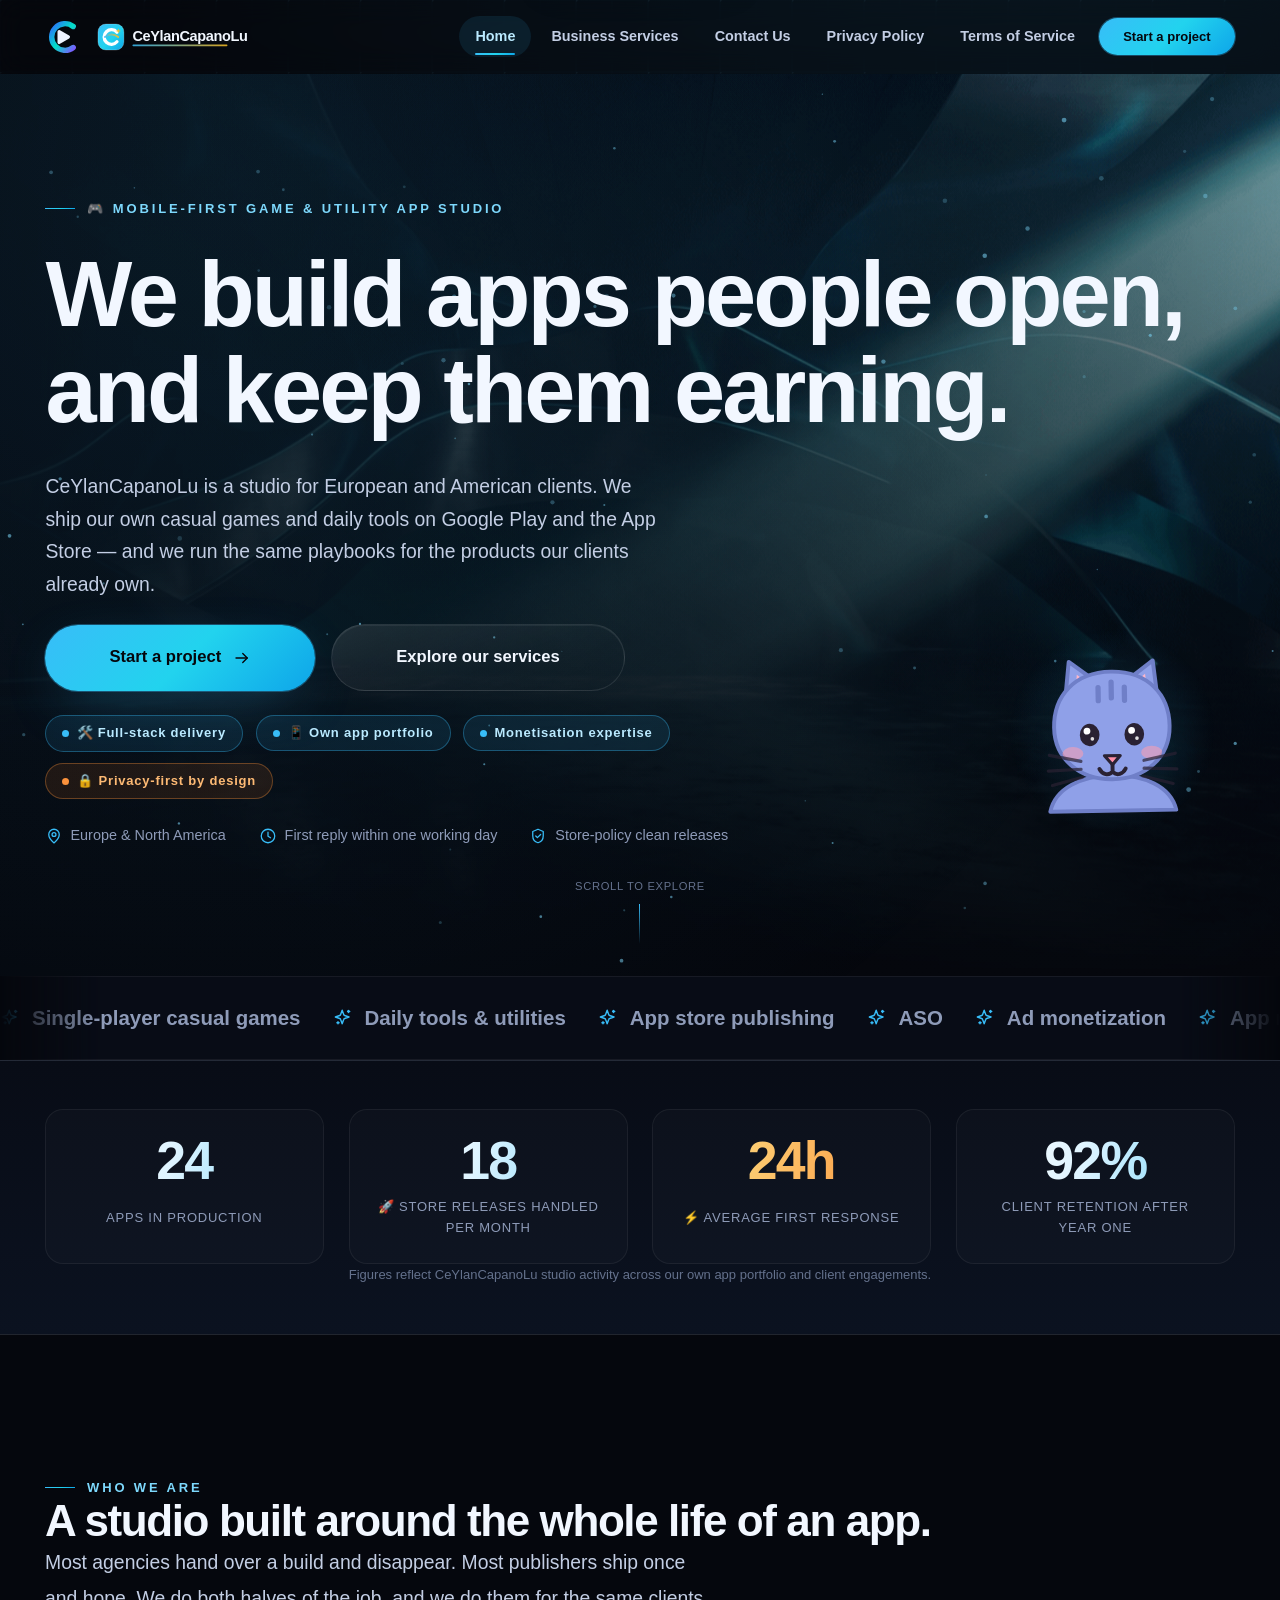
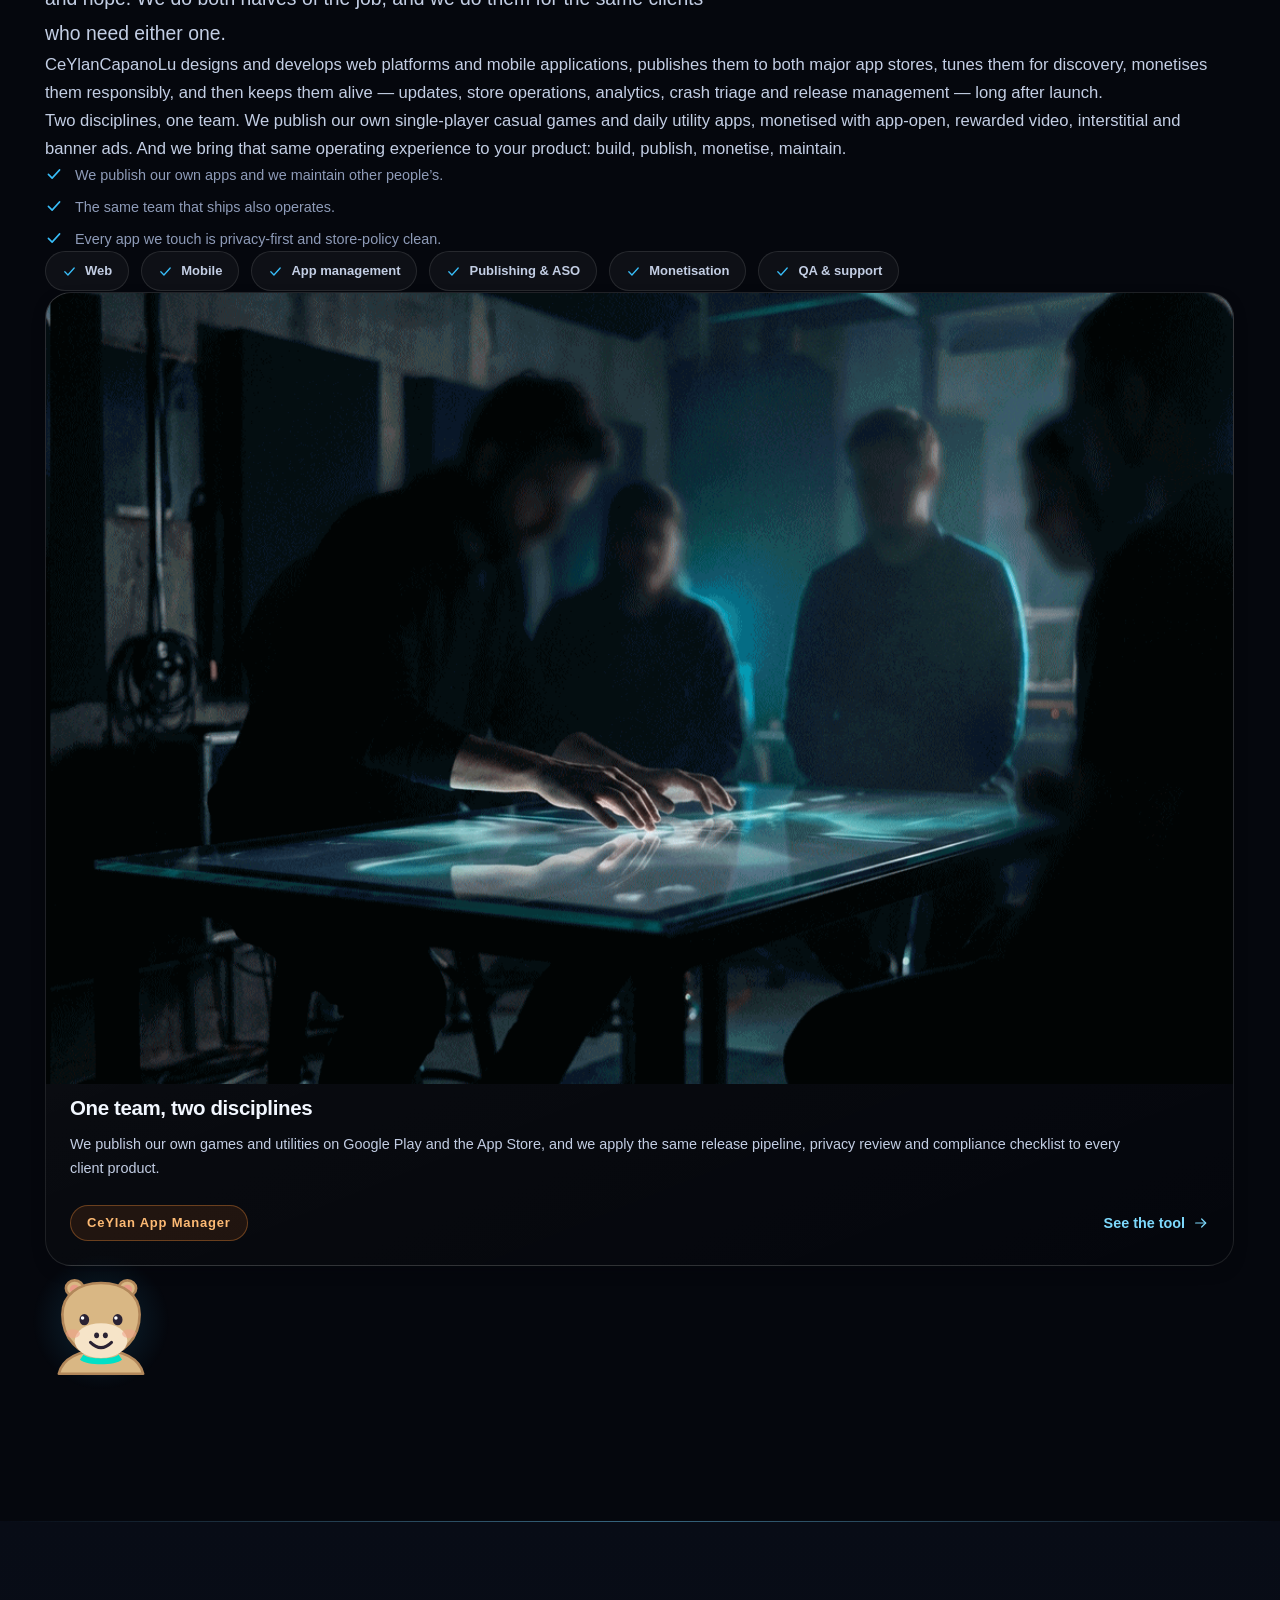
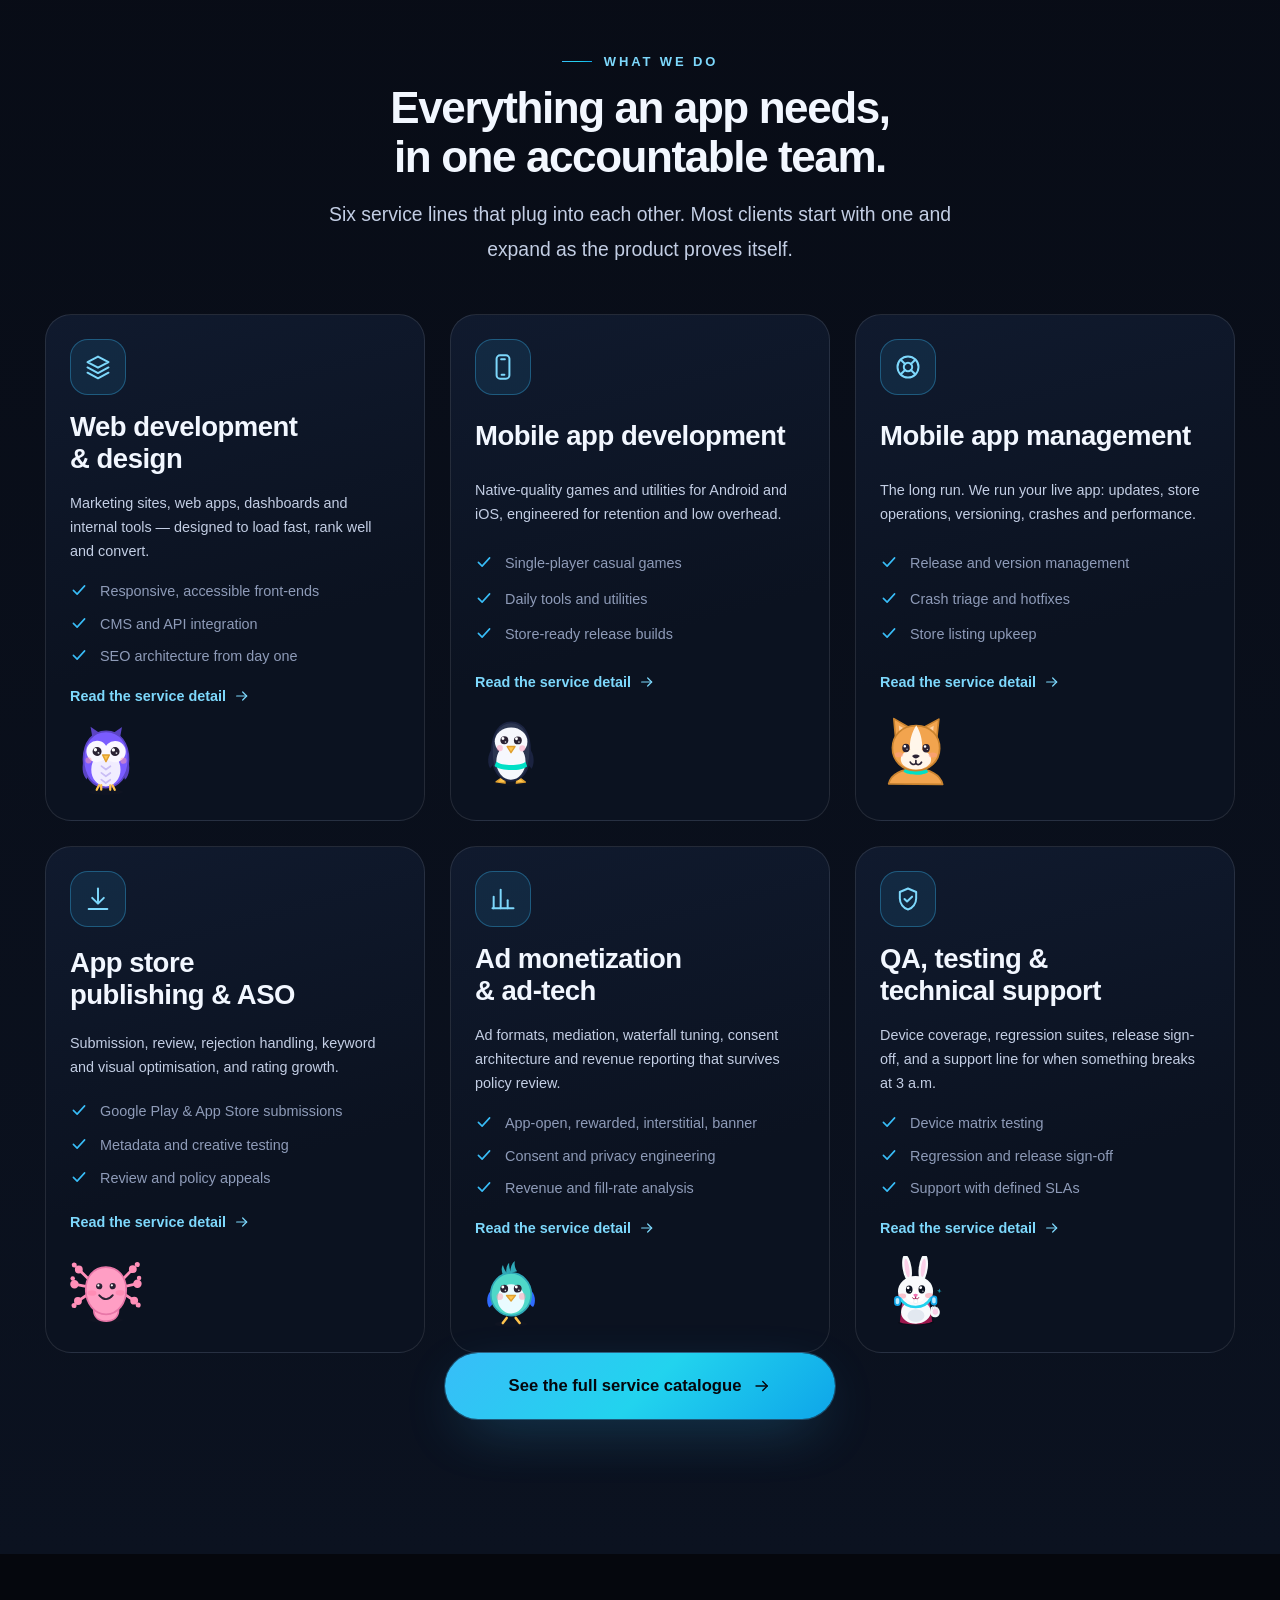
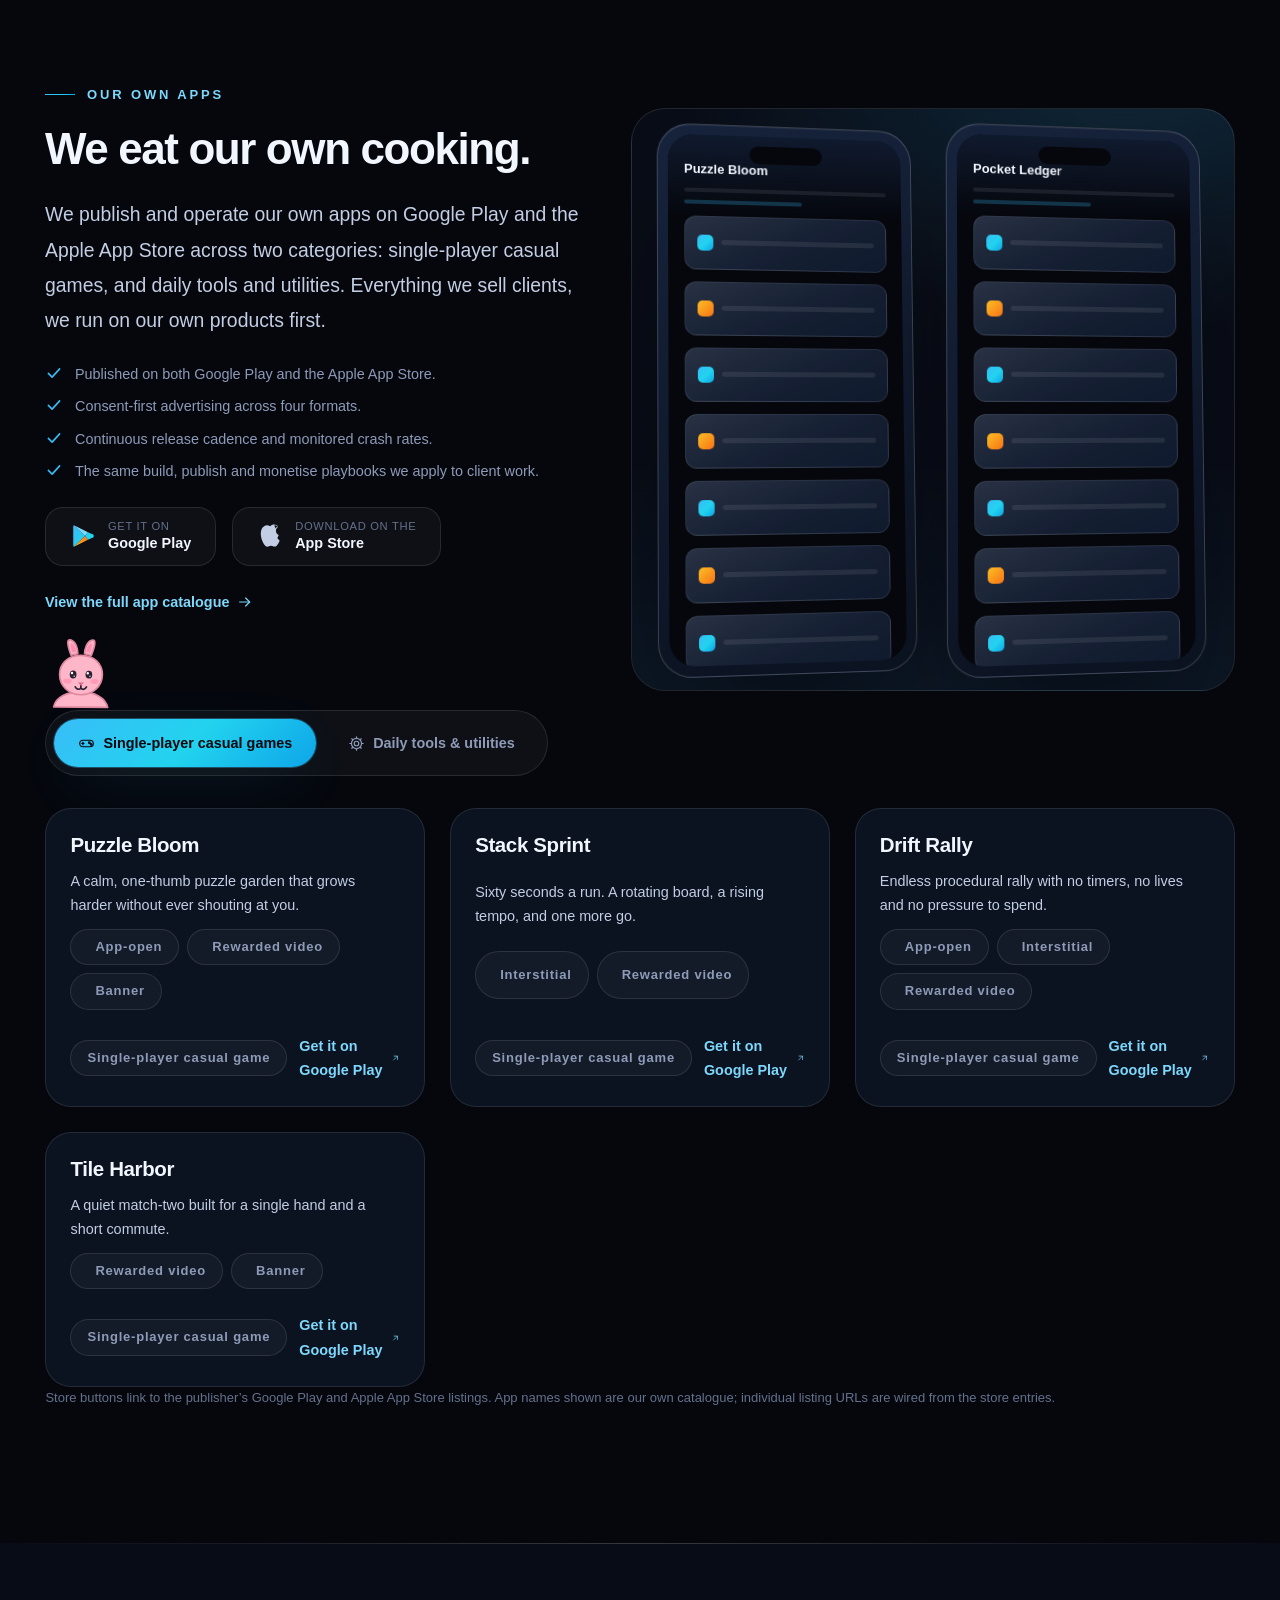
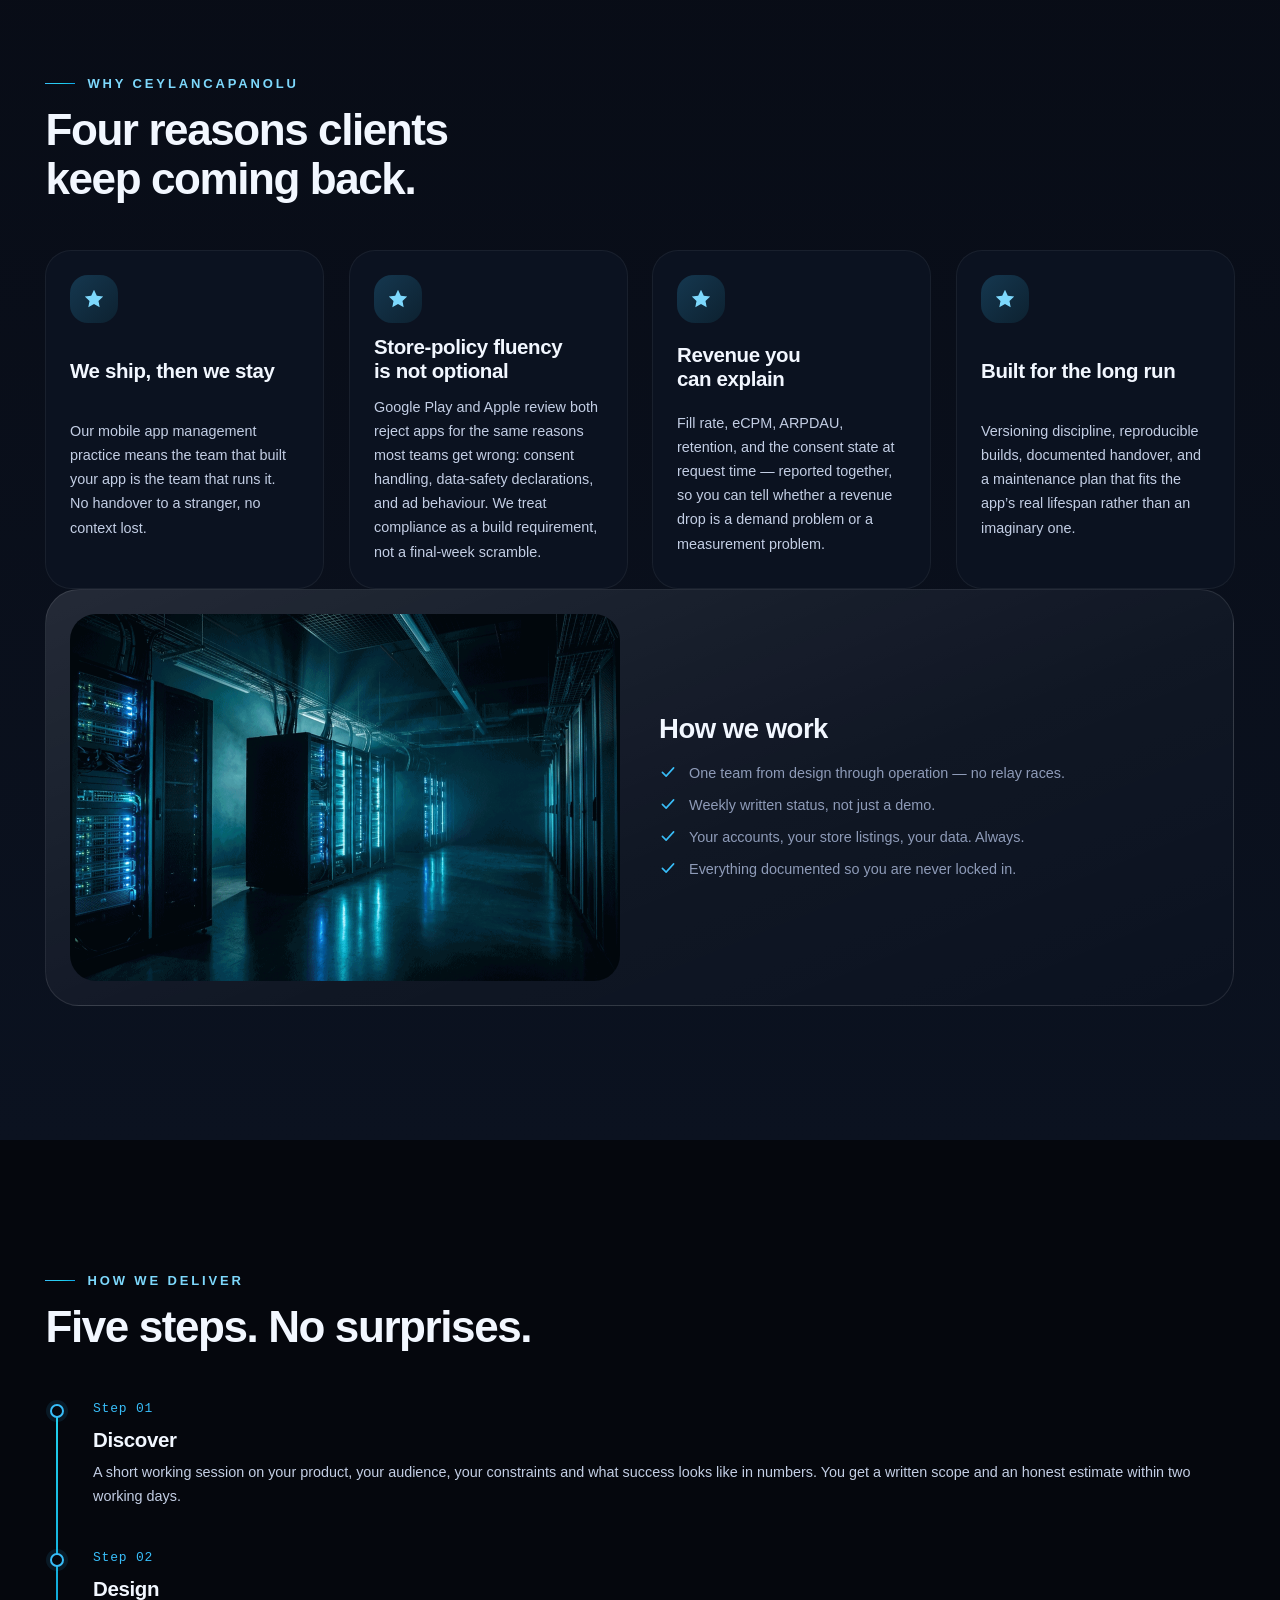
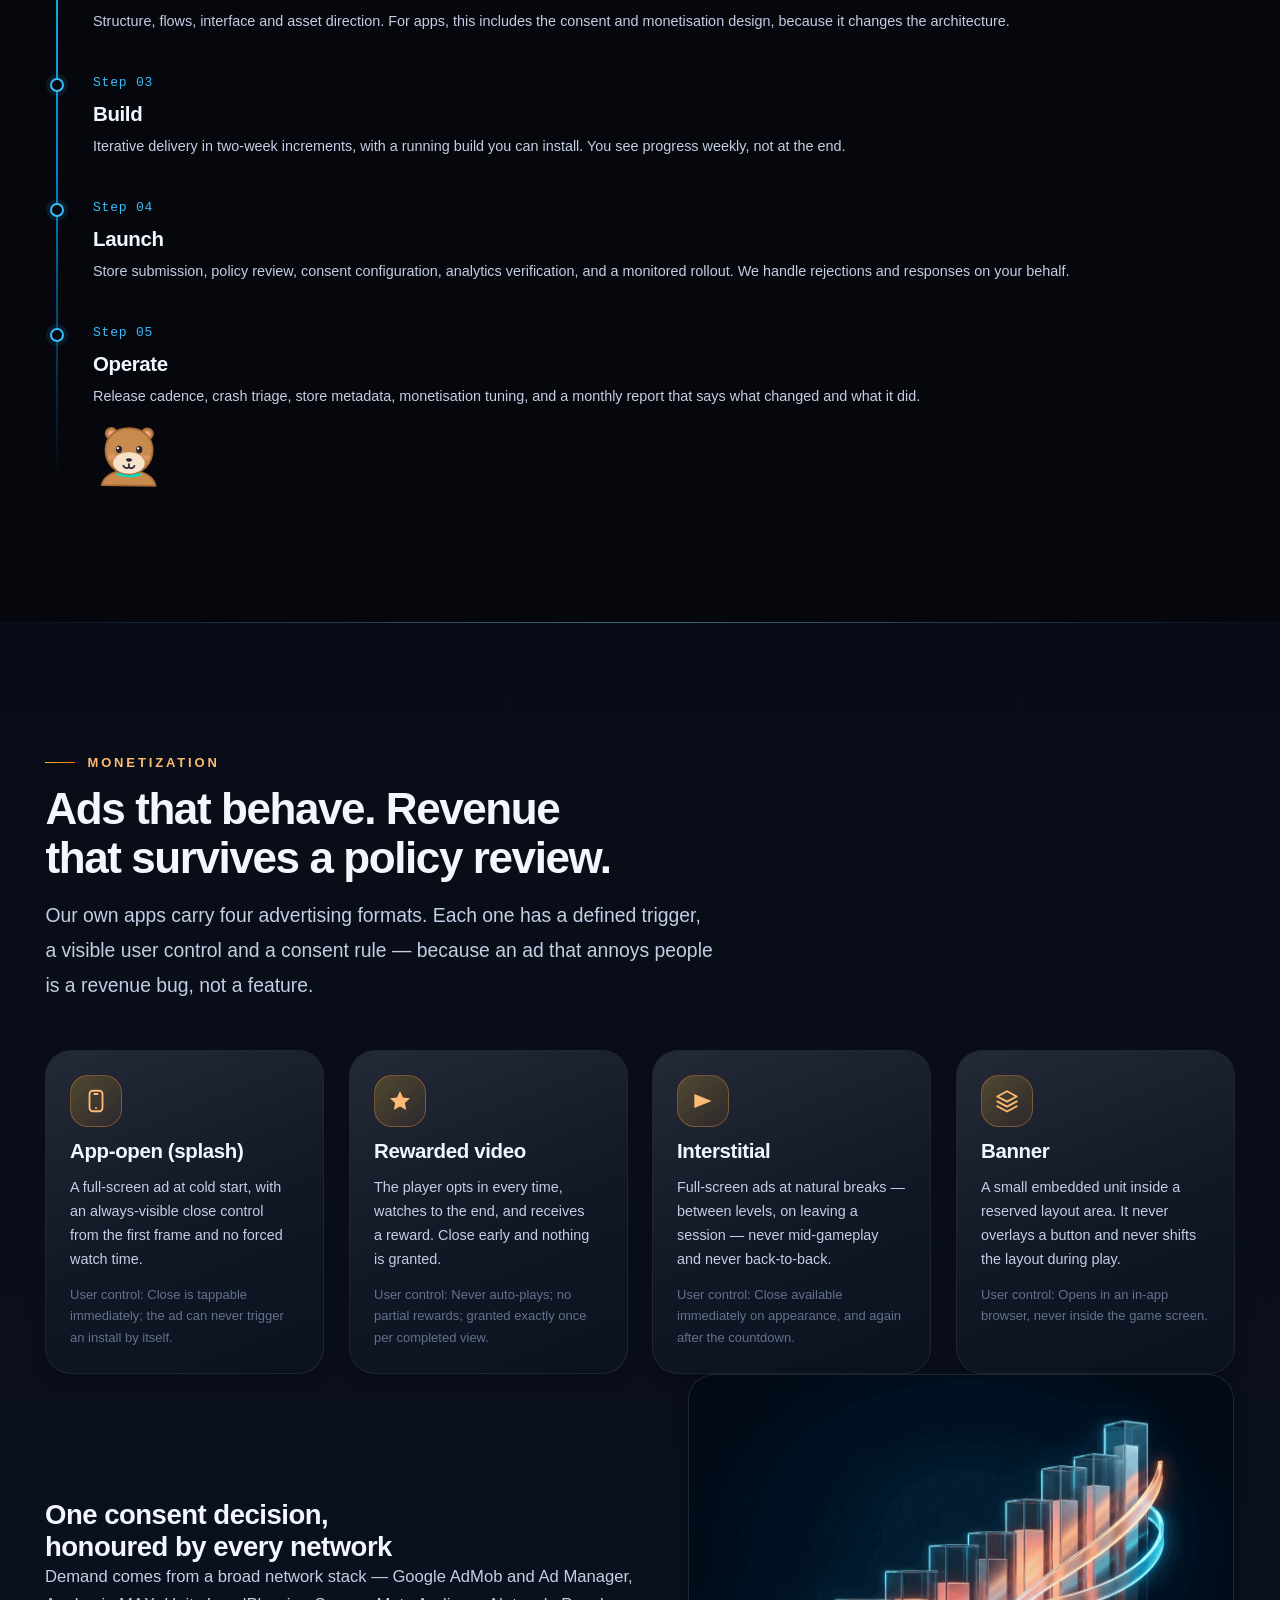
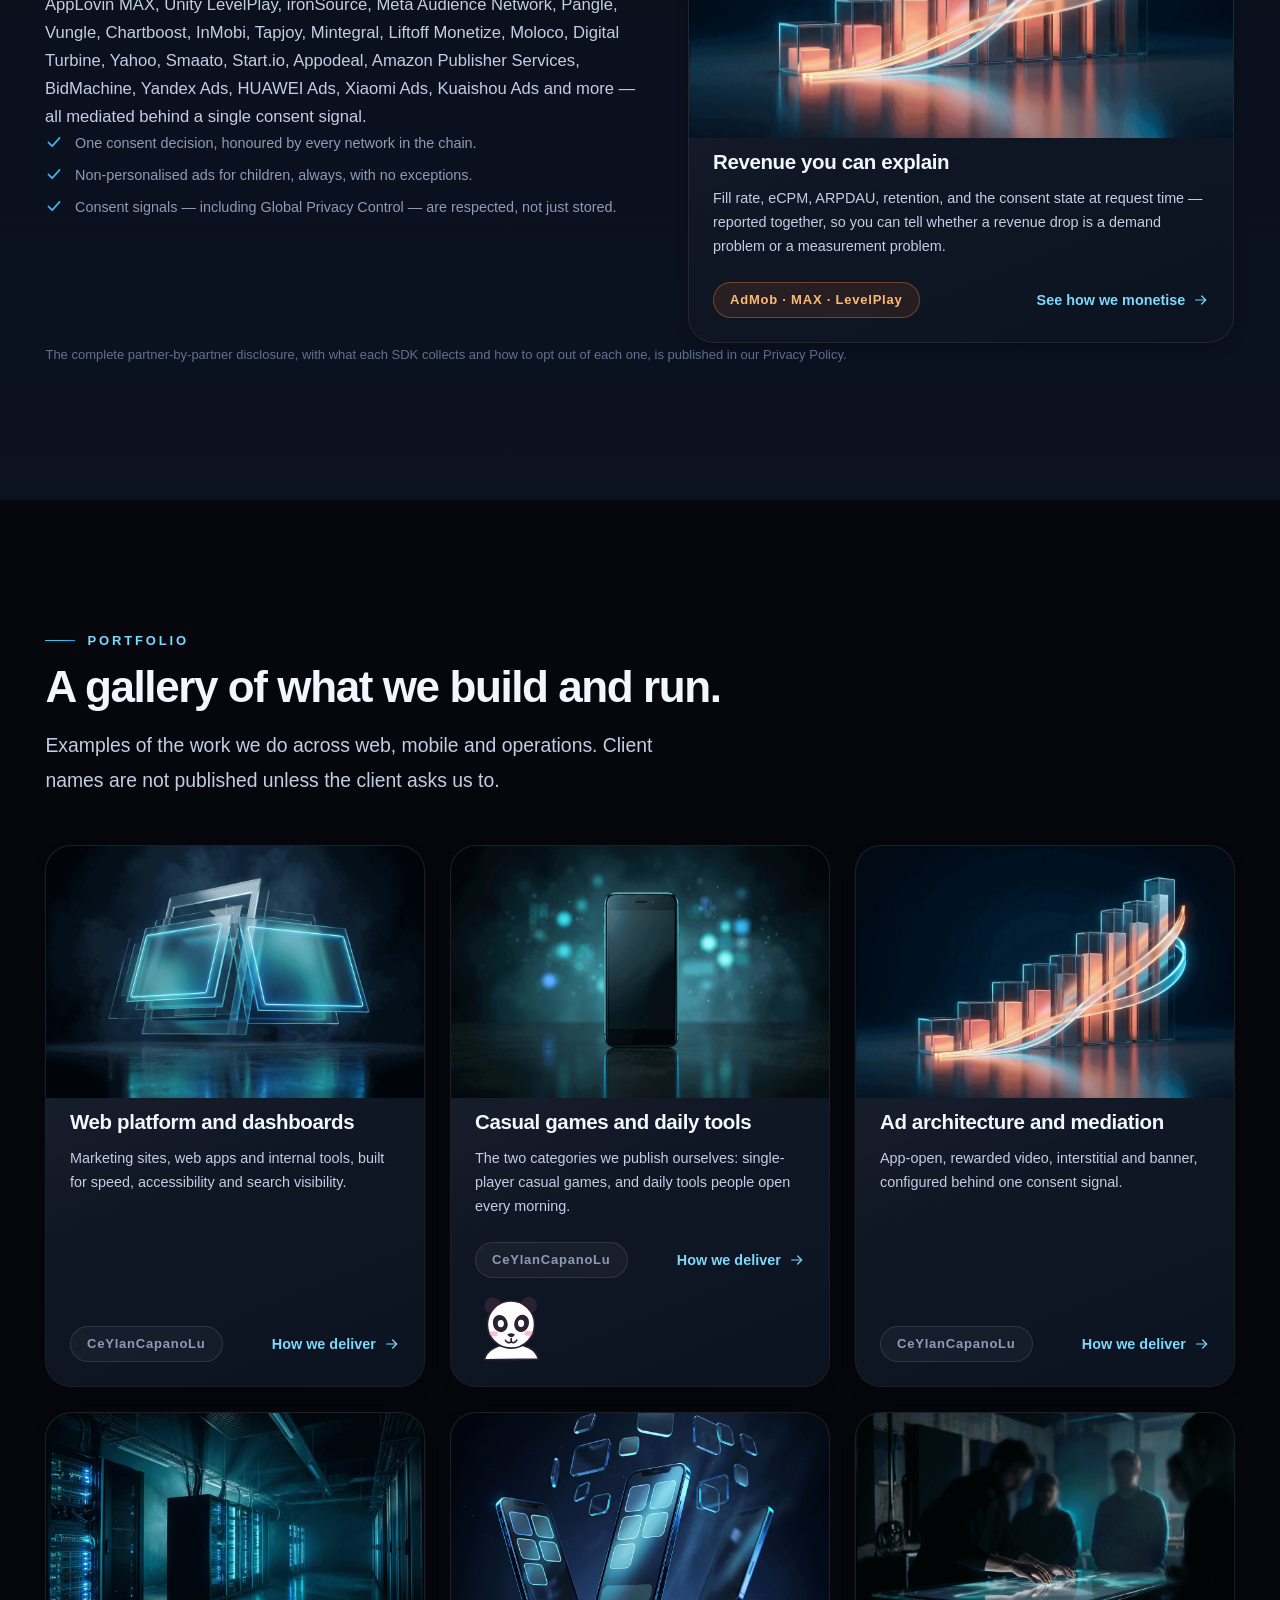
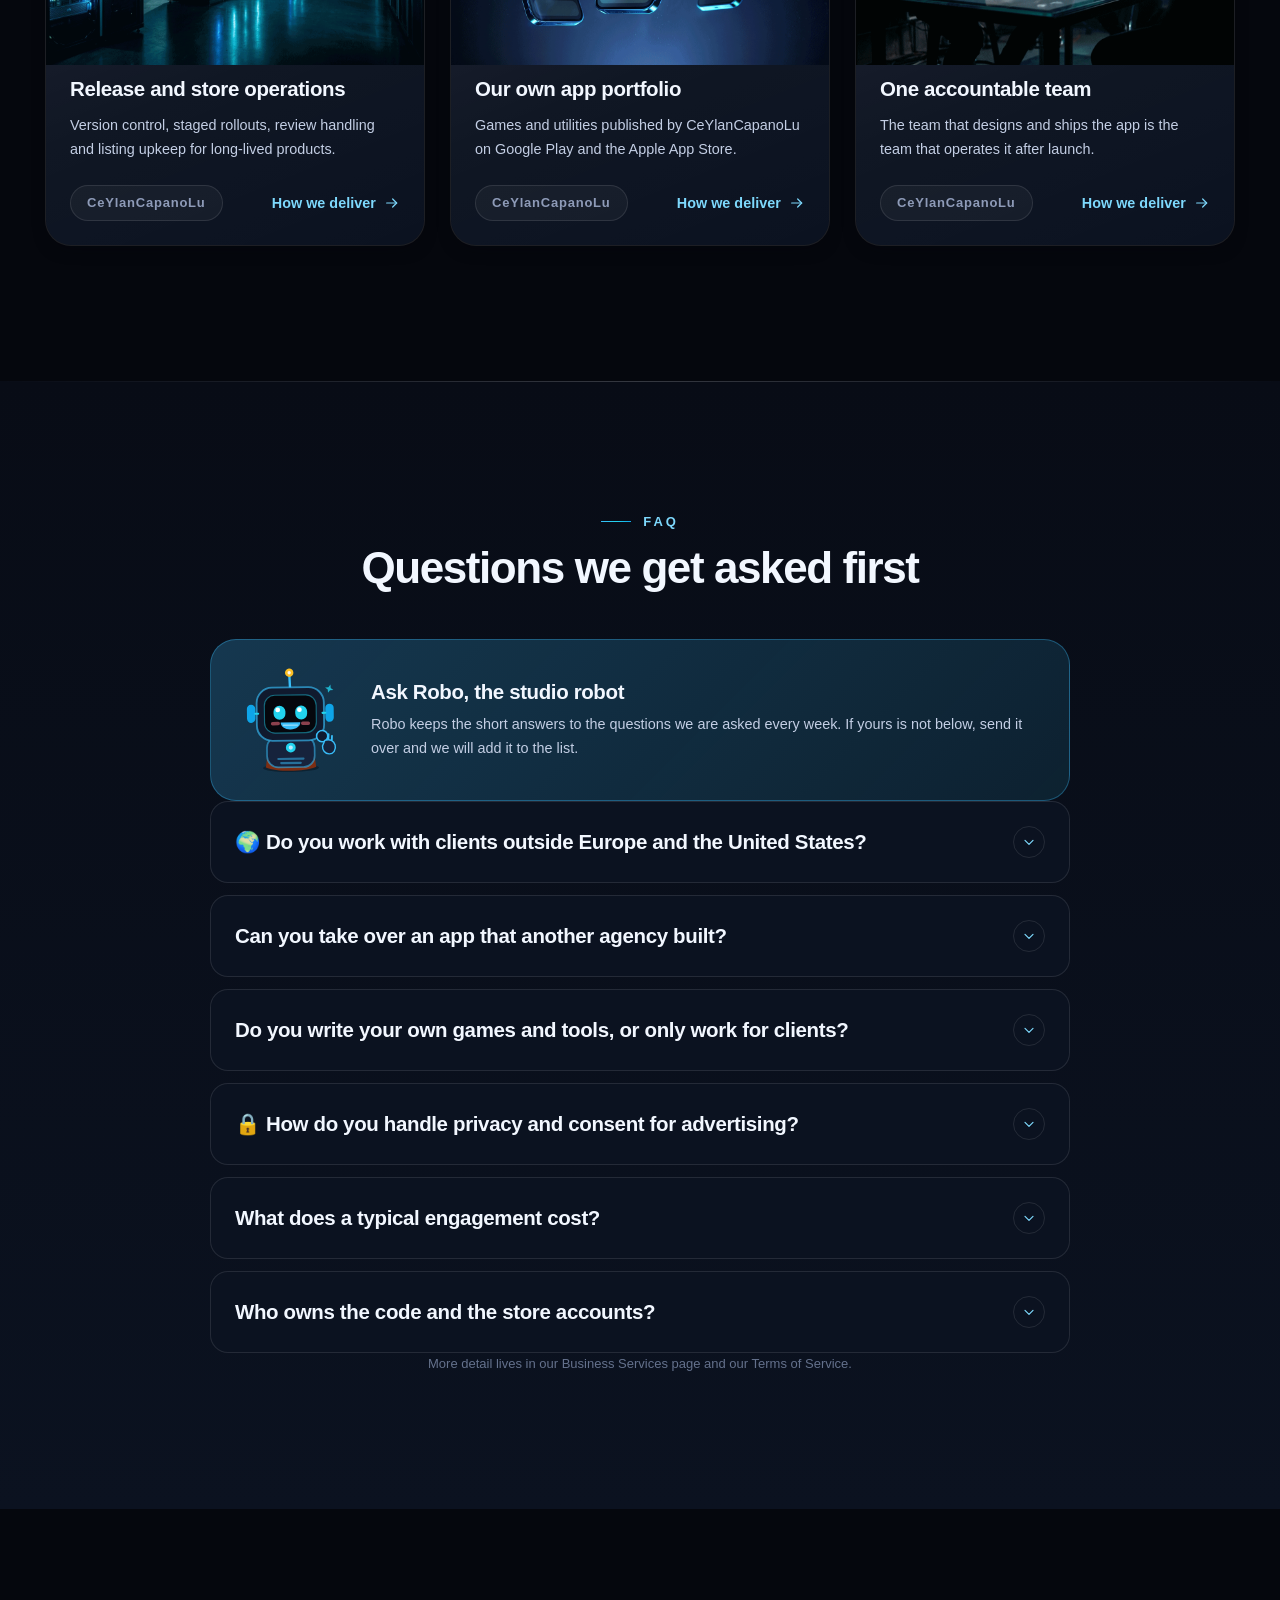
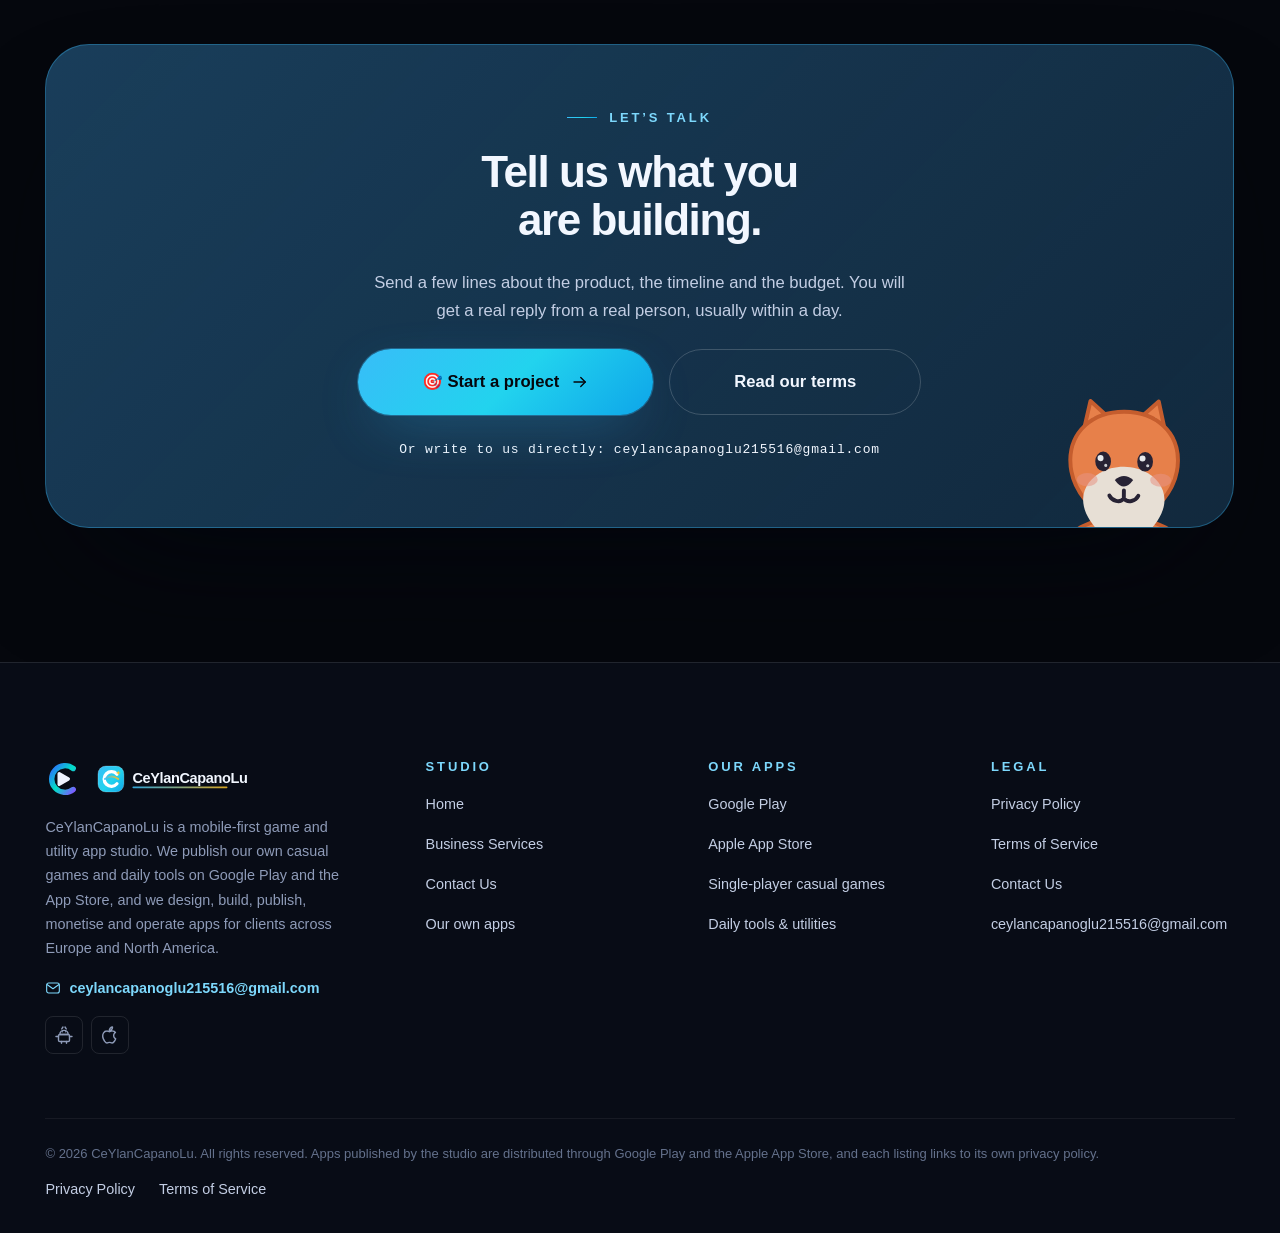
<file: index.html>
<!DOCTYPE html>
<html lang="en" data-motion="on">
<head>
<meta charset="utf-8">
<meta name="viewport" content="width=device-width, initial-scale=1">
<title>CeYlanCapanoLu — Game &amp; Utility App Studio</title>
<meta name="description" content="We publish casual games and daily tools on Google Play and the App Store, and build, monetise and operate mobile apps for clients in Europe and North America.">
<meta name="keywords" content="mobile app studio, game studio, casual game developer, utility app developer, Google Play publisher, App Store developer, app monetization, ad monetization, app management, ASO, app development agency">
<meta name="robots" content="index, follow, max-image-preview:large">
<meta name="author" content="CeYlanCapanoLu">
<meta name="theme-color" content="#05070d">
<link rel="canonical" href="https://yonghengzx.github.io/ceylancapanoglu/">
<meta property="og:type" content="website">
<meta property="og:site_name" content="CeYlanCapanoLu">
<meta property="og:title" content="CeYlanCapanoLu — Game &amp; Utility App Studio">
<meta property="og:description" content="We publish casual games and daily tools on Google Play and the App Store, and build, monetise and operate mobile apps for clients in Europe and North America.">
<meta property="og:url" content="https://yonghengzx.github.io/ceylancapanoglu/">
<meta property="og:image" content="https://yonghengzx.github.io/ceylancapanoglu/images/og-home.png">
<meta property="og:image:width" content="1200">
<meta property="og:image:height" content="630">
<meta property="og:image:alt" content="CeYlanCapanoLu — mobile app studio for games and utility apps">
<meta property="og:locale" content="en_US">
<meta name="twitter:card" content="summary_large_image">
<meta name="twitter:title" content="CeYlanCapanoLu — Game &amp; Utility App Studio">
<meta name="twitter:description" content="We publish casual games and daily tools on Google Play and the App Store, and build, monetise and operate mobile apps for clients in Europe and North America.">
<meta name="twitter:image" content="https://yonghengzx.github.io/ceylancapanoglu/images/og-home.png">
<meta name="twitter:image:alt" content="CeYlanCapanoLu — mobile app studio for games and utility apps">
<link rel="icon" href="images/favicon.svg" type="image/svg+xml">
<link rel="apple-touch-icon" href="images/favicon.svg">
<link rel="stylesheet" href="css/tokens.css">
<link rel="stylesheet" href="css/base.css">
<link rel="stylesheet" href="css/layout.css">
<link rel="stylesheet" href="css/components.css">
<link rel="stylesheet" href="css/animations.css">
<link rel="stylesheet" href="css/motion.css">
<link rel="stylesheet" href="css/pages.css">
<link rel="stylesheet" href="css/responsive.css">
  <link rel="stylesheet" href="css/mascots.css">
<script type="application/ld+json">{
  "@context": "https://schema.org",
  "@type": "Organization",
  "@id": "https://yonghengzx.github.io/ceylancapanoglu/#organization",
  "name": "CeYlanCapanoLu",
  "url": "https://yonghengzx.github.io/ceylancapanoglu/",
  "email": "ceylancapanoglu215516@gmail.com",
  "description": "Mobile-first game and utility app studio publishing single-player casual games and daily tools on Google Play and the Apple App Store, and building, monetising and operating mobile apps for clients across Europe and North America.",
  "sameAs": [
    "https://play.google.com/store/apps/developer?id=CeYlanCapanoLu",
    "https://apps.apple.com/developer/ceylancapanoglu"
  ],
  "knowsAbout": [
    "Mobile app development",
    "Game development",
    "Mobile app management",
    "App store publishing",
    "App store optimisation",
    "Ad monetization",
    "Software quality assurance"
  ]
}</script>
<script type="application/ld+json">{
  "@context": "https://schema.org",
  "@type": "WebSite",
  "@id": "https://yonghengzx.github.io/ceylancapanoglu/#website",
  "url": "https://yonghengzx.github.io/ceylancapanoglu/",
  "name": "CeYlanCapanoLu",
  "description": "CeYlanCapanoLu — mobile-first game and utility app studio for Europe and North America.",
  "inLanguage": "en",
  "publisher": {
    "@id": "https://yonghengzx.github.io/ceylancapanoglu/#organization"
  }
}</script>
<script type="application/ld+json">{
  "@context": "https://schema.org",
  "@type": "SoftwareApplication",
  "@id": "https://yonghengzx.github.io/ceylancapanoglu/#app-portfolio",
  "name": "CeYlanCapanoLu Apps",
  "applicationCategory": "GameApplication",
  "applicationSubCategory": "Single-player casual games; daily tools and utilities",
  "operatingSystem": "Android, iOS",
  "description": "A portfolio of single-player casual games and daily tools and utilities published by CeYlanCapanoLu on Google Play and the Apple App Store.",
  "url": "https://yonghengzx.github.io/ceylancapanoglu/services.html#services-apps",
  "publisher": {
    "@id": "https://yonghengzx.github.io/ceylancapanoglu/#organization"
  },
  "offers": {
    "@type": "Offer",
    "price": "0",
    "priceCurrency": "USD"
  }
}</script>
</head>
<body>
<a class="skip-link" href="#main">Skip to main content</a>
<div class="page-bg" aria-hidden="true"></div>
<div class="page-grid" aria-hidden="true"></div>
<div class="page-grain" aria-hidden="true"></div>
<div class="cursor-glow" aria-hidden="true"></div>
<div class="scroll-progress" aria-hidden="true"></div>
<svg class="visually-hidden" aria-hidden="true" focusable="false" xmlns="http://www.w3.org/2000/svg"><symbol id="i-check" viewBox="0 0 24 24" fill="none" stroke="currentColor" stroke-width="2.1" stroke-linecap="round" stroke-linejoin="round"> <path d="m4.5 12.5 5 5 10-11" fill="none"/> </symbol><symbol id="i-arrow-right" viewBox="0 0 24 24" fill="none" stroke="currentColor" stroke-width="1.8" stroke-linecap="round" stroke-linejoin="round"> <path d="M4 12h15" fill="none"/> <path d="M13 6l6 6-6 6" fill="none"/> </symbol><symbol id="i-arrow-up" viewBox="0 0 24 24" fill="none" stroke="currentColor" stroke-width="1.8" stroke-linecap="round" stroke-linejoin="round"> <path d="M12 20V4" fill="none"/> <path d="M5 11l7-7 7 7" fill="none"/> </symbol><symbol id="i-arrow-up-right" viewBox="0 0 24 24" fill="none" stroke="currentColor" stroke-width="1.8" stroke-linecap="round" stroke-linejoin="round"> <path d="M7 17 17 7" fill="none"/> <path d="M8 7h9v9" fill="none"/> </symbol><symbol id="i-chevron-down" viewBox="0 0 24 24" fill="none" stroke="currentColor" stroke-width="1.8" stroke-linecap="round" stroke-linejoin="round"> <path d="m6 9.5 6 6 6-6" fill="none"/> </symbol><symbol id="i-chevron-right" viewBox="0 0 24 24" fill="none" stroke="currentColor" stroke-width="1.8" stroke-linecap="round" stroke-linejoin="round"> <path d="m9.5 5.5 6.5 6.5-6.5 6.5" fill="none"/> </symbol><symbol id="i-play" viewBox="0 0 24 24" fill="none" stroke="currentColor" stroke-width="1.7" stroke-linecap="round" stroke-linejoin="round"> <path d="M4 5.5v13l16-6.5z" fill="currentColor" stroke="none"/> </symbol><symbol id="i-pause" viewBox="0 0 24 24" fill="none" stroke="currentColor" stroke-width="1.7" stroke-linecap="round" stroke-linejoin="round"> <rect x="6.5" y="4.5" width="3.8" height="15" rx="1.5" fill="none"/> <rect x="13.7" y="4.5" width="3.8" height="15" rx="1.5" fill="none"/> </symbol><symbol id="i-close" viewBox="0 0 24 24" fill="none" stroke="currentColor" stroke-width="1.8" stroke-linecap="round" stroke-linejoin="round"> <path d="M18 6 6 18" fill="none"/> <path d="M6 6l12 12" fill="none"/> </symbol><symbol id="i-plus" viewBox="0 0 24 24" fill="none" stroke="currentColor" stroke-width="1.8" stroke-linecap="round" stroke-linejoin="round"> <path d="M12 5v14" fill="none"/> <path d="M5 12h14" fill="none"/> </symbol><symbol id="i-minus" viewBox="0 0 24 24" fill="none" stroke="currentColor" stroke-width="1.8" stroke-linecap="round" stroke-linejoin="round"> <path d="M5 12h14" fill="none"/> </symbol><symbol id="i-mail" viewBox="0 0 24 24" fill="none" stroke="currentColor" stroke-width="1.7" stroke-linecap="round" stroke-linejoin="round"> <rect x="2.5" y="4.5" width="19" height="15" rx="3" fill="none"/> <path d="m3.5 7 8.5 6 8.5-6" fill="none"/> </symbol><symbol id="i-phone" viewBox="0 0 24 24" fill="none" stroke="currentColor" stroke-width="1.7" stroke-linecap="round" stroke-linejoin="round"> <path d="M22 16.92v3a2 2 0 0 1-2.18 2 19.79 19.79 0 0 1-8.63-3.07 19.5 19.5 0 0 1-6-6A19.79 19.79 0 0 1 2.12 4.18 2 2 0 0 1 4.11 2h3a2 2 0 0 1 2 1.72c.13.96.36 1.9.7 2.81a2 2 0 0 1-.45 2.11L8.09 9.91a16 16 0 0 0 6 6l1.27-1.27a2 2 0 0 1 2.11-.45c.91.34 1.85.57 2.81.7A2 2 0 0 1 22 16.92z" fill="none"/> </symbol><symbol id="i-globe" viewBox="0 0 24 24" fill="none" stroke="currentColor" stroke-width="1.7" stroke-linecap="round" stroke-linejoin="round"> <circle cx="12" cy="12" r="9" fill="none"/> <path d="M3.2 9.5h17.6" fill="none"/> <path d="M3.2 14.5h17.6" fill="none"/> <path d="M12 3c2.6 2.4 4 5.5 4 9s-1.4 6.6-4 9c-2.6-2.4-4-5.5-4-9s1.4-6.6 4-9z" fill="none"/> </symbol><symbol id="i-map-pin" viewBox="0 0 24 24" fill="none" stroke="currentColor" stroke-width="1.7" stroke-linecap="round" stroke-linejoin="round"> <path d="M12 21.2s7-5.8 7-11.2a7 7 0 1 0-14 0c0 5.4 7 11.2 7 11.2z" fill="none"/> <circle cx="12" cy="10" r="2.6" fill="none"/> </symbol><symbol id="i-clock" viewBox="0 0 24 24" fill="none" stroke="currentColor" stroke-width="1.7" stroke-linecap="round" stroke-linejoin="round"> <circle cx="12" cy="12" r="9" fill="none"/> <path d="M12 7v5.3l3.4 2" fill="none"/> </symbol><symbol id="i-shield" viewBox="0 0 24 24" fill="none" stroke="currentColor" stroke-width="1.7" stroke-linecap="round" stroke-linejoin="round"> <path d="M12 3l7 3v5.5c0 4.4-2.9 8.3-7 9.5-4.1-1.2-7-5.1-7-9.5V6z" fill="none"/> <path d="m9 12 2.2 2.2L15.5 10" fill="none"/> </symbol><symbol id="i-lock" viewBox="0 0 24 24" fill="none" stroke="currentColor" stroke-width="1.7" stroke-linecap="round" stroke-linejoin="round"> <rect x="4.5" y="10" width="15" height="10.5" rx="3" fill="none"/> <path d="M8 10V7.5a4 4 0 0 1 8 0V10" fill="none"/> </symbol><symbol id="i-layers" viewBox="0 0 24 24" fill="none" stroke="currentColor" stroke-width="1.7" stroke-linecap="round" stroke-linejoin="round"> <path d="m12 3 9 4.8-9 4.8-9-4.8z" fill="none"/> <path d="m3 12.4 9 4.8 9-4.8" fill="none"/> <path d="m3 16.9 9 4.8 9-4.8" fill="none"/> </symbol><symbol id="i-sparkles" viewBox="0 0 24 24" fill="none" stroke="currentColor" stroke-width="1.7" stroke-linecap="round" stroke-linejoin="round"> <path d="m11 2.6 1.85 5.2a1.8 1.8 0 0 0 1.15 1.15L19.2 10.8l-5.2 1.85a1.8 1.8 0 0 0-1.15 1.15L11 19l-1.85-5.2a1.8 1.8 0 0 0-1.15-1.15L2.8 10.8l5.2-1.85a1.8 1.8 0 0 0 1.15-1.15z" fill="none"/> <path d="M18.6 2.8v2.6" fill="none"/> <path d="M20.1 4.1h-2.6" fill="none"/> <path d="M6 16.4v2.4" fill="none"/> <path d="M7.3 17.6H4.7" fill="none"/> </symbol><symbol id="i-code" viewBox="0 0 24 24" fill="none" stroke="currentColor" stroke-width="1.8" stroke-linecap="round" stroke-linejoin="round"> <path d="m8.5 7.5-5 4.5 5 4.5" fill="none"/> <path d="M15.5 7.5l5 4.5-5 4.5" fill="none"/> <path d="M13.5 4l-3 16" fill="none"/> </symbol><symbol id="i-device" viewBox="0 0 24 24" fill="none" stroke="currentColor" stroke-width="1.7" stroke-linecap="round" stroke-linejoin="round"> <rect x="6" y="2.5" width="12" height="19" rx="3" fill="none"/> <path d="M10.5 5.5h3" fill="none"/> <path d="M12 18.4v.1" fill="none"/> </symbol><symbol id="i-mobile" viewBox="0 0 24 24" fill="none" stroke="currentColor" stroke-width="1.7" stroke-linecap="round" stroke-linejoin="round"> <rect x="6.5" y="2" width="11" height="20" rx="3" fill="none"/> <path d="M10.4 5.4h3.2" fill="none"/> <path d="M10.8 18.6h2.4" fill="none"/> </symbol><symbol id="i-gamepad" viewBox="0 0 24 24" fill="none" stroke="currentColor" stroke-width="1.7" stroke-linecap="round" stroke-linejoin="round"> <rect x="2.4" y="7.4" width="19.2" height="9.2" rx="4.6" fill="none"/> <path d="M6.9 10.4v3.2" fill="none"/> <path d="M5.3 12h3.2" fill="none"/> <circle cx="16" cy="10.9" r="1.1" fill="none"/> <circle cx="18.5" cy="13.4" r="1.1" fill="none"/> </symbol><symbol id="i-rocket" viewBox="0 0 24 24" fill="none" stroke="currentColor" stroke-width="1.7" stroke-linecap="round" stroke-linejoin="round"> <path d="M12 2c3.5 2.4 5.5 6 5.5 9.8L15 15H9l-2.5-3.2C6.5 8 8.5 4.4 12 2z" fill="none"/> <circle cx="12" cy="9.5" r="1.8" fill="none"/> <path d="M9 15c-1.5 1.2-2.2 3-2.4 5 2-.2 3.8-1 5-2.4" fill="none"/> <path d="M15 15c1.5 1.2 2.2 3 2.4 5-2-.2-3.8-1-5-2.4" fill="none"/> </symbol><symbol id="i-chart" viewBox="0 0 24 24" fill="none" stroke="currentColor" stroke-width="1.7" stroke-linecap="round" stroke-linejoin="round"> <path d="M4 20V10" fill="none"/> <path d="M10 20V4" fill="none"/> <path d="M16 20v-7" fill="none"/> <path d="M21 20H3" fill="none"/> </symbol><symbol id="i-users" viewBox="0 0 24 24" fill="none" stroke="currentColor" stroke-width="1.7" stroke-linecap="round" stroke-linejoin="round"> <circle cx="9" cy="8" r="3.4" fill="none"/> <path d="M2.8 19.5c.7-3.2 3.1-5 6.2-5s5.5 1.8 6.2 5" fill="none"/> <path d="M16.4 5.2a3.4 3.4 0 0 1 0 6.4" fill="none"/> <path d="M17.6 14.9c2.1.6 3.5 2.2 3.9 4.6" fill="none"/> </symbol><symbol id="i-download" viewBox="0 0 24 24" fill="none" stroke="currentColor" stroke-width="1.7" stroke-linecap="round" stroke-linejoin="round"> <path d="M12 3v12" fill="none"/> <path d="m7 11 5 5 5-5" fill="none"/> <path d="M4 20.5h16" fill="none"/> </symbol><symbol id="i-apple" viewBox="0 0 24 24" fill="none" stroke="currentColor" stroke-width="1.7" stroke-linecap="round" stroke-linejoin="round"> <path d="M16.4 12.6c0-2.4 2-3.6 2.1-3.6-1.1-1.7-2.9-1.9-3.5-1.9-1.5-.2-2.9.9-3.7.9-.8 0-1.9-.9-3.2-.8-1.6 0-3.1 1-3.9 2.4-1.7 2.9-.4 7.2 1.2 9.6.8 1.1 1.7 2.4 3 2.4 1.2-.1 1.6-.8 3.1-.8 1.4 0 1.8.8 3.1.7 1.3 0 2.1-1.1 2.9-2.3.9-1.3 1.3-2.6 1.3-2.7-.1 0-2.4-.9-2.4-3.9zM14 5.4c.7-.8 1.1-1.9 1-3-1 0-2.1.7-2.8 1.5-.6.7-1.1 1.8-1 2.9 1.1.1 2.2-.6 2.8-1.4z" fill="none"/> </symbol><symbol id="i-android" viewBox="0 0 24 24" fill="none" stroke="currentColor" stroke-width="1.7" stroke-linecap="round" stroke-linejoin="round"> <path d="M7 11.4a5 5 0 0 1 10 0z" fill="none"/> <path d="M9.3 4.7 10.8 2.4" fill="none"/> <path d="M14.7 4.7 13.2 2.4" fill="none"/> <rect x="5.4" y="11.4" width="13.2" height="8.4" rx="1.6" fill="none"/> <path d="M5.4 13.8H2.4" fill="none"/> <path d="M18.6 13.8h3" fill="none"/> <path d="M9 19.8v2" fill="none"/> <path d="M15 19.8v2" fill="none"/> <circle cx="9.9" cy="8" r="0.85" fill="currentColor" stroke="none"/> <circle cx="14.1" cy="8" r="0.85" fill="currentColor" stroke="none"/> </symbol><symbol id="i-star" viewBox="0 0 24 24" fill="currentColor"> <path d="m12 2.8 2.8 5.9 6.4.8-4.7 4.4 1.2 6.3L12 17l-5.7 3.2 1.2-6.3-4.7-4.4 6.4-.8z" fill="currentColor" stroke="none"/> </symbol><symbol id="i-paw" viewBox="0 0 24 24" fill="currentColor"> <ellipse cx="6.6" cy="9.4" rx="2.5" ry="3.2" fill="currentColor" stroke="none"/> <ellipse cx="17.4" cy="9.4" rx="2.5" ry="3.2" fill="currentColor" stroke="none"/> <ellipse cx="10.4" cy="5.6" rx="2.3" ry="3" fill="currentColor" stroke="none"/> <ellipse cx="14.6" cy="5.8" rx="2.3" ry="3" fill="currentColor" stroke="none"/> <path d="M12 12.4c3.6 0 6.2 2.5 6.2 5 0 1.8-1.4 2.9-3.2 2.6-1.4-.2-2-.9-3-.9s-1.6.7-3 .9c-1.8.3-3.2-.8-3.2-2.6 0-2.5 2.6-5 6.2-5z" fill="currentColor" stroke="none"/> </symbol><symbol id="i-quote" viewBox="0 0 24 24" fill="currentColor"> <path d="M10 6.6C7.1 7.9 5.2 10.2 5.2 13c0 2.5 1.5 4.1 3.6 4.1 1.8 0 3-1.2 3-2.9 0-1.6-1.2-2.8-2.7-2.8h-.5c.2-1.2 1.1-2.4 2.4-3.2z" fill="currentColor" stroke="none"/> <path d="M20.8 6.6C17.9 7.9 16 10.2 16 13c0 2.5 1.5 4.1 3.6 4.1 1.8 0 3-1.2 3-2.9 0-1.6-1.2-2.8-2.7-2.8h-.5c.2-1.2 1.1-2.4 2.4-3.2z" fill="currentColor" stroke="none"/> </symbol><symbol id="i-crosshair" viewBox="0 0 24 24" fill="none" stroke="currentColor" stroke-width="1.7" stroke-linecap="round" stroke-linejoin="round"> <circle cx="12" cy="12" r="8.2" fill="none"/> <path d="M12 2.4v4.1" fill="none"/> <path d="M12 17.5v4.1" fill="none"/> <path d="M2.4 12h4.1" fill="none"/> <path d="M17.5 12h4.1" fill="none"/> <circle cx="12" cy="12" r="1.7" fill="none"/> </symbol><symbol id="i-palette" viewBox="0 0 24 24" fill="none" stroke="currentColor" stroke-width="1.7" stroke-linecap="round" stroke-linejoin="round"> <path d="M12 21a9 9 0 1 1 0-18c4.97 0 9 3.58 9 8 0 2.2-1.8 4-4 4h-2.2a1.9 1.9 0 0 0-1.5 3.1l.4.6A1.9 1.9 0 0 1 12 21z" fill="none"/> <circle cx="7.6" cy="11.4" r="1.1" fill="none"/> <circle cx="11" cy="7.4" r="1.1" fill="none"/> <circle cx="16" cy="9.4" r="1.1" fill="none"/> </symbol><symbol id="i-brush" viewBox="0 0 24 24" fill="none" stroke="currentColor" stroke-width="1.7" stroke-linecap="round" stroke-linejoin="round"> <path d="m9.5 11.5 7.6-7.6a2.85 2.85 0 1 1 4.03 4.03l-7.6 7.6" fill="none"/> <path d="M7.6 14.4c-1.7 0-3 1.4-3 3.1 0 1.4-2.6 1.6-2 2.1 1.1 1.1 2.5 2.1 4 2.1 2.3 0 4.1-1.9 4.1-4.2a3 3 0 0 0-3.1-3.1z" fill="none"/> </symbol><symbol id="i-gear" viewBox="0 0 24 24" fill="none" stroke="currentColor" stroke-width="1.7" stroke-linecap="round" stroke-linejoin="round"> <circle cx="12" cy="12" r="3.2" fill="none"/> <circle cx="12" cy="12" r="7.1" fill="none"/> <path d="M19.1 12h2.3" fill="none"/> <path d="M12 19.1v2.3" fill="none"/> <path d="M4.9 12H2.6" fill="none"/> <path d="M12 4.9V2.6" fill="none"/> <path d="m17.02 17.02 1.63 1.63" fill="none"/> <path d="m6.98 6.98-1.63-1.63" fill="none"/> <path d="m17.02 6.98 1.63-1.63" fill="none"/> <path d="m6.98 17.02-1.63 1.63" fill="none"/> </symbol><symbol id="i-file" viewBox="0 0 24 24" fill="none" stroke="currentColor" stroke-width="1.7" stroke-linecap="round" stroke-linejoin="round"> <path d="M13.5 3H7a2.5 2.5 0 0 0-2.5 2.5v13A2.5 2.5 0 0 0 7 21h10a2.5 2.5 0 0 0 2.5-2.5V9z" fill="none"/> <path d="M13.5 3v4.5a1.5 1.5 0 0 0 1.5 1.5h4.5" fill="none"/> <path d="M8.5 13.5h7" fill="none"/> <path d="M8.5 17h5" fill="none"/> </symbol><symbol id="i-support" viewBox="0 0 24 24" fill="none" stroke="currentColor" stroke-width="1.7" stroke-linecap="round" stroke-linejoin="round"> <circle cx="12" cy="12" r="9" fill="none"/> <circle cx="12" cy="12" r="3.6" fill="none"/> <path d="m5.8 5.8 3.9 3.9" fill="none"/> <path d="m14.3 14.3 3.9 3.9" fill="none"/> <path d="m18.2 5.8-3.9 3.9" fill="none"/> <path d="m9.7 14.3-3.9 3.9" fill="none"/> </symbol><symbol id="i-bolt" viewBox="0 0 24 24" fill="none" stroke="currentColor" stroke-width="1.7" stroke-linecap="round" stroke-linejoin="round"> <path d="M13.5 2.5 5 13.5h5.5L10 21.5l8.5-11H13z" fill="none"/> </symbol><symbol id="i-heart" viewBox="0 0 24 24" fill="none" stroke="currentColor" stroke-width="1.7" stroke-linecap="round" stroke-linejoin="round"> <path d="M12 20s-7.5-4.6-7.5-9.4A4.1 4.1 0 0 1 12 8a4.1 4.1 0 0 1 7.5 2.6C19.5 15.4 12 20 12 20z" fill="none"/> </symbol><symbol id="i-cloud" viewBox="0 0 24 24" fill="none" stroke="currentColor" stroke-width="1.7" stroke-linecap="round" stroke-linejoin="round"> <path d="M7 18.5a4.2 4.2 0 0 1-.5-8.4 5.6 5.6 0 0 1 10.8-1.2A4 4 0 0 1 17.5 18.5z" fill="none"/> </symbol><symbol id="i-menu" viewBox="0 0 24 24" fill="none" stroke="currentColor" stroke-width="1.8" stroke-linecap="round" stroke-linejoin="round"> <path d="M4 6h16" fill="none"/> <path d="M4 12h16" fill="none"/> <path d="M4 18h16" fill="none"/> </symbol></svg>
<header class="site-header" id="site-header">
  <div class="site-header__inner">
    <a class="brand" href="./" aria-label="CeYlanCapanoLu — back to the home page">
      <span class="brand__mark"><img src="images/svg/logo-mark.svg" alt="" width="40" height="40" decoding="async"></span>
      <span class="brand__word"><img src="images/logo.svg" alt="CeYlanCapanoLu" width="152" height="28" decoding="async"></span>
    </a>
    <nav class="nav" aria-label="Primary">
      <ul class="nav__list"><li><a class="nav__link" href="./" aria-current="page">Home</a></li><li><a class="nav__link" href="services.html">Business Services</a></li><li><a class="nav__link" href="contact.html">Contact Us</a></li><li><a class="nav__link" href="privacy.html">Privacy Policy</a></li><li><a class="nav__link" href="terms.html">Terms of Service</a></li></ul>
      <div class="nav__actions">
        <a class="btn btn--primary btn--sm" href="contact.html" data-magnetic="0.2">Start a project</a>
      </div>
    </nav>
    <button class="nav-toggle" type="button" aria-expanded="false" aria-controls="mobile-drawer" aria-label="Open menu">
      <span class="nav-toggle__bars" aria-hidden="true"><span></span><span></span><span></span></span>
    </button>
  </div>
</header>
<div class="mobile-drawer" id="mobile-drawer" aria-hidden="true" aria-label="Mobile menu">
  <ul class="mobile-drawer__list"><li><a class="mobile-drawer__link" href="./" aria-current="page">Home<svg class="" aria-hidden="true" focusable="false" viewBox="0 0 24 24"><use href="#i-arrow-right"></use></svg></a></li><li><a class="mobile-drawer__link" href="services.html">Business Services<svg class="" aria-hidden="true" focusable="false" viewBox="0 0 24 24"><use href="#i-arrow-right"></use></svg></a></li><li><a class="mobile-drawer__link" href="contact.html">Contact Us<svg class="" aria-hidden="true" focusable="false" viewBox="0 0 24 24"><use href="#i-arrow-right"></use></svg></a></li><li><a class="mobile-drawer__link" href="privacy.html">Privacy Policy<svg class="" aria-hidden="true" focusable="false" viewBox="0 0 24 24"><use href="#i-arrow-right"></use></svg></a></li><li><a class="mobile-drawer__link" href="terms.html">Terms of Service<svg class="" aria-hidden="true" focusable="false" viewBox="0 0 24 24"><use href="#i-arrow-right"></use></svg></a></li></ul>
  <div class="mobile-drawer__actions">
    <a class="btn btn--primary btn--block" href="contact.html">Start a project</a>
    <a class="btn btn--ghost btn--block" href="mailto:ceylancapanoglu215516@gmail.com">ceylancapanoglu215516@gmail.com</a>
  </div>
  <div class="mobile-drawer__foot">
    <span>Studio hours: Monday to Friday, 09:00–18:00 CET</span>
    <span>First reply within one working day</span>
  </div>
</div>
<main id="main">
<section class="hero" id="hero"><div class="hero__media" data-parallax="scale" data-parallax-scale="1.08"><img src="images/hero-studio.png" alt="CeYlanCapanoLu studio workspace lit in deep blue, with a phone showing a casual puzzle game beside a stack of daily utility app screens" fetchpriority="high" decoding="async"></div><div class="hero__scrim" aria-hidden="true"></div><canvas data-particles="72" aria-hidden="true"></canvas><div class="light-streak light-streak--wide" aria-hidden="true"><span></span></div><div class="hero__inner"><span class="eyebrow hero__anim">🎮 Mobile-first game &amp; utility app studio</span><h1 class="hero__title hero__anim"><span class="reveal" data-reveal-delay="80">We build apps people open,</span> <span class="reveal" data-reveal-delay="200">and keep them earning.</span></h1><div class="hero__content"><p class="hero__lead hero__anim">CeYlanCapanoLu is a studio for European and American clients. We ship our own casual games and daily tools on Google Play and the App Store — and we run the same playbooks for the products our clients already own.</p><div class="hero__actions hero__anim"><a class="btn btn--primary btn--lg" href="contact.html" data-magnetic="0.2">Start a project<svg class="" aria-hidden="true" focusable="false" viewBox="0 0 24 24"><use href="#i-arrow-right"></use></svg></a><a class="btn btn--glass btn--lg" href="services.html">Explore our services</a></div><div class="hero__badges hero__anim"><span class="badge"><span class="badge__dot"></span>🛠️ Full-stack delivery</span><span class="badge"><span class="badge__dot"></span>📱 Own app portfolio</span><span class="badge"><span class="badge__dot"></span>Monetisation expertise</span><span class="badge badge--warm"><span class="badge__dot"></span>🔒 Privacy-first by design</span></div><div class="hero__meta hero__anim"><span class="hero__meta-item"><svg class="" aria-hidden="true" focusable="false" viewBox="0 0 24 24"><use href="#i-map-pin"></use></svg>Europe &amp; North America</span><span class="hero__meta-item"><svg class="" aria-hidden="true" focusable="false" viewBox="0 0 24 24"><use href="#i-clock"></use></svg>First reply within one working day</span><span class="hero__meta-item"><svg class="" aria-hidden="true" focusable="false" viewBox="0 0 24 24"><use href="#i-shield"></use></svg>Store-policy clean releases</span></div></div><span class="mascot mascot--lg mascot--float mascot--glow mascot-hero" data-mascot="cat"><img src="images/svg/mascot-cat.svg" alt="" loading="lazy" decoding="async"></span></div><div class="scroll-hint" aria-hidden="true"><span>Scroll to explore</span><span class="scroll-hint__line"></span></div></section><div class="marquee" aria-hidden="true"><div class="marquee__track" data-marquee><span class="marquee__item"><svg class="" aria-hidden="true" focusable="false" viewBox="0 0 24 24"><use href="#i-sparkles"></use></svg>Single-player casual games</span><span class="marquee__item"><svg class="" aria-hidden="true" focusable="false" viewBox="0 0 24 24"><use href="#i-sparkles"></use></svg>Daily tools &amp; utilities</span><span class="marquee__item"><svg class="" aria-hidden="true" focusable="false" viewBox="0 0 24 24"><use href="#i-sparkles"></use></svg>App store publishing</span><span class="marquee__item"><svg class="" aria-hidden="true" focusable="false" viewBox="0 0 24 24"><use href="#i-sparkles"></use></svg>ASO</span><span class="marquee__item"><svg class="" aria-hidden="true" focusable="false" viewBox="0 0 24 24"><use href="#i-sparkles"></use></svg>Ad monetization</span><span class="marquee__item"><svg class="" aria-hidden="true" focusable="false" viewBox="0 0 24 24"><use href="#i-sparkles"></use></svg>App management</span><span class="marquee__item"><svg class="" aria-hidden="true" focusable="false" viewBox="0 0 24 24"><use href="#i-sparkles"></use></svg>QA &amp; device matrix</span><span class="marquee__item"><svg class="" aria-hidden="true" focusable="false" viewBox="0 0 24 24"><use href="#i-sparkles"></use></svg>Technical support</span><span class="marquee__item"><svg class="" aria-hidden="true" focusable="false" viewBox="0 0 24 24"><use href="#i-sparkles"></use></svg>Hosting &amp; maintenance</span></div></div><section class="stats-band" aria-labelledby="stats-heading"><div class="container"><h2 class="visually-hidden" id="stats-heading">Studio activity at a glance</h2><div class="stats-band__grid"><div class="stat-card reveal" data-reveal-delay="80"><span class="stat-card__value count-up" data-count="24">24</span><span class="stat-card__label">Apps in production</span></div><div class="stat-card reveal" data-reveal-delay="120"><span class="stat-card__value count-up" data-count="18">18</span><span class="stat-card__label">🚀 Store releases handled per month</span></div><div class="stat-card reveal" data-reveal-delay="160"><span class="stat-card__value stat-card__value--warm count-up" data-count="24" data-suffix="h">24h</span><span class="stat-card__label">⚡ Average first response</span></div><div class="stat-card reveal" data-reveal-delay="200"><span class="stat-card__value count-up" data-count="92" data-suffix="%">92%</span><span class="stat-card__label">Client retention after year one</span></div></div><p class="field__hint text-center">Figures reflect CeYlanCapanoLu studio activity across our own app portfolio and client engagements.</p></div></section><section class="section" aria-labelledby="intro-heading"><div class="container"><div class="grid--split"><div class="reveal" data-reveal-delay="80"><span class="eyebrow">Who we are</span><h2 class="title-lg" id="intro-heading">A studio built around the whole life of an app.</h2><p class="lead">Most agencies hand over a build and disappear. Most publishers ship once and hope. We do both halves of the job, and we do them for the same clients who need either one.</p><p class="body-text">CeYlanCapanoLu designs and develops web platforms and mobile applications, publishes them to both major app stores, tunes them for discovery, monetises them responsibly, and then keeps them alive — updates, store operations, analytics, crash triage and release management — long after launch.</p><p class="body-text">Two disciplines, one team. We publish our own single-player casual games and daily utility apps, monetised with app-open, rewarded video, interstitial and banner ads. And we bring that same operating experience to your product: build, publish, monetise, maintain.</p><ul class="service-card__list"><li><svg class="" aria-hidden="true" focusable="false" viewBox="0 0 24 24"><use href="#i-check"></use></svg><span>We publish our own apps and we maintain other people’s.</span></li><li><svg class="" aria-hidden="true" focusable="false" viewBox="0 0 24 24"><use href="#i-check"></use></svg><span>The same team that ships also operates.</span></li><li><svg class="" aria-hidden="true" focusable="false" viewBox="0 0 24 24"><use href="#i-check"></use></svg><span>Every app we touch is privacy-first and store-policy clean.</span></li></ul><div class="chip-row"><span class="chip"><svg class="" aria-hidden="true" focusable="false" viewBox="0 0 24 24"><use href="#i-check"></use></svg>Web</span><span class="chip"><svg class="" aria-hidden="true" focusable="false" viewBox="0 0 24 24"><use href="#i-check"></use></svg>Mobile</span><span class="chip"><svg class="" aria-hidden="true" focusable="false" viewBox="0 0 24 24"><use href="#i-check"></use></svg>App management</span><span class="chip"><svg class="" aria-hidden="true" focusable="false" viewBox="0 0 24 24"><use href="#i-check"></use></svg>Publishing &amp; ASO</span><span class="chip"><svg class="" aria-hidden="true" focusable="false" viewBox="0 0 24 24"><use href="#i-check"></use></svg>Monetisation</span><span class="chip"><svg class="" aria-hidden="true" focusable="false" viewBox="0 0 24 24"><use href="#i-check"></use></svg>QA &amp; support</span></div></div><div class="reveal reveal--scale" data-reveal-delay="160"><div class="card card--glass"><div class="card__media"><img src="images/about-team.png" alt="A small studio team working together in a dark design room" loading="lazy" decoding="async"></div><div class="card__body"><h3 class="card__title">One team, two disciplines</h3><p class="card__text">We publish our own games and utilities on Google Play and the App Store, and we apply the same release pipeline, privacy review and compliance checklist to every client product.</p></div><div class="card__footer"><span class="badge badge--warm">CeYlan App Manager</span><a class="link-arrow" href="services.html#services-catalogue-app-management">See the tool<svg class="" aria-hidden="true" focusable="false" viewBox="0 0 24 24"><use href="#i-arrow-right"></use></svg></a></div></div><div class="mascot mascot--md mascot--float mascot--glow" data-mascot="capybara"><img src="images/svg/mascot-capybara.svg" alt="" loading="lazy" decoding="async"></div></div></div></div></section><section class="section section--alt section--sweep" id="services" aria-labelledby="services-heading"><div class="container"><div class="section__head section__head--center"><span class="eyebrow eyebrow--center">What we do</span><h2 class="title-lg" id="services-heading">Everything an app needs, in one accountable team.</h2><p class="lead">Six service lines that plug into each other. Most clients start with one and expand as the product proves itself.</p></div><div class="grid grid--3"><article class="service-card reveal" data-reveal-delay="80"><div class="service-card__head"><span class="service-card__icon"><svg class="" aria-hidden="true" focusable="false" viewBox="0 0 24 24"><use href="#i-layers"></use></svg></span></div><h3 class="service-card__title">Web development & design</h3><p class="service-card__text">Marketing sites, web apps, dashboards and internal tools — designed to load fast, rank well and convert.</p><ul class="service-card__list"><li><svg class="" aria-hidden="true" focusable="false" viewBox="0 0 24 24"><use href="#i-check"></use></svg><span>Responsive, accessible front-ends</span></li><li><svg class="" aria-hidden="true" focusable="false" viewBox="0 0 24 24"><use href="#i-check"></use></svg><span>CMS and API integration</span></li><li><svg class="" aria-hidden="true" focusable="false" viewBox="0 0 24 24"><use href="#i-check"></use></svg><span>SEO architecture from day one</span></li></ul><a class="link-arrow" href="services.html#services-catalogue">Read the service detail<svg class="" aria-hidden="true" focusable="false" viewBox="0 0 24 24"><use href="#i-arrow-right"></use></svg></a><span class="mascot mascot--sm mascot--bob" data-mascot="owl"><img src="images/svg/mascot-owl.svg" alt="" loading="lazy" decoding="async"></span></article><article class="service-card reveal" data-reveal-delay="120"><div class="service-card__head"><span class="service-card__icon"><svg class="" aria-hidden="true" focusable="false" viewBox="0 0 24 24"><use href="#i-mobile"></use></svg></span></div><h3 class="service-card__title">Mobile app development</h3><p class="service-card__text">Native-quality games and utilities for Android and iOS, engineered for retention and low overhead.</p><ul class="service-card__list"><li><svg class="" aria-hidden="true" focusable="false" viewBox="0 0 24 24"><use href="#i-check"></use></svg><span>Single-player casual games</span></li><li><svg class="" aria-hidden="true" focusable="false" viewBox="0 0 24 24"><use href="#i-check"></use></svg><span>Daily tools and utilities</span></li><li><svg class="" aria-hidden="true" focusable="false" viewBox="0 0 24 24"><use href="#i-check"></use></svg><span>Store-ready release builds</span></li></ul><a class="link-arrow" href="services.html#services-catalogue">Read the service detail<svg class="" aria-hidden="true" focusable="false" viewBox="0 0 24 24"><use href="#i-arrow-right"></use></svg></a><span class="mascot mascot--sm mascot--bob" data-mascot="penguin"><img src="images/svg/mascot-penguin.svg" alt="" loading="lazy" decoding="async"></span></article><article class="service-card reveal" data-reveal-delay="160"><div class="service-card__head"><span class="service-card__icon"><svg class="" aria-hidden="true" focusable="false" viewBox="0 0 24 24"><use href="#i-support"></use></svg></span></div><h3 class="service-card__title">Mobile app management</h3><p class="service-card__text">The long run. We run your live app: updates, store operations, versioning, crashes and performance.</p><ul class="service-card__list"><li><svg class="" aria-hidden="true" focusable="false" viewBox="0 0 24 24"><use href="#i-check"></use></svg><span>Release and version management</span></li><li><svg class="" aria-hidden="true" focusable="false" viewBox="0 0 24 24"><use href="#i-check"></use></svg><span>Crash triage and hotfixes</span></li><li><svg class="" aria-hidden="true" focusable="false" viewBox="0 0 24 24"><use href="#i-check"></use></svg><span>Store listing upkeep</span></li></ul><a class="link-arrow" href="services.html#services-catalogue">Read the service detail<svg class="" aria-hidden="true" focusable="false" viewBox="0 0 24 24"><use href="#i-arrow-right"></use></svg></a><span class="mascot mascot--sm mascot--bob" data-mascot="corgi"><img src="images/svg/mascot-corgi.svg" alt="" loading="lazy" decoding="async"></span></article><article class="service-card reveal" data-reveal-delay="200"><div class="service-card__head"><span class="service-card__icon"><svg class="" aria-hidden="true" focusable="false" viewBox="0 0 24 24"><use href="#i-download"></use></svg></span></div><h3 class="service-card__title">App store publishing & ASO</h3><p class="service-card__text">Submission, review, rejection handling, keyword and visual optimisation, and rating growth.</p><ul class="service-card__list"><li><svg class="" aria-hidden="true" focusable="false" viewBox="0 0 24 24"><use href="#i-check"></use></svg><span>Google Play & App Store submissions</span></li><li><svg class="" aria-hidden="true" focusable="false" viewBox="0 0 24 24"><use href="#i-check"></use></svg><span>Metadata and creative testing</span></li><li><svg class="" aria-hidden="true" focusable="false" viewBox="0 0 24 24"><use href="#i-check"></use></svg><span>Review and policy appeals</span></li></ul><a class="link-arrow" href="services.html#services-catalogue">Read the service detail<svg class="" aria-hidden="true" focusable="false" viewBox="0 0 24 24"><use href="#i-arrow-right"></use></svg></a><span class="mascot mascot--sm mascot--bob" data-mascot="axolotl"><img src="images/svg/mascot-axolotl.svg" alt="" loading="lazy" decoding="async"></span></article><article class="service-card reveal" data-reveal-delay="240"><div class="service-card__head"><span class="service-card__icon"><svg class="" aria-hidden="true" focusable="false" viewBox="0 0 24 24"><use href="#i-chart"></use></svg></span></div><h3 class="service-card__title">Ad monetization & ad-tech</h3><p class="service-card__text">Ad formats, mediation, waterfall tuning, consent architecture and revenue reporting that survives policy review.</p><ul class="service-card__list"><li><svg class="" aria-hidden="true" focusable="false" viewBox="0 0 24 24"><use href="#i-check"></use></svg><span>App-open, rewarded, interstitial, banner</span></li><li><svg class="" aria-hidden="true" focusable="false" viewBox="0 0 24 24"><use href="#i-check"></use></svg><span>Consent and privacy engineering</span></li><li><svg class="" aria-hidden="true" focusable="false" viewBox="0 0 24 24"><use href="#i-check"></use></svg><span>Revenue and fill-rate analysis</span></li></ul><a class="link-arrow" href="services.html#services-catalogue">Read the service detail<svg class="" aria-hidden="true" focusable="false" viewBox="0 0 24 24"><use href="#i-arrow-right"></use></svg></a><span class="mascot mascot--sm mascot--bob" data-mascot="bird"><img src="images/svg/mascot-bird.svg" alt="" loading="lazy" decoding="async"></span></article><article class="service-card reveal" data-reveal-delay="280"><div class="service-card__head"><span class="service-card__icon"><svg class="" aria-hidden="true" focusable="false" viewBox="0 0 24 24"><use href="#i-shield"></use></svg></span></div><h3 class="service-card__title">QA, testing & technical support</h3><p class="service-card__text">Device coverage, regression suites, release sign-off, and a support line for when something breaks at 3 a.m.</p><ul class="service-card__list"><li><svg class="" aria-hidden="true" focusable="false" viewBox="0 0 24 24"><use href="#i-check"></use></svg><span>Device matrix testing</span></li><li><svg class="" aria-hidden="true" focusable="false" viewBox="0 0 24 24"><use href="#i-check"></use></svg><span>Regression and release sign-off</span></li><li><svg class="" aria-hidden="true" focusable="false" viewBox="0 0 24 24"><use href="#i-check"></use></svg><span>Support with defined SLAs</span></li></ul><a class="link-arrow" href="services.html#services-catalogue">Read the service detail<svg class="" aria-hidden="true" focusable="false" viewBox="0 0 24 24"><use href="#i-arrow-right"></use></svg></a><span class="mascot mascot--sm mascot--bob" data-mascot="rabbit"><img src="images/svg/mascot-rabbit.svg" alt="" loading="lazy" decoding="async"></span></article></div><div class="text-center"><a class="btn btn--primary btn--lg" href="services.html" data-magnetic="0.2">See the full service catalogue<svg class="" aria-hidden="true" focusable="false" viewBox="0 0 24 24"><use href="#i-arrow-right"></use></svg></a></div></div></section><section class="section" id="services-apps" aria-labelledby="apps-heading"><div class="container"><div class="showcase"><div class="showcase__copy reveal" data-reveal-delay="80"><span class="eyebrow">Our own apps</span><h2 class="title-lg" id="apps-heading">We eat our own cooking.</h2><p class="lead">We publish and operate our own apps on Google Play and the Apple App Store across two categories: single-player casual games, and daily tools and utilities. Everything we sell clients, we run on our own products first.</p><ul class="service-card__list"><li><svg class="" aria-hidden="true" focusable="false" viewBox="0 0 24 24"><use href="#i-check"></use></svg><span>Published on both Google Play and the Apple App Store.</span></li><li><svg class="" aria-hidden="true" focusable="false" viewBox="0 0 24 24"><use href="#i-check"></use></svg><span>Consent-first advertising across four formats.</span></li><li><svg class="" aria-hidden="true" focusable="false" viewBox="0 0 24 24"><use href="#i-check"></use></svg><span>Continuous release cadence and monitored crash rates.</span></li><li><svg class="" aria-hidden="true" focusable="false" viewBox="0 0 24 24"><use href="#i-check"></use></svg><span>The same build, publish and monetise playbooks we apply to client work.</span></li></ul><div class="store-badges"><a class="store-badge" href="https://play.google.com/store/apps/developer?id=CeYlanCapanoLu" rel="nofollow noopener" target="_blank"><img src="images/badge-google-play.svg" alt="" width="26" height="26" loading="lazy" decoding="async"><span class="store-badge__text"><span class="store-badge__kicker">Get it on</span><span class="store-badge__name">Google Play</span></span></a><a class="store-badge" href="https://apps.apple.com/developer/ceylancapanoglu" rel="nofollow noopener" target="_blank"><img src="images/badge-app-store.svg" alt="" width="26" height="26" loading="lazy" decoding="async"><span class="store-badge__text"><span class="store-badge__kicker">Download on the</span><span class="store-badge__name">App Store</span></span></a></div><a class="link-arrow" href="services.html#services-apps">View the full app catalogue<svg class="" aria-hidden="true" focusable="false" viewBox="0 0 24 24"><use href="#i-arrow-right"></use></svg></a><span class="mascot mascot--sm mascot--bob" data-mascot="bunny"><img src="images/svg/mascot-bunny.svg" alt="" loading="lazy" decoding="async"></span></div><div class="showcase__stage reveal reveal--scale" data-reveal-delay="160"><div class="device device--tilt-left"><div class="device__screen"><span class="device__notch" aria-hidden="true"></span><div class="device__bar"><span class="device__bar-title">Puzzle Bloom</span><span class="device__bar-line"></span><span class="device__bar-line device__bar-line--short"></span></div><div class="device__body"><div class="device__tile"><span class="device__tile-dot"></span><span class="device__tile-line"></span></div><div class="device__tile"><span class="device__tile-dot device__tile-dot--warm"></span><span class="device__tile-line"></span></div><div class="device__tile"><span class="device__tile-dot"></span><span class="device__tile-line"></span></div><div class="device__tile"><span class="device__tile-dot device__tile-dot--warm"></span><span class="device__tile-line"></span></div><div class="device__tile"><span class="device__tile-dot"></span><span class="device__tile-line"></span></div><div class="device__tile"><span class="device__tile-dot device__tile-dot--warm"></span><span class="device__tile-line"></span></div><div class="device__tile"><span class="device__tile-dot"></span><span class="device__tile-line"></span></div><div class="device__tile"><span class="device__tile-dot device__tile-dot--warm"></span><span class="device__tile-line"></span></div></div></div></div><div class="device device--tilt-left"><div class="device__screen"><span class="device__notch" aria-hidden="true"></span><div class="device__bar"><span class="device__bar-title">Pocket Ledger</span><span class="device__bar-line"></span><span class="device__bar-line device__bar-line--short"></span></div><div class="device__body"><div class="device__tile"><span class="device__tile-dot"></span><span class="device__tile-line"></span></div><div class="device__tile"><span class="device__tile-dot device__tile-dot--warm"></span><span class="device__tile-line"></span></div><div class="device__tile"><span class="device__tile-dot"></span><span class="device__tile-line"></span></div><div class="device__tile"><span class="device__tile-dot device__tile-dot--warm"></span><span class="device__tile-line"></span></div><div class="device__tile"><span class="device__tile-dot"></span><span class="device__tile-line"></span></div><div class="device__tile"><span class="device__tile-dot device__tile-dot--warm"></span><span class="device__tile-line"></span></div><div class="device__tile"><span class="device__tile-dot"></span><span class="device__tile-line"></span></div><div class="device__tile"><span class="device__tile-dot device__tile-dot--warm"></span><span class="device__tile-line"></span></div></div></div></div></div></div><div class="tabs"><div class="tabs__list" role="tablist" aria-label="Our app categories"><button class="tabs__tab" type="button" role="tab" id="tab-games" aria-selected="true" aria-controls="panel-games"><svg class="" aria-hidden="true" focusable="false" viewBox="0 0 24 24"><use href="#i-gamepad"></use></svg>Single-player casual games</button><button class="tabs__tab" type="button" role="tab" id="tab-tools" aria-selected="false" aria-controls="panel-tools"><svg class="" aria-hidden="true" focusable="false" viewBox="0 0 24 24"><use href="#i-gear"></use></svg>Daily tools &amp; utilities</button></div><div class="tabs__panel is-active" id="panel-games" role="tabpanel" aria-labelledby="tab-games"><div class="grid grid--auto-lg"><article class="app-card"><h3 class="app-card__title">Puzzle Bloom</h3><p class="card__text">A calm, one-thumb puzzle garden that grows harder without ever shouting at you.</p><div class="app-card__tags"><span class="badge badge--plain"><svg class="" aria-hidden="true" focusable="false" viewBox="0 0 24 24"><use href="#i-bolt"></use></svg>App-open</span><span class="badge badge--plain"><svg class="" aria-hidden="true" focusable="false" viewBox="0 0 24 24"><use href="#i-bolt"></use></svg>Rewarded video</span><span class="badge badge--plain"><svg class="" aria-hidden="true" focusable="false" viewBox="0 0 24 24"><use href="#i-bolt"></use></svg>Banner</span></div><div class="card__footer"><span class="badge badge--plain">Single-player casual game</span><a class="link-arrow" href="https://play.google.com/store/apps/developer?id=CeYlanCapanoLu" rel="nofollow noopener" target="_blank">Get it on Google Play<svg class="" aria-hidden="true" focusable="false" viewBox="0 0 24 24"><use href="#i-arrow-up-right"></use></svg></a></div></article><article class="app-card"><h3 class="app-card__title">Stack Sprint</h3><p class="card__text">Sixty seconds a run. A rotating board, a rising tempo, and one more go.</p><div class="app-card__tags"><span class="badge badge--plain"><svg class="" aria-hidden="true" focusable="false" viewBox="0 0 24 24"><use href="#i-bolt"></use></svg>Interstitial</span><span class="badge badge--plain"><svg class="" aria-hidden="true" focusable="false" viewBox="0 0 24 24"><use href="#i-bolt"></use></svg>Rewarded video</span></div><div class="card__footer"><span class="badge badge--plain">Single-player casual game</span><a class="link-arrow" href="https://play.google.com/store/apps/developer?id=CeYlanCapanoLu" rel="nofollow noopener" target="_blank">Get it on Google Play<svg class="" aria-hidden="true" focusable="false" viewBox="0 0 24 24"><use href="#i-arrow-up-right"></use></svg></a></div></article><article class="app-card"><h3 class="app-card__title">Drift Rally</h3><p class="card__text">Endless procedural rally with no timers, no lives and no pressure to spend.</p><div class="app-card__tags"><span class="badge badge--plain"><svg class="" aria-hidden="true" focusable="false" viewBox="0 0 24 24"><use href="#i-bolt"></use></svg>App-open</span><span class="badge badge--plain"><svg class="" aria-hidden="true" focusable="false" viewBox="0 0 24 24"><use href="#i-bolt"></use></svg>Interstitial</span><span class="badge badge--plain"><svg class="" aria-hidden="true" focusable="false" viewBox="0 0 24 24"><use href="#i-bolt"></use></svg>Rewarded video</span></div><div class="card__footer"><span class="badge badge--plain">Single-player casual game</span><a class="link-arrow" href="https://play.google.com/store/apps/developer?id=CeYlanCapanoLu" rel="nofollow noopener" target="_blank">Get it on Google Play<svg class="" aria-hidden="true" focusable="false" viewBox="0 0 24 24"><use href="#i-arrow-up-right"></use></svg></a></div></article><article class="app-card"><h3 class="app-card__title">Tile Harbor</h3><p class="card__text">A quiet match-two built for a single hand and a short commute.</p><div class="app-card__tags"><span class="badge badge--plain"><svg class="" aria-hidden="true" focusable="false" viewBox="0 0 24 24"><use href="#i-bolt"></use></svg>Rewarded video</span><span class="badge badge--plain"><svg class="" aria-hidden="true" focusable="false" viewBox="0 0 24 24"><use href="#i-bolt"></use></svg>Banner</span></div><div class="card__footer"><span class="badge badge--plain">Single-player casual game</span><a class="link-arrow" href="https://play.google.com/store/apps/developer?id=CeYlanCapanoLu" rel="nofollow noopener" target="_blank">Get it on Google Play<svg class="" aria-hidden="true" focusable="false" viewBox="0 0 24 24"><use href="#i-arrow-up-right"></use></svg></a></div></article></div></div><div class="tabs__panel" id="panel-tools" role="tabpanel" aria-labelledby="tab-tools" hidden><div class="grid grid--auto-lg"><article class="app-card"><h3 class="app-card__title">Pocket Ledger</h3><p class="card__text">A fast, offline-first spending tracker that tells you where the month went.</p><div class="app-card__tags"><span class="badge badge--plain"><svg class="" aria-hidden="true" focusable="false" viewBox="0 0 24 24"><use href="#i-bolt"></use></svg>Banner</span><span class="badge badge--plain"><svg class="" aria-hidden="true" focusable="false" viewBox="0 0 24 24"><use href="#i-bolt"></use></svg>Interstitial</span></div><div class="card__footer"><span class="badge badge--plain">Daily tool</span><a class="link-arrow" href="https://play.google.com/store/apps/developer?id=CeYlanCapanoLu" rel="nofollow noopener" target="_blank">Get it on Google Play<svg class="" aria-hidden="true" focusable="false" viewBox="0 0 24 24"><use href="#i-arrow-up-right"></use></svg></a></div></article><article class="app-card"><h3 class="app-card__title">Scan Shelf</h3><p class="card__text">Turn a shelf of expiry dates into one list you will actually use.</p><div class="app-card__tags"><span class="badge badge--plain"><svg class="" aria-hidden="true" focusable="false" viewBox="0 0 24 24"><use href="#i-bolt"></use></svg>Rewarded video</span><span class="badge badge--plain"><svg class="" aria-hidden="true" focusable="false" viewBox="0 0 24 24"><use href="#i-bolt"></use></svg>Banner</span></div><div class="card__footer"><span class="badge badge--plain">Daily tool</span><a class="link-arrow" href="https://play.google.com/store/apps/developer?id=CeYlanCapanoLu" rel="nofollow noopener" target="_blank">Get it on Google Play<svg class="" aria-hidden="true" focusable="false" viewBox="0 0 24 24"><use href="#i-arrow-up-right"></use></svg></a></div></article><article class="app-card"><h3 class="app-card__title">Unit Desk</h3><p class="card__text">Every unit you will ever need, converted, converted back and searchable offline.</p><div class="app-card__tags"><span class="badge badge--plain"><svg class="" aria-hidden="true" focusable="false" viewBox="0 0 24 24"><use href="#i-bolt"></use></svg>Banner</span></div><div class="card__footer"><span class="badge badge--plain">Daily tool</span><a class="link-arrow" href="https://play.google.com/store/apps/developer?id=CeYlanCapanoLu" rel="nofollow noopener" target="_blank">Get it on Google Play<svg class="" aria-hidden="true" focusable="false" viewBox="0 0 24 24"><use href="#i-arrow-up-right"></use></svg></a></div></article></div></div></div><p class="field__hint">Store buttons link to the publisher’s Google Play and Apple App Store listings. App names shown are our own catalogue; individual listing URLs are wired from the store entries.</p></div></section><section class="section section--alt" aria-labelledby="why-heading"><div class="container"><div class="section__head"><span class="eyebrow">Why CeYlanCapanoLu</span><h2 class="title-lg" id="why-heading">Four reasons clients keep coming back.</h2></div><div class="grid grid--4"><article class="pillar reveal" data-reveal-delay="80"><span class="pillar__icon"><svg class="" aria-hidden="true" focusable="false" viewBox="0 0 24 24"><use href="#i-star"></use></svg></span><h3 class="pillar__title">We ship, then we stay</h3><p class="pillar__text">Our mobile app management practice means the team that built your app is the team that runs it. No handover to a stranger, no context lost.</p></article><article class="pillar reveal" data-reveal-delay="120"><span class="pillar__icon"><svg class="" aria-hidden="true" focusable="false" viewBox="0 0 24 24"><use href="#i-star"></use></svg></span><h3 class="pillar__title">Store-policy fluency is not optional</h3><p class="pillar__text">Google Play and Apple review both reject apps for the same reasons most teams get wrong: consent handling, data-safety declarations, and ad behaviour. We treat compliance as a build requirement, not a final-week scramble.</p></article><article class="pillar reveal" data-reveal-delay="160"><span class="pillar__icon"><svg class="" aria-hidden="true" focusable="false" viewBox="0 0 24 24"><use href="#i-star"></use></svg></span><h3 class="pillar__title">Revenue you can explain</h3><p class="pillar__text">Fill rate, eCPM, ARPDAU, retention, and the consent state at request time — reported together, so you can tell whether a revenue drop is a demand problem or a measurement problem.</p></article><article class="pillar reveal" data-reveal-delay="200"><span class="pillar__icon"><svg class="" aria-hidden="true" focusable="false" viewBox="0 0 24 24"><use href="#i-star"></use></svg></span><h3 class="pillar__title">Built for the long run</h3><p class="pillar__text">Versioning discipline, reproducible builds, documented handover, and a maintenance plan that fits the app’s real lifespan rather than an imaginary one.</p></article></div><div class="service-banner reveal" data-reveal-delay="120"><div class="service-banner__media"><img src="images/service-ops.png" alt="A release operations board showing store states and incident tracking" loading="lazy" decoding="async"></div><div class="service-banner__body"><h3 class="title-md">How we work</h3><ul class="service-card__list"><li><svg class="" aria-hidden="true" focusable="false" viewBox="0 0 24 24"><use href="#i-check"></use></svg><span>One team from design through operation — no relay races.</span></li><li><svg class="" aria-hidden="true" focusable="false" viewBox="0 0 24 24"><use href="#i-check"></use></svg><span>Weekly written status, not just a demo.</span></li><li><svg class="" aria-hidden="true" focusable="false" viewBox="0 0 24 24"><use href="#i-check"></use></svg><span>Your accounts, your store listings, your data. Always.</span></li><li><svg class="" aria-hidden="true" focusable="false" viewBox="0 0 24 24"><use href="#i-check"></use></svg><span>Everything documented so you are never locked in.</span></li></ul></div></div></div></section><section class="section" aria-labelledby="process-heading"><div class="container"><div class="section__head"><span class="eyebrow">How we deliver</span><h2 class="title-lg" id="process-heading">Five steps. No surprises.</h2></div><ol class="timeline"><li class="timeline__item reveal" data-reveal-delay="80"><span class="timeline__step">Step 01</span><h3 class="timeline__title">Discover</h3><p class="timeline__text">A short working session on your product, your audience, your constraints and what success looks like in numbers. You get a written scope and an honest estimate within two working days.</p></li><li class="timeline__item reveal" data-reveal-delay="120"><span class="timeline__step">Step 02</span><h3 class="timeline__title">Design</h3><p class="timeline__text">Structure, flows, interface and asset direction. For apps, this includes the consent and monetisation design, because it changes the architecture.</p></li><li class="timeline__item reveal" data-reveal-delay="160"><span class="timeline__step">Step 03</span><h3 class="timeline__title">Build</h3><p class="timeline__text">Iterative delivery in two-week increments, with a running build you can install. You see progress weekly, not at the end.</p></li><li class="timeline__item reveal" data-reveal-delay="200"><span class="timeline__step">Step 04</span><h3 class="timeline__title">Launch</h3><p class="timeline__text">Store submission, policy review, consent configuration, analytics verification, and a monitored rollout. We handle rejections and responses on your behalf.</p></li><li class="timeline__item reveal" data-reveal-delay="240"><span class="timeline__step">Step 05</span><h3 class="timeline__title">Operate</h3><p class="timeline__text">Release cadence, crash triage, store metadata, monetisation tuning, and a monthly report that says what changed and what it did.</p><span class="mascot mascot--sm mascot--float" data-mascot="otter"><img src="images/svg/mascot-otter.svg" alt="" loading="lazy" decoding="async"></span></li></ol></div></section><section class="section section--alt section--sweep" aria-labelledby="ads-heading"><div class="container"><div class="section__head"><span class="eyebrow eyebrow--warm">Monetization</span><h2 class="title-lg" id="ads-heading">Ads that behave. Revenue that survives a policy review.</h2><p class="lead">Our own apps carry four advertising formats. Each one has a defined trigger, a visible user control and a consent rule — because an ad that annoys people is a revenue bug, not a feature.</p></div><div class="grid grid--4"><article class="card card--warm reveal" data-reveal-delay="80"><span class="card__icon"><svg class="" aria-hidden="true" focusable="false" viewBox="0 0 24 24"><use href="#i-device"></use></svg></span><h3 class="card__title">App-open (splash)</h3><p class="card__text">A full-screen ad at cold start, with an always-visible close control from the first frame and no forced watch time.</p><p class="field__hint">User control: Close is tappable immediately; the ad can never trigger an install by itself.</p></article><article class="card card--warm reveal" data-reveal-delay="120"><span class="card__icon"><svg class="" aria-hidden="true" focusable="false" viewBox="0 0 24 24"><use href="#i-star"></use></svg></span><h3 class="card__title">Rewarded video</h3><p class="card__text">The player opts in every time, watches to the end, and receives a reward. Close early and nothing is granted.</p><p class="field__hint">User control: Never auto-plays; no partial rewards; granted exactly once per completed view.</p></article><article class="card card--warm reveal" data-reveal-delay="160"><span class="card__icon"><svg class="" aria-hidden="true" focusable="false" viewBox="0 0 24 24"><use href="#i-play"></use></svg></span><h3 class="card__title">Interstitial</h3><p class="card__text">Full-screen ads at natural breaks — between levels, on leaving a session — never mid-gameplay and never back-to-back.</p><p class="field__hint">User control: Close available immediately on appearance, and again after the countdown.</p></article><article class="card card--warm reveal" data-reveal-delay="200"><span class="card__icon"><svg class="" aria-hidden="true" focusable="false" viewBox="0 0 24 24"><use href="#i-layers"></use></svg></span><h3 class="card__title">Banner</h3><p class="card__text">A small embedded unit inside a reserved layout area. It never overlays a button and never shifts the layout during play.</p><p class="field__hint">User control: Opens in an in-app browser, never inside the game screen.</p></article></div><div class="grid grid--split"><div class="reveal" data-reveal-delay="80"><h3 class="title-md">One consent decision, honoured by every network</h3><p class="body-text">Demand comes from a broad network stack — Google AdMob and Ad Manager, AppLovin MAX, Unity LevelPlay, ironSource, Meta Audience Network, Pangle, Vungle, Chartboost, InMobi, Tapjoy, Mintegral, Liftoff Monetize, Moloco, Digital Turbine, Yahoo, Smaato, Start.io, Appodeal, Amazon Publisher Services, BidMachine, Yandex Ads, HUAWEI Ads, Xiaomi Ads, Kuaishou Ads and more — all mediated behind a single consent signal.</p><ul class="service-card__list"><li><svg class="" aria-hidden="true" focusable="false" viewBox="0 0 24 24"><use href="#i-check"></use></svg><span>One consent decision, honoured by every network in the chain.</span></li><li><svg class="" aria-hidden="true" focusable="false" viewBox="0 0 24 24"><use href="#i-check"></use></svg><span>Non-personalised ads for children, always, with no exceptions.</span></li><li><svg class="" aria-hidden="true" focusable="false" viewBox="0 0 24 24"><use href="#i-check"></use></svg><span>Consent signals — including Global Privacy Control — are respected, not just stored.</span></li></ul></div><div class="reveal reveal--scale" data-reveal-delay="160"><div class="card card--warm"><div class="card__media"><img src="images/service-monetization.png" alt="Ad mediation dashboard showing fill rate and eCPM by format" loading="lazy" decoding="async"></div><div class="card__body"><h3 class="card__title">Revenue you can explain</h3><p class="card__text">Fill rate, eCPM, ARPDAU, retention, and the consent state at request time — reported together, so you can tell whether a revenue drop is a demand problem or a measurement problem.</p></div><div class="card__footer"><span class="badge badge--warm">AdMob · MAX · LevelPlay</span><a class="link-arrow" href="services.html#services-catalogue-monetization">See how we monetise<svg class="" aria-hidden="true" focusable="false" viewBox="0 0 24 24"><use href="#i-arrow-right"></use></svg></a></div></div></div></div><p class="field__hint">The complete partner-by-partner disclosure, with what each SDK collects and how to opt out of each one, is published in our <a href="privacy.html">Privacy Policy</a>.</p></div></section><section class="section" aria-labelledby="work-heading"><div class="container"><div class="section__head"><span class="eyebrow">Portfolio</span><h2 class="title-lg" id="work-heading">A gallery of what we build and run.</h2><p class="lead">Examples of the work we do across web, mobile and operations. Client names are not published unless the client asks us to.</p></div><div class="grid grid--3"><article class="card reveal" data-reveal-delay="80"><div class="card__media"><img src="images/service-web.png" alt="Dark interface mockups of a web platform and dashboard built by the studio" loading="lazy" decoding="async"></div><div class="card__body"><h3 class="card__title">Web platform and dashboards</h3><p class="card__text">Marketing sites, web apps and internal tools, built for speed, accessibility and search visibility.</p></div><div class="card__footer"><span class="badge badge--plain">CeYlanCapanoLu</span><a class="link-arrow" href="services.html">How we deliver<svg class="" aria-hidden="true" focusable="false" viewBox="0 0 24 24"><use href="#i-arrow-right"></use></svg></a></div></article><article class="card reveal" data-reveal-delay="120"><div class="card__media"><img src="images/service-mobile.png" alt="Mobile app screens showing a casual game interface and a daily utility screen" loading="lazy" decoding="async"></div><div class="card__body"><h3 class="card__title">Casual games and daily tools</h3><p class="card__text">The two categories we publish ourselves: single-player casual games, and daily tools people open every morning.</p></div><div class="card__footer"><span class="badge badge--plain">CeYlanCapanoLu</span><a class="link-arrow" href="services.html">How we deliver<svg class="" aria-hidden="true" focusable="false" viewBox="0 0 24 24"><use href="#i-arrow-right"></use></svg></a></div><span class="mascot mascot--sm mascot--bob" data-mascot="panda"><img src="images/svg/mascot-panda.svg" alt="" loading="lazy" decoding="async"></span></article><article class="card reveal" data-reveal-delay="160"><div class="card__media"><img src="images/service-monetization.png" alt="Advertising formats and mediation dashboards displayed across three screens" loading="lazy" decoding="async"></div><div class="card__body"><h3 class="card__title">Ad architecture and mediation</h3><p class="card__text">App-open, rewarded video, interstitial and banner, configured behind one consent signal.</p></div><div class="card__footer"><span class="badge badge--plain">CeYlanCapanoLu</span><a class="link-arrow" href="services.html">How we deliver<svg class="" aria-hidden="true" focusable="false" viewBox="0 0 24 24"><use href="#i-arrow-right"></use></svg></a></div></article><article class="card reveal" data-reveal-delay="200"><div class="card__media"><img src="images/service-ops.png" alt="Release dashboard with store states, crash rates and revenue charts" loading="lazy" decoding="async"></div><div class="card__body"><h3 class="card__title">Release and store operations</h3><p class="card__text">Version control, staged rollouts, review handling and listing upkeep for long-lived products.</p></div><div class="card__footer"><span class="badge badge--plain">CeYlanCapanoLu</span><a class="link-arrow" href="services.html">How we deliver<svg class="" aria-hidden="true" focusable="false" viewBox="0 0 24 24"><use href="#i-arrow-right"></use></svg></a></div></article><article class="card reveal" data-reveal-delay="240"><div class="card__media"><img src="images/hero-apps.png" alt="A row of phone screens showing the studio’s published games and utility apps" loading="lazy" decoding="async"></div><div class="card__body"><h3 class="card__title">Our own app portfolio</h3><p class="card__text">Games and utilities published by CeYlanCapanoLu on Google Play and the Apple App Store.</p></div><div class="card__footer"><span class="badge badge--plain">CeYlanCapanoLu</span><a class="link-arrow" href="services.html">How we deliver<svg class="" aria-hidden="true" focusable="false" viewBox="0 0 24 24"><use href="#i-arrow-right"></use></svg></a></div></article><article class="card reveal" data-reveal-delay="280"><div class="card__media"><img src="images/about-team.png" alt="A small studio team working together in a dark design room" loading="lazy" decoding="async"></div><div class="card__body"><h3 class="card__title">One accountable team</h3><p class="card__text">The team that designs and ships the app is the team that operates it after launch.</p></div><div class="card__footer"><span class="badge badge--plain">CeYlanCapanoLu</span><a class="link-arrow" href="services.html">How we deliver<svg class="" aria-hidden="true" focusable="false" viewBox="0 0 24 24"><use href="#i-arrow-right"></use></svg></a></div></article></div></div></section><section class="section section--alt" aria-labelledby="faq-heading"><div class="container container--narrow"><div class="section__head section__head--center"><span class="eyebrow eyebrow--center">FAQ</span><h2 class="title-lg" id="faq-heading">Questions we get asked first</h2></div><div class="faq-guide"><span class="mascot mascot--md mascot--bob mascot--glow" data-mascot="robot"><img src="images/svg/mascot-robot.svg" alt="Robo, the studio robot who holds the answers to our most frequent questions" loading="lazy" decoding="async"></span><div class="faq-guide__body"><h3 class="faq-guide__title">Ask Robo, the studio robot</h3><p class="faq-guide__text">Robo keeps the short answers to the questions we are asked every week. If yours is not below, send it over and we will add it to the list.</p></div></div><div class="accordion"><div class="accordion__item reveal" data-reveal-delay="80"><h3><button class="accordion__trigger" type="button" aria-expanded="false" aria-controls="home-faq-0"><span>🌍 Do you work with clients outside Europe and the United States?</span><span class="accordion__icon" aria-hidden="true"><svg class="" aria-hidden="true" focusable="false" viewBox="0 0 24 24"><use href="#i-chevron-down"></use></svg></span></button></h3><div class="accordion__panel" id="home-faq-0"><div class="accordion__panel-inner"><div class="accordion__body"><p>Yes. Our clients are primarily in the EU, the UK and the United States, and we work fully asynchronously across time zones. We do not require anyone to be online during European business hours.</p></div></div></div></div><div class="accordion__item reveal" data-reveal-delay="80"><h3><button class="accordion__trigger" type="button" aria-expanded="false" aria-controls="home-faq-1"><span>Can you take over an app that another agency built?</span><span class="accordion__icon" aria-hidden="true"><svg class="" aria-hidden="true" focusable="false" viewBox="0 0 24 24"><use href="#i-chevron-down"></use></svg></span></button></h3><div class="accordion__panel" id="home-faq-1"><div class="accordion__panel-inner"><div class="accordion__body"><p>Yes, and it is a large part of the mobile app management service. We start with a technical and store audit, then take over release management, crash triage and store operations. We will tell you honestly if the codebase needs a rebuild before we quote anything.</p></div></div></div></div><div class="accordion__item reveal" data-reveal-delay="80"><h3><button class="accordion__trigger" type="button" aria-expanded="false" aria-controls="home-faq-2"><span>Do you write your own games and tools, or only work for clients?</span><span class="accordion__icon" aria-hidden="true"><svg class="" aria-hidden="true" focusable="false" viewBox="0 0 24 24"><use href="#i-chevron-down"></use></svg></span></button></h3><div class="accordion__panel" id="home-faq-2"><div class="accordion__panel-inner"><div class="accordion__body"><p>Both. We publish our own single-player casual games and daily tools on Google Play and the App Store. Running our own products keeps our operating instincts sharp and gives us a live testing ground for every practice we sell.</p></div></div></div></div><div class="accordion__item reveal" data-reveal-delay="80"><h3><button class="accordion__trigger" type="button" aria-expanded="false" aria-controls="home-faq-3"><span>🔒 How do you handle privacy and consent for advertising?</span><span class="accordion__icon" aria-hidden="true"><svg class="" aria-hidden="true" focusable="false" viewBox="0 0 24 24"><use href="#i-chevron-down"></use></svg></span></button></h3><div class="accordion__panel" id="home-faq-3"><div class="accordion__panel-inner"><div class="accordion__body"><p>Consent is designed in before the first ad request is written. We use Google’s User Messaging Platform on Android, Apple’s App Tracking Transparency on iOS, and we honour Global Privacy Control and the IAB frameworks end to end. Our Privacy Policy lists every ad and analytics partner we integrate with, what each one collects and how to opt out of each one.</p></div></div></div></div><div class="accordion__item reveal" data-reveal-delay="80"><h3><button class="accordion__trigger" type="button" aria-expanded="false" aria-controls="home-faq-4"><span>What does a typical engagement cost?</span><span class="accordion__icon" aria-hidden="true"><svg class="" aria-hidden="true" focusable="false" viewBox="0 0 24 24"><use href="#i-chevron-down"></use></svg></span></button></h3><div class="accordion__panel" id="home-faq-4"><div class="accordion__panel-inner"><div class="accordion__body"><p>It varies with scope, so we quote rather than publish a number. As a rough anchor, a focused app-store optimisation sprint starts in the low five figures in USD, and ongoing mobile app management is a monthly retainer scaled to the number of live apps and the release cadence you need.</p></div></div></div></div><div class="accordion__item reveal" data-reveal-delay="80"><h3><button class="accordion__trigger" type="button" aria-expanded="false" aria-controls="home-faq-5"><span>Who owns the code and the store accounts?</span><span class="accordion__icon" aria-hidden="true"><svg class="" aria-hidden="true" focusable="false" viewBox="0 0 24 24"><use href="#i-chevron-down"></use></svg></span></button></h3><div class="accordion__panel" id="home-faq-5"><div class="accordion__panel-inner"><div class="accordion__body"><p>You do. Everything we build for you is yours, and source code is handed over in a documented repository at the end of the engagement. Your developer accounts, store listings and analytics properties stay in your name throughout.</p></div></div></div></div></div><p class="text-center field__hint">More detail lives in our <a href="services.html">Business Services</a> page and our <a href="terms.html">Terms of Service</a>.</p></div></section><section class="section" aria-labelledby="cta-heading"><div class="container"><div class="cta-band reveal" data-reveal-delay="80"><span class="eyebrow eyebrow--center">Let’s talk</span><h2 class="cta-band__title" id="cta-heading">Tell us what you are building.</h2><p class="cta-band__text">Send a few lines about the product, the timeline and the budget. You will get a real reply from a real person, usually within a day.</p><div class="cta-band__actions"><a class="btn btn--primary btn--lg" href="contact.html" data-magnetic="0.2">🎯 Start a project<svg class="" aria-hidden="true" focusable="false" viewBox="0 0 24 24"><use href="#i-arrow-right"></use></svg></a><a class="btn btn--ghost btn--lg" href="terms.html">Read our terms</a></div><p class="mono">Or write to us directly: <a href="mailto:ceylancapanoglu215516@gmail.com">ceylancapanoglu215516@gmail.com</a></p><span class="mascot mascot--lg mascot--bob cta-band__mascot" data-mascot="fox"><img src="images/svg/mascot-fox.svg" alt="" loading="lazy" decoding="async"></span></div></div></section>
</main>
<footer class="site-footer">
  <div class="container">
    <div class="site-footer__grid">
      <div class="site-footer__brand">
        <a class="brand" href="./" aria-label="CeYlanCapanoLu — back to the home page">
          <span class="brand__mark"><img src="images/svg/logo-mark.svg" alt="" width="40" height="40" loading="lazy" decoding="async"></span>
          <span class="brand__word"><img src="images/logo.svg" alt="CeYlanCapanoLu" width="152" height="28" loading="lazy" decoding="async"></span>
        </a>
        <p class="site-footer__tagline">CeYlanCapanoLu is a mobile-first game and utility app studio. We publish our own casual games and daily tools on Google Play and the App Store, and we design, build, publish, monetise and operate apps for clients across Europe and North America.</p>
        <a class="link-arrow" href="mailto:ceylancapanoglu215516@gmail.com"><svg class="" aria-hidden="true" focusable="false" viewBox="0 0 24 24"><use href="#i-mail"></use></svg>ceylancapanoglu215516@gmail.com</a>
        <div class="site-footer__social"><a href="https://play.google.com/store/apps/developer?id=CeYlanCapanoLu" rel="nofollow noopener" target="_blank" aria-label="Google Play publisher page"><svg class="" aria-hidden="true" focusable="false" viewBox="0 0 24 24"><use href="#i-android"></use></svg></a><a href="https://apps.apple.com/developer/ceylancapanoglu" rel="nofollow noopener" target="_blank" aria-label="Apple App Store developer page"><svg class="" aria-hidden="true" focusable="false" viewBox="0 0 24 24"><use href="#i-apple"></use></svg></a></div>
      </div>
      <div>
        <h2 class="site-footer__col-title">Studio</h2>
        <ul class="site-footer__list">
          <li><a class="site-footer__link" href="./">Home</a></li>
          <li><a class="site-footer__link" href="services.html">Business Services</a></li>
          <li><a class="site-footer__link" href="contact.html">Contact Us</a></li>
          <li><a class="site-footer__link" href="services.html#services-apps">Our own apps</a></li>
        </ul>
      </div>
      <div>
        <h2 class="site-footer__col-title">Our apps</h2>
        <ul class="site-footer__list">
          <li><a class="site-footer__link" href="https://play.google.com/store/apps/developer?id=CeYlanCapanoLu" rel="nofollow noopener" target="_blank">Google Play</a></li>
          <li><a class="site-footer__link" href="https://apps.apple.com/developer/ceylancapanoglu" rel="nofollow noopener" target="_blank">Apple App Store</a></li>
          <li><a class="site-footer__link" href="services.html#services-apps">Single-player casual games</a></li>
          <li><a class="site-footer__link" href="services.html#services-apps">Daily tools &amp; utilities</a></li>
        </ul>
      </div>
      <div>
        <h2 class="site-footer__col-title">Legal</h2>
        <ul class="site-footer__list">
          <li><a class="site-footer__link" href="privacy.html">Privacy Policy</a></li>
          <li><a class="site-footer__link" href="terms.html">Terms of Service</a></li>
          <li><a class="site-footer__link" href="contact.html">Contact Us</a></li>
          <li><a class="site-footer__link" href="mailto:ceylancapanoglu215516@gmail.com">ceylancapanoglu215516@gmail.com</a></li>
        </ul>
      </div>
    </div>
    <div class="site-footer__bottom">
      <p>&copy; <span data-year>2026</span> CeYlanCapanoLu. All rights reserved. Apps published by the studio are distributed through Google Play and the Apple App Store, and each listing links to its own privacy policy.</p>
      <nav class="site-footer__legal" aria-label="Legal">
        <a class="site-footer__link" href="privacy.html">Privacy Policy</a>
        <a class="site-footer__link" href="terms.html">Terms of Service</a>
      </nav>
    </div>
  </div>
</footer>
<button class="back-to-top" type="button" aria-label="Back to top" data-back-to-top><svg class="" aria-hidden="true" focusable="false" viewBox="0 0 24 24"><use href="#i-arrow-up"></use></svg></button>
<div class="toast-region" aria-live="polite" aria-atomic="true"></div>
<script src="js/main.js" defer></script>
<script src="js/animations.js" defer></script>
</body>
</html>
</file>
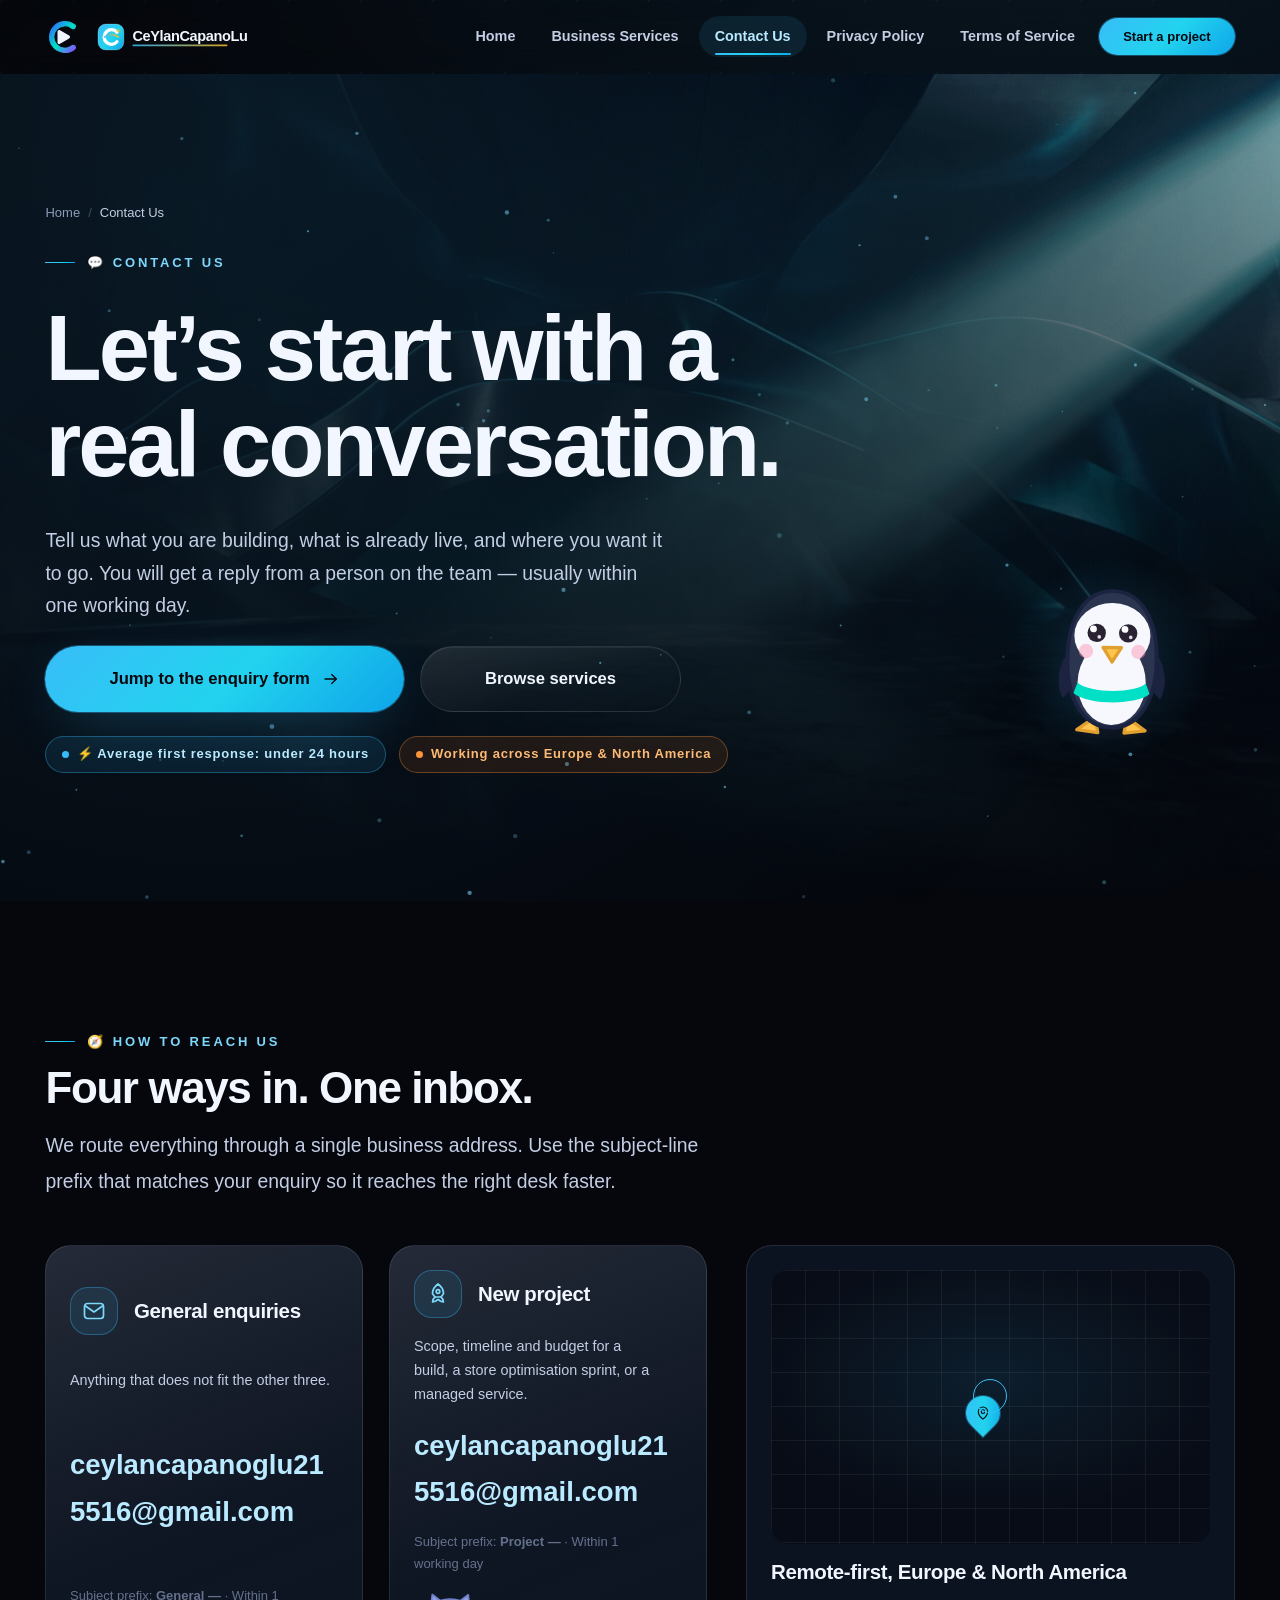
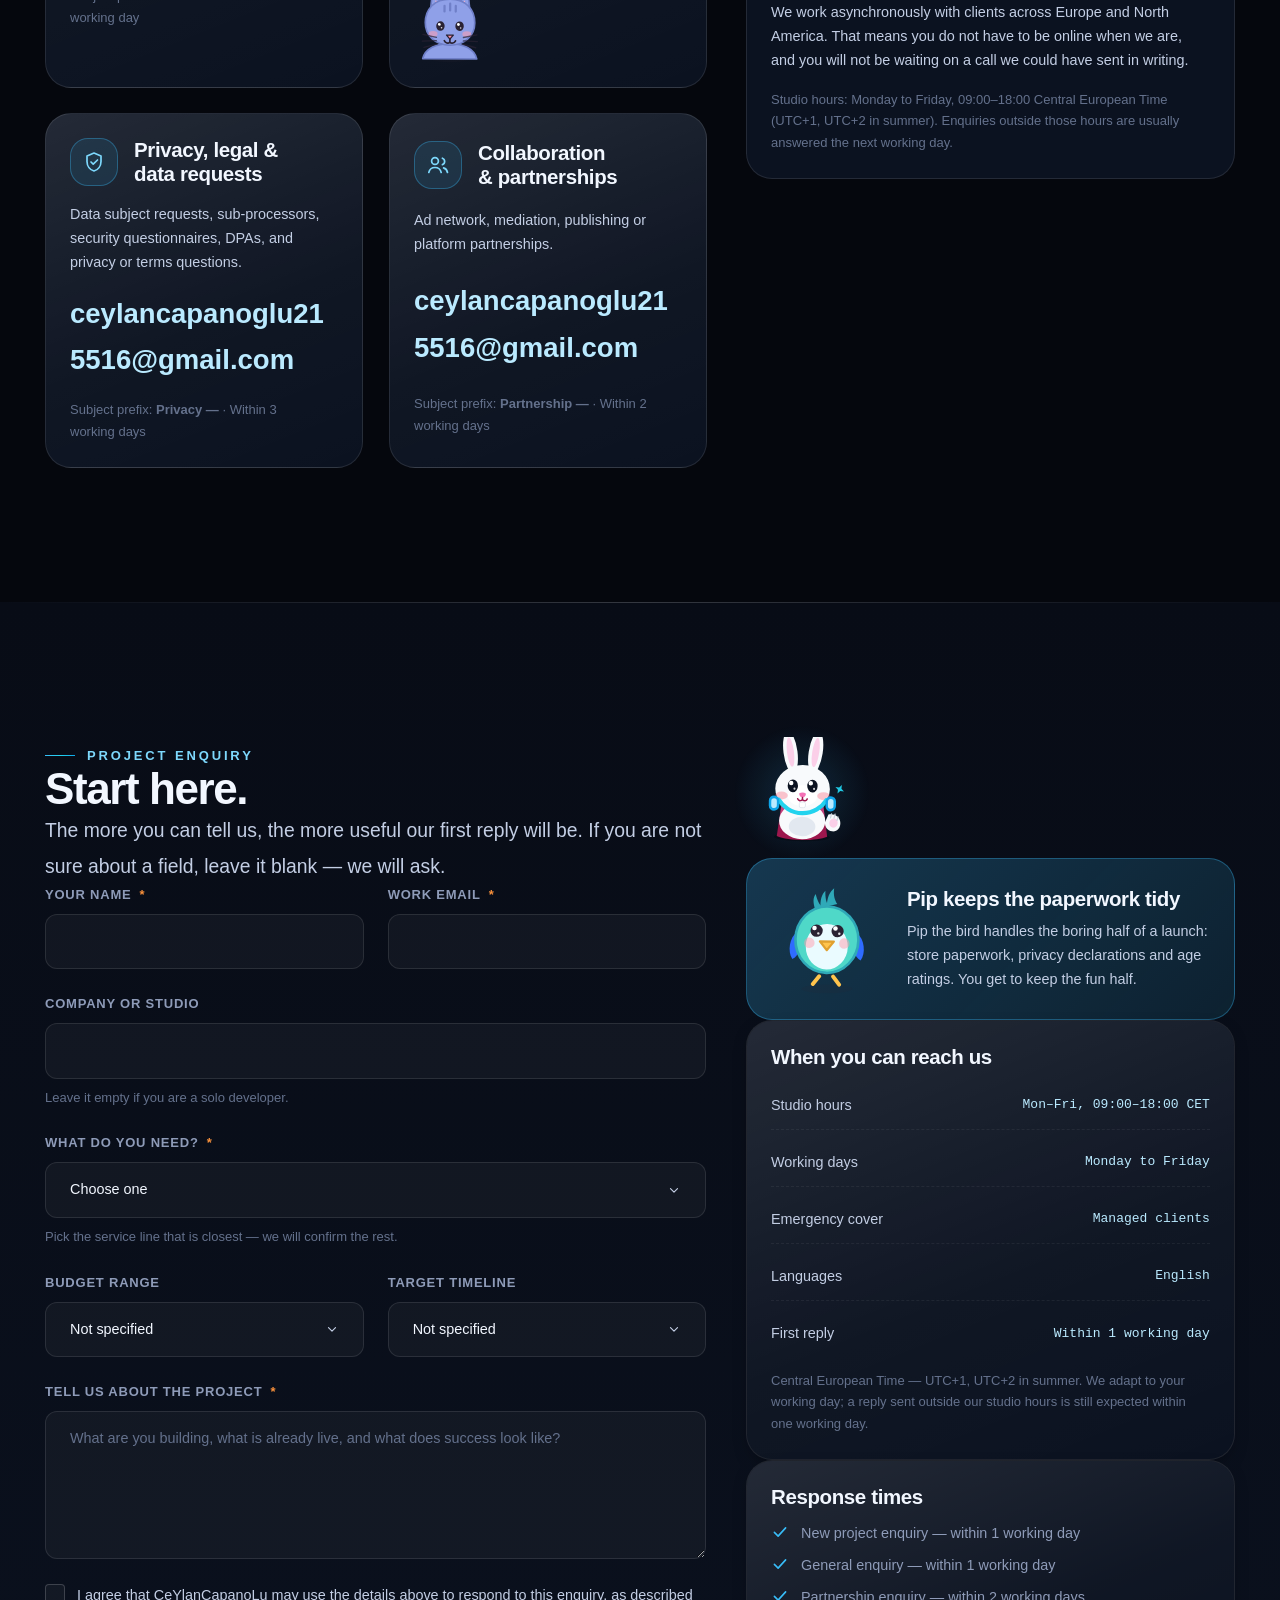
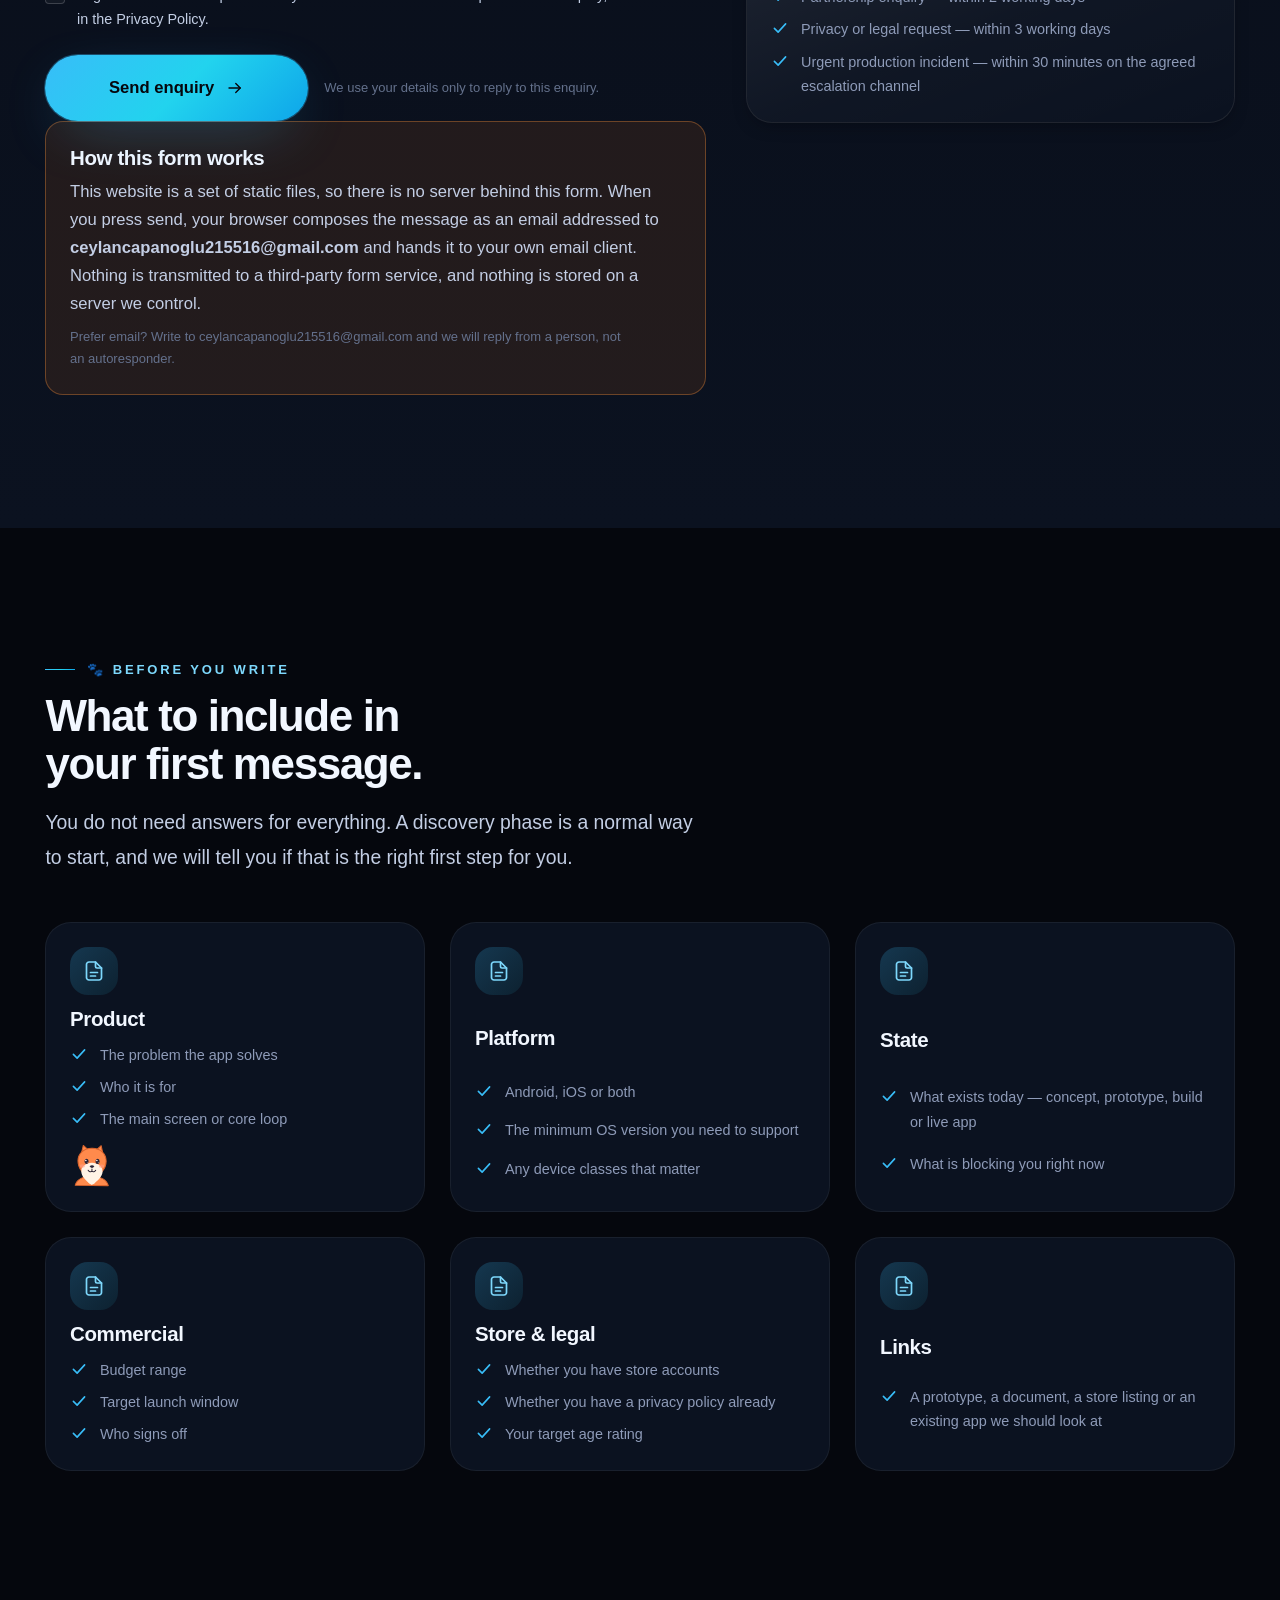
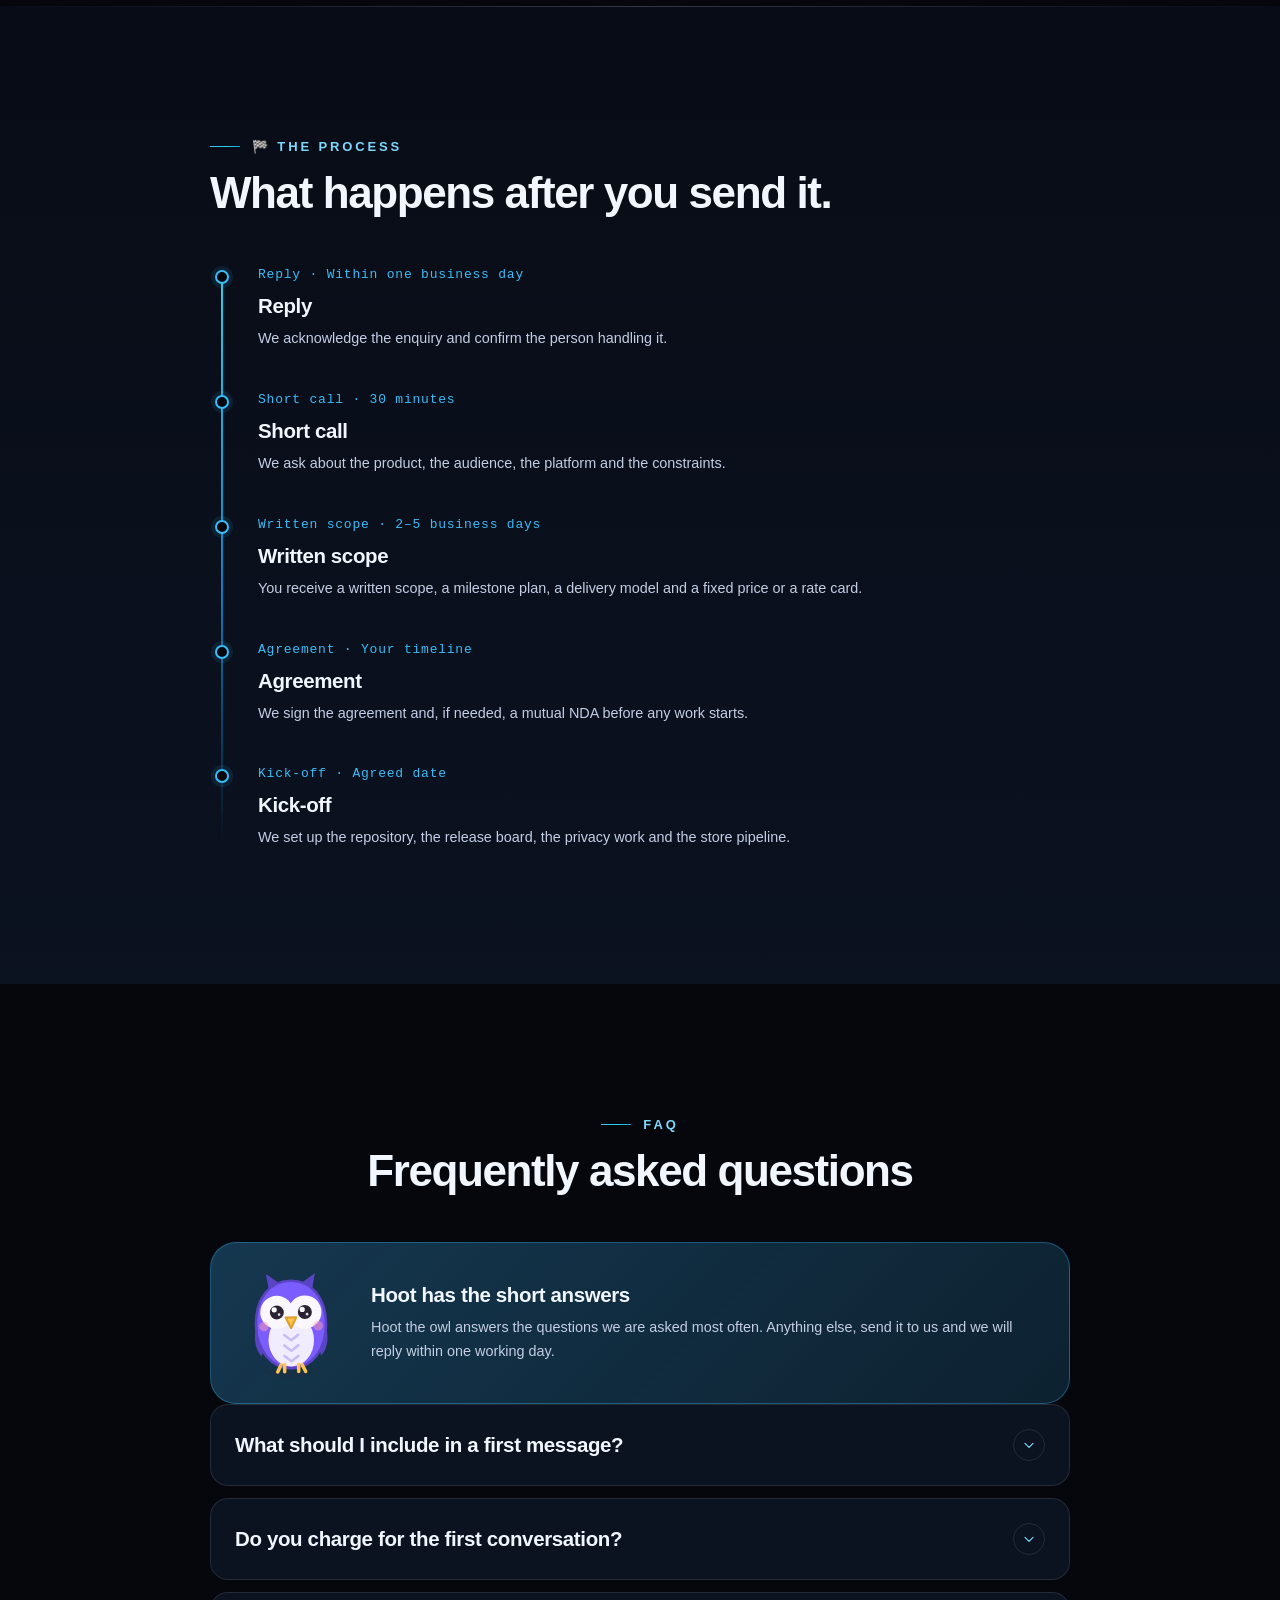
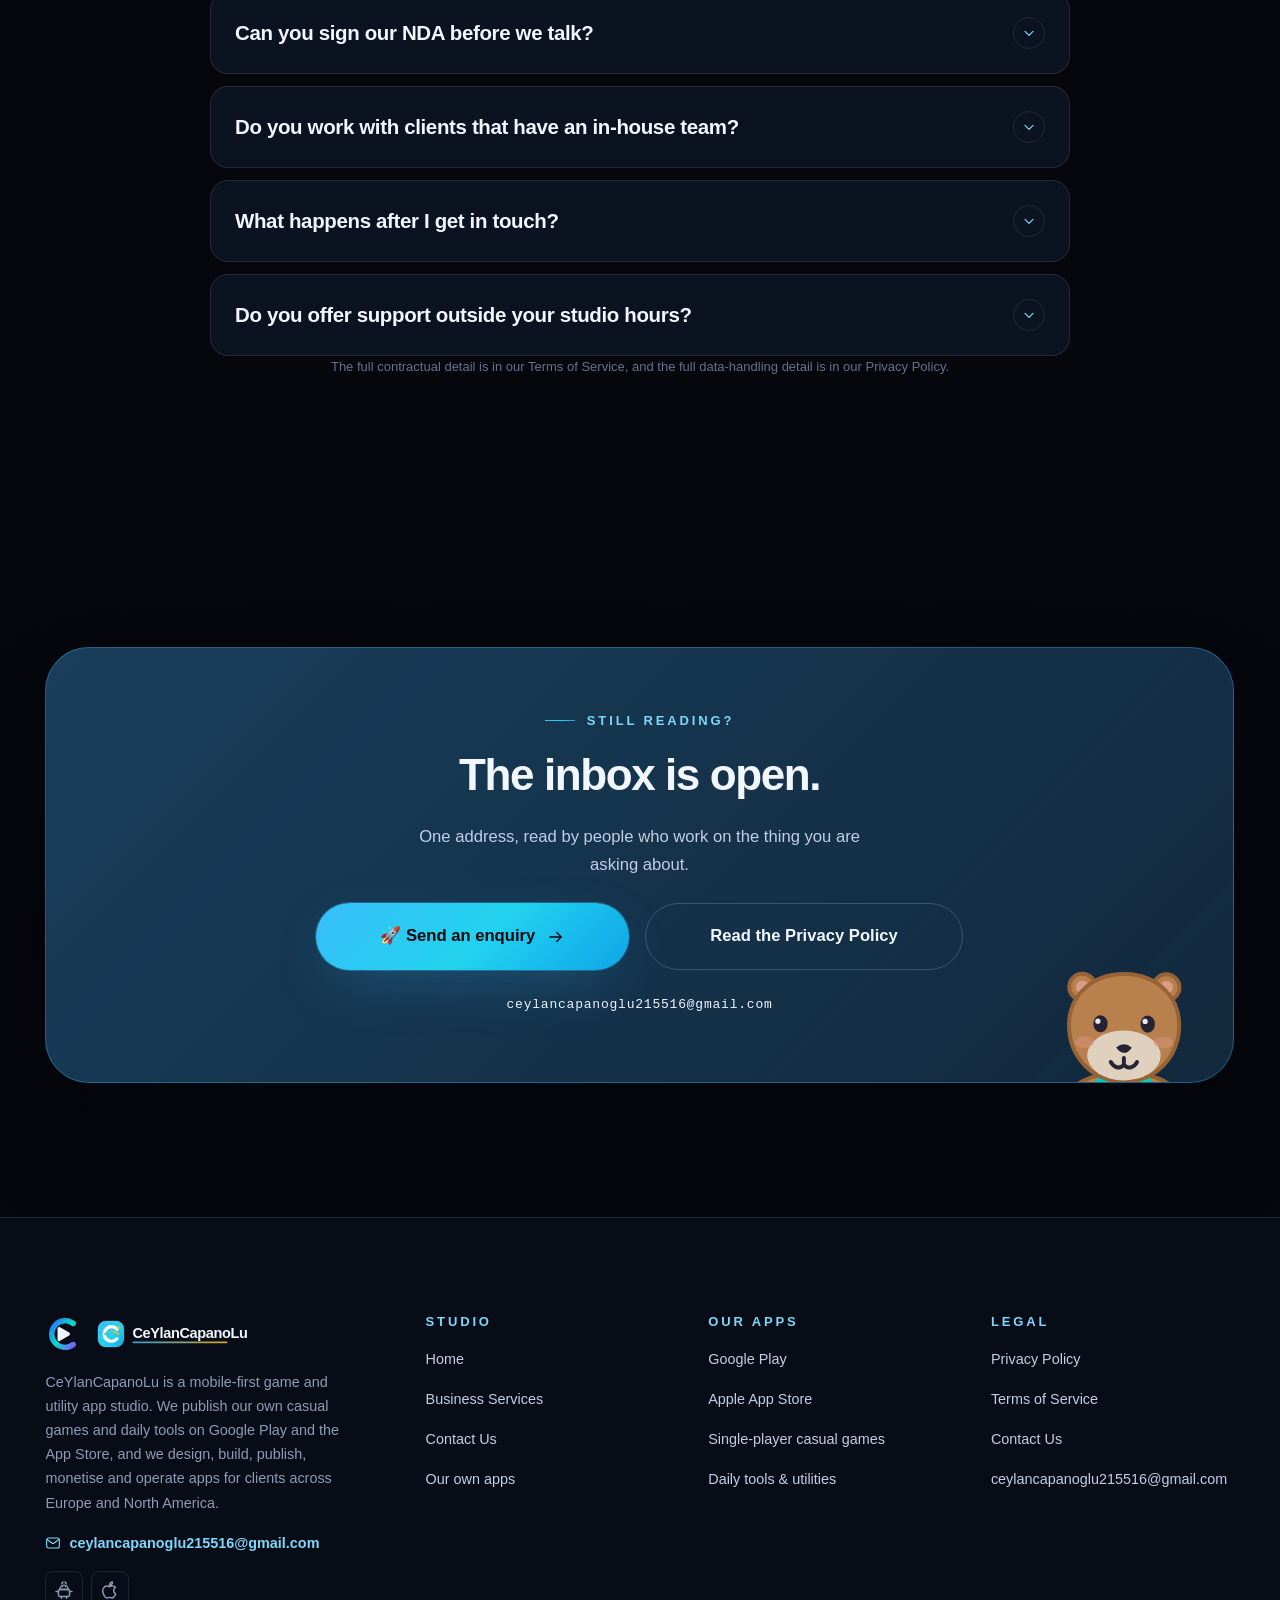
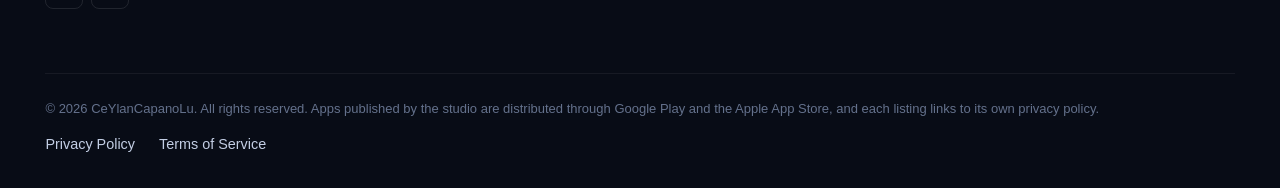
<file: contact.html>
<!DOCTYPE html>
<html lang="en" data-motion="on">
<head>
<meta charset="utf-8">
<meta name="viewport" content="width=device-width, initial-scale=1">
<title>Contact Us — CeYlanCapanoLu App Studio</title>
<meta name="description" content="Talk to CeYlanCapanoLu about your app. Send a project enquiry, ask about partnerships, or request a privacy response. Get a real reply within one day.">
<meta name="keywords" content="contact app studio, mobile app development enquiry, freelance app developer contact, app monetization consultation, privacy request, NDA app studio">
<meta name="robots" content="index, follow, max-image-preview:large">
<meta name="author" content="CeYlanCapanoLu">
<meta name="theme-color" content="#05070d">
<link rel="canonical" href="https://yonghengzx.github.io/ceylancapanoglu/contact.html">
<meta property="og:type" content="website">
<meta property="og:site_name" content="CeYlanCapanoLu">
<meta property="og:title" content="Contact Us — CeYlanCapanoLu App Studio">
<meta property="og:description" content="Talk to CeYlanCapanoLu about your app. Send a project enquiry, ask about partnerships, or request a privacy response. Get a real reply within one day.">
<meta property="og:url" content="https://yonghengzx.github.io/ceylancapanoglu/contact.html">
<meta property="og:image" content="https://yonghengzx.github.io/ceylancapanoglu/images/og-contact.png">
<meta property="og:image:width" content="1200">
<meta property="og:image:height" content="630">
<meta property="og:image:alt" content="Contact CeYlanCapanoLu — mobile app studio enquiries">
<meta property="og:locale" content="en_US">
<meta name="twitter:card" content="summary_large_image">
<meta name="twitter:title" content="Contact Us — CeYlanCapanoLu App Studio">
<meta name="twitter:description" content="Talk to CeYlanCapanoLu about your app. Send a project enquiry, ask about partnerships, or request a privacy response. Get a real reply within one day.">
<meta name="twitter:image" content="https://yonghengzx.github.io/ceylancapanoglu/images/og-contact.png">
<meta name="twitter:image:alt" content="Contact CeYlanCapanoLu — mobile app studio enquiries">
<link rel="icon" href="images/favicon.svg" type="image/svg+xml">
<link rel="apple-touch-icon" href="images/favicon.svg">
<link rel="stylesheet" href="css/tokens.css">
<link rel="stylesheet" href="css/base.css">
<link rel="stylesheet" href="css/layout.css">
<link rel="stylesheet" href="css/components.css">
<link rel="stylesheet" href="css/animations.css">
<link rel="stylesheet" href="css/motion.css">
<link rel="stylesheet" href="css/pages.css">
<link rel="stylesheet" href="css/responsive.css">
  <link rel="stylesheet" href="css/mascots.css">
<script type="application/ld+json">{
  "@context": "https://schema.org",
  "@type": "Organization",
  "@id": "https://yonghengzx.github.io/ceylancapanoglu/#organization",
  "name": "CeYlanCapanoLu",
  "url": "https://yonghengzx.github.io/ceylancapanoglu/",
  "email": "ceylancapanoglu215516@gmail.com",
  "description": "Mobile-first game and utility app studio publishing single-player casual games and daily tools on Google Play and the Apple App Store, and building, monetising and operating mobile apps for clients across Europe and North America.",
  "sameAs": [
    "https://play.google.com/store/apps/developer?id=CeYlanCapanoLu",
    "https://apps.apple.com/developer/ceylancapanoglu"
  ],
  "knowsAbout": [
    "Mobile app development",
    "Game development",
    "Mobile app management",
    "App store publishing",
    "App store optimisation",
    "Ad monetization",
    "Software quality assurance"
  ]
}</script>
<script type="application/ld+json">{
  "@context": "https://schema.org",
  "@type": "WebSite",
  "@id": "https://yonghengzx.github.io/ceylancapanoglu/#website",
  "url": "https://yonghengzx.github.io/ceylancapanoglu/",
  "name": "CeYlanCapanoLu",
  "description": "CeYlanCapanoLu — mobile-first game and utility app studio for Europe and North America.",
  "inLanguage": "en",
  "publisher": {
    "@id": "https://yonghengzx.github.io/ceylancapanoglu/#organization"
  }
}</script>
<script type="application/ld+json">{
  "@context": "https://schema.org",
  "@type": "BreadcrumbList",
  "@id": "https://yonghengzx.github.io/ceylancapanoglu/contact.html#breadcrumb",
  "itemListElement": [
    {
      "@type": "ListItem",
      "position": 1,
      "name": "Home",
      "item": "https://yonghengzx.github.io/ceylancapanoglu/"
    },
    {
      "@type": "ListItem",
      "position": 2,
      "name": "Contact Us",
      "item": "https://yonghengzx.github.io/ceylancapanoglu/contact.html"
    }
  ]
}</script>
<script type="application/ld+json">{
  "@context": "https://schema.org",
  "@type": "FAQPage",
  "@id": "https://yonghengzx.github.io/ceylancapanoglu/contact.html#faq",
  "mainEntity": [
    {
      "@type": "Question",
      "name": "What should I include in a first message?",
      "acceptedAnswer": {
        "@type": "Answer",
        "text": "Three things: what the product is, what problem it currently has, and what you want it to do instead. Budget range and target date help us give you a realistic answer rather than a hopeful one."
      }
    },
    {
      "@type": "Question",
      "name": "Do you charge for the first conversation?",
      "acceptedAnswer": {
        "@type": "Answer",
        "text": "No. The first call and the written scope summary are free. You get a written outline of what we would do and what it would cost, with no obligation to proceed."
      }
    },
    {
      "@type": "Question",
      "name": "Can you sign our NDA before we talk?",
      "acceptedAnswer": {
        "@type": "Answer",
        "text": "Yes, and we prefer it. Send your template or ask for ours and we will return it signed within one working day."
      }
    },
    {
      "@type": "Question",
      "name": "Do you work with clients that have an in-house team?",
      "acceptedAnswer": {
        "@type": "Answer",
        "text": "Frequently. We regularly work as the mobile app management layer alongside an internal team, or take on the release and store workload that nobody internally owns."
      }
    },
    {
      "@type": "Question",
      "name": "What happens after I get in touch?",
      "acceptedAnswer": {
        "@type": "Answer",
        "text": "A short call if you want one, then a written scope and estimate within two working days. From there you decide. There is no pressure and no auto-renewing anything."
      }
    },
    {
      "@type": "Question",
      "name": "Do you offer support outside your studio hours?",
      "acceptedAnswer": {
        "@type": "Answer",
        "text": "For managed-service clients, yes, against the SLA in their agreement. For project clients, support runs during studio hours with emergency escalation available on request."
      }
    }
  ]
}</script>
</head>
<body>
<a class="skip-link" href="#main">Skip to main content</a>
<div class="page-bg" aria-hidden="true"></div>
<div class="page-grid" aria-hidden="true"></div>
<div class="page-grain" aria-hidden="true"></div>
<div class="cursor-glow" aria-hidden="true"></div>
<div class="scroll-progress" aria-hidden="true"></div>
<svg class="visually-hidden" aria-hidden="true" focusable="false" xmlns="http://www.w3.org/2000/svg"><symbol id="i-check" viewBox="0 0 24 24" fill="none" stroke="currentColor" stroke-width="2.1" stroke-linecap="round" stroke-linejoin="round"> <path d="m4.5 12.5 5 5 10-11" fill="none"/> </symbol><symbol id="i-arrow-right" viewBox="0 0 24 24" fill="none" stroke="currentColor" stroke-width="1.8" stroke-linecap="round" stroke-linejoin="round"> <path d="M4 12h15" fill="none"/> <path d="M13 6l6 6-6 6" fill="none"/> </symbol><symbol id="i-arrow-up" viewBox="0 0 24 24" fill="none" stroke="currentColor" stroke-width="1.8" stroke-linecap="round" stroke-linejoin="round"> <path d="M12 20V4" fill="none"/> <path d="M5 11l7-7 7 7" fill="none"/> </symbol><symbol id="i-arrow-up-right" viewBox="0 0 24 24" fill="none" stroke="currentColor" stroke-width="1.8" stroke-linecap="round" stroke-linejoin="round"> <path d="M7 17 17 7" fill="none"/> <path d="M8 7h9v9" fill="none"/> </symbol><symbol id="i-chevron-down" viewBox="0 0 24 24" fill="none" stroke="currentColor" stroke-width="1.8" stroke-linecap="round" stroke-linejoin="round"> <path d="m6 9.5 6 6 6-6" fill="none"/> </symbol><symbol id="i-chevron-right" viewBox="0 0 24 24" fill="none" stroke="currentColor" stroke-width="1.8" stroke-linecap="round" stroke-linejoin="round"> <path d="m9.5 5.5 6.5 6.5-6.5 6.5" fill="none"/> </symbol><symbol id="i-play" viewBox="0 0 24 24" fill="none" stroke="currentColor" stroke-width="1.7" stroke-linecap="round" stroke-linejoin="round"> <path d="M4 5.5v13l16-6.5z" fill="currentColor" stroke="none"/> </symbol><symbol id="i-pause" viewBox="0 0 24 24" fill="none" stroke="currentColor" stroke-width="1.7" stroke-linecap="round" stroke-linejoin="round"> <rect x="6.5" y="4.5" width="3.8" height="15" rx="1.5" fill="none"/> <rect x="13.7" y="4.5" width="3.8" height="15" rx="1.5" fill="none"/> </symbol><symbol id="i-close" viewBox="0 0 24 24" fill="none" stroke="currentColor" stroke-width="1.8" stroke-linecap="round" stroke-linejoin="round"> <path d="M18 6 6 18" fill="none"/> <path d="M6 6l12 12" fill="none"/> </symbol><symbol id="i-plus" viewBox="0 0 24 24" fill="none" stroke="currentColor" stroke-width="1.8" stroke-linecap="round" stroke-linejoin="round"> <path d="M12 5v14" fill="none"/> <path d="M5 12h14" fill="none"/> </symbol><symbol id="i-minus" viewBox="0 0 24 24" fill="none" stroke="currentColor" stroke-width="1.8" stroke-linecap="round" stroke-linejoin="round"> <path d="M5 12h14" fill="none"/> </symbol><symbol id="i-mail" viewBox="0 0 24 24" fill="none" stroke="currentColor" stroke-width="1.7" stroke-linecap="round" stroke-linejoin="round"> <rect x="2.5" y="4.5" width="19" height="15" rx="3" fill="none"/> <path d="m3.5 7 8.5 6 8.5-6" fill="none"/> </symbol><symbol id="i-phone" viewBox="0 0 24 24" fill="none" stroke="currentColor" stroke-width="1.7" stroke-linecap="round" stroke-linejoin="round"> <path d="M22 16.92v3a2 2 0 0 1-2.18 2 19.79 19.79 0 0 1-8.63-3.07 19.5 19.5 0 0 1-6-6A19.79 19.79 0 0 1 2.12 4.18 2 2 0 0 1 4.11 2h3a2 2 0 0 1 2 1.72c.13.96.36 1.9.7 2.81a2 2 0 0 1-.45 2.11L8.09 9.91a16 16 0 0 0 6 6l1.27-1.27a2 2 0 0 1 2.11-.45c.91.34 1.85.57 2.81.7A2 2 0 0 1 22 16.92z" fill="none"/> </symbol><symbol id="i-globe" viewBox="0 0 24 24" fill="none" stroke="currentColor" stroke-width="1.7" stroke-linecap="round" stroke-linejoin="round"> <circle cx="12" cy="12" r="9" fill="none"/> <path d="M3.2 9.5h17.6" fill="none"/> <path d="M3.2 14.5h17.6" fill="none"/> <path d="M12 3c2.6 2.4 4 5.5 4 9s-1.4 6.6-4 9c-2.6-2.4-4-5.5-4-9s1.4-6.6 4-9z" fill="none"/> </symbol><symbol id="i-map-pin" viewBox="0 0 24 24" fill="none" stroke="currentColor" stroke-width="1.7" stroke-linecap="round" stroke-linejoin="round"> <path d="M12 21.2s7-5.8 7-11.2a7 7 0 1 0-14 0c0 5.4 7 11.2 7 11.2z" fill="none"/> <circle cx="12" cy="10" r="2.6" fill="none"/> </symbol><symbol id="i-clock" viewBox="0 0 24 24" fill="none" stroke="currentColor" stroke-width="1.7" stroke-linecap="round" stroke-linejoin="round"> <circle cx="12" cy="12" r="9" fill="none"/> <path d="M12 7v5.3l3.4 2" fill="none"/> </symbol><symbol id="i-shield" viewBox="0 0 24 24" fill="none" stroke="currentColor" stroke-width="1.7" stroke-linecap="round" stroke-linejoin="round"> <path d="M12 3l7 3v5.5c0 4.4-2.9 8.3-7 9.5-4.1-1.2-7-5.1-7-9.5V6z" fill="none"/> <path d="m9 12 2.2 2.2L15.5 10" fill="none"/> </symbol><symbol id="i-lock" viewBox="0 0 24 24" fill="none" stroke="currentColor" stroke-width="1.7" stroke-linecap="round" stroke-linejoin="round"> <rect x="4.5" y="10" width="15" height="10.5" rx="3" fill="none"/> <path d="M8 10V7.5a4 4 0 0 1 8 0V10" fill="none"/> </symbol><symbol id="i-layers" viewBox="0 0 24 24" fill="none" stroke="currentColor" stroke-width="1.7" stroke-linecap="round" stroke-linejoin="round"> <path d="m12 3 9 4.8-9 4.8-9-4.8z" fill="none"/> <path d="m3 12.4 9 4.8 9-4.8" fill="none"/> <path d="m3 16.9 9 4.8 9-4.8" fill="none"/> </symbol><symbol id="i-sparkles" viewBox="0 0 24 24" fill="none" stroke="currentColor" stroke-width="1.7" stroke-linecap="round" stroke-linejoin="round"> <path d="m11 2.6 1.85 5.2a1.8 1.8 0 0 0 1.15 1.15L19.2 10.8l-5.2 1.85a1.8 1.8 0 0 0-1.15 1.15L11 19l-1.85-5.2a1.8 1.8 0 0 0-1.15-1.15L2.8 10.8l5.2-1.85a1.8 1.8 0 0 0 1.15-1.15z" fill="none"/> <path d="M18.6 2.8v2.6" fill="none"/> <path d="M20.1 4.1h-2.6" fill="none"/> <path d="M6 16.4v2.4" fill="none"/> <path d="M7.3 17.6H4.7" fill="none"/> </symbol><symbol id="i-code" viewBox="0 0 24 24" fill="none" stroke="currentColor" stroke-width="1.8" stroke-linecap="round" stroke-linejoin="round"> <path d="m8.5 7.5-5 4.5 5 4.5" fill="none"/> <path d="M15.5 7.5l5 4.5-5 4.5" fill="none"/> <path d="M13.5 4l-3 16" fill="none"/> </symbol><symbol id="i-device" viewBox="0 0 24 24" fill="none" stroke="currentColor" stroke-width="1.7" stroke-linecap="round" stroke-linejoin="round"> <rect x="6" y="2.5" width="12" height="19" rx="3" fill="none"/> <path d="M10.5 5.5h3" fill="none"/> <path d="M12 18.4v.1" fill="none"/> </symbol><symbol id="i-mobile" viewBox="0 0 24 24" fill="none" stroke="currentColor" stroke-width="1.7" stroke-linecap="round" stroke-linejoin="round"> <rect x="6.5" y="2" width="11" height="20" rx="3" fill="none"/> <path d="M10.4 5.4h3.2" fill="none"/> <path d="M10.8 18.6h2.4" fill="none"/> </symbol><symbol id="i-gamepad" viewBox="0 0 24 24" fill="none" stroke="currentColor" stroke-width="1.7" stroke-linecap="round" stroke-linejoin="round"> <rect x="2.4" y="7.4" width="19.2" height="9.2" rx="4.6" fill="none"/> <path d="M6.9 10.4v3.2" fill="none"/> <path d="M5.3 12h3.2" fill="none"/> <circle cx="16" cy="10.9" r="1.1" fill="none"/> <circle cx="18.5" cy="13.4" r="1.1" fill="none"/> </symbol><symbol id="i-rocket" viewBox="0 0 24 24" fill="none" stroke="currentColor" stroke-width="1.7" stroke-linecap="round" stroke-linejoin="round"> <path d="M12 2c3.5 2.4 5.5 6 5.5 9.8L15 15H9l-2.5-3.2C6.5 8 8.5 4.4 12 2z" fill="none"/> <circle cx="12" cy="9.5" r="1.8" fill="none"/> <path d="M9 15c-1.5 1.2-2.2 3-2.4 5 2-.2 3.8-1 5-2.4" fill="none"/> <path d="M15 15c1.5 1.2 2.2 3 2.4 5-2-.2-3.8-1-5-2.4" fill="none"/> </symbol><symbol id="i-chart" viewBox="0 0 24 24" fill="none" stroke="currentColor" stroke-width="1.7" stroke-linecap="round" stroke-linejoin="round"> <path d="M4 20V10" fill="none"/> <path d="M10 20V4" fill="none"/> <path d="M16 20v-7" fill="none"/> <path d="M21 20H3" fill="none"/> </symbol><symbol id="i-users" viewBox="0 0 24 24" fill="none" stroke="currentColor" stroke-width="1.7" stroke-linecap="round" stroke-linejoin="round"> <circle cx="9" cy="8" r="3.4" fill="none"/> <path d="M2.8 19.5c.7-3.2 3.1-5 6.2-5s5.5 1.8 6.2 5" fill="none"/> <path d="M16.4 5.2a3.4 3.4 0 0 1 0 6.4" fill="none"/> <path d="M17.6 14.9c2.1.6 3.5 2.2 3.9 4.6" fill="none"/> </symbol><symbol id="i-download" viewBox="0 0 24 24" fill="none" stroke="currentColor" stroke-width="1.7" stroke-linecap="round" stroke-linejoin="round"> <path d="M12 3v12" fill="none"/> <path d="m7 11 5 5 5-5" fill="none"/> <path d="M4 20.5h16" fill="none"/> </symbol><symbol id="i-apple" viewBox="0 0 24 24" fill="none" stroke="currentColor" stroke-width="1.7" stroke-linecap="round" stroke-linejoin="round"> <path d="M16.4 12.6c0-2.4 2-3.6 2.1-3.6-1.1-1.7-2.9-1.9-3.5-1.9-1.5-.2-2.9.9-3.7.9-.8 0-1.9-.9-3.2-.8-1.6 0-3.1 1-3.9 2.4-1.7 2.9-.4 7.2 1.2 9.6.8 1.1 1.7 2.4 3 2.4 1.2-.1 1.6-.8 3.1-.8 1.4 0 1.8.8 3.1.7 1.3 0 2.1-1.1 2.9-2.3.9-1.3 1.3-2.6 1.3-2.7-.1 0-2.4-.9-2.4-3.9zM14 5.4c.7-.8 1.1-1.9 1-3-1 0-2.1.7-2.8 1.5-.6.7-1.1 1.8-1 2.9 1.1.1 2.2-.6 2.8-1.4z" fill="none"/> </symbol><symbol id="i-android" viewBox="0 0 24 24" fill="none" stroke="currentColor" stroke-width="1.7" stroke-linecap="round" stroke-linejoin="round"> <path d="M7 11.4a5 5 0 0 1 10 0z" fill="none"/> <path d="M9.3 4.7 10.8 2.4" fill="none"/> <path d="M14.7 4.7 13.2 2.4" fill="none"/> <rect x="5.4" y="11.4" width="13.2" height="8.4" rx="1.6" fill="none"/> <path d="M5.4 13.8H2.4" fill="none"/> <path d="M18.6 13.8h3" fill="none"/> <path d="M9 19.8v2" fill="none"/> <path d="M15 19.8v2" fill="none"/> <circle cx="9.9" cy="8" r="0.85" fill="currentColor" stroke="none"/> <circle cx="14.1" cy="8" r="0.85" fill="currentColor" stroke="none"/> </symbol><symbol id="i-star" viewBox="0 0 24 24" fill="currentColor"> <path d="m12 2.8 2.8 5.9 6.4.8-4.7 4.4 1.2 6.3L12 17l-5.7 3.2 1.2-6.3-4.7-4.4 6.4-.8z" fill="currentColor" stroke="none"/> </symbol><symbol id="i-paw" viewBox="0 0 24 24" fill="currentColor"> <ellipse cx="6.6" cy="9.4" rx="2.5" ry="3.2" fill="currentColor" stroke="none"/> <ellipse cx="17.4" cy="9.4" rx="2.5" ry="3.2" fill="currentColor" stroke="none"/> <ellipse cx="10.4" cy="5.6" rx="2.3" ry="3" fill="currentColor" stroke="none"/> <ellipse cx="14.6" cy="5.8" rx="2.3" ry="3" fill="currentColor" stroke="none"/> <path d="M12 12.4c3.6 0 6.2 2.5 6.2 5 0 1.8-1.4 2.9-3.2 2.6-1.4-.2-2-.9-3-.9s-1.6.7-3 .9c-1.8.3-3.2-.8-3.2-2.6 0-2.5 2.6-5 6.2-5z" fill="currentColor" stroke="none"/> </symbol><symbol id="i-quote" viewBox="0 0 24 24" fill="currentColor"> <path d="M10 6.6C7.1 7.9 5.2 10.2 5.2 13c0 2.5 1.5 4.1 3.6 4.1 1.8 0 3-1.2 3-2.9 0-1.6-1.2-2.8-2.7-2.8h-.5c.2-1.2 1.1-2.4 2.4-3.2z" fill="currentColor" stroke="none"/> <path d="M20.8 6.6C17.9 7.9 16 10.2 16 13c0 2.5 1.5 4.1 3.6 4.1 1.8 0 3-1.2 3-2.9 0-1.6-1.2-2.8-2.7-2.8h-.5c.2-1.2 1.1-2.4 2.4-3.2z" fill="currentColor" stroke="none"/> </symbol><symbol id="i-crosshair" viewBox="0 0 24 24" fill="none" stroke="currentColor" stroke-width="1.7" stroke-linecap="round" stroke-linejoin="round"> <circle cx="12" cy="12" r="8.2" fill="none"/> <path d="M12 2.4v4.1" fill="none"/> <path d="M12 17.5v4.1" fill="none"/> <path d="M2.4 12h4.1" fill="none"/> <path d="M17.5 12h4.1" fill="none"/> <circle cx="12" cy="12" r="1.7" fill="none"/> </symbol><symbol id="i-palette" viewBox="0 0 24 24" fill="none" stroke="currentColor" stroke-width="1.7" stroke-linecap="round" stroke-linejoin="round"> <path d="M12 21a9 9 0 1 1 0-18c4.97 0 9 3.58 9 8 0 2.2-1.8 4-4 4h-2.2a1.9 1.9 0 0 0-1.5 3.1l.4.6A1.9 1.9 0 0 1 12 21z" fill="none"/> <circle cx="7.6" cy="11.4" r="1.1" fill="none"/> <circle cx="11" cy="7.4" r="1.1" fill="none"/> <circle cx="16" cy="9.4" r="1.1" fill="none"/> </symbol><symbol id="i-brush" viewBox="0 0 24 24" fill="none" stroke="currentColor" stroke-width="1.7" stroke-linecap="round" stroke-linejoin="round"> <path d="m9.5 11.5 7.6-7.6a2.85 2.85 0 1 1 4.03 4.03l-7.6 7.6" fill="none"/> <path d="M7.6 14.4c-1.7 0-3 1.4-3 3.1 0 1.4-2.6 1.6-2 2.1 1.1 1.1 2.5 2.1 4 2.1 2.3 0 4.1-1.9 4.1-4.2a3 3 0 0 0-3.1-3.1z" fill="none"/> </symbol><symbol id="i-gear" viewBox="0 0 24 24" fill="none" stroke="currentColor" stroke-width="1.7" stroke-linecap="round" stroke-linejoin="round"> <circle cx="12" cy="12" r="3.2" fill="none"/> <circle cx="12" cy="12" r="7.1" fill="none"/> <path d="M19.1 12h2.3" fill="none"/> <path d="M12 19.1v2.3" fill="none"/> <path d="M4.9 12H2.6" fill="none"/> <path d="M12 4.9V2.6" fill="none"/> <path d="m17.02 17.02 1.63 1.63" fill="none"/> <path d="m6.98 6.98-1.63-1.63" fill="none"/> <path d="m17.02 6.98 1.63-1.63" fill="none"/> <path d="m6.98 17.02-1.63 1.63" fill="none"/> </symbol><symbol id="i-file" viewBox="0 0 24 24" fill="none" stroke="currentColor" stroke-width="1.7" stroke-linecap="round" stroke-linejoin="round"> <path d="M13.5 3H7a2.5 2.5 0 0 0-2.5 2.5v13A2.5 2.5 0 0 0 7 21h10a2.5 2.5 0 0 0 2.5-2.5V9z" fill="none"/> <path d="M13.5 3v4.5a1.5 1.5 0 0 0 1.5 1.5h4.5" fill="none"/> <path d="M8.5 13.5h7" fill="none"/> <path d="M8.5 17h5" fill="none"/> </symbol><symbol id="i-support" viewBox="0 0 24 24" fill="none" stroke="currentColor" stroke-width="1.7" stroke-linecap="round" stroke-linejoin="round"> <circle cx="12" cy="12" r="9" fill="none"/> <circle cx="12" cy="12" r="3.6" fill="none"/> <path d="m5.8 5.8 3.9 3.9" fill="none"/> <path d="m14.3 14.3 3.9 3.9" fill="none"/> <path d="m18.2 5.8-3.9 3.9" fill="none"/> <path d="m9.7 14.3-3.9 3.9" fill="none"/> </symbol><symbol id="i-bolt" viewBox="0 0 24 24" fill="none" stroke="currentColor" stroke-width="1.7" stroke-linecap="round" stroke-linejoin="round"> <path d="M13.5 2.5 5 13.5h5.5L10 21.5l8.5-11H13z" fill="none"/> </symbol><symbol id="i-heart" viewBox="0 0 24 24" fill="none" stroke="currentColor" stroke-width="1.7" stroke-linecap="round" stroke-linejoin="round"> <path d="M12 20s-7.5-4.6-7.5-9.4A4.1 4.1 0 0 1 12 8a4.1 4.1 0 0 1 7.5 2.6C19.5 15.4 12 20 12 20z" fill="none"/> </symbol><symbol id="i-cloud" viewBox="0 0 24 24" fill="none" stroke="currentColor" stroke-width="1.7" stroke-linecap="round" stroke-linejoin="round"> <path d="M7 18.5a4.2 4.2 0 0 1-.5-8.4 5.6 5.6 0 0 1 10.8-1.2A4 4 0 0 1 17.5 18.5z" fill="none"/> </symbol><symbol id="i-menu" viewBox="0 0 24 24" fill="none" stroke="currentColor" stroke-width="1.8" stroke-linecap="round" stroke-linejoin="round"> <path d="M4 6h16" fill="none"/> <path d="M4 12h16" fill="none"/> <path d="M4 18h16" fill="none"/> </symbol></svg>
<header class="site-header" id="site-header">
  <div class="site-header__inner">
    <a class="brand" href="./" aria-label="CeYlanCapanoLu — back to the home page">
      <span class="brand__mark"><img src="images/svg/logo-mark.svg" alt="" width="40" height="40" decoding="async"></span>
      <span class="brand__word"><img src="images/logo.svg" alt="CeYlanCapanoLu" width="152" height="28" decoding="async"></span>
    </a>
    <nav class="nav" aria-label="Primary">
      <ul class="nav__list"><li><a class="nav__link" href="./">Home</a></li><li><a class="nav__link" href="services.html">Business Services</a></li><li><a class="nav__link" href="contact.html" aria-current="page">Contact Us</a></li><li><a class="nav__link" href="privacy.html">Privacy Policy</a></li><li><a class="nav__link" href="terms.html">Terms of Service</a></li></ul>
      <div class="nav__actions">
        <a class="btn btn--primary btn--sm" href="contact.html" data-magnetic="0.2">Start a project</a>
      </div>
    </nav>
    <button class="nav-toggle" type="button" aria-expanded="false" aria-controls="mobile-drawer" aria-label="Open menu">
      <span class="nav-toggle__bars" aria-hidden="true"><span></span><span></span><span></span></span>
    </button>
  </div>
</header>
<div class="mobile-drawer" id="mobile-drawer" aria-hidden="true" aria-label="Mobile menu">
  <ul class="mobile-drawer__list"><li><a class="mobile-drawer__link" href="./">Home<svg class="" aria-hidden="true" focusable="false" viewBox="0 0 24 24"><use href="#i-arrow-right"></use></svg></a></li><li><a class="mobile-drawer__link" href="services.html">Business Services<svg class="" aria-hidden="true" focusable="false" viewBox="0 0 24 24"><use href="#i-arrow-right"></use></svg></a></li><li><a class="mobile-drawer__link" href="contact.html" aria-current="page">Contact Us<svg class="" aria-hidden="true" focusable="false" viewBox="0 0 24 24"><use href="#i-arrow-right"></use></svg></a></li><li><a class="mobile-drawer__link" href="privacy.html">Privacy Policy<svg class="" aria-hidden="true" focusable="false" viewBox="0 0 24 24"><use href="#i-arrow-right"></use></svg></a></li><li><a class="mobile-drawer__link" href="terms.html">Terms of Service<svg class="" aria-hidden="true" focusable="false" viewBox="0 0 24 24"><use href="#i-arrow-right"></use></svg></a></li></ul>
  <div class="mobile-drawer__actions">
    <a class="btn btn--primary btn--block" href="contact.html">Start a project</a>
    <a class="btn btn--ghost btn--block" href="mailto:ceylancapanoglu215516@gmail.com">ceylancapanoglu215516@gmail.com</a>
  </div>
  <div class="mobile-drawer__foot">
    <span>Studio hours: Monday to Friday, 09:00–18:00 CET</span>
    <span>First reply within one working day</span>
  </div>
</div>
<main id="main">
<section class="hero hero--short" aria-labelledby="contact-heading"><div class="hero__media" data-parallax="scale" data-parallax-scale="1.06"><img src="images/hero-studio.png" alt="The CeYlanCapanoLu studio desk with a phone, a notebook and a coffee, ready for a project briefing" fetchpriority="high" decoding="async"></div><div class="hero__scrim" aria-hidden="true"></div><canvas data-particles="72" aria-hidden="true"></canvas><div class="light-streak light-streak--wide" aria-hidden="true"><span></span></div><div class="hero__inner"><nav class="breadcrumbs" aria-label="Breadcrumb"><a href="./">Home</a><span class="breadcrumbs__sep">/</span><span class="breadcrumbs__current">Contact Us</span></nav><span class="eyebrow hero__anim">💬 Contact Us</span><h1 class="hero__title hero__anim" id="contact-heading">Let’s start with a real conversation.</h1><div class="hero__content"><p class="hero__lead hero__anim">Tell us what you are building, what is already live, and where you want it to go. You will get a reply from a person on the team — usually within one working day.</p><div class="hero__actions hero__anim"><a class="btn btn--primary btn--lg" href="#contact-form" data-magnetic="0.2">Jump to the enquiry form<svg class="" aria-hidden="true" focusable="false" viewBox="0 0 24 24"><use href="#i-arrow-right"></use></svg></a><a class="btn btn--glass btn--lg" href="services.html">Browse services</a></div><div class="hero__badges hero__anim"><span class="badge"><span class="badge__dot"></span>⚡ Average first response: under 24 hours</span><span class="badge badge--warm"><span class="badge__dot"></span>Working across Europe &amp; North America</span></div></div><span class="mascot mascot--lg mascot--float mascot--glow mascot-hero" data-mascot="penguin"><img src="images/svg/mascot-penguin.svg" alt="" loading="lazy" decoding="async"></span></div></section><section class="section" id="contact-channels" aria-labelledby="channels-heading"><div class="container"><div class="section__head"><span class="eyebrow">🧭 How to reach us</span><h2 class="title-lg" id="channels-heading">Four ways in. One inbox.</h2><p class="lead">We route everything through a single business address. Use the subject-line prefix that matches your enquiry so it reaches the right desk faster.</p></div><div class="contact-layout"><div class="grid grid--2"><article class="contact-card reveal" data-reveal-delay="80"><div class="contact-card__head"><span class="contact-card__icon"><svg class="" aria-hidden="true" focusable="false" viewBox="0 0 24 24"><use href="#i-mail"></use></svg></span><h3 class="contact-card__title">General enquiries</h3></div><p class="contact-card__text">Anything that does not fit the other three.</p><p class="contact-card__value"><a href="mailto:ceylancapanoglu215516@gmail.com?subject=General%20%E2%80%94">ceylancapanoglu215516@gmail.com</a></p><p class="field__hint">Subject prefix: <strong>General —</strong> · Within 1 working day</p></article><article class="contact-card reveal" data-reveal-delay="120"><div class="contact-card__head"><span class="contact-card__icon"><svg class="" aria-hidden="true" focusable="false" viewBox="0 0 24 24"><use href="#i-rocket"></use></svg></span><h3 class="contact-card__title">New project</h3></div><p class="contact-card__text">Scope, timeline and budget for a build, a store optimisation sprint, or a managed service.</p><p class="contact-card__value"><a href="mailto:ceylancapanoglu215516@gmail.com?subject=Project%20%E2%80%94">ceylancapanoglu215516@gmail.com</a></p><p class="field__hint">Subject prefix: <strong>Project —</strong> · Within 1 working day</p><span class="mascot mascot--sm mascot--bob" data-mascot="cat"><img src="images/svg/mascot-cat.svg" alt="" loading="lazy" decoding="async"></span></article><article class="contact-card reveal" data-reveal-delay="160"><div class="contact-card__head"><span class="contact-card__icon"><svg class="" aria-hidden="true" focusable="false" viewBox="0 0 24 24"><use href="#i-shield"></use></svg></span><h3 class="contact-card__title">Privacy, legal & data requests</h3></div><p class="contact-card__text">Data subject requests, sub-processors, security questionnaires, DPAs, and privacy or terms questions.</p><p class="contact-card__value"><a href="mailto:ceylancapanoglu215516@gmail.com?subject=Privacy%20%E2%80%94">ceylancapanoglu215516@gmail.com</a></p><p class="field__hint">Subject prefix: <strong>Privacy —</strong> · Within 3 working days</p></article><article class="contact-card reveal" data-reveal-delay="200"><div class="contact-card__head"><span class="contact-card__icon"><svg class="" aria-hidden="true" focusable="false" viewBox="0 0 24 24"><use href="#i-users"></use></svg></span><h3 class="contact-card__title">Collaboration & partnerships</h3></div><p class="contact-card__text">Ad network, mediation, publishing or platform partnerships.</p><p class="contact-card__value"><a href="mailto:ceylancapanoglu215516@gmail.com?subject=Partnership%20%E2%80%94">ceylancapanoglu215516@gmail.com</a></p><p class="field__hint">Subject prefix: <strong>Partnership —</strong> · Within 2 working days</p></article></div><div class="map-card reveal" data-reveal-delay="120"><div class="map-card__canvas" role="img" aria-label="A schematic map showing CeYlanCapanoLu working across European and North American time zones"><span class="map-card__pin" aria-hidden="true"><svg class="" aria-hidden="true" focusable="false" viewBox="0 0 24 24"><use href="#i-map-pin"></use></svg></span><span class="map-card__pulse" aria-hidden="true"></span></div><h3 class="contact-card__title">Remote-first, Europe &amp; North America</h3><p class="contact-card__text">We work asynchronously with clients across Europe and North America. That means you do not have to be online when we are, and you will not be waiting on a call we could have sent in writing.</p><p class="field__hint">Studio hours: Monday to Friday, 09:00–18:00 Central European Time (UTC+1, UTC+2 in summer). Enquiries outside those hours are usually answered the next working day.</p></div></div></div></section><section class="section section--alt" id="contact-form" aria-labelledby="form-heading"><div class="container"><div class="contact-layout"><div class="reveal" data-reveal-delay="80"><span class="eyebrow">Project enquiry</span><h2 class="title-lg" id="form-heading">Start here.</h2><p class="lead">The more you can tell us, the more useful our first reply will be. If you are not sure about a field, leave it blank — we will ask.</p><form class="form" id="enquiry-form" novalidate><div class="form-row"><div class="field"><label class="field__label" for="cf-name">Your name <span class="field__required" aria-hidden="true">*</span></label><input class="input" type="text" id="cf-name" name="name" autocomplete="name" required aria-describedby="cf-name-error"><p class="field__error" id="cf-name-error"><svg class="" aria-hidden="true" focusable="false" viewBox="0 0 24 24"><use href="#i-crosshair"></use></svg><span>Please tell us your name.</span></p></div><div class="field"><label class="field__label" for="cf-email">Work email <span class="field__required" aria-hidden="true">*</span></label><input class="input" type="email" id="cf-email" name="email" autocomplete="email" required aria-describedby="cf-email-error"><p class="field__error" id="cf-email-error"><svg class="" aria-hidden="true" focusable="false" viewBox="0 0 24 24"><use href="#i-crosshair"></use></svg><span>Please enter an email address we can reply to.</span></p></div></div><div class="field"><label class="field__label" for="cf-company">Company or studio</label><input class="input" type="text" id="cf-company" name="company" autocomplete="organization"><p class="field__hint">Leave it empty if you are a solo developer.</p></div><div class="field"><label class="field__label" for="cf-service">What do you need? <span class="field__required" aria-hidden="true">*</span></label><select class="select" id="cf-service" name="service" required><option value="">Choose one</option><option value="Web development & design">Web development & design</option><option value="Mobile app development">Mobile app development</option><option value="Mobile app management & maintenance">Mobile app management & maintenance</option><option value="App store publishing & ASO">App store publishing & ASO</option><option value="Ad monetization & ad-tech consulting">Ad monetization & ad-tech consulting</option><option value="QA, testing & release sign-off">QA, testing & release sign-off</option><option value="Technical support & SLAs">Technical support & SLAs</option><option value="Hosting & maintenance">Hosting & maintenance</option><option value="Not sure yet">Not sure yet</option></select><p class="field__hint">Pick the service line that is closest — we will confirm the rest.</p><p class="field__error" id="cf-service-error"><svg class="" aria-hidden="true" focusable="false" viewBox="0 0 24 24"><use href="#i-crosshair"></use></svg><span>Please choose an option.</span></p></div><div class="form-row"><div class="field"><label class="field__label" for="cf-budget">Budget range</label><select class="select" id="cf-budget" name="budget"><option value="">Not specified</option><option value="Under US$10,000">Under US$10,000</option><option value="US$10,000 – US$50,000">US$10,000 – US$50,000</option><option value="US$50,000 – US$150,000">US$50,000 – US$150,000</option><option value="US$150,000+">US$150,000+</option><option value="Monthly retainer — not sure yet">Monthly retainer — not sure yet</option></select><p class="field__error" id="cf-budget-error"><svg class="" aria-hidden="true" focusable="false" viewBox="0 0 24 24"><use href="#i-crosshair"></use></svg><span>Please choose an option.</span></p></div><div class="field"><label class="field__label" for="cf-timeline">Target timeline</label><select class="select" id="cf-timeline" name="timeline"><option value="">Not specified</option><option value="Urgent — within 4 weeks">Urgent — within 4 weeks</option><option value="Next quarter">Next quarter</option><option value="This half-year">This half-year</option><option value="Exploratory — no fixed date">Exploratory — no fixed date</option></select><p class="field__error" id="cf-timeline-error"><svg class="" aria-hidden="true" focusable="false" viewBox="0 0 24 24"><use href="#i-crosshair"></use></svg><span>Please choose an option.</span></p></div></div><div class="field"><label class="field__label" for="cf-message">Tell us about the project <span class="field__required" aria-hidden="true">*</span></label><textarea class="textarea" id="cf-message" name="message" required aria-describedby="cf-message-error" placeholder="What are you building, what is already live, and what does success look like?"></textarea><p class="field__error" id="cf-message-error"><svg class="" aria-hidden="true" focusable="false" viewBox="0 0 24 24"><use href="#i-crosshair"></use></svg><span>Please give us at least a couple of sentences.</span></p></div><label class="checkbox" for="cf-consent"><input type="checkbox" id="cf-consent" name="consent" required aria-describedby="cf-consent-error"><span>I agree that CeYlanCapanoLu may use the details above to respond to this enquiry, as described in the <a href="privacy.html">Privacy Policy</a>.</span></label><p class="field__error" id="cf-consent-error"><svg class="" aria-hidden="true" focusable="false" viewBox="0 0 24 24"><use href="#i-crosshair"></use></svg><span>Please accept the privacy notice so we can reply.</span></p><div class="form__footer"><button class="btn btn--primary btn--lg" type="submit" data-magnetic="0.2">Send enquiry<svg class="" aria-hidden="true" focusable="false" viewBox="0 0 24 24"><use href="#i-arrow-right"></use></svg></button><span class="field__hint">We use your details only to reply to this enquiry.</span></div><p class="form__status" id="form-status" role="status"><svg class="" aria-hidden="true" focusable="false" viewBox="0 0 24 24"><use href="#i-check"></use></svg><span id="form-status-text"></span></p></form><div class="legal-callout legal-callout--warm"><h3 class="title-sm">How this form works</h3><p class="body-text">This website is a set of static files, so there is no server behind this form. When you press send, your browser composes the message as an email addressed to <strong>ceylancapanoglu215516@gmail.com</strong> and hands it to your own email client. Nothing is transmitted to a third-party form service, and nothing is stored on a server we control.</p><p class="field__hint">Prefer email? Write to ceylancapanoglu215516@gmail.com and we will reply from a person, not an autoresponder.</p></div></div><div class="reveal reveal--scale" data-reveal-delay="160"><span class="mascot mascot--md mascot--float mascot--glow" data-mascot="rabbit"><img src="images/svg/mascot-rabbit.svg" alt="" loading="lazy" decoding="async"></span><div class="faq-guide"><span class="mascot mascot--md mascot--bob mascot--glow" data-mascot="bird"><img src="images/svg/mascot-bird.svg" alt="Pip the bird, who looks after store paperwork, privacy declarations and age ratings" loading="lazy" decoding="async"></span><div class="faq-guide__body"><h3 class="faq-guide__title">Pip keeps the paperwork tidy</h3><p class="faq-guide__text">Pip the bird handles the boring half of a launch: store paperwork, privacy declarations and age ratings. You get to keep the fun half.</p></div></div><div class="card"><div class="card__body"><h3 class="card__title">When you can reach us</h3><div class="hours-list"><div class="hours-row"><span>Studio hours</span><span class="hours-row__value">Mon–Fri, 09:00–18:00 CET</span></div><div class="hours-row"><span>Working days</span><span class="hours-row__value">Monday to Friday</span></div><div class="hours-row"><span>Emergency cover</span><span class="hours-row__value">Managed clients</span></div><div class="hours-row"><span>Languages</span><span class="hours-row__value">English</span></div><div class="hours-row"><span>First reply</span><span class="hours-row__value">Within 1 working day</span></div></div><p class="field__hint">Central European Time — UTC+1, UTC+2 in summer. We adapt to your working day; a reply sent outside our studio hours is still expected within one working day.</p></div></div><div class="card card--warm"><div class="card__body"><h3 class="card__title">Response times</h3><ul class="service-card__list"><li><svg class="" aria-hidden="true" focusable="false" viewBox="0 0 24 24"><use href="#i-check"></use></svg><span>New project enquiry — within 1 working day</span></li><li><svg class="" aria-hidden="true" focusable="false" viewBox="0 0 24 24"><use href="#i-check"></use></svg><span>General enquiry — within 1 working day</span></li><li><svg class="" aria-hidden="true" focusable="false" viewBox="0 0 24 24"><use href="#i-check"></use></svg><span>Partnership enquiry — within 2 working days</span></li><li><svg class="" aria-hidden="true" focusable="false" viewBox="0 0 24 24"><use href="#i-check"></use></svg><span>Privacy or legal request — within 3 working days</span></li><li><svg class="" aria-hidden="true" focusable="false" viewBox="0 0 24 24"><use href="#i-check"></use></svg><span>Urgent production incident — within 30 minutes on the agreed escalation channel</span></li></ul></div></div></div></div></div></section><section class="section" aria-labelledby="include-heading"><div class="container"><div class="section__head"><span class="eyebrow">🐾 Before you write</span><h2 class="title-lg" id="include-heading">What to include in your first message.</h2><p class="lead">You do not need answers for everything. A discovery phase is a normal way to start, and we will tell you if that is the right first step for you.</p></div><div class="grid grid--3"><article class="pillar reveal" data-reveal-delay="80"><span class="pillar__icon"><svg class="" aria-hidden="true" focusable="false" viewBox="0 0 24 24"><use href="#i-file"></use></svg></span><h3 class="pillar__title">Product</h3><ul class="service-card__list"><li><svg class="" aria-hidden="true" focusable="false" viewBox="0 0 24 24"><use href="#i-check"></use></svg><span>The problem the app solves</span></li><li><svg class="" aria-hidden="true" focusable="false" viewBox="0 0 24 24"><use href="#i-check"></use></svg><span>Who it is for</span></li><li><svg class="" aria-hidden="true" focusable="false" viewBox="0 0 24 24"><use href="#i-check"></use></svg><span>The main screen or core loop</span></li></ul><span class="mascot mascot--xs mascot--float" data-mascot="fox"><img src="images/svg/mascot-fox.svg" alt="" loading="lazy" decoding="async"></span></article><article class="pillar reveal" data-reveal-delay="120"><span class="pillar__icon"><svg class="" aria-hidden="true" focusable="false" viewBox="0 0 24 24"><use href="#i-file"></use></svg></span><h3 class="pillar__title">Platform</h3><ul class="service-card__list"><li><svg class="" aria-hidden="true" focusable="false" viewBox="0 0 24 24"><use href="#i-check"></use></svg><span>Android, iOS or both</span></li><li><svg class="" aria-hidden="true" focusable="false" viewBox="0 0 24 24"><use href="#i-check"></use></svg><span>The minimum OS version you need to support</span></li><li><svg class="" aria-hidden="true" focusable="false" viewBox="0 0 24 24"><use href="#i-check"></use></svg><span>Any device classes that matter</span></li></ul></article><article class="pillar reveal" data-reveal-delay="160"><span class="pillar__icon"><svg class="" aria-hidden="true" focusable="false" viewBox="0 0 24 24"><use href="#i-file"></use></svg></span><h3 class="pillar__title">State</h3><ul class="service-card__list"><li><svg class="" aria-hidden="true" focusable="false" viewBox="0 0 24 24"><use href="#i-check"></use></svg><span>What exists today — concept, prototype, build or live app</span></li><li><svg class="" aria-hidden="true" focusable="false" viewBox="0 0 24 24"><use href="#i-check"></use></svg><span>What is blocking you right now</span></li></ul></article><article class="pillar reveal" data-reveal-delay="200"><span class="pillar__icon"><svg class="" aria-hidden="true" focusable="false" viewBox="0 0 24 24"><use href="#i-file"></use></svg></span><h3 class="pillar__title">Commercial</h3><ul class="service-card__list"><li><svg class="" aria-hidden="true" focusable="false" viewBox="0 0 24 24"><use href="#i-check"></use></svg><span>Budget range</span></li><li><svg class="" aria-hidden="true" focusable="false" viewBox="0 0 24 24"><use href="#i-check"></use></svg><span>Target launch window</span></li><li><svg class="" aria-hidden="true" focusable="false" viewBox="0 0 24 24"><use href="#i-check"></use></svg><span>Who signs off</span></li></ul></article><article class="pillar reveal" data-reveal-delay="240"><span class="pillar__icon"><svg class="" aria-hidden="true" focusable="false" viewBox="0 0 24 24"><use href="#i-file"></use></svg></span><h3 class="pillar__title">Store & legal</h3><ul class="service-card__list"><li><svg class="" aria-hidden="true" focusable="false" viewBox="0 0 24 24"><use href="#i-check"></use></svg><span>Whether you have store accounts</span></li><li><svg class="" aria-hidden="true" focusable="false" viewBox="0 0 24 24"><use href="#i-check"></use></svg><span>Whether you have a privacy policy already</span></li><li><svg class="" aria-hidden="true" focusable="false" viewBox="0 0 24 24"><use href="#i-check"></use></svg><span>Your target age rating</span></li></ul></article><article class="pillar reveal" data-reveal-delay="280"><span class="pillar__icon"><svg class="" aria-hidden="true" focusable="false" viewBox="0 0 24 24"><use href="#i-file"></use></svg></span><h3 class="pillar__title">Links</h3><ul class="service-card__list"><li><svg class="" aria-hidden="true" focusable="false" viewBox="0 0 24 24"><use href="#i-check"></use></svg><span>A prototype, a document, a store listing or an existing app we should look at</span></li></ul></article></div></div></section><section class="section section--alt" aria-labelledby="next-heading"><div class="container container--narrow"><div class="section__head"><span class="eyebrow">🏁 The process</span><h2 class="title-lg" id="next-heading">What happens after you send it.</h2></div><ol class="timeline"><li class="timeline__item reveal" data-reveal-delay="80"><span class="timeline__step">Reply · Within one business day</span><h3 class="timeline__title">Reply</h3><p class="timeline__text">We acknowledge the enquiry and confirm the person handling it.</p></li><li class="timeline__item reveal" data-reveal-delay="120"><span class="timeline__step">Short call · 30 minutes</span><h3 class="timeline__title">Short call</h3><p class="timeline__text">We ask about the product, the audience, the platform and the constraints.</p></li><li class="timeline__item reveal" data-reveal-delay="160"><span class="timeline__step">Written scope · 2–5 business days</span><h3 class="timeline__title">Written scope</h3><p class="timeline__text">You receive a written scope, a milestone plan, a delivery model and a fixed price or a rate card.</p></li><li class="timeline__item reveal" data-reveal-delay="200"><span class="timeline__step">Agreement · Your timeline</span><h3 class="timeline__title">Agreement</h3><p class="timeline__text">We sign the agreement and, if needed, a mutual NDA before any work starts.</p></li><li class="timeline__item reveal" data-reveal-delay="240"><span class="timeline__step">Kick-off · Agreed date</span><h3 class="timeline__title">Kick-off</h3><p class="timeline__text">We set up the repository, the release board, the privacy work and the store pipeline.</p></li></ol></div></section><section class="section" id="contact-faq" aria-labelledby="faq-heading"><div class="container container--narrow"><div class="section__head section__head--center"><span class="eyebrow eyebrow--center">FAQ</span><h2 class="title-lg" id="faq-heading">Frequently asked questions</h2></div><div class="faq-guide"><span class="mascot mascot--md mascot--bob mascot--glow" data-mascot="owl"><img src="images/svg/mascot-owl.svg" alt="Hoot the owl, our guide to the questions clients ask most" loading="lazy" decoding="async"></span><div class="faq-guide__body"><h3 class="faq-guide__title">Hoot has the short answers</h3><p class="faq-guide__text">Hoot the owl answers the questions we are asked most often. Anything else, send it to us and we will reply within one working day.</p></div></div><div class="accordion"><div class="accordion__item reveal" data-reveal-delay="80"><h3><button class="accordion__trigger" type="button" aria-expanded="false" aria-controls="contact-faq-0"><span>What should I include in a first message?</span><span class="accordion__icon" aria-hidden="true"><svg class="" aria-hidden="true" focusable="false" viewBox="0 0 24 24"><use href="#i-chevron-down"></use></svg></span></button></h3><div class="accordion__panel" id="contact-faq-0"><div class="accordion__panel-inner"><div class="accordion__body"><p>Three things: what the product is, what problem it currently has, and what you want it to do instead. Budget range and target date help us give you a realistic answer rather than a hopeful one.</p></div></div></div></div><div class="accordion__item reveal" data-reveal-delay="80"><h3><button class="accordion__trigger" type="button" aria-expanded="false" aria-controls="contact-faq-1"><span>Do you charge for the first conversation?</span><span class="accordion__icon" aria-hidden="true"><svg class="" aria-hidden="true" focusable="false" viewBox="0 0 24 24"><use href="#i-chevron-down"></use></svg></span></button></h3><div class="accordion__panel" id="contact-faq-1"><div class="accordion__panel-inner"><div class="accordion__body"><p>No. The first call and the written scope summary are free. You get a written outline of what we would do and what it would cost, with no obligation to proceed.</p></div></div></div></div><div class="accordion__item reveal" data-reveal-delay="80"><h3><button class="accordion__trigger" type="button" aria-expanded="false" aria-controls="contact-faq-2"><span>Can you sign our NDA before we talk?</span><span class="accordion__icon" aria-hidden="true"><svg class="" aria-hidden="true" focusable="false" viewBox="0 0 24 24"><use href="#i-chevron-down"></use></svg></span></button></h3><div class="accordion__panel" id="contact-faq-2"><div class="accordion__panel-inner"><div class="accordion__body"><p>Yes, and we prefer it. Send your template or ask for ours and we will return it signed within one working day.</p></div></div></div></div><div class="accordion__item reveal" data-reveal-delay="80"><h3><button class="accordion__trigger" type="button" aria-expanded="false" aria-controls="contact-faq-3"><span>Do you work with clients that have an in-house team?</span><span class="accordion__icon" aria-hidden="true"><svg class="" aria-hidden="true" focusable="false" viewBox="0 0 24 24"><use href="#i-chevron-down"></use></svg></span></button></h3><div class="accordion__panel" id="contact-faq-3"><div class="accordion__panel-inner"><div class="accordion__body"><p>Frequently. We regularly work as the mobile app management layer alongside an internal team, or take on the release and store workload that nobody internally owns.</p></div></div></div></div><div class="accordion__item reveal" data-reveal-delay="80"><h3><button class="accordion__trigger" type="button" aria-expanded="false" aria-controls="contact-faq-4"><span>What happens after I get in touch?</span><span class="accordion__icon" aria-hidden="true"><svg class="" aria-hidden="true" focusable="false" viewBox="0 0 24 24"><use href="#i-chevron-down"></use></svg></span></button></h3><div class="accordion__panel" id="contact-faq-4"><div class="accordion__panel-inner"><div class="accordion__body"><p>A short call if you want one, then a written scope and estimate within two working days. From there you decide. There is no pressure and no auto-renewing anything.</p></div></div></div></div><div class="accordion__item reveal" data-reveal-delay="80"><h3><button class="accordion__trigger" type="button" aria-expanded="false" aria-controls="contact-faq-5"><span>Do you offer support outside your studio hours?</span><span class="accordion__icon" aria-hidden="true"><svg class="" aria-hidden="true" focusable="false" viewBox="0 0 24 24"><use href="#i-chevron-down"></use></svg></span></button></h3><div class="accordion__panel" id="contact-faq-5"><div class="accordion__panel-inner"><div class="accordion__body"><p>For managed-service clients, yes, against the SLA in their agreement. For project clients, support runs during studio hours with emergency escalation available on request.</p></div></div></div></div></div><p class="text-center field__hint">The full contractual detail is in our <a href="terms.html">Terms of Service</a>, and the full data-handling detail is in our <a href="privacy.html">Privacy Policy</a>.</p></div></section><section class="section" aria-labelledby="cta-heading"><div class="container"><div class="cta-band reveal" data-reveal-delay="80"><span class="eyebrow eyebrow--center">Still reading?</span><h2 class="cta-band__title" id="cta-heading">The inbox is open.</h2><p class="cta-band__text">One address, read by people who work on the thing you are asking about.</p><div class="cta-band__actions"><a class="btn btn--primary btn--lg" href="#contact-form" data-magnetic="0.2">🚀 Send an enquiry<svg class="" aria-hidden="true" focusable="false" viewBox="0 0 24 24"><use href="#i-arrow-right"></use></svg></a><a class="btn btn--ghost btn--lg" href="privacy.html">Read the Privacy Policy</a></div><p class="mono"><a href="mailto:ceylancapanoglu215516@gmail.com">ceylancapanoglu215516@gmail.com</a></p><span class="mascot mascot--lg mascot--bob cta-band__mascot" data-mascot="otter"><img src="images/svg/mascot-otter.svg" alt="" loading="lazy" decoding="async"></span></div></div></section>
</main>
<footer class="site-footer">
  <div class="container">
    <div class="site-footer__grid">
      <div class="site-footer__brand">
        <a class="brand" href="./" aria-label="CeYlanCapanoLu — back to the home page">
          <span class="brand__mark"><img src="images/svg/logo-mark.svg" alt="" width="40" height="40" loading="lazy" decoding="async"></span>
          <span class="brand__word"><img src="images/logo.svg" alt="CeYlanCapanoLu" width="152" height="28" loading="lazy" decoding="async"></span>
        </a>
        <p class="site-footer__tagline">CeYlanCapanoLu is a mobile-first game and utility app studio. We publish our own casual games and daily tools on Google Play and the App Store, and we design, build, publish, monetise and operate apps for clients across Europe and North America.</p>
        <a class="link-arrow" href="mailto:ceylancapanoglu215516@gmail.com"><svg class="" aria-hidden="true" focusable="false" viewBox="0 0 24 24"><use href="#i-mail"></use></svg>ceylancapanoglu215516@gmail.com</a>
        <div class="site-footer__social"><a href="https://play.google.com/store/apps/developer?id=CeYlanCapanoLu" rel="nofollow noopener" target="_blank" aria-label="Google Play publisher page"><svg class="" aria-hidden="true" focusable="false" viewBox="0 0 24 24"><use href="#i-android"></use></svg></a><a href="https://apps.apple.com/developer/ceylancapanoglu" rel="nofollow noopener" target="_blank" aria-label="Apple App Store developer page"><svg class="" aria-hidden="true" focusable="false" viewBox="0 0 24 24"><use href="#i-apple"></use></svg></a></div>
      </div>
      <div>
        <h2 class="site-footer__col-title">Studio</h2>
        <ul class="site-footer__list">
          <li><a class="site-footer__link" href="./">Home</a></li>
          <li><a class="site-footer__link" href="services.html">Business Services</a></li>
          <li><a class="site-footer__link" href="contact.html">Contact Us</a></li>
          <li><a class="site-footer__link" href="services.html#services-apps">Our own apps</a></li>
        </ul>
      </div>
      <div>
        <h2 class="site-footer__col-title">Our apps</h2>
        <ul class="site-footer__list">
          <li><a class="site-footer__link" href="https://play.google.com/store/apps/developer?id=CeYlanCapanoLu" rel="nofollow noopener" target="_blank">Google Play</a></li>
          <li><a class="site-footer__link" href="https://apps.apple.com/developer/ceylancapanoglu" rel="nofollow noopener" target="_blank">Apple App Store</a></li>
          <li><a class="site-footer__link" href="services.html#services-apps">Single-player casual games</a></li>
          <li><a class="site-footer__link" href="services.html#services-apps">Daily tools &amp; utilities</a></li>
        </ul>
      </div>
      <div>
        <h2 class="site-footer__col-title">Legal</h2>
        <ul class="site-footer__list">
          <li><a class="site-footer__link" href="privacy.html">Privacy Policy</a></li>
          <li><a class="site-footer__link" href="terms.html">Terms of Service</a></li>
          <li><a class="site-footer__link" href="contact.html">Contact Us</a></li>
          <li><a class="site-footer__link" href="mailto:ceylancapanoglu215516@gmail.com">ceylancapanoglu215516@gmail.com</a></li>
        </ul>
      </div>
    </div>
    <div class="site-footer__bottom">
      <p>&copy; <span data-year>2026</span> CeYlanCapanoLu. All rights reserved. Apps published by the studio are distributed through Google Play and the Apple App Store, and each listing links to its own privacy policy.</p>
      <nav class="site-footer__legal" aria-label="Legal">
        <a class="site-footer__link" href="privacy.html">Privacy Policy</a>
        <a class="site-footer__link" href="terms.html">Terms of Service</a>
      </nav>
    </div>
  </div>
</footer>
<button class="back-to-top" type="button" aria-label="Back to top" data-back-to-top><svg class="" aria-hidden="true" focusable="false" viewBox="0 0 24 24"><use href="#i-arrow-up"></use></svg></button>
<div class="toast-region" aria-live="polite" aria-atomic="true"></div>
<script src="js/main.js" defer></script>
<script src="js/animations.js" defer></script>
</body>
</html>
</file>
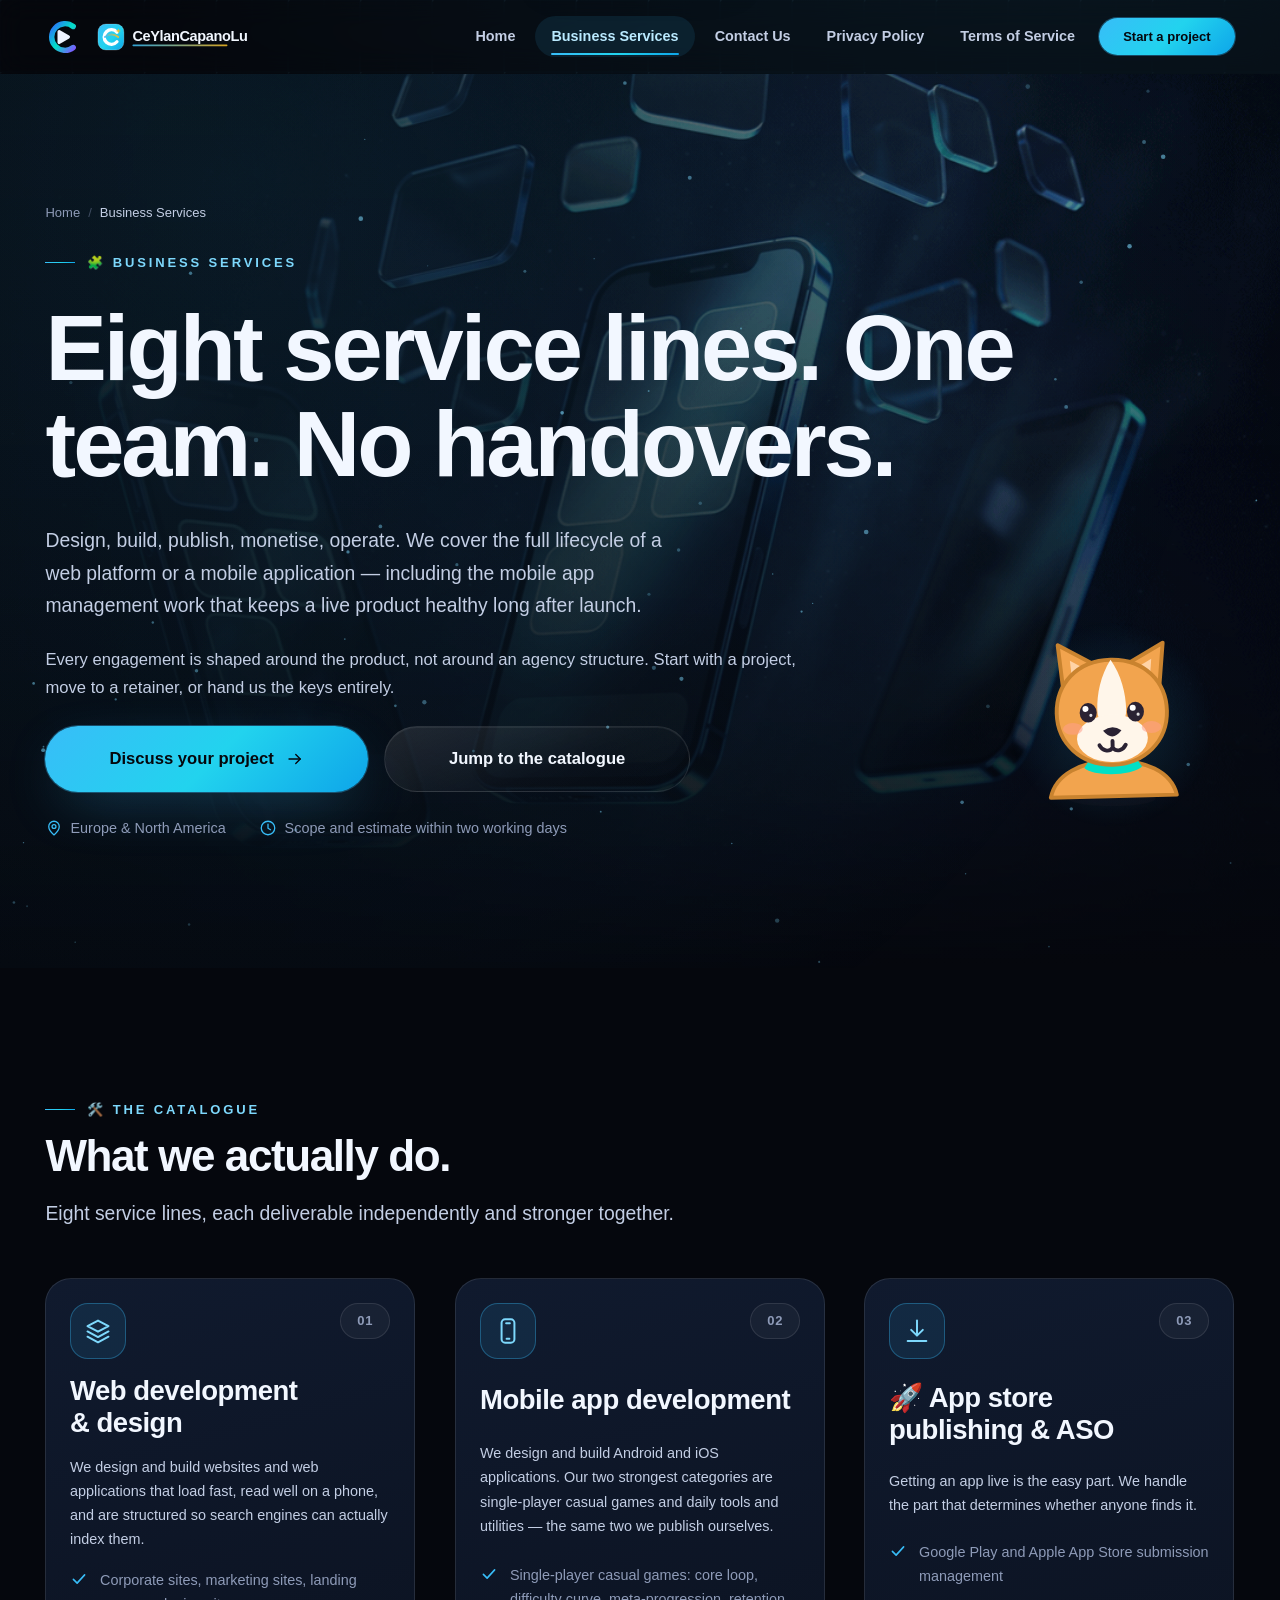
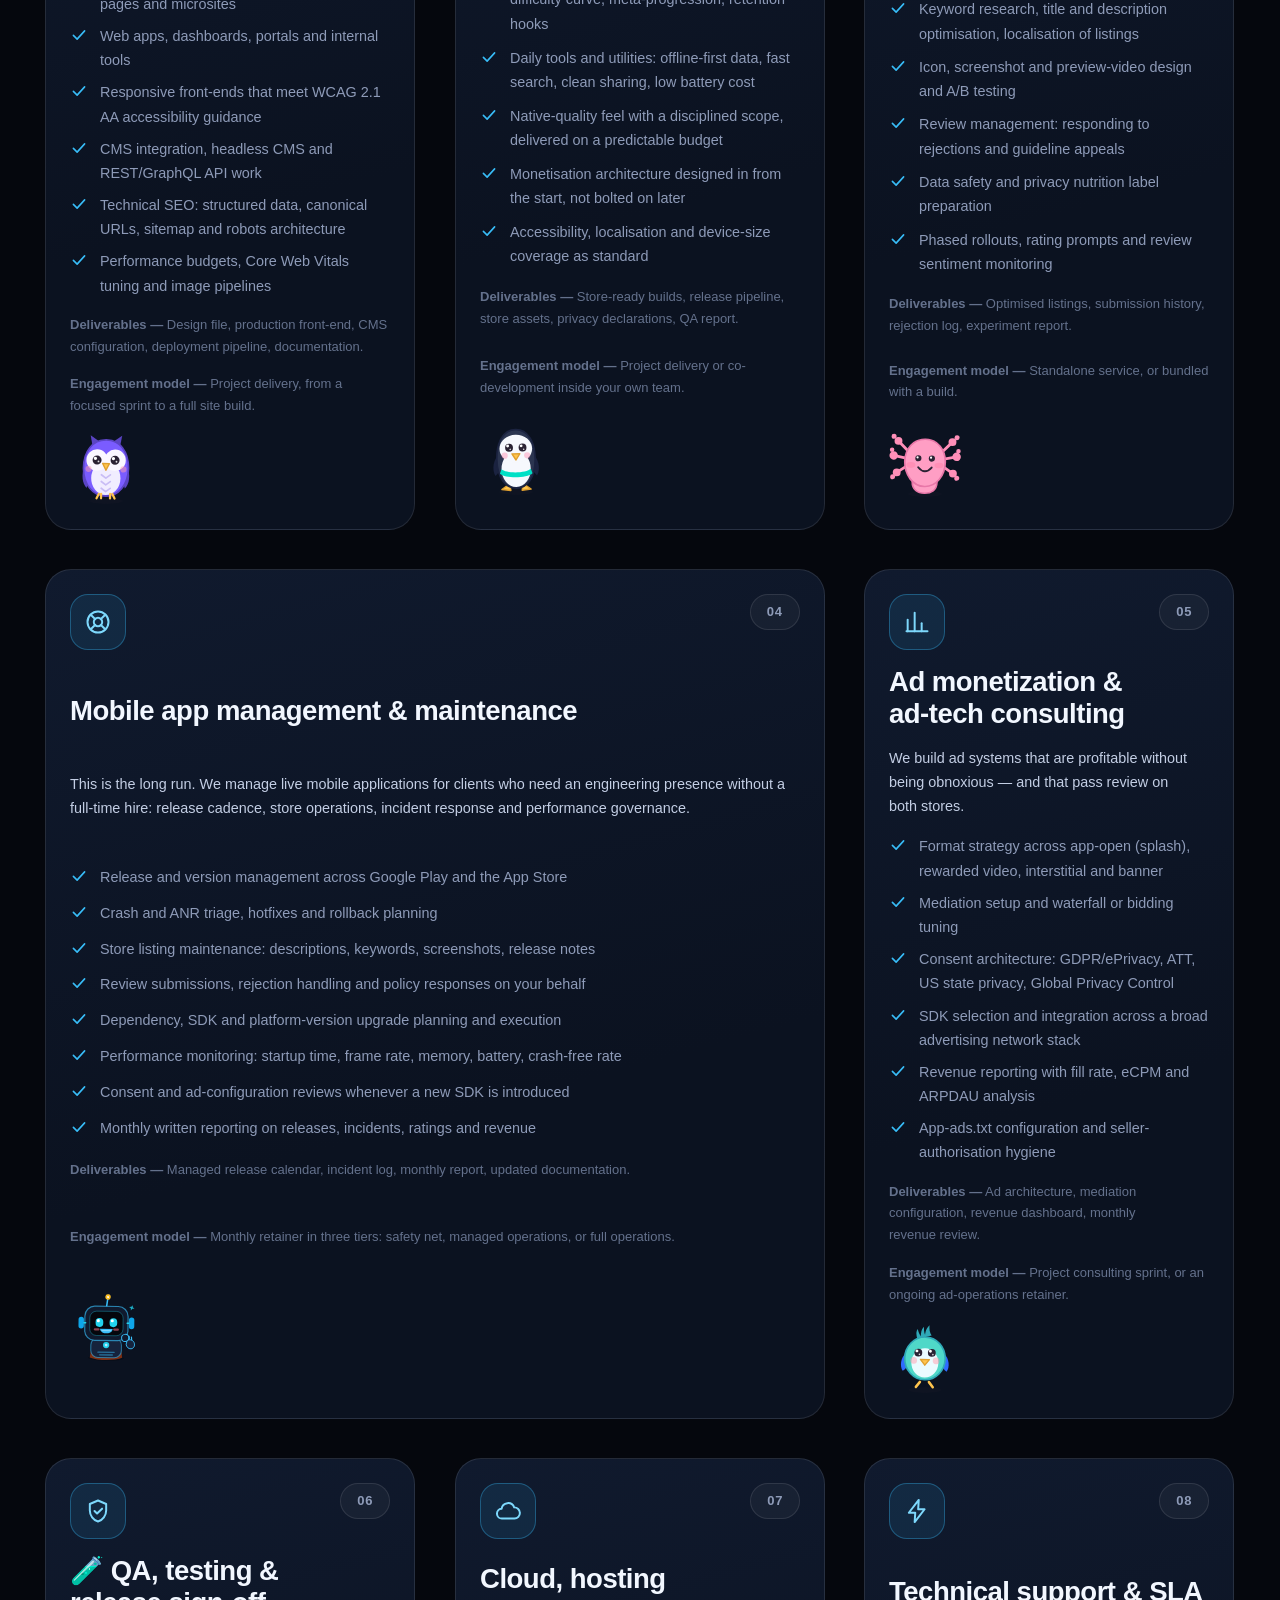
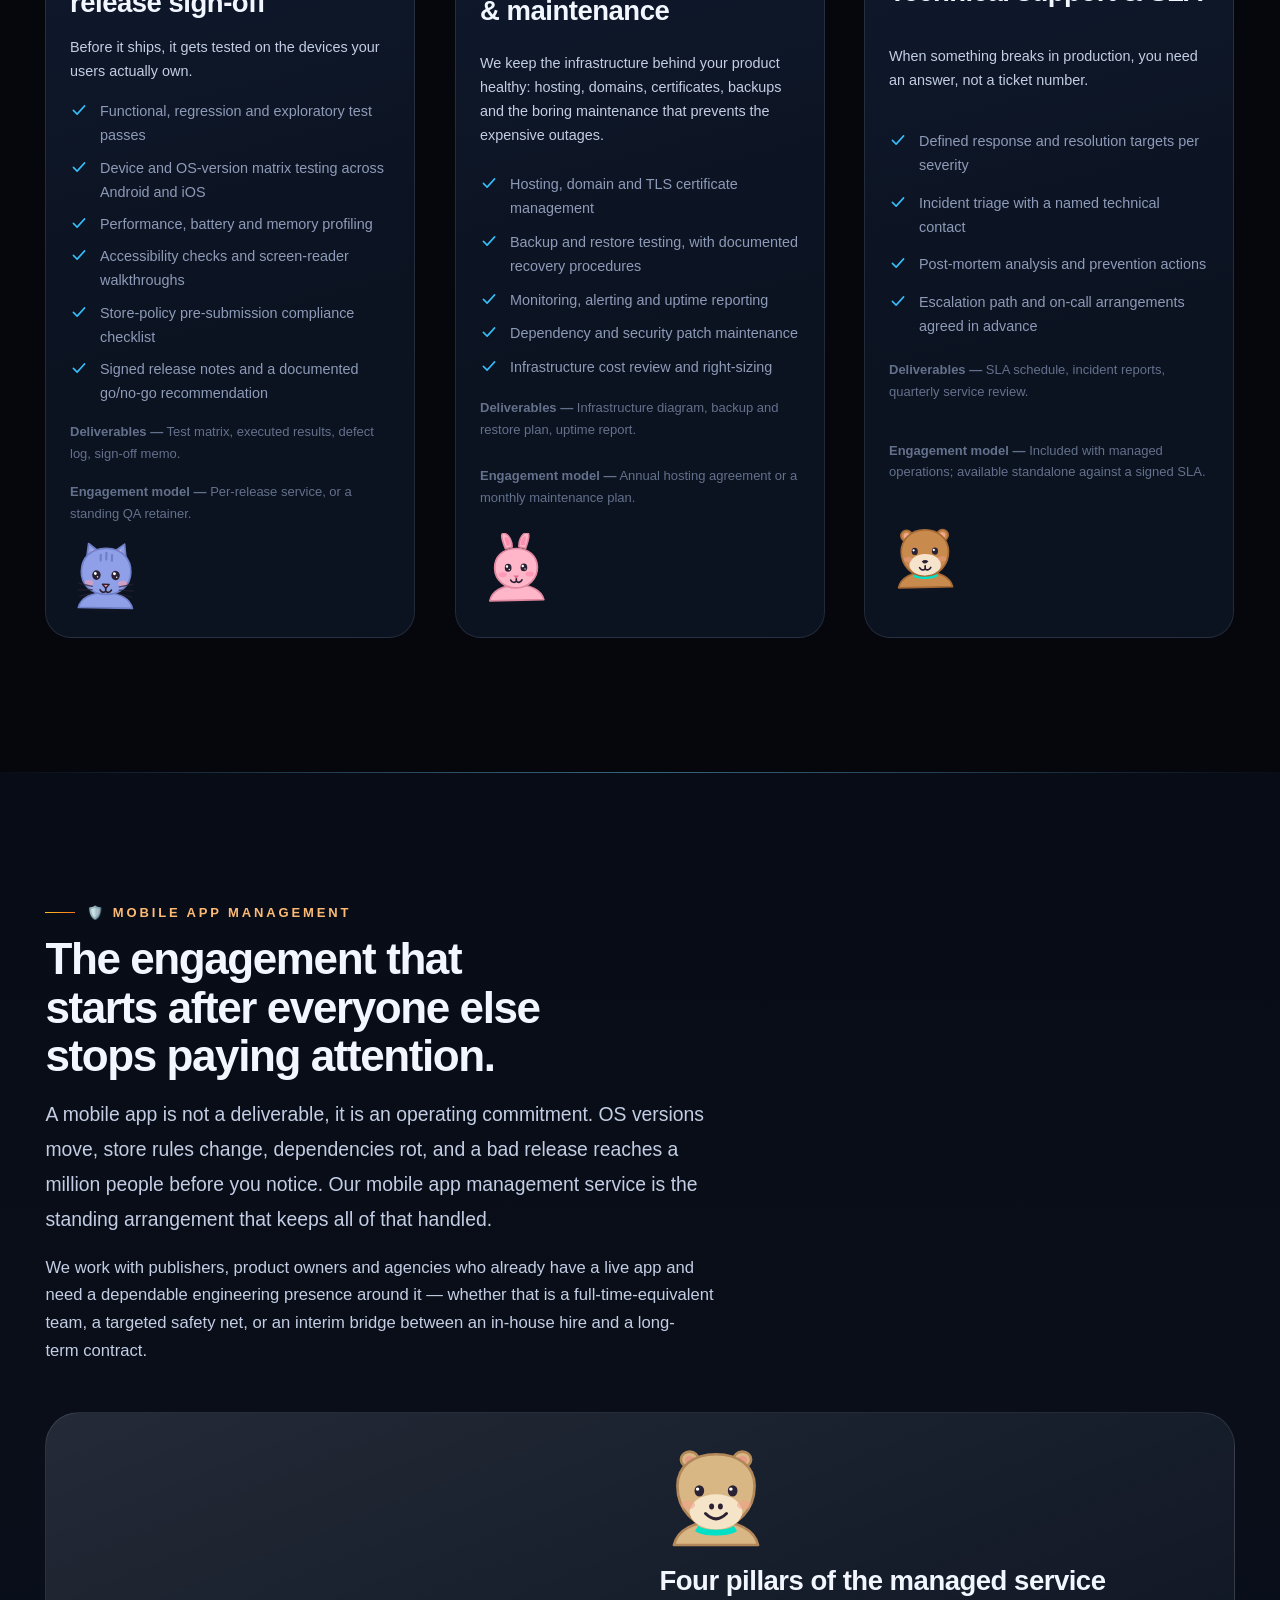
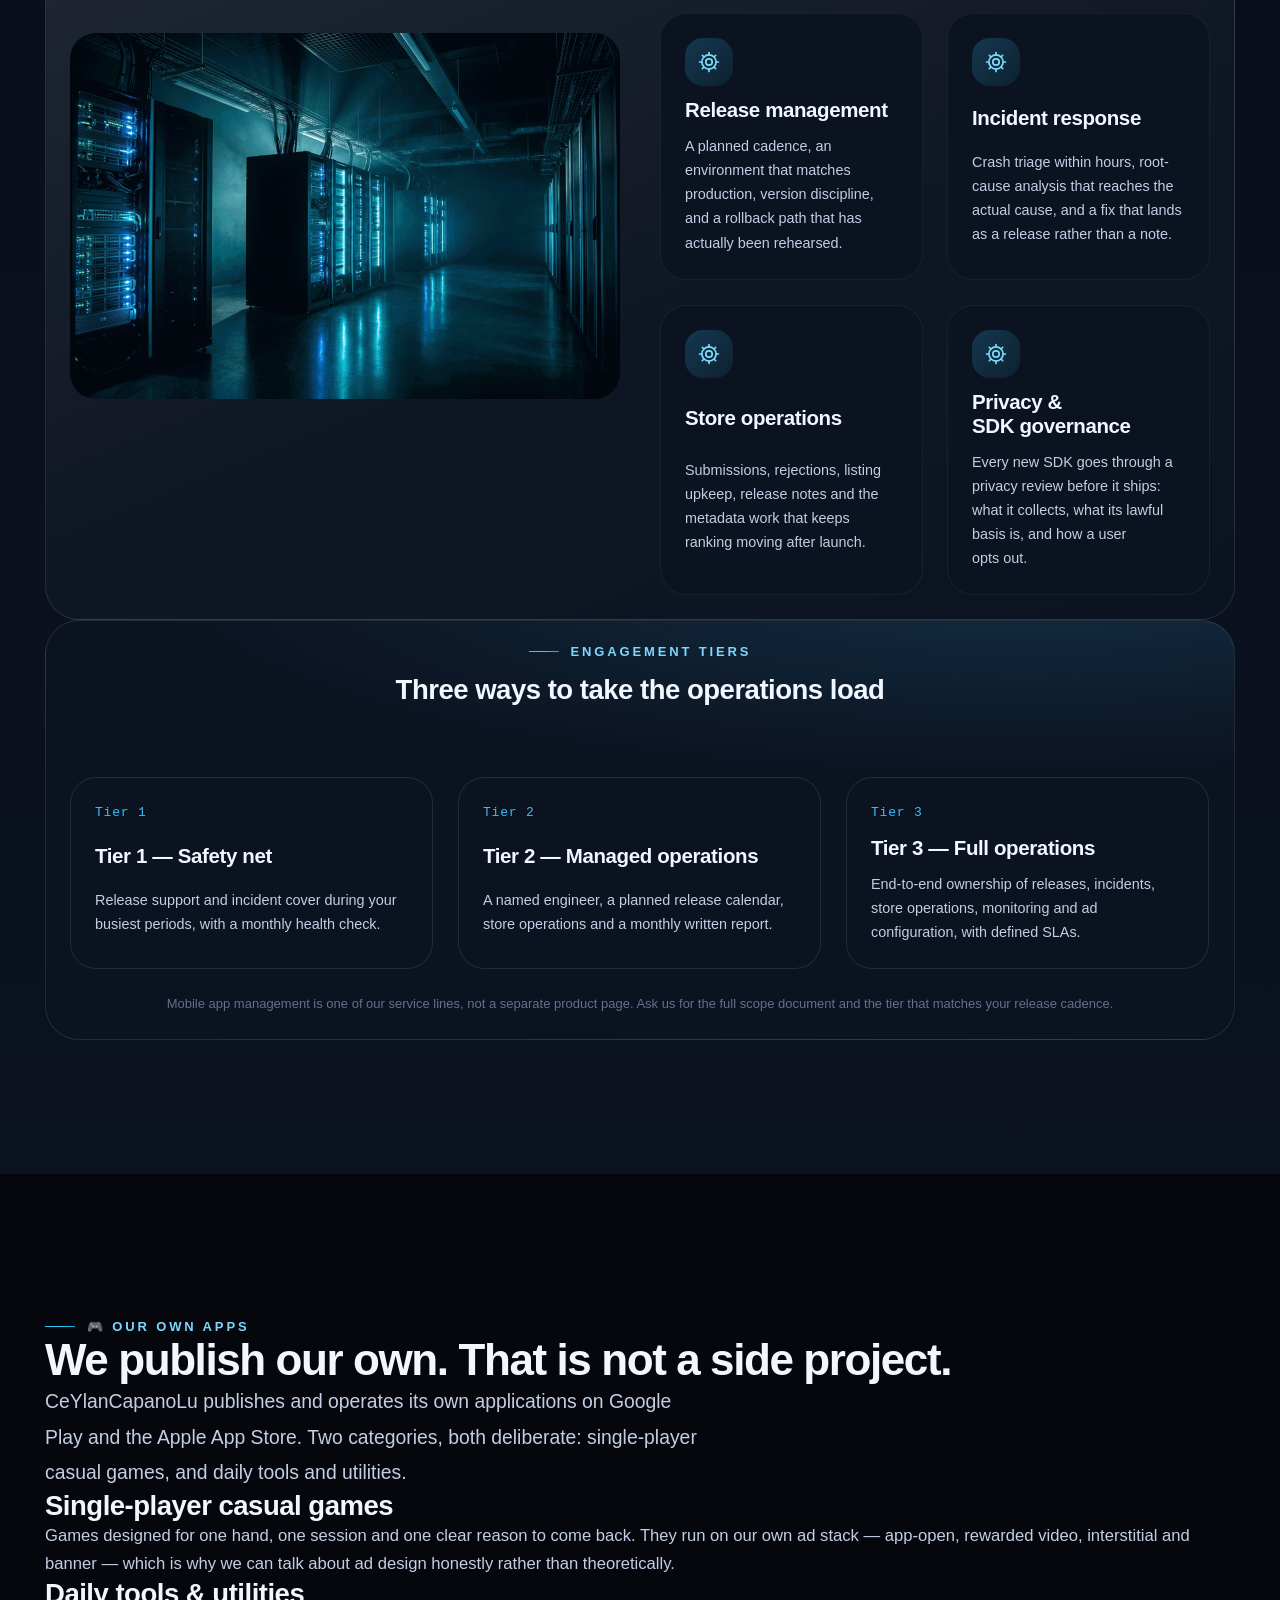
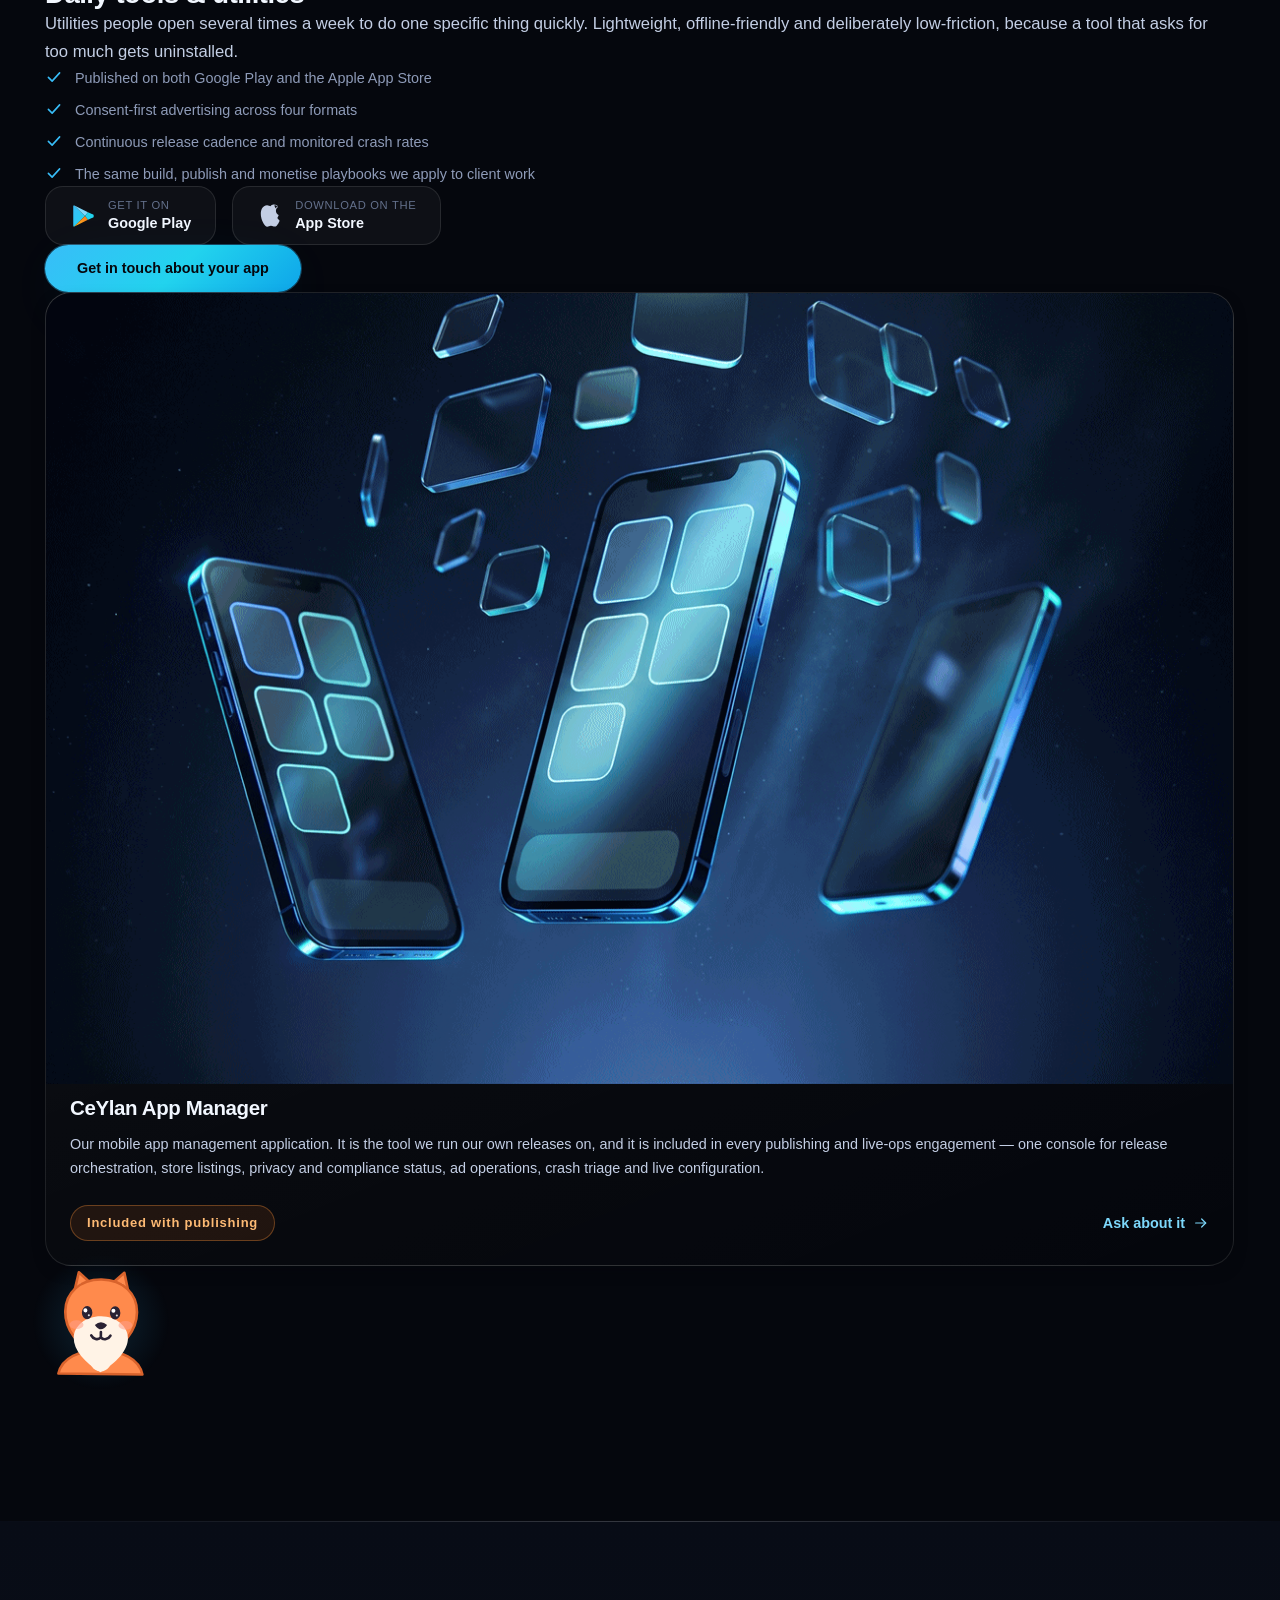
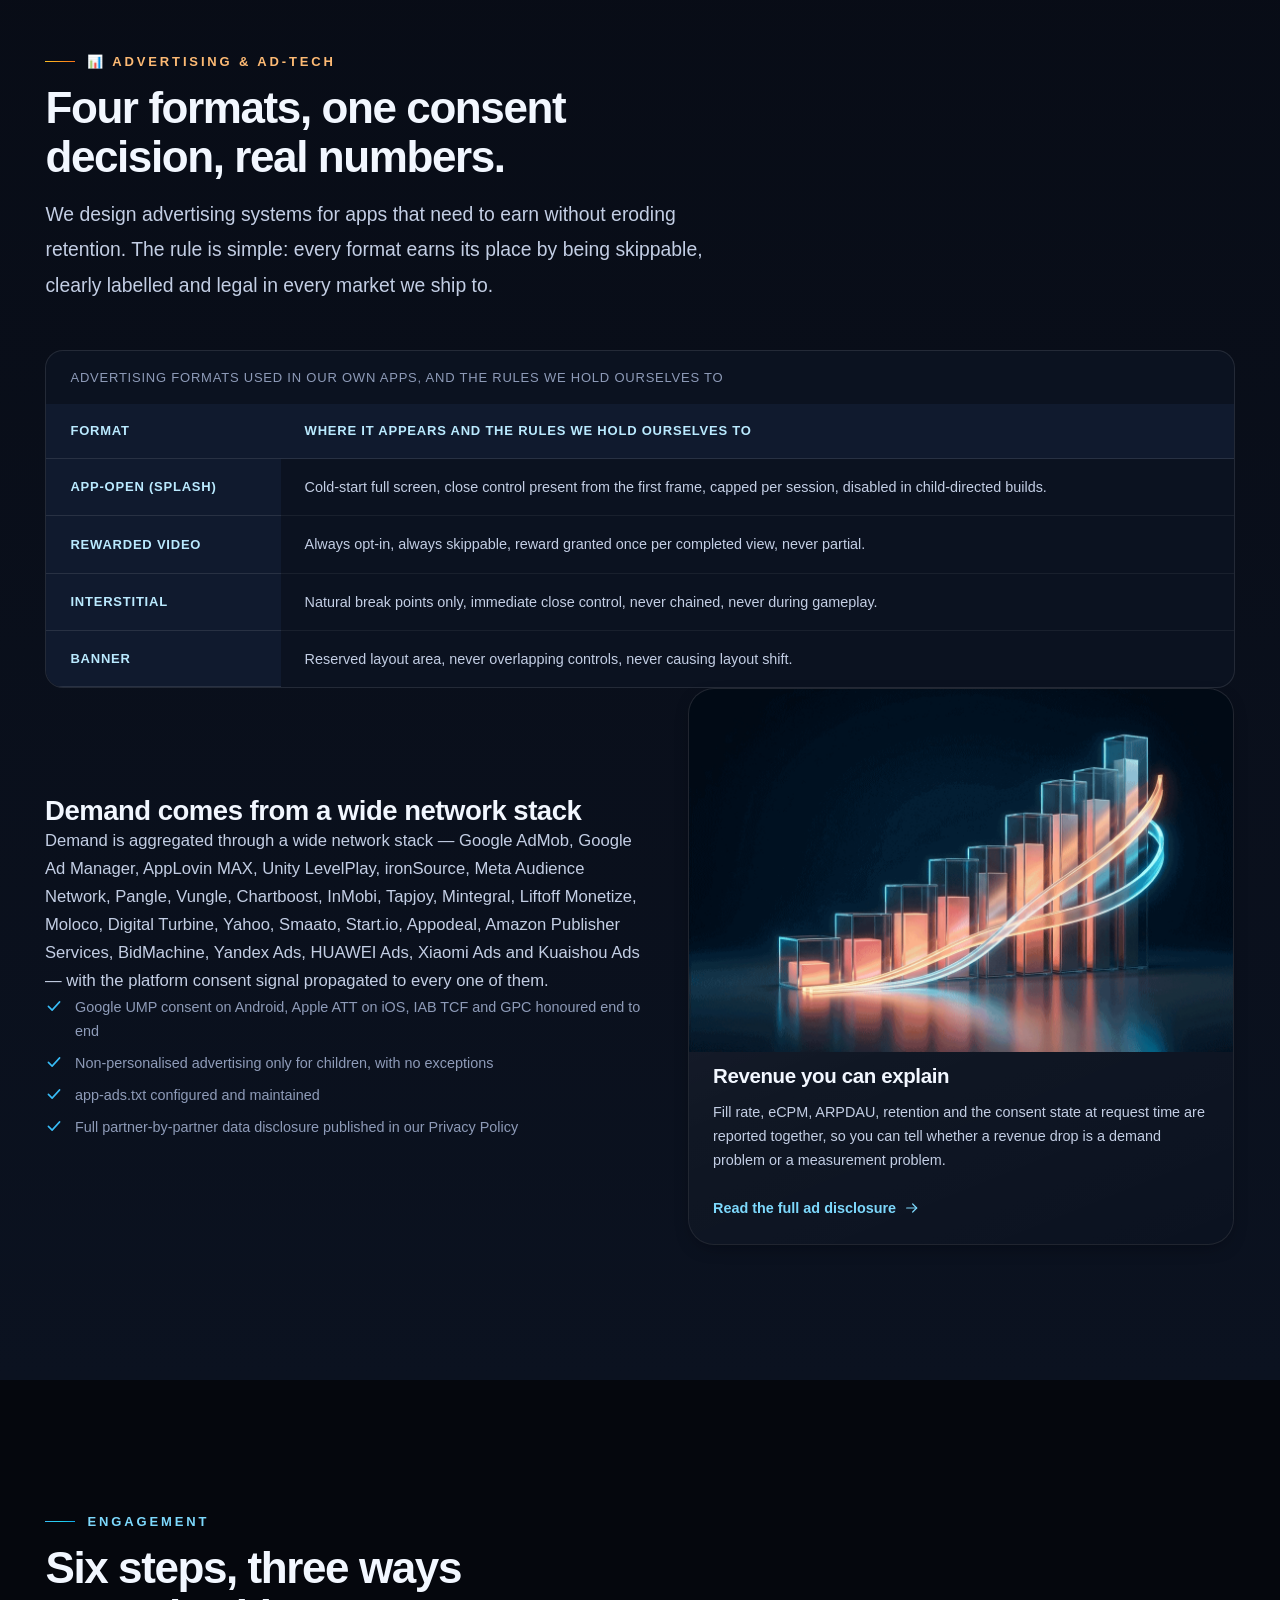
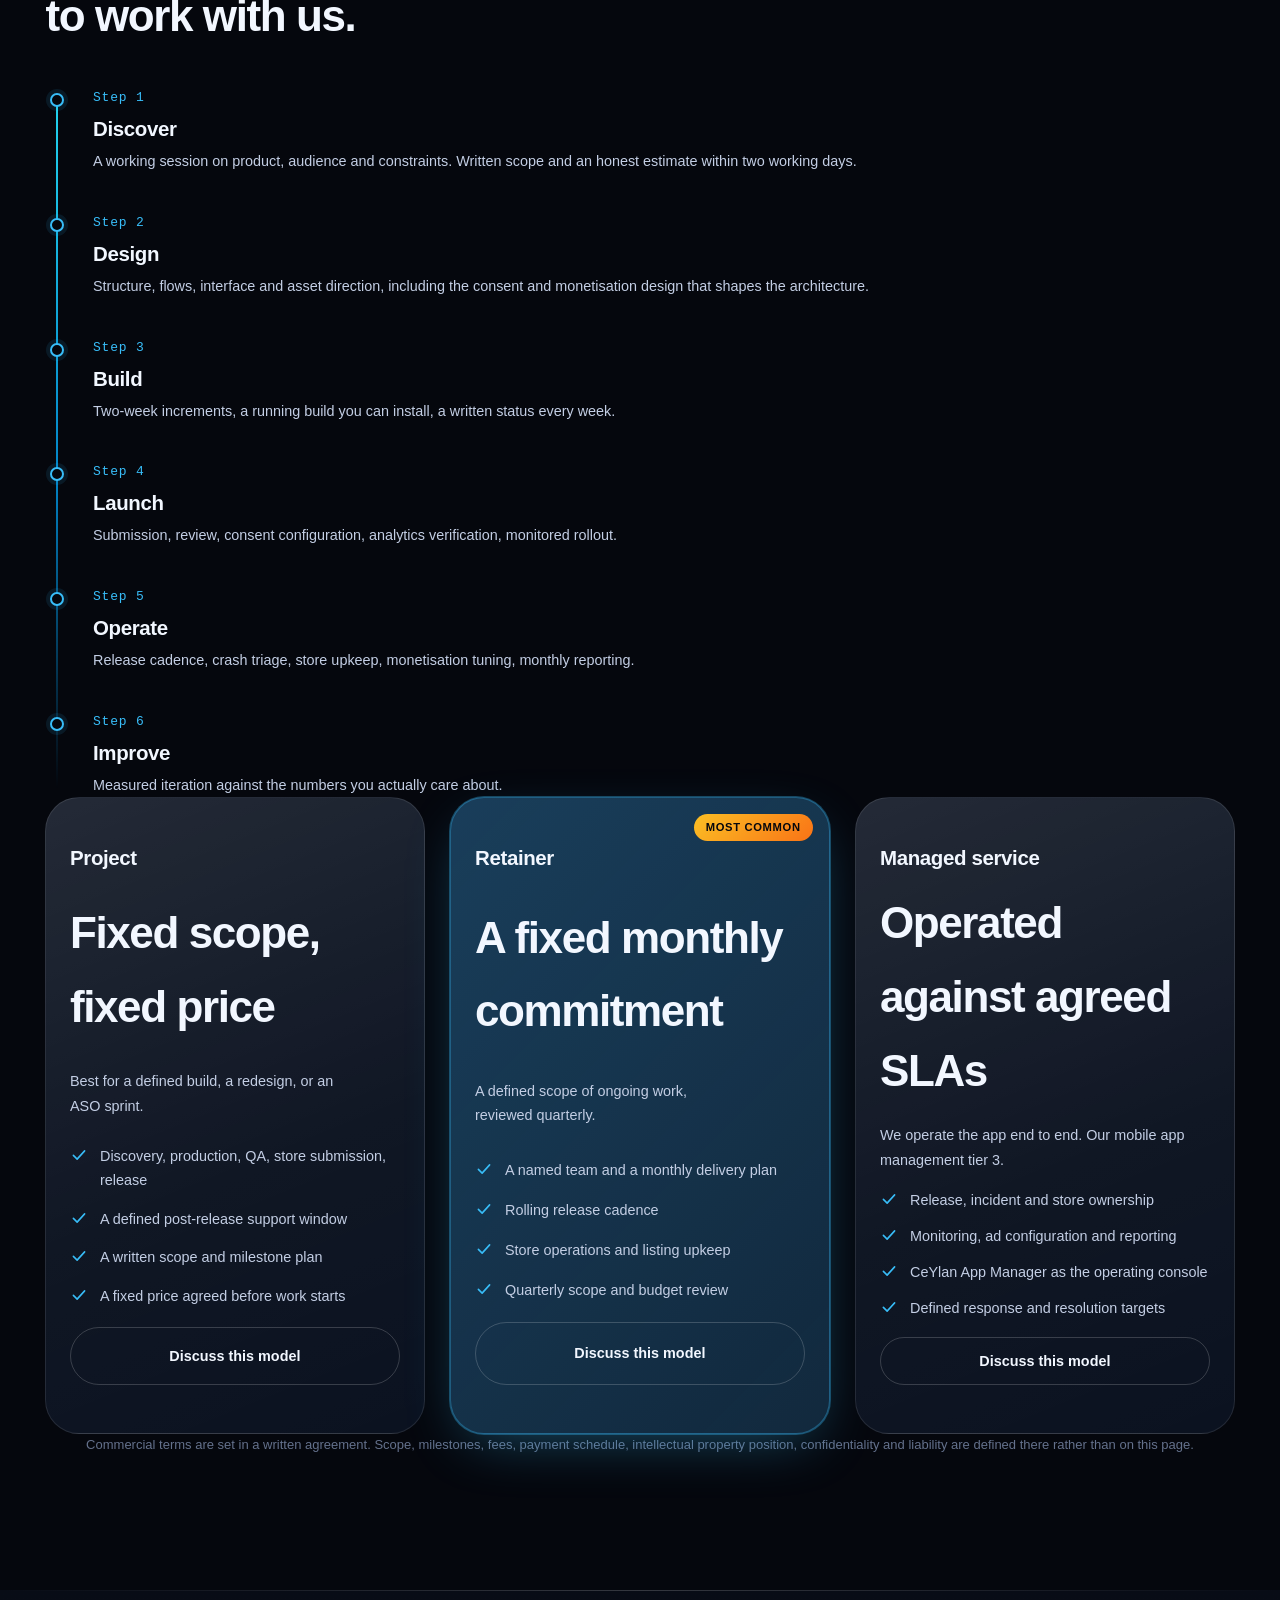
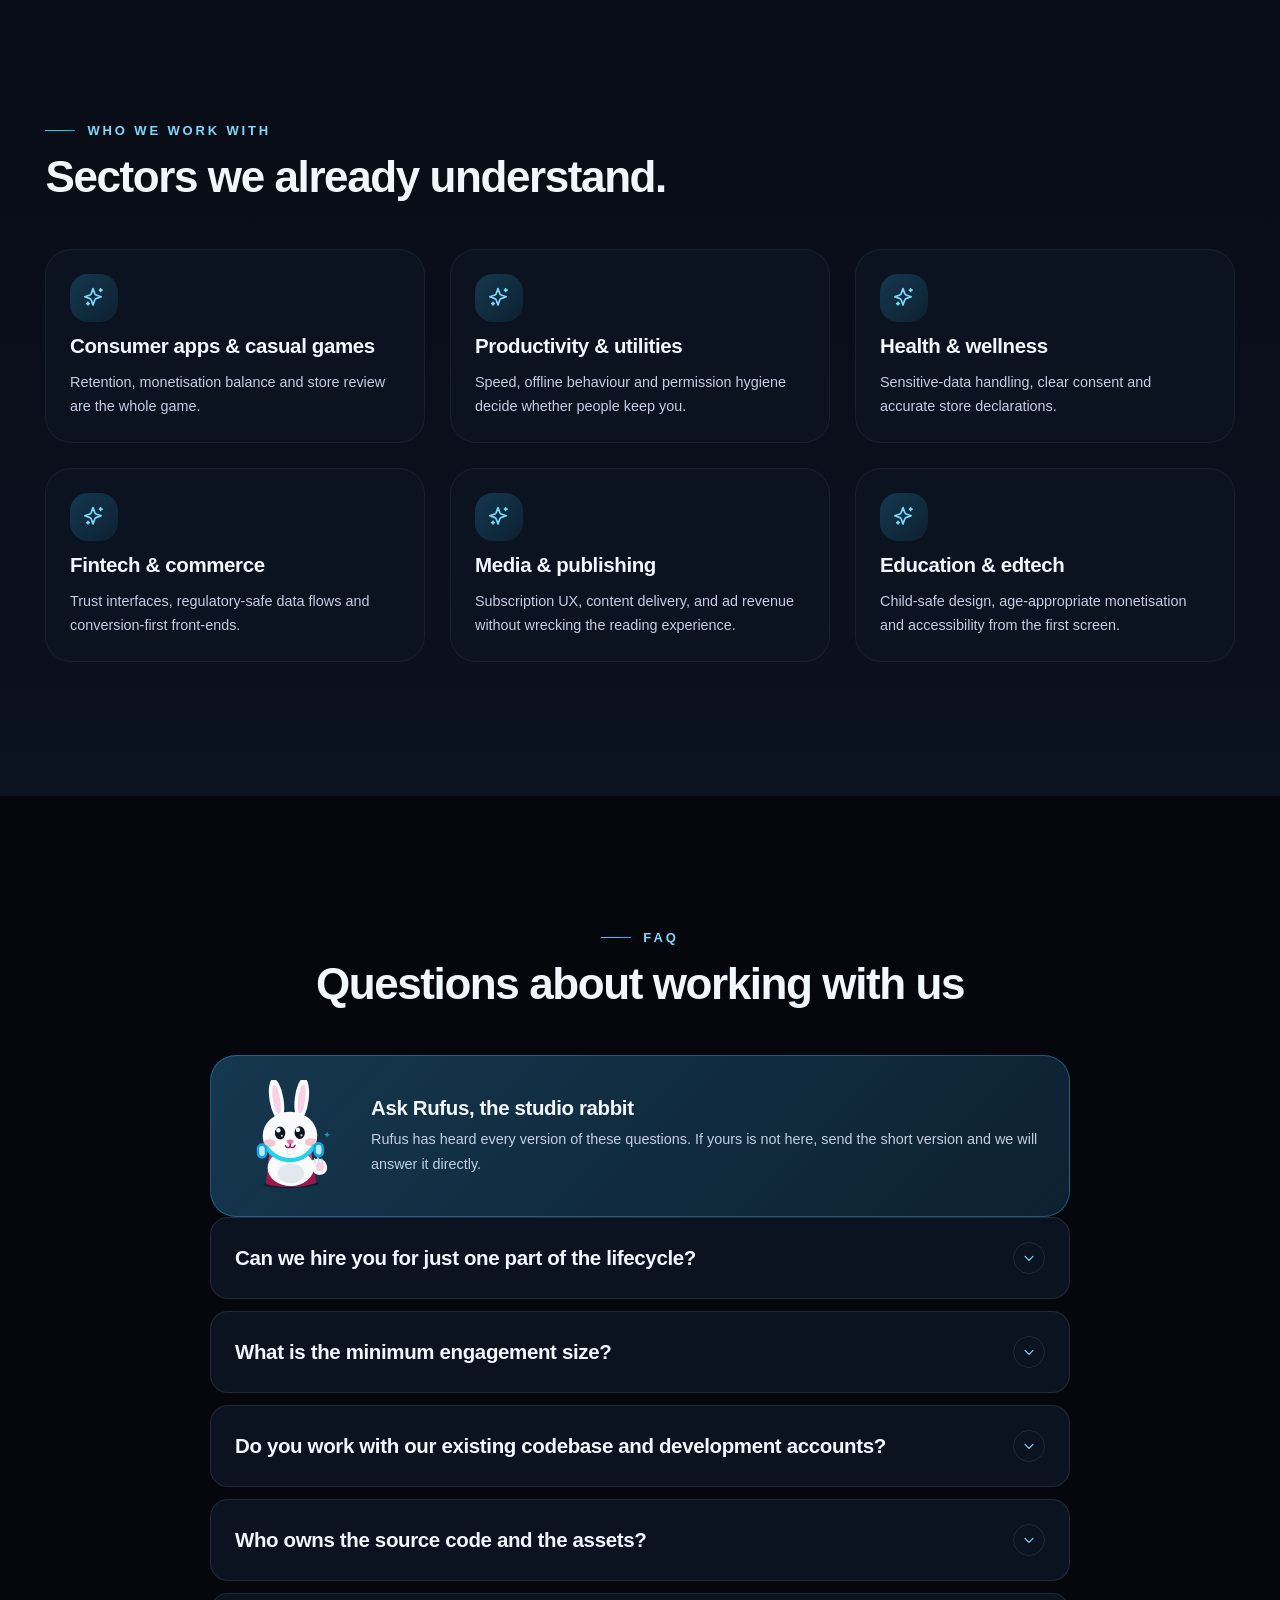
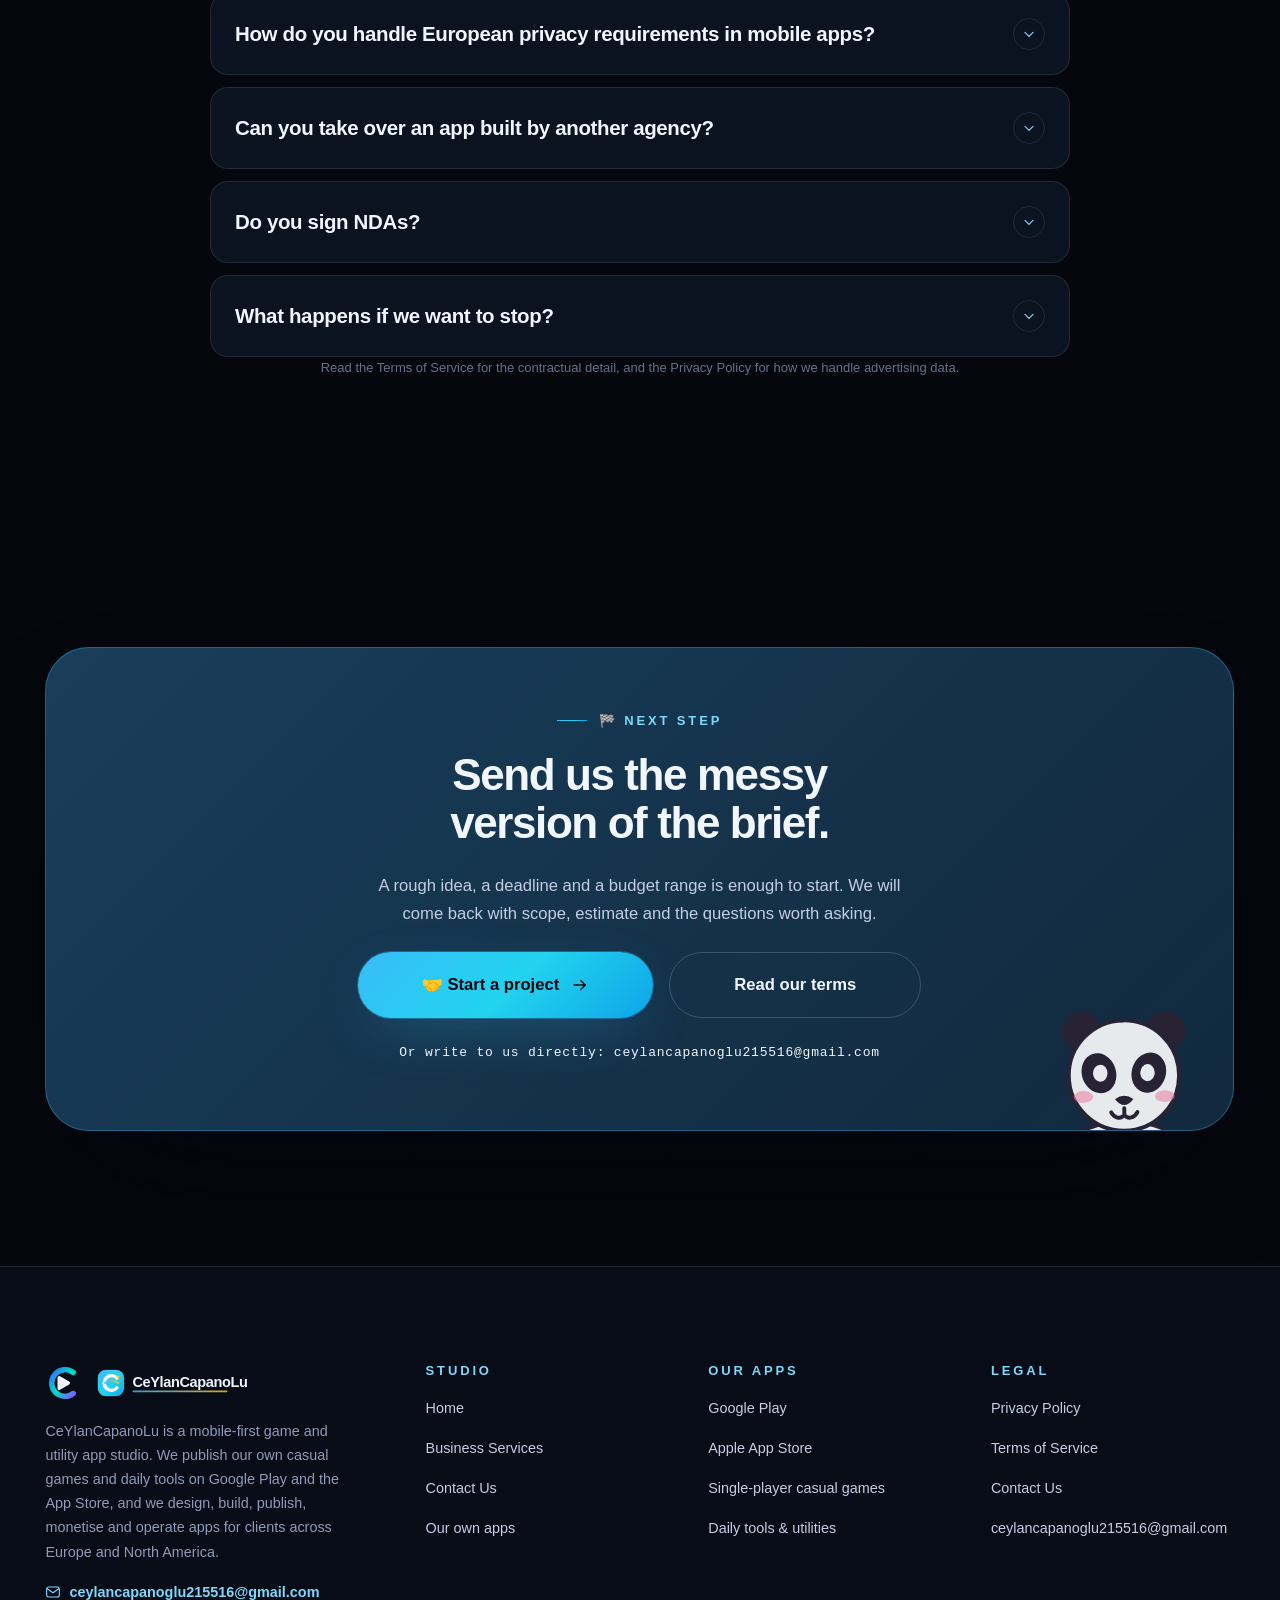
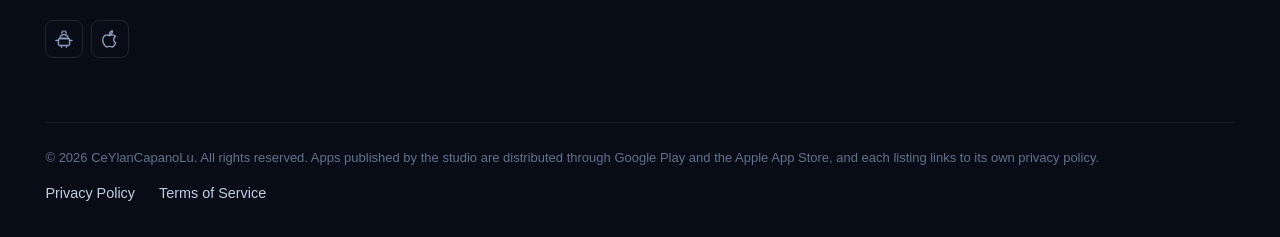
<file: services.html>
<!DOCTYPE html>
<html lang="en" data-motion="on">
<head>
<meta charset="utf-8">
<meta name="viewport" content="width=device-width, initial-scale=1">
<title>Business Services — CeYlanCapanoLu</title>
<meta name="description" content="Web and mobile app development, app store publishing and ASO, mobile app management, ad monetization, QA and support — how CeYlanCapanoLu works.">
<meta name="keywords" content="app development services, mobile app management, app store publishing, ASO services, ad monetization consulting, app QA testing, app maintenance, technical support SLA, app hosting">
<meta name="robots" content="index, follow, max-image-preview:large">
<meta name="author" content="CeYlanCapanoLu">
<meta name="theme-color" content="#05070d">
<link rel="canonical" href="https://yonghengzx.github.io/ceylancapanoglu/services.html">
<meta property="og:type" content="website">
<meta property="og:site_name" content="CeYlanCapanoLu">
<meta property="og:title" content="Business Services — CeYlanCapanoLu">
<meta property="og:description" content="Web and mobile app development, app store publishing and ASO, mobile app management, ad monetization, QA and support — how CeYlanCapanoLu works.">
<meta property="og:url" content="https://yonghengzx.github.io/ceylancapanoglu/services.html">
<meta property="og:image" content="https://yonghengzx.github.io/ceylancapanoglu/images/og-services.png">
<meta property="og:image:width" content="1200">
<meta property="og:image:height" content="630">
<meta property="og:image:alt" content="CeYlanCapanoLu business services — app development, publishing and operations">
<meta property="og:locale" content="en_US">
<meta name="twitter:card" content="summary_large_image">
<meta name="twitter:title" content="Business Services — CeYlanCapanoLu">
<meta name="twitter:description" content="Web and mobile app development, app store publishing and ASO, mobile app management, ad monetization, QA and support — how CeYlanCapanoLu works.">
<meta name="twitter:image" content="https://yonghengzx.github.io/ceylancapanoglu/images/og-services.png">
<meta name="twitter:image:alt" content="CeYlanCapanoLu business services — app development, publishing and operations">
<link rel="icon" href="images/favicon.svg" type="image/svg+xml">
<link rel="apple-touch-icon" href="images/favicon.svg">
<link rel="stylesheet" href="css/tokens.css">
<link rel="stylesheet" href="css/base.css">
<link rel="stylesheet" href="css/layout.css">
<link rel="stylesheet" href="css/components.css">
<link rel="stylesheet" href="css/animations.css">
<link rel="stylesheet" href="css/motion.css">
<link rel="stylesheet" href="css/pages.css">
<link rel="stylesheet" href="css/responsive.css">
  <link rel="stylesheet" href="css/mascots.css">
<script type="application/ld+json">{
  "@context": "https://schema.org",
  "@type": "Organization",
  "@id": "https://yonghengzx.github.io/ceylancapanoglu/#organization",
  "name": "CeYlanCapanoLu",
  "url": "https://yonghengzx.github.io/ceylancapanoglu/",
  "email": "ceylancapanoglu215516@gmail.com",
  "description": "Mobile-first game and utility app studio publishing single-player casual games and daily tools on Google Play and the Apple App Store, and building, monetising and operating mobile apps for clients across Europe and North America.",
  "sameAs": [
    "https://play.google.com/store/apps/developer?id=CeYlanCapanoLu",
    "https://apps.apple.com/developer/ceylancapanoglu"
  ],
  "knowsAbout": [
    "Mobile app development",
    "Game development",
    "Mobile app management",
    "App store publishing",
    "App store optimisation",
    "Ad monetization",
    "Software quality assurance"
  ]
}</script>
<script type="application/ld+json">{
  "@context": "https://schema.org",
  "@type": "WebSite",
  "@id": "https://yonghengzx.github.io/ceylancapanoglu/#website",
  "url": "https://yonghengzx.github.io/ceylancapanoglu/",
  "name": "CeYlanCapanoLu",
  "description": "CeYlanCapanoLu — mobile-first game and utility app studio for Europe and North America.",
  "inLanguage": "en",
  "publisher": {
    "@id": "https://yonghengzx.github.io/ceylancapanoglu/#organization"
  }
}</script>
<script type="application/ld+json">{
  "@context": "https://schema.org",
  "@type": "BreadcrumbList",
  "@id": "https://yonghengzx.github.io/ceylancapanoglu/services.html#breadcrumb",
  "itemListElement": [
    {
      "@type": "ListItem",
      "position": 1,
      "name": "Home",
      "item": "https://yonghengzx.github.io/ceylancapanoglu/"
    },
    {
      "@type": "ListItem",
      "position": 2,
      "name": "Business Services",
      "item": "https://yonghengzx.github.io/ceylancapanoglu/services.html"
    }
  ]
}</script>
<script type="application/ld+json">{
  "@context": "https://schema.org",
  "@type": "SoftwareApplication",
  "@id": "https://yonghengzx.github.io/ceylancapanoglu/#app-portfolio",
  "name": "CeYlanCapanoLu Apps",
  "applicationCategory": "GameApplication",
  "applicationSubCategory": "Single-player casual games; daily tools and utilities",
  "operatingSystem": "Android, iOS",
  "description": "A portfolio of single-player casual games and daily tools and utilities published by CeYlanCapanoLu on Google Play and the Apple App Store.",
  "url": "https://yonghengzx.github.io/ceylancapanoglu/services.html#services-apps",
  "publisher": {
    "@id": "https://yonghengzx.github.io/ceylancapanoglu/#organization"
  },
  "offers": {
    "@type": "Offer",
    "price": "0",
    "priceCurrency": "USD"
  }
}</script>
</head>
<body>
<a class="skip-link" href="#main">Skip to main content</a>
<div class="page-bg" aria-hidden="true"></div>
<div class="page-grid" aria-hidden="true"></div>
<div class="page-grain" aria-hidden="true"></div>
<div class="cursor-glow" aria-hidden="true"></div>
<div class="scroll-progress" aria-hidden="true"></div>
<svg class="visually-hidden" aria-hidden="true" focusable="false" xmlns="http://www.w3.org/2000/svg"><symbol id="i-check" viewBox="0 0 24 24" fill="none" stroke="currentColor" stroke-width="2.1" stroke-linecap="round" stroke-linejoin="round"> <path d="m4.5 12.5 5 5 10-11" fill="none"/> </symbol><symbol id="i-arrow-right" viewBox="0 0 24 24" fill="none" stroke="currentColor" stroke-width="1.8" stroke-linecap="round" stroke-linejoin="round"> <path d="M4 12h15" fill="none"/> <path d="M13 6l6 6-6 6" fill="none"/> </symbol><symbol id="i-arrow-up" viewBox="0 0 24 24" fill="none" stroke="currentColor" stroke-width="1.8" stroke-linecap="round" stroke-linejoin="round"> <path d="M12 20V4" fill="none"/> <path d="M5 11l7-7 7 7" fill="none"/> </symbol><symbol id="i-arrow-up-right" viewBox="0 0 24 24" fill="none" stroke="currentColor" stroke-width="1.8" stroke-linecap="round" stroke-linejoin="round"> <path d="M7 17 17 7" fill="none"/> <path d="M8 7h9v9" fill="none"/> </symbol><symbol id="i-chevron-down" viewBox="0 0 24 24" fill="none" stroke="currentColor" stroke-width="1.8" stroke-linecap="round" stroke-linejoin="round"> <path d="m6 9.5 6 6 6-6" fill="none"/> </symbol><symbol id="i-chevron-right" viewBox="0 0 24 24" fill="none" stroke="currentColor" stroke-width="1.8" stroke-linecap="round" stroke-linejoin="round"> <path d="m9.5 5.5 6.5 6.5-6.5 6.5" fill="none"/> </symbol><symbol id="i-play" viewBox="0 0 24 24" fill="none" stroke="currentColor" stroke-width="1.7" stroke-linecap="round" stroke-linejoin="round"> <path d="M4 5.5v13l16-6.5z" fill="currentColor" stroke="none"/> </symbol><symbol id="i-pause" viewBox="0 0 24 24" fill="none" stroke="currentColor" stroke-width="1.7" stroke-linecap="round" stroke-linejoin="round"> <rect x="6.5" y="4.5" width="3.8" height="15" rx="1.5" fill="none"/> <rect x="13.7" y="4.5" width="3.8" height="15" rx="1.5" fill="none"/> </symbol><symbol id="i-close" viewBox="0 0 24 24" fill="none" stroke="currentColor" stroke-width="1.8" stroke-linecap="round" stroke-linejoin="round"> <path d="M18 6 6 18" fill="none"/> <path d="M6 6l12 12" fill="none"/> </symbol><symbol id="i-plus" viewBox="0 0 24 24" fill="none" stroke="currentColor" stroke-width="1.8" stroke-linecap="round" stroke-linejoin="round"> <path d="M12 5v14" fill="none"/> <path d="M5 12h14" fill="none"/> </symbol><symbol id="i-minus" viewBox="0 0 24 24" fill="none" stroke="currentColor" stroke-width="1.8" stroke-linecap="round" stroke-linejoin="round"> <path d="M5 12h14" fill="none"/> </symbol><symbol id="i-mail" viewBox="0 0 24 24" fill="none" stroke="currentColor" stroke-width="1.7" stroke-linecap="round" stroke-linejoin="round"> <rect x="2.5" y="4.5" width="19" height="15" rx="3" fill="none"/> <path d="m3.5 7 8.5 6 8.5-6" fill="none"/> </symbol><symbol id="i-phone" viewBox="0 0 24 24" fill="none" stroke="currentColor" stroke-width="1.7" stroke-linecap="round" stroke-linejoin="round"> <path d="M22 16.92v3a2 2 0 0 1-2.18 2 19.79 19.79 0 0 1-8.63-3.07 19.5 19.5 0 0 1-6-6A19.79 19.79 0 0 1 2.12 4.18 2 2 0 0 1 4.11 2h3a2 2 0 0 1 2 1.72c.13.96.36 1.9.7 2.81a2 2 0 0 1-.45 2.11L8.09 9.91a16 16 0 0 0 6 6l1.27-1.27a2 2 0 0 1 2.11-.45c.91.34 1.85.57 2.81.7A2 2 0 0 1 22 16.92z" fill="none"/> </symbol><symbol id="i-globe" viewBox="0 0 24 24" fill="none" stroke="currentColor" stroke-width="1.7" stroke-linecap="round" stroke-linejoin="round"> <circle cx="12" cy="12" r="9" fill="none"/> <path d="M3.2 9.5h17.6" fill="none"/> <path d="M3.2 14.5h17.6" fill="none"/> <path d="M12 3c2.6 2.4 4 5.5 4 9s-1.4 6.6-4 9c-2.6-2.4-4-5.5-4-9s1.4-6.6 4-9z" fill="none"/> </symbol><symbol id="i-map-pin" viewBox="0 0 24 24" fill="none" stroke="currentColor" stroke-width="1.7" stroke-linecap="round" stroke-linejoin="round"> <path d="M12 21.2s7-5.8 7-11.2a7 7 0 1 0-14 0c0 5.4 7 11.2 7 11.2z" fill="none"/> <circle cx="12" cy="10" r="2.6" fill="none"/> </symbol><symbol id="i-clock" viewBox="0 0 24 24" fill="none" stroke="currentColor" stroke-width="1.7" stroke-linecap="round" stroke-linejoin="round"> <circle cx="12" cy="12" r="9" fill="none"/> <path d="M12 7v5.3l3.4 2" fill="none"/> </symbol><symbol id="i-shield" viewBox="0 0 24 24" fill="none" stroke="currentColor" stroke-width="1.7" stroke-linecap="round" stroke-linejoin="round"> <path d="M12 3l7 3v5.5c0 4.4-2.9 8.3-7 9.5-4.1-1.2-7-5.1-7-9.5V6z" fill="none"/> <path d="m9 12 2.2 2.2L15.5 10" fill="none"/> </symbol><symbol id="i-lock" viewBox="0 0 24 24" fill="none" stroke="currentColor" stroke-width="1.7" stroke-linecap="round" stroke-linejoin="round"> <rect x="4.5" y="10" width="15" height="10.5" rx="3" fill="none"/> <path d="M8 10V7.5a4 4 0 0 1 8 0V10" fill="none"/> </symbol><symbol id="i-layers" viewBox="0 0 24 24" fill="none" stroke="currentColor" stroke-width="1.7" stroke-linecap="round" stroke-linejoin="round"> <path d="m12 3 9 4.8-9 4.8-9-4.8z" fill="none"/> <path d="m3 12.4 9 4.8 9-4.8" fill="none"/> <path d="m3 16.9 9 4.8 9-4.8" fill="none"/> </symbol><symbol id="i-sparkles" viewBox="0 0 24 24" fill="none" stroke="currentColor" stroke-width="1.7" stroke-linecap="round" stroke-linejoin="round"> <path d="m11 2.6 1.85 5.2a1.8 1.8 0 0 0 1.15 1.15L19.2 10.8l-5.2 1.85a1.8 1.8 0 0 0-1.15 1.15L11 19l-1.85-5.2a1.8 1.8 0 0 0-1.15-1.15L2.8 10.8l5.2-1.85a1.8 1.8 0 0 0 1.15-1.15z" fill="none"/> <path d="M18.6 2.8v2.6" fill="none"/> <path d="M20.1 4.1h-2.6" fill="none"/> <path d="M6 16.4v2.4" fill="none"/> <path d="M7.3 17.6H4.7" fill="none"/> </symbol><symbol id="i-code" viewBox="0 0 24 24" fill="none" stroke="currentColor" stroke-width="1.8" stroke-linecap="round" stroke-linejoin="round"> <path d="m8.5 7.5-5 4.5 5 4.5" fill="none"/> <path d="M15.5 7.5l5 4.5-5 4.5" fill="none"/> <path d="M13.5 4l-3 16" fill="none"/> </symbol><symbol id="i-device" viewBox="0 0 24 24" fill="none" stroke="currentColor" stroke-width="1.7" stroke-linecap="round" stroke-linejoin="round"> <rect x="6" y="2.5" width="12" height="19" rx="3" fill="none"/> <path d="M10.5 5.5h3" fill="none"/> <path d="M12 18.4v.1" fill="none"/> </symbol><symbol id="i-mobile" viewBox="0 0 24 24" fill="none" stroke="currentColor" stroke-width="1.7" stroke-linecap="round" stroke-linejoin="round"> <rect x="6.5" y="2" width="11" height="20" rx="3" fill="none"/> <path d="M10.4 5.4h3.2" fill="none"/> <path d="M10.8 18.6h2.4" fill="none"/> </symbol><symbol id="i-gamepad" viewBox="0 0 24 24" fill="none" stroke="currentColor" stroke-width="1.7" stroke-linecap="round" stroke-linejoin="round"> <rect x="2.4" y="7.4" width="19.2" height="9.2" rx="4.6" fill="none"/> <path d="M6.9 10.4v3.2" fill="none"/> <path d="M5.3 12h3.2" fill="none"/> <circle cx="16" cy="10.9" r="1.1" fill="none"/> <circle cx="18.5" cy="13.4" r="1.1" fill="none"/> </symbol><symbol id="i-rocket" viewBox="0 0 24 24" fill="none" stroke="currentColor" stroke-width="1.7" stroke-linecap="round" stroke-linejoin="round"> <path d="M12 2c3.5 2.4 5.5 6 5.5 9.8L15 15H9l-2.5-3.2C6.5 8 8.5 4.4 12 2z" fill="none"/> <circle cx="12" cy="9.5" r="1.8" fill="none"/> <path d="M9 15c-1.5 1.2-2.2 3-2.4 5 2-.2 3.8-1 5-2.4" fill="none"/> <path d="M15 15c1.5 1.2 2.2 3 2.4 5-2-.2-3.8-1-5-2.4" fill="none"/> </symbol><symbol id="i-chart" viewBox="0 0 24 24" fill="none" stroke="currentColor" stroke-width="1.7" stroke-linecap="round" stroke-linejoin="round"> <path d="M4 20V10" fill="none"/> <path d="M10 20V4" fill="none"/> <path d="M16 20v-7" fill="none"/> <path d="M21 20H3" fill="none"/> </symbol><symbol id="i-users" viewBox="0 0 24 24" fill="none" stroke="currentColor" stroke-width="1.7" stroke-linecap="round" stroke-linejoin="round"> <circle cx="9" cy="8" r="3.4" fill="none"/> <path d="M2.8 19.5c.7-3.2 3.1-5 6.2-5s5.5 1.8 6.2 5" fill="none"/> <path d="M16.4 5.2a3.4 3.4 0 0 1 0 6.4" fill="none"/> <path d="M17.6 14.9c2.1.6 3.5 2.2 3.9 4.6" fill="none"/> </symbol><symbol id="i-download" viewBox="0 0 24 24" fill="none" stroke="currentColor" stroke-width="1.7" stroke-linecap="round" stroke-linejoin="round"> <path d="M12 3v12" fill="none"/> <path d="m7 11 5 5 5-5" fill="none"/> <path d="M4 20.5h16" fill="none"/> </symbol><symbol id="i-apple" viewBox="0 0 24 24" fill="none" stroke="currentColor" stroke-width="1.7" stroke-linecap="round" stroke-linejoin="round"> <path d="M16.4 12.6c0-2.4 2-3.6 2.1-3.6-1.1-1.7-2.9-1.9-3.5-1.9-1.5-.2-2.9.9-3.7.9-.8 0-1.9-.9-3.2-.8-1.6 0-3.1 1-3.9 2.4-1.7 2.9-.4 7.2 1.2 9.6.8 1.1 1.7 2.4 3 2.4 1.2-.1 1.6-.8 3.1-.8 1.4 0 1.8.8 3.1.7 1.3 0 2.1-1.1 2.9-2.3.9-1.3 1.3-2.6 1.3-2.7-.1 0-2.4-.9-2.4-3.9zM14 5.4c.7-.8 1.1-1.9 1-3-1 0-2.1.7-2.8 1.5-.6.7-1.1 1.8-1 2.9 1.1.1 2.2-.6 2.8-1.4z" fill="none"/> </symbol><symbol id="i-android" viewBox="0 0 24 24" fill="none" stroke="currentColor" stroke-width="1.7" stroke-linecap="round" stroke-linejoin="round"> <path d="M7 11.4a5 5 0 0 1 10 0z" fill="none"/> <path d="M9.3 4.7 10.8 2.4" fill="none"/> <path d="M14.7 4.7 13.2 2.4" fill="none"/> <rect x="5.4" y="11.4" width="13.2" height="8.4" rx="1.6" fill="none"/> <path d="M5.4 13.8H2.4" fill="none"/> <path d="M18.6 13.8h3" fill="none"/> <path d="M9 19.8v2" fill="none"/> <path d="M15 19.8v2" fill="none"/> <circle cx="9.9" cy="8" r="0.85" fill="currentColor" stroke="none"/> <circle cx="14.1" cy="8" r="0.85" fill="currentColor" stroke="none"/> </symbol><symbol id="i-star" viewBox="0 0 24 24" fill="currentColor"> <path d="m12 2.8 2.8 5.9 6.4.8-4.7 4.4 1.2 6.3L12 17l-5.7 3.2 1.2-6.3-4.7-4.4 6.4-.8z" fill="currentColor" stroke="none"/> </symbol><symbol id="i-paw" viewBox="0 0 24 24" fill="currentColor"> <ellipse cx="6.6" cy="9.4" rx="2.5" ry="3.2" fill="currentColor" stroke="none"/> <ellipse cx="17.4" cy="9.4" rx="2.5" ry="3.2" fill="currentColor" stroke="none"/> <ellipse cx="10.4" cy="5.6" rx="2.3" ry="3" fill="currentColor" stroke="none"/> <ellipse cx="14.6" cy="5.8" rx="2.3" ry="3" fill="currentColor" stroke="none"/> <path d="M12 12.4c3.6 0 6.2 2.5 6.2 5 0 1.8-1.4 2.9-3.2 2.6-1.4-.2-2-.9-3-.9s-1.6.7-3 .9c-1.8.3-3.2-.8-3.2-2.6 0-2.5 2.6-5 6.2-5z" fill="currentColor" stroke="none"/> </symbol><symbol id="i-quote" viewBox="0 0 24 24" fill="currentColor"> <path d="M10 6.6C7.1 7.9 5.2 10.2 5.2 13c0 2.5 1.5 4.1 3.6 4.1 1.8 0 3-1.2 3-2.9 0-1.6-1.2-2.8-2.7-2.8h-.5c.2-1.2 1.1-2.4 2.4-3.2z" fill="currentColor" stroke="none"/> <path d="M20.8 6.6C17.9 7.9 16 10.2 16 13c0 2.5 1.5 4.1 3.6 4.1 1.8 0 3-1.2 3-2.9 0-1.6-1.2-2.8-2.7-2.8h-.5c.2-1.2 1.1-2.4 2.4-3.2z" fill="currentColor" stroke="none"/> </symbol><symbol id="i-crosshair" viewBox="0 0 24 24" fill="none" stroke="currentColor" stroke-width="1.7" stroke-linecap="round" stroke-linejoin="round"> <circle cx="12" cy="12" r="8.2" fill="none"/> <path d="M12 2.4v4.1" fill="none"/> <path d="M12 17.5v4.1" fill="none"/> <path d="M2.4 12h4.1" fill="none"/> <path d="M17.5 12h4.1" fill="none"/> <circle cx="12" cy="12" r="1.7" fill="none"/> </symbol><symbol id="i-palette" viewBox="0 0 24 24" fill="none" stroke="currentColor" stroke-width="1.7" stroke-linecap="round" stroke-linejoin="round"> <path d="M12 21a9 9 0 1 1 0-18c4.97 0 9 3.58 9 8 0 2.2-1.8 4-4 4h-2.2a1.9 1.9 0 0 0-1.5 3.1l.4.6A1.9 1.9 0 0 1 12 21z" fill="none"/> <circle cx="7.6" cy="11.4" r="1.1" fill="none"/> <circle cx="11" cy="7.4" r="1.1" fill="none"/> <circle cx="16" cy="9.4" r="1.1" fill="none"/> </symbol><symbol id="i-brush" viewBox="0 0 24 24" fill="none" stroke="currentColor" stroke-width="1.7" stroke-linecap="round" stroke-linejoin="round"> <path d="m9.5 11.5 7.6-7.6a2.85 2.85 0 1 1 4.03 4.03l-7.6 7.6" fill="none"/> <path d="M7.6 14.4c-1.7 0-3 1.4-3 3.1 0 1.4-2.6 1.6-2 2.1 1.1 1.1 2.5 2.1 4 2.1 2.3 0 4.1-1.9 4.1-4.2a3 3 0 0 0-3.1-3.1z" fill="none"/> </symbol><symbol id="i-gear" viewBox="0 0 24 24" fill="none" stroke="currentColor" stroke-width="1.7" stroke-linecap="round" stroke-linejoin="round"> <circle cx="12" cy="12" r="3.2" fill="none"/> <circle cx="12" cy="12" r="7.1" fill="none"/> <path d="M19.1 12h2.3" fill="none"/> <path d="M12 19.1v2.3" fill="none"/> <path d="M4.9 12H2.6" fill="none"/> <path d="M12 4.9V2.6" fill="none"/> <path d="m17.02 17.02 1.63 1.63" fill="none"/> <path d="m6.98 6.98-1.63-1.63" fill="none"/> <path d="m17.02 6.98 1.63-1.63" fill="none"/> <path d="m6.98 17.02-1.63 1.63" fill="none"/> </symbol><symbol id="i-file" viewBox="0 0 24 24" fill="none" stroke="currentColor" stroke-width="1.7" stroke-linecap="round" stroke-linejoin="round"> <path d="M13.5 3H7a2.5 2.5 0 0 0-2.5 2.5v13A2.5 2.5 0 0 0 7 21h10a2.5 2.5 0 0 0 2.5-2.5V9z" fill="none"/> <path d="M13.5 3v4.5a1.5 1.5 0 0 0 1.5 1.5h4.5" fill="none"/> <path d="M8.5 13.5h7" fill="none"/> <path d="M8.5 17h5" fill="none"/> </symbol><symbol id="i-support" viewBox="0 0 24 24" fill="none" stroke="currentColor" stroke-width="1.7" stroke-linecap="round" stroke-linejoin="round"> <circle cx="12" cy="12" r="9" fill="none"/> <circle cx="12" cy="12" r="3.6" fill="none"/> <path d="m5.8 5.8 3.9 3.9" fill="none"/> <path d="m14.3 14.3 3.9 3.9" fill="none"/> <path d="m18.2 5.8-3.9 3.9" fill="none"/> <path d="m9.7 14.3-3.9 3.9" fill="none"/> </symbol><symbol id="i-bolt" viewBox="0 0 24 24" fill="none" stroke="currentColor" stroke-width="1.7" stroke-linecap="round" stroke-linejoin="round"> <path d="M13.5 2.5 5 13.5h5.5L10 21.5l8.5-11H13z" fill="none"/> </symbol><symbol id="i-heart" viewBox="0 0 24 24" fill="none" stroke="currentColor" stroke-width="1.7" stroke-linecap="round" stroke-linejoin="round"> <path d="M12 20s-7.5-4.6-7.5-9.4A4.1 4.1 0 0 1 12 8a4.1 4.1 0 0 1 7.5 2.6C19.5 15.4 12 20 12 20z" fill="none"/> </symbol><symbol id="i-cloud" viewBox="0 0 24 24" fill="none" stroke="currentColor" stroke-width="1.7" stroke-linecap="round" stroke-linejoin="round"> <path d="M7 18.5a4.2 4.2 0 0 1-.5-8.4 5.6 5.6 0 0 1 10.8-1.2A4 4 0 0 1 17.5 18.5z" fill="none"/> </symbol><symbol id="i-menu" viewBox="0 0 24 24" fill="none" stroke="currentColor" stroke-width="1.8" stroke-linecap="round" stroke-linejoin="round"> <path d="M4 6h16" fill="none"/> <path d="M4 12h16" fill="none"/> <path d="M4 18h16" fill="none"/> </symbol></svg>
<header class="site-header" id="site-header">
  <div class="site-header__inner">
    <a class="brand" href="./" aria-label="CeYlanCapanoLu — back to the home page">
      <span class="brand__mark"><img src="images/svg/logo-mark.svg" alt="" width="40" height="40" decoding="async"></span>
      <span class="brand__word"><img src="images/logo.svg" alt="CeYlanCapanoLu" width="152" height="28" decoding="async"></span>
    </a>
    <nav class="nav" aria-label="Primary">
      <ul class="nav__list"><li><a class="nav__link" href="./">Home</a></li><li><a class="nav__link" href="services.html" aria-current="page">Business Services</a></li><li><a class="nav__link" href="contact.html">Contact Us</a></li><li><a class="nav__link" href="privacy.html">Privacy Policy</a></li><li><a class="nav__link" href="terms.html">Terms of Service</a></li></ul>
      <div class="nav__actions">
        <a class="btn btn--primary btn--sm" href="contact.html" data-magnetic="0.2">Start a project</a>
      </div>
    </nav>
    <button class="nav-toggle" type="button" aria-expanded="false" aria-controls="mobile-drawer" aria-label="Open menu">
      <span class="nav-toggle__bars" aria-hidden="true"><span></span><span></span><span></span></span>
    </button>
  </div>
</header>
<div class="mobile-drawer" id="mobile-drawer" aria-hidden="true" aria-label="Mobile menu">
  <ul class="mobile-drawer__list"><li><a class="mobile-drawer__link" href="./">Home<svg class="" aria-hidden="true" focusable="false" viewBox="0 0 24 24"><use href="#i-arrow-right"></use></svg></a></li><li><a class="mobile-drawer__link" href="services.html" aria-current="page">Business Services<svg class="" aria-hidden="true" focusable="false" viewBox="0 0 24 24"><use href="#i-arrow-right"></use></svg></a></li><li><a class="mobile-drawer__link" href="contact.html">Contact Us<svg class="" aria-hidden="true" focusable="false" viewBox="0 0 24 24"><use href="#i-arrow-right"></use></svg></a></li><li><a class="mobile-drawer__link" href="privacy.html">Privacy Policy<svg class="" aria-hidden="true" focusable="false" viewBox="0 0 24 24"><use href="#i-arrow-right"></use></svg></a></li><li><a class="mobile-drawer__link" href="terms.html">Terms of Service<svg class="" aria-hidden="true" focusable="false" viewBox="0 0 24 24"><use href="#i-arrow-right"></use></svg></a></li></ul>
  <div class="mobile-drawer__actions">
    <a class="btn btn--primary btn--block" href="contact.html">Start a project</a>
    <a class="btn btn--ghost btn--block" href="mailto:ceylancapanoglu215516@gmail.com">ceylancapanoglu215516@gmail.com</a>
  </div>
  <div class="mobile-drawer__foot">
    <span>Studio hours: Monday to Friday, 09:00–18:00 CET</span>
    <span>First reply within one working day</span>
  </div>
</div>
<main id="main">
<section class="hero hero--short" aria-labelledby="services-heading"><div class="hero__media" data-parallax="scale" data-parallax-scale="1.06"><img src="images/hero-apps.png" alt="CeYlanCapanoLu app portfolio screens showing casual games and daily utility tools" fetchpriority="high" decoding="async"></div><div class="hero__scrim" aria-hidden="true"></div><canvas data-particles="72" aria-hidden="true"></canvas><div class="light-streak light-streak--wide" aria-hidden="true"><span></span></div><div class="hero__inner"><nav class="breadcrumbs" aria-label="Breadcrumb"><a href="./">Home</a><span class="breadcrumbs__sep">/</span><span class="breadcrumbs__current">Business Services</span></nav><span class="eyebrow hero__anim">🧩 Business Services</span><h1 class="hero__title hero__anim" id="services-heading">Eight service lines. One team. No handovers.</h1><div class="hero__content"><p class="hero__lead hero__anim">Design, build, publish, monetise, operate. We cover the full lifecycle of a web platform or a mobile application — including the mobile app management work that keeps a live product healthy long after launch.</p><p class="body-text hero__anim">Every engagement is shaped around the product, not around an agency structure. Start with a project, move to a retainer, or hand us the keys entirely.</p><div class="hero__actions hero__anim"><a class="btn btn--primary btn--lg" href="contact.html" data-magnetic="0.2">Discuss your project<svg class="" aria-hidden="true" focusable="false" viewBox="0 0 24 24"><use href="#i-arrow-right"></use></svg></a><a class="btn btn--glass btn--lg" href="#services-catalogue">Jump to the catalogue</a></div><div class="hero__meta hero__anim"><span class="hero__meta-item"><svg class="" aria-hidden="true" focusable="false" viewBox="0 0 24 24"><use href="#i-map-pin"></use></svg>Europe &amp; North America</span><span class="hero__meta-item"><svg class="" aria-hidden="true" focusable="false" viewBox="0 0 24 24"><use href="#i-clock"></use></svg>Scope and estimate within two working days</span></div></div><span class="mascot mascot--lg mascot--float mascot--glow mascot-hero" data-mascot="corgi"><img src="images/svg/mascot-corgi.svg" alt="" loading="lazy" decoding="async"></span></div></section><section class="section" id="services-catalogue" aria-labelledby="catalogue-heading"><div class="container"><div class="section__head"><span class="eyebrow">🛠️ The catalogue</span><h2 class="title-lg" id="catalogue-heading">What we actually do.</h2><p class="lead">Eight service lines, each deliverable independently and stronger together.</p></div><div class="services-grid"><article class="service-card reveal" id="services-catalogue-web" data-reveal-delay="80"><div class="service-card__head"><span class="service-card__icon"><svg class="" aria-hidden="true" focusable="false" viewBox="0 0 24 24"><use href="#i-layers"></use></svg></span><span class="badge badge--plain">01</span></div><h3 class="service-card__title">Web development & design</h3><p class="service-card__text">We design and build websites and web applications that load fast, read well on a phone, and are structured so search engines can actually index them.</p><ul class="service-card__list"><li><svg class="" aria-hidden="true" focusable="false" viewBox="0 0 24 24"><use href="#i-check"></use></svg><span>Corporate sites, marketing sites, landing pages and microsites</span></li><li><svg class="" aria-hidden="true" focusable="false" viewBox="0 0 24 24"><use href="#i-check"></use></svg><span>Web apps, dashboards, portals and internal tools</span></li><li><svg class="" aria-hidden="true" focusable="false" viewBox="0 0 24 24"><use href="#i-check"></use></svg><span>Responsive front-ends that meet WCAG 2.1 AA accessibility guidance</span></li><li><svg class="" aria-hidden="true" focusable="false" viewBox="0 0 24 24"><use href="#i-check"></use></svg><span>CMS integration, headless CMS and REST/GraphQL API work</span></li><li><svg class="" aria-hidden="true" focusable="false" viewBox="0 0 24 24"><use href="#i-check"></use></svg><span>Technical SEO: structured data, canonical URLs, sitemap and robots architecture</span></li><li><svg class="" aria-hidden="true" focusable="false" viewBox="0 0 24 24"><use href="#i-check"></use></svg><span>Performance budgets, Core Web Vitals tuning and image pipelines</span></li></ul><p class="field__hint"><strong>Deliverables —</strong> Design file, production front-end, CMS configuration, deployment pipeline, documentation.</p><p class="field__hint"><strong>Engagement model —</strong> Project delivery, from a focused sprint to a full site build.</p><span class="mascot mascot--sm mascot--bob" data-mascot="owl"><img src="images/svg/mascot-owl.svg" alt="" loading="lazy" decoding="async"></span></article><article class="service-card reveal" id="services-catalogue-mobile" data-reveal-delay="120"><div class="service-card__head"><span class="service-card__icon"><svg class="" aria-hidden="true" focusable="false" viewBox="0 0 24 24"><use href="#i-mobile"></use></svg></span><span class="badge badge--plain">02</span></div><h3 class="service-card__title">Mobile app development</h3><p class="service-card__text">We design and build Android and iOS applications. Our two strongest categories are single-player casual games and daily tools and utilities — the same two we publish ourselves.</p><ul class="service-card__list"><li><svg class="" aria-hidden="true" focusable="false" viewBox="0 0 24 24"><use href="#i-check"></use></svg><span>Single-player casual games: core loop, difficulty curve, meta-progression, retention hooks</span></li><li><svg class="" aria-hidden="true" focusable="false" viewBox="0 0 24 24"><use href="#i-check"></use></svg><span>Daily tools and utilities: offline-first data, fast search, clean sharing, low battery cost</span></li><li><svg class="" aria-hidden="true" focusable="false" viewBox="0 0 24 24"><use href="#i-check"></use></svg><span>Native-quality feel with a disciplined scope, delivered on a predictable budget</span></li><li><svg class="" aria-hidden="true" focusable="false" viewBox="0 0 24 24"><use href="#i-check"></use></svg><span>Monetisation architecture designed in from the start, not bolted on later</span></li><li><svg class="" aria-hidden="true" focusable="false" viewBox="0 0 24 24"><use href="#i-check"></use></svg><span>Accessibility, localisation and device-size coverage as standard</span></li></ul><p class="field__hint"><strong>Deliverables —</strong> Store-ready builds, release pipeline, store assets, privacy declarations, QA report.</p><p class="field__hint"><strong>Engagement model —</strong> Project delivery or co-development inside your own team.</p><span class="mascot mascot--sm mascot--bob" data-mascot="penguin"><img src="images/svg/mascot-penguin.svg" alt="" loading="lazy" decoding="async"></span></article><article class="service-card reveal" id="services-catalogue-publishing" data-reveal-delay="160"><div class="service-card__head"><span class="service-card__icon"><svg class="" aria-hidden="true" focusable="false" viewBox="0 0 24 24"><use href="#i-download"></use></svg></span><span class="badge badge--plain">03</span></div><h3 class="service-card__title">🚀 App store publishing & ASO</h3><p class="service-card__text">Getting an app live is the easy part. We handle the part that determines whether anyone finds it.</p><ul class="service-card__list"><li><svg class="" aria-hidden="true" focusable="false" viewBox="0 0 24 24"><use href="#i-check"></use></svg><span>Google Play and Apple App Store submission management</span></li><li><svg class="" aria-hidden="true" focusable="false" viewBox="0 0 24 24"><use href="#i-check"></use></svg><span>Keyword research, title and description optimisation, localisation of listings</span></li><li><svg class="" aria-hidden="true" focusable="false" viewBox="0 0 24 24"><use href="#i-check"></use></svg><span>Icon, screenshot and preview-video design and A/B testing</span></li><li><svg class="" aria-hidden="true" focusable="false" viewBox="0 0 24 24"><use href="#i-check"></use></svg><span>Review management: responding to rejections and guideline appeals</span></li><li><svg class="" aria-hidden="true" focusable="false" viewBox="0 0 24 24"><use href="#i-check"></use></svg><span>Data safety and privacy nutrition label preparation</span></li><li><svg class="" aria-hidden="true" focusable="false" viewBox="0 0 24 24"><use href="#i-check"></use></svg><span>Phased rollouts, rating prompts and review sentiment monitoring</span></li></ul><p class="field__hint"><strong>Deliverables —</strong> Optimised listings, submission history, rejection log, experiment report.</p><p class="field__hint"><strong>Engagement model —</strong> Standalone service, or bundled with a build.</p><span class="mascot mascot--sm mascot--bob" data-mascot="axolotl"><img src="images/svg/mascot-axolotl.svg" alt="" loading="lazy" decoding="async"></span></article><article class="service-card service-card--wide reveal" id="services-catalogue-app-management" data-reveal-delay="200"><div class="service-card__head"><span class="service-card__icon"><svg class="" aria-hidden="true" focusable="false" viewBox="0 0 24 24"><use href="#i-support"></use></svg></span><span class="badge badge--plain">04</span></div><h3 class="service-card__title">Mobile app management & maintenance</h3><p class="service-card__text">This is the long run. We manage live mobile applications for clients who need an engineering presence without a full-time hire: release cadence, store operations, incident response and performance governance.</p><ul class="service-card__list"><li><svg class="" aria-hidden="true" focusable="false" viewBox="0 0 24 24"><use href="#i-check"></use></svg><span>Release and version management across Google Play and the App Store</span></li><li><svg class="" aria-hidden="true" focusable="false" viewBox="0 0 24 24"><use href="#i-check"></use></svg><span>Crash and ANR triage, hotfixes and rollback planning</span></li><li><svg class="" aria-hidden="true" focusable="false" viewBox="0 0 24 24"><use href="#i-check"></use></svg><span>Store listing maintenance: descriptions, keywords, screenshots, release notes</span></li><li><svg class="" aria-hidden="true" focusable="false" viewBox="0 0 24 24"><use href="#i-check"></use></svg><span>Review submissions, rejection handling and policy responses on your behalf</span></li><li><svg class="" aria-hidden="true" focusable="false" viewBox="0 0 24 24"><use href="#i-check"></use></svg><span>Dependency, SDK and platform-version upgrade planning and execution</span></li><li><svg class="" aria-hidden="true" focusable="false" viewBox="0 0 24 24"><use href="#i-check"></use></svg><span>Performance monitoring: startup time, frame rate, memory, battery, crash-free rate</span></li><li><svg class="" aria-hidden="true" focusable="false" viewBox="0 0 24 24"><use href="#i-check"></use></svg><span>Consent and ad-configuration reviews whenever a new SDK is introduced</span></li><li><svg class="" aria-hidden="true" focusable="false" viewBox="0 0 24 24"><use href="#i-check"></use></svg><span>Monthly written reporting on releases, incidents, ratings and revenue</span></li></ul><p class="field__hint"><strong>Deliverables —</strong> Managed release calendar, incident log, monthly report, updated documentation.</p><p class="field__hint"><strong>Engagement model —</strong> Monthly retainer in three tiers: safety net, managed operations, or full operations.</p><span class="mascot mascot--sm mascot--bob" data-mascot="robot"><img src="images/svg/mascot-robot.svg" alt="" loading="lazy" decoding="async"></span></article><article class="service-card reveal" id="services-catalogue-monetization" data-reveal-delay="240"><div class="service-card__head"><span class="service-card__icon"><svg class="" aria-hidden="true" focusable="false" viewBox="0 0 24 24"><use href="#i-chart"></use></svg></span><span class="badge badge--plain">05</span></div><h3 class="service-card__title">Ad monetization & ad-tech consulting</h3><p class="service-card__text">We build ad systems that are profitable without being obnoxious — and that pass review on both stores.</p><ul class="service-card__list"><li><svg class="" aria-hidden="true" focusable="false" viewBox="0 0 24 24"><use href="#i-check"></use></svg><span>Format strategy across app-open (splash), rewarded video, interstitial and banner</span></li><li><svg class="" aria-hidden="true" focusable="false" viewBox="0 0 24 24"><use href="#i-check"></use></svg><span>Mediation setup and waterfall or bidding tuning</span></li><li><svg class="" aria-hidden="true" focusable="false" viewBox="0 0 24 24"><use href="#i-check"></use></svg><span>Consent architecture: GDPR/ePrivacy, ATT, US state privacy, Global Privacy Control</span></li><li><svg class="" aria-hidden="true" focusable="false" viewBox="0 0 24 24"><use href="#i-check"></use></svg><span>SDK selection and integration across a broad advertising network stack</span></li><li><svg class="" aria-hidden="true" focusable="false" viewBox="0 0 24 24"><use href="#i-check"></use></svg><span>Revenue reporting with fill rate, eCPM and ARPDAU analysis</span></li><li><svg class="" aria-hidden="true" focusable="false" viewBox="0 0 24 24"><use href="#i-check"></use></svg><span>App-ads.txt configuration and seller-authorisation hygiene</span></li></ul><p class="field__hint"><strong>Deliverables —</strong> Ad architecture, mediation configuration, revenue dashboard, monthly revenue review.</p><p class="field__hint"><strong>Engagement model —</strong> Project consulting sprint, or an ongoing ad-operations retainer.</p><span class="mascot mascot--sm mascot--bob" data-mascot="bird"><img src="images/svg/mascot-bird.svg" alt="" loading="lazy" decoding="async"></span></article><article class="service-card reveal" id="services-catalogue-qa" data-reveal-delay="280"><div class="service-card__head"><span class="service-card__icon"><svg class="" aria-hidden="true" focusable="false" viewBox="0 0 24 24"><use href="#i-shield"></use></svg></span><span class="badge badge--plain">06</span></div><h3 class="service-card__title">🧪 QA, testing & release sign-off</h3><p class="service-card__text">Before it ships, it gets tested on the devices your users actually own.</p><ul class="service-card__list"><li><svg class="" aria-hidden="true" focusable="false" viewBox="0 0 24 24"><use href="#i-check"></use></svg><span>Functional, regression and exploratory test passes</span></li><li><svg class="" aria-hidden="true" focusable="false" viewBox="0 0 24 24"><use href="#i-check"></use></svg><span>Device and OS-version matrix testing across Android and iOS</span></li><li><svg class="" aria-hidden="true" focusable="false" viewBox="0 0 24 24"><use href="#i-check"></use></svg><span>Performance, battery and memory profiling</span></li><li><svg class="" aria-hidden="true" focusable="false" viewBox="0 0 24 24"><use href="#i-check"></use></svg><span>Accessibility checks and screen-reader walkthroughs</span></li><li><svg class="" aria-hidden="true" focusable="false" viewBox="0 0 24 24"><use href="#i-check"></use></svg><span>Store-policy pre-submission compliance checklist</span></li><li><svg class="" aria-hidden="true" focusable="false" viewBox="0 0 24 24"><use href="#i-check"></use></svg><span>Signed release notes and a documented go/no-go recommendation</span></li></ul><p class="field__hint"><strong>Deliverables —</strong> Test matrix, executed results, defect log, sign-off memo.</p><p class="field__hint"><strong>Engagement model —</strong> Per-release service, or a standing QA retainer.</p><span class="mascot mascot--sm mascot--bob" data-mascot="cat"><img src="images/svg/mascot-cat.svg" alt="" loading="lazy" decoding="async"></span></article><article class="service-card reveal" id="services-catalogue-hosting" data-reveal-delay="80"><div class="service-card__head"><span class="service-card__icon"><svg class="" aria-hidden="true" focusable="false" viewBox="0 0 24 24"><use href="#i-cloud"></use></svg></span><span class="badge badge--plain">07</span></div><h3 class="service-card__title">Cloud, hosting & maintenance</h3><p class="service-card__text">We keep the infrastructure behind your product healthy: hosting, domains, certificates, backups and the boring maintenance that prevents the expensive outages.</p><ul class="service-card__list"><li><svg class="" aria-hidden="true" focusable="false" viewBox="0 0 24 24"><use href="#i-check"></use></svg><span>Hosting, domain and TLS certificate management</span></li><li><svg class="" aria-hidden="true" focusable="false" viewBox="0 0 24 24"><use href="#i-check"></use></svg><span>Backup and restore testing, with documented recovery procedures</span></li><li><svg class="" aria-hidden="true" focusable="false" viewBox="0 0 24 24"><use href="#i-check"></use></svg><span>Monitoring, alerting and uptime reporting</span></li><li><svg class="" aria-hidden="true" focusable="false" viewBox="0 0 24 24"><use href="#i-check"></use></svg><span>Dependency and security patch maintenance</span></li><li><svg class="" aria-hidden="true" focusable="false" viewBox="0 0 24 24"><use href="#i-check"></use></svg><span>Infrastructure cost review and right-sizing</span></li></ul><p class="field__hint"><strong>Deliverables —</strong> Infrastructure diagram, backup and restore plan, uptime report.</p><p class="field__hint"><strong>Engagement model —</strong> Annual hosting agreement or a monthly maintenance plan.</p><span class="mascot mascot--sm mascot--bob" data-mascot="bunny"><img src="images/svg/mascot-bunny.svg" alt="" loading="lazy" decoding="async"></span></article><article class="service-card reveal" id="services-catalogue-support" data-reveal-delay="120"><div class="service-card__head"><span class="service-card__icon"><svg class="" aria-hidden="true" focusable="false" viewBox="0 0 24 24"><use href="#i-bolt"></use></svg></span><span class="badge badge--plain">08</span></div><h3 class="service-card__title">Technical support & SLA</h3><p class="service-card__text">When something breaks in production, you need an answer, not a ticket number.</p><ul class="service-card__list"><li><svg class="" aria-hidden="true" focusable="false" viewBox="0 0 24 24"><use href="#i-check"></use></svg><span>Defined response and resolution targets per severity</span></li><li><svg class="" aria-hidden="true" focusable="false" viewBox="0 0 24 24"><use href="#i-check"></use></svg><span>Incident triage with a named technical contact</span></li><li><svg class="" aria-hidden="true" focusable="false" viewBox="0 0 24 24"><use href="#i-check"></use></svg><span>Post-mortem analysis and prevention actions</span></li><li><svg class="" aria-hidden="true" focusable="false" viewBox="0 0 24 24"><use href="#i-check"></use></svg><span>Escalation path and on-call arrangements agreed in advance</span></li></ul><p class="field__hint"><strong>Deliverables —</strong> SLA schedule, incident reports, quarterly service review.</p><p class="field__hint"><strong>Engagement model —</strong> Included with managed operations; available standalone against a signed SLA.</p><span class="mascot mascot--sm mascot--bob" data-mascot="otter"><img src="images/svg/mascot-otter.svg" alt="" loading="lazy" decoding="async"></span></article></div></div></section><section class="section section--alt section--sweep" id="services-app-management" aria-labelledby="management-heading"><div class="container"><div class="section__head"><span class="eyebrow eyebrow--warm">🛡️ Mobile app management</span><h2 class="title-lg" id="management-heading">The engagement that starts after everyone else stops paying attention.</h2><p class="lead">A mobile app is not a deliverable, it is an operating commitment. OS versions move, store rules change, dependencies rot, and a bad release reaches a million people before you notice. Our mobile app management service is the standing arrangement that keeps all of that handled.</p><p class="body-text">We work with publishers, product owners and agencies who already have a live app and need a dependable engineering presence around it — whether that is a full-time-equivalent team, a targeted safety net, or an interim bridge between an in-house hire and a long-term contract.</p></div><div class="service-banner"><div class="service-banner__media"><img src="images/service-ops.png" alt="A release operations board showing store states, crash rates and revenue trends" loading="lazy" decoding="async"></div><div class="service-banner__body"><span class="mascot mascot--md mascot--float mascot--glow" data-mascot="capybara"><img src="images/svg/mascot-capybara.svg" alt="" loading="lazy" decoding="async"></span><h3 class="title-md">Four pillars of the managed service</h3><div class="grid grid--2"><article class="pillar reveal" data-reveal-delay="80"><span class="pillar__icon"><svg class="" aria-hidden="true" focusable="false" viewBox="0 0 24 24"><use href="#i-gear"></use></svg></span><h3 class="pillar__title">Release management</h3><p class="pillar__text">A planned cadence, an environment that matches production, version discipline, and a rollback path that has actually been rehearsed.</p></article><article class="pillar reveal" data-reveal-delay="120"><span class="pillar__icon"><svg class="" aria-hidden="true" focusable="false" viewBox="0 0 24 24"><use href="#i-gear"></use></svg></span><h3 class="pillar__title">Incident response</h3><p class="pillar__text">Crash triage within hours, root-cause analysis that reaches the actual cause, and a fix that lands as a release rather than a note.</p></article><article class="pillar reveal" data-reveal-delay="160"><span class="pillar__icon"><svg class="" aria-hidden="true" focusable="false" viewBox="0 0 24 24"><use href="#i-gear"></use></svg></span><h3 class="pillar__title">Store operations</h3><p class="pillar__text">Submissions, rejections, listing upkeep, release notes and the metadata work that keeps ranking moving after launch.</p></article><article class="pillar reveal" data-reveal-delay="200"><span class="pillar__icon"><svg class="" aria-hidden="true" focusable="false" viewBox="0 0 24 24"><use href="#i-gear"></use></svg></span><h3 class="pillar__title">Privacy & SDK governance</h3><p class="pillar__text">Every new SDK goes through a privacy review before it ships: what it collects, what its lawful basis is, and how a user opts out.</p></article></div></div></div><div class="sla-band"><div class="section__head section__head--center"><span class="eyebrow eyebrow--center">Engagement tiers</span><h3 class="title-md">Three ways to take the operations load</h3></div><div class="grid grid--3"><article class="feature-card reveal" data-reveal-delay="80"><span class="feature-card__index">Tier 1</span><h3 class="feature-card__title">Tier 1 — Safety net</h3><p class="card__text">Release support and incident cover during your busiest periods, with a monthly health check.</p></article><article class="feature-card reveal" data-reveal-delay="120"><span class="feature-card__index">Tier 2</span><h3 class="feature-card__title">Tier 2 — Managed operations</h3><p class="card__text">A named engineer, a planned release calendar, store operations and a monthly written report.</p></article><article class="feature-card reveal" data-reveal-delay="160"><span class="feature-card__index">Tier 3</span><h3 class="feature-card__title">Tier 3 — Full operations</h3><p class="card__text">End-to-end ownership of releases, incidents, store operations, monitoring and ad configuration, with defined SLAs.</p></article></div><p class="field__hint text-center">Mobile app management is one of our service lines, not a separate product page. Ask us for the full scope document and the tier that matches your release cadence.</p></div></div></section><section class="section" id="services-apps" aria-labelledby="apps-heading"><div class="container"><div class="grid--split"><div class="reveal" data-reveal-delay="80"><span class="eyebrow">🎮 Our own apps</span><h2 class="title-lg" id="apps-heading">We publish our own. That is not a side project.</h2><p class="lead">CeYlanCapanoLu publishes and operates its own applications on Google Play and the Apple App Store. Two categories, both deliberate: single-player casual games, and daily tools and utilities.</p><h3 class="title-md">Single-player casual games</h3><p class="body-text">Games designed for one hand, one session and one clear reason to come back. They run on our own ad stack — app-open, rewarded video, interstitial and banner — which is why we can talk about ad design honestly rather than theoretically.</p><h3 class="title-md">Daily tools &amp; utilities</h3><p class="body-text">Utilities people open several times a week to do one specific thing quickly. Lightweight, offline-friendly and deliberately low-friction, because a tool that asks for too much gets uninstalled.</p><ul class="service-card__list"><li><svg class="" aria-hidden="true" focusable="false" viewBox="0 0 24 24"><use href="#i-check"></use></svg><span>Published on both Google Play and the Apple App Store</span></li><li><svg class="" aria-hidden="true" focusable="false" viewBox="0 0 24 24"><use href="#i-check"></use></svg><span>Consent-first advertising across four formats</span></li><li><svg class="" aria-hidden="true" focusable="false" viewBox="0 0 24 24"><use href="#i-check"></use></svg><span>Continuous release cadence and monitored crash rates</span></li><li><svg class="" aria-hidden="true" focusable="false" viewBox="0 0 24 24"><use href="#i-check"></use></svg><span>The same build, publish and monetise playbooks we apply to client work</span></li></ul><div class="store-badges"><a class="store-badge" href="https://play.google.com/store/apps/developer?id=CeYlanCapanoLu" rel="nofollow noopener" target="_blank"><img src="images/badge-google-play.svg" alt="" width="26" height="26" loading="lazy" decoding="async"><span class="store-badge__text"><span class="store-badge__kicker">Get it on</span><span class="store-badge__name">Google Play</span></span></a><a class="store-badge" href="https://apps.apple.com/developer/ceylancapanoglu" rel="nofollow noopener" target="_blank"><img src="images/badge-app-store.svg" alt="" width="26" height="26" loading="lazy" decoding="async"><span class="store-badge__text"><span class="store-badge__kicker">Download on the</span><span class="store-badge__name">App Store</span></span></a></div><a class="btn btn--primary" href="contact.html" data-magnetic="0.2">Get in touch about your app</a></div><div class="reveal reveal--scale" data-reveal-delay="160"><div class="card card--glass"><div class="card__media"><img src="images/hero-apps.png" alt="Phone screens showing the studio’s published casual games and daily utility apps" loading="lazy" decoding="async"></div><div class="card__body"><h3 class="card__title">CeYlan App Manager</h3><p class="card__text">Our mobile app management application. It is the tool we run our own releases on, and it is included in every publishing and live-ops engagement — one console for release orchestration, store listings, privacy and compliance status, ad operations, crash triage and live configuration.</p></div><div class="card__footer"><span class="badge badge--warm">Included with publishing</span><a class="link-arrow" href="contact.html">Ask about it<svg class="" aria-hidden="true" focusable="false" viewBox="0 0 24 24"><use href="#i-arrow-right"></use></svg></a></div></div><div class="mascot mascot--md mascot--float mascot--glow" data-mascot="fox"><img src="images/svg/mascot-fox.svg" alt="" loading="lazy" decoding="async"></div></div></div></div></section><section class="section section--alt" id="services-monetization" aria-labelledby="monetization-heading"><div class="container"><div class="section__head"><span class="eyebrow eyebrow--warm">📊 Advertising &amp; ad-tech</span><h2 class="title-lg" id="monetization-heading">Four formats, one consent decision, real numbers.</h2><p class="lead">We design advertising systems for apps that need to earn without eroding retention. The rule is simple: every format earns its place by being skippable, clearly labelled and legal in every market we ship to.</p></div><div class="table-wrap"><table class="data-table"><caption>Advertising formats used in our own apps, and the rules we hold ourselves to</caption><thead><tr><th scope="col">Format</th><th scope="col">Where it appears and the rules we hold ourselves to</th></tr></thead><tbody><tr><th scope="row">App-open (splash)</th><td>Cold-start full screen, close control present from the first frame, capped per session, disabled in child-directed builds.</td></tr><tr><th scope="row">Rewarded video</th><td>Always opt-in, always skippable, reward granted once per completed view, never partial.</td></tr><tr><th scope="row">Interstitial</th><td>Natural break points only, immediate close control, never chained, never during gameplay.</td></tr><tr><th scope="row">Banner</th><td>Reserved layout area, never overlapping controls, never causing layout shift.</td></tr></tbody></table></div><div class="grid grid--split"><div class="reveal" data-reveal-delay="80"><h3 class="title-md">Demand comes from a wide network stack</h3><p class="body-text">Demand is aggregated through a wide network stack — Google AdMob, Google Ad Manager, AppLovin MAX, Unity LevelPlay, ironSource, Meta Audience Network, Pangle, Vungle, Chartboost, InMobi, Tapjoy, Mintegral, Liftoff Monetize, Moloco, Digital Turbine, Yahoo, Smaato, Start.io, Appodeal, Amazon Publisher Services, BidMachine, Yandex Ads, HUAWEI Ads, Xiaomi Ads and Kuaishou Ads — with the platform consent signal propagated to every one of them.</p><ul class="service-card__list"><li><svg class="" aria-hidden="true" focusable="false" viewBox="0 0 24 24"><use href="#i-check"></use></svg><span>Google UMP consent on Android, Apple ATT on iOS, IAB TCF and GPC honoured end to end</span></li><li><svg class="" aria-hidden="true" focusable="false" viewBox="0 0 24 24"><use href="#i-check"></use></svg><span>Non-personalised advertising only for children, with no exceptions</span></li><li><svg class="" aria-hidden="true" focusable="false" viewBox="0 0 24 24"><use href="#i-check"></use></svg><span>app-ads.txt configured and maintained</span></li><li><svg class="" aria-hidden="true" focusable="false" viewBox="0 0 24 24"><use href="#i-check"></use></svg><span>Full partner-by-partner data disclosure published in our Privacy Policy</span></li></ul></div><div class="reveal reveal--scale" data-reveal-delay="160"><div class="card card--warm"><div class="card__media"><img src="images/service-monetization.png" alt="Ad mediation dashboard showing fill rate and eCPM by format and network" loading="lazy" decoding="async"></div><div class="card__body"><h3 class="card__title">Revenue you can explain</h3><p class="card__text">Fill rate, eCPM, ARPDAU, retention and the consent state at request time are reported together, so you can tell whether a revenue drop is a demand problem or a measurement problem.</p></div><div class="card__footer"><a class="link-arrow" href="privacy.html">Read the full ad disclosure<svg class="" aria-hidden="true" focusable="false" viewBox="0 0 24 24"><use href="#i-arrow-right"></use></svg></a></div></div></div></div></div></section><section class="section" id="services-process" aria-labelledby="process-heading"><div class="container"><div class="section__head"><span class="eyebrow">Engagement</span><h2 class="title-lg" id="process-heading">Six steps, three ways to work with us.</h2></div><ol class="timeline"><li class="timeline__item reveal" data-reveal-delay="80"><span class="timeline__step">Step 1</span><h3 class="timeline__title">Discover</h3><p class="timeline__text">A working session on product, audience and constraints. Written scope and an honest estimate within two working days.</p></li><li class="timeline__item reveal" data-reveal-delay="120"><span class="timeline__step">Step 2</span><h3 class="timeline__title">Design</h3><p class="timeline__text">Structure, flows, interface and asset direction, including the consent and monetisation design that shapes the architecture.</p></li><li class="timeline__item reveal" data-reveal-delay="160"><span class="timeline__step">Step 3</span><h3 class="timeline__title">Build</h3><p class="timeline__text">Two-week increments, a running build you can install, a written status every week.</p></li><li class="timeline__item reveal" data-reveal-delay="200"><span class="timeline__step">Step 4</span><h3 class="timeline__title">Launch</h3><p class="timeline__text">Submission, review, consent configuration, analytics verification, monitored rollout.</p></li><li class="timeline__item reveal" data-reveal-delay="240"><span class="timeline__step">Step 5</span><h3 class="timeline__title">Operate</h3><p class="timeline__text">Release cadence, crash triage, store upkeep, monetisation tuning, monthly reporting.</p></li><li class="timeline__item reveal" data-reveal-delay="280"><span class="timeline__step">Step 6</span><h3 class="timeline__title">Improve</h3><p class="timeline__text">Measured iteration against the numbers you actually care about.</p></li></ol><div class="grid grid--3"><article class="plan-card reveal" data-reveal-delay="80"><h3 class="card__title">Project</h3><div class="plan-card__price"><span class="plan-card__amount">Fixed scope, fixed price</span></div><p class="card__text">Best for a defined build, a redesign, or an ASO sprint.</p><ul class="plan-card__features"><li><svg class="" aria-hidden="true" focusable="false" viewBox="0 0 24 24"><use href="#i-check"></use></svg><span>Discovery, production, QA, store submission, release</span></li><li><svg class="" aria-hidden="true" focusable="false" viewBox="0 0 24 24"><use href="#i-check"></use></svg><span>A defined post-release support window</span></li><li><svg class="" aria-hidden="true" focusable="false" viewBox="0 0 24 24"><use href="#i-check"></use></svg><span>A written scope and milestone plan</span></li><li><svg class="" aria-hidden="true" focusable="false" viewBox="0 0 24 24"><use href="#i-check"></use></svg><span>A fixed price agreed before work starts</span></li></ul><a class="btn btn--ghost btn--block" href="contact.html">Discuss this model</a></article><article class="plan-card plan-card--featured reveal" data-reveal-delay="120"><span class="plan-card__flag">Most common</span><h3 class="card__title">Retainer</h3><div class="plan-card__price"><span class="plan-card__amount">A fixed monthly commitment</span></div><p class="card__text">A defined scope of ongoing work, reviewed quarterly.</p><ul class="plan-card__features"><li><svg class="" aria-hidden="true" focusable="false" viewBox="0 0 24 24"><use href="#i-check"></use></svg><span>A named team and a monthly delivery plan</span></li><li><svg class="" aria-hidden="true" focusable="false" viewBox="0 0 24 24"><use href="#i-check"></use></svg><span>Rolling release cadence</span></li><li><svg class="" aria-hidden="true" focusable="false" viewBox="0 0 24 24"><use href="#i-check"></use></svg><span>Store operations and listing upkeep</span></li><li><svg class="" aria-hidden="true" focusable="false" viewBox="0 0 24 24"><use href="#i-check"></use></svg><span>Quarterly scope and budget review</span></li></ul><a class="btn btn--ghost btn--block" href="contact.html">Discuss this model</a></article><article class="plan-card reveal" data-reveal-delay="160"><h3 class="card__title">Managed service</h3><div class="plan-card__price"><span class="plan-card__amount">Operated against agreed SLAs</span></div><p class="card__text">We operate the app end to end. Our mobile app management tier 3.</p><ul class="plan-card__features"><li><svg class="" aria-hidden="true" focusable="false" viewBox="0 0 24 24"><use href="#i-check"></use></svg><span>Release, incident and store ownership</span></li><li><svg class="" aria-hidden="true" focusable="false" viewBox="0 0 24 24"><use href="#i-check"></use></svg><span>Monitoring, ad configuration and reporting</span></li><li><svg class="" aria-hidden="true" focusable="false" viewBox="0 0 24 24"><use href="#i-check"></use></svg><span>CeYlan App Manager as the operating console</span></li><li><svg class="" aria-hidden="true" focusable="false" viewBox="0 0 24 24"><use href="#i-check"></use></svg><span>Defined response and resolution targets</span></li></ul><a class="btn btn--ghost btn--block" href="contact.html">Discuss this model</a></article></div><p class="field__hint text-center">Commercial terms are set in a written agreement. Scope, milestones, fees, payment schedule, intellectual property position, confidentiality and liability are defined there rather than on this page.</p></div></section><section class="section section--alt" aria-labelledby="industries-heading"><div class="container"><div class="section__head"><span class="eyebrow">Who we work with</span><h2 class="title-lg" id="industries-heading">Sectors we already understand.</h2></div><div class="grid grid--3"><article class="pillar reveal" data-reveal-delay="80"><span class="pillar__icon"><svg class="" aria-hidden="true" focusable="false" viewBox="0 0 24 24"><use href="#i-sparkles"></use></svg></span><h3 class="pillar__title">Consumer apps & casual games</h3><p class="pillar__text">Retention, monetisation balance and store review are the whole game.</p></article><article class="pillar reveal" data-reveal-delay="120"><span class="pillar__icon"><svg class="" aria-hidden="true" focusable="false" viewBox="0 0 24 24"><use href="#i-sparkles"></use></svg></span><h3 class="pillar__title">Productivity & utilities</h3><p class="pillar__text">Speed, offline behaviour and permission hygiene decide whether people keep you.</p></article><article class="pillar reveal" data-reveal-delay="160"><span class="pillar__icon"><svg class="" aria-hidden="true" focusable="false" viewBox="0 0 24 24"><use href="#i-sparkles"></use></svg></span><h3 class="pillar__title">Health & wellness</h3><p class="pillar__text">Sensitive-data handling, clear consent and accurate store declarations.</p></article><article class="pillar reveal" data-reveal-delay="200"><span class="pillar__icon"><svg class="" aria-hidden="true" focusable="false" viewBox="0 0 24 24"><use href="#i-sparkles"></use></svg></span><h3 class="pillar__title">Fintech & commerce</h3><p class="pillar__text">Trust interfaces, regulatory-safe data flows and conversion-first front-ends.</p></article><article class="pillar reveal" data-reveal-delay="240"><span class="pillar__icon"><svg class="" aria-hidden="true" focusable="false" viewBox="0 0 24 24"><use href="#i-sparkles"></use></svg></span><h3 class="pillar__title">Media & publishing</h3><p class="pillar__text">Subscription UX, content delivery, and ad revenue without wrecking the reading experience.</p></article><article class="pillar reveal" data-reveal-delay="280"><span class="pillar__icon"><svg class="" aria-hidden="true" focusable="false" viewBox="0 0 24 24"><use href="#i-sparkles"></use></svg></span><h3 class="pillar__title">Education & edtech</h3><p class="pillar__text">Child-safe design, age-appropriate monetisation and accessibility from the first screen.</p></article></div></div></section><section class="section" aria-labelledby="faq-heading"><div class="container container--narrow"><div class="section__head section__head--center"><span class="eyebrow eyebrow--center">FAQ</span><h2 class="title-lg" id="faq-heading">Questions about working with us</h2></div><div class="faq-guide"><span class="mascot mascot--md mascot--bob mascot--glow" data-mascot="rabbit"><img src="images/svg/mascot-rabbit.svg" alt="Rufus the rabbit, who keeps the answers to the questions we hear most often" loading="lazy" decoding="async"></span><div class="faq-guide__body"><h3 class="faq-guide__title">Ask Rufus, the studio rabbit</h3><p class="faq-guide__text">Rufus has heard every version of these questions. If yours is not here, send the short version and we will answer it directly.</p></div></div><div class="accordion"><div class="accordion__item reveal" data-reveal-delay="80"><h3><button class="accordion__trigger" type="button" aria-expanded="false" aria-controls="services-faq-0"><span>Can we hire you for just one part of the lifecycle?</span><span class="accordion__icon" aria-hidden="true"><svg class="" aria-hidden="true" focusable="false" viewBox="0 0 24 24"><use href="#i-chevron-down"></use></svg></span></button></h3><div class="accordion__panel" id="services-faq-0"><div class="accordion__panel-inner"><div class="accordion__body"><p>Yes. Most engagements start with one service line — a build, a store optimisation sprint, or an audit — and expand only when there is a reason. We do not push clients into a retainer they do not need.</p></div></div></div></div><div class="accordion__item reveal" data-reveal-delay="80"><h3><button class="accordion__trigger" type="button" aria-expanded="false" aria-controls="services-faq-1"><span>What is the minimum engagement size?</span><span class="accordion__icon" aria-hidden="true"><svg class="" aria-hidden="true" focusable="false" viewBox="0 0 24 24"><use href="#i-chevron-down"></use></svg></span></button></h3><div class="accordion__panel" id="services-faq-1"><div class="accordion__panel-inner"><div class="accordion__body"><p>For project work we look for a scope that justifies a full team for at least four to six weeks. For managed services the minimum is one live app with a meaningful release cadence. If we are not the right fit, we will tell you and point you to someone who is.</p></div></div></div></div><div class="accordion__item reveal" data-reveal-delay="80"><h3><button class="accordion__trigger" type="button" aria-expanded="false" aria-controls="services-faq-2"><span>Do you work with our existing codebase and development accounts?</span><span class="accordion__icon" aria-hidden="true"><svg class="" aria-hidden="true" focusable="false" viewBox="0 0 24 24"><use href="#i-chevron-down"></use></svg></span></button></h3><div class="accordion__panel" id="services-faq-2"><div class="accordion__panel-inner"><div class="accordion__body"><p>Always, where possible. We work inside your repositories and your store developer accounts. Your code, your accounts, your data — there is no lock-in and no ownership grab.</p></div></div></div></div><div class="accordion__item reveal" data-reveal-delay="80"><h3><button class="accordion__trigger" type="button" aria-expanded="false" aria-controls="services-faq-3"><span>Who owns the source code and the assets?</span><span class="accordion__icon" aria-hidden="true"><svg class="" aria-hidden="true" focusable="false" viewBox="0 0 24 24"><use href="#i-chevron-down"></use></svg></span></button></h3><div class="accordion__panel" id="services-faq-3"><div class="accordion__panel-inner"><div class="accordion__body"><p>You do. Full ownership of deliverables transfers to you on payment, and we hand over source code, documentation and credentials in a clean repository at the end of the engagement.</p></div></div></div></div><div class="accordion__item reveal" data-reveal-delay="80"><h3><button class="accordion__trigger" type="button" aria-expanded="false" aria-controls="services-faq-4"><span>How do you handle European privacy requirements in mobile apps?</span><span class="accordion__icon" aria-hidden="true"><svg class="" aria-hidden="true" focusable="false" viewBox="0 0 24 24"><use href="#i-chevron-down"></use></svg></span></button></h3><div class="accordion__panel" id="services-faq-4"><div class="accordion__panel-inner"><div class="accordion__body"><p>Consent is designed in before the first ad request is written. We use Google’s User Messaging Platform on Android and Apple’s App Tracking Transparency on iOS, honour Global Privacy Control and the IAB frameworks, and configure child-directed treatment so that no personalised advertising is served to children. Every ad and analytics partner we integrate with is disclosed in our Privacy Policy, along with what it collects and how to opt out.</p></div></div></div></div><div class="accordion__item reveal" data-reveal-delay="80"><h3><button class="accordion__trigger" type="button" aria-expanded="false" aria-controls="services-faq-5"><span>Can you take over an app built by another agency?</span><span class="accordion__icon" aria-hidden="true"><svg class="" aria-hidden="true" focusable="false" viewBox="0 0 24 24"><use href="#i-chevron-down"></use></svg></span></button></h3><div class="accordion__panel" id="services-faq-5"><div class="accordion__panel-inner"><div class="accordion__body"><p>Yes. We start with a technical and store audit, produce a written risk assessment with a remediation plan, and only then propose a management arrangement.</p></div></div></div></div><div class="accordion__item reveal" data-reveal-delay="80"><h3><button class="accordion__trigger" type="button" aria-expanded="false" aria-controls="services-faq-6"><span>Do you sign NDAs?</span><span class="accordion__icon" aria-hidden="true"><svg class="" aria-hidden="true" focusable="false" viewBox="0 0 24 24"><use href="#i-chevron-down"></use></svg></span></button></h3><div class="accordion__panel" id="services-faq-6"><div class="accordion__panel-inner"><div class="accordion__body"><p>Routinely, and before any commercial detail is exchanged. We can use your template or ours.</p></div></div></div></div><div class="accordion__item reveal" data-reveal-delay="80"><h3><button class="accordion__trigger" type="button" aria-expanded="false" aria-controls="services-faq-7"><span>What happens if we want to stop?</span><span class="accordion__icon" aria-hidden="true"><svg class="" aria-hidden="true" focusable="false" viewBox="0 0 24 24"><use href="#i-chevron-down"></use></svg></span></button></h3><div class="accordion__panel" id="services-faq-7"><div class="accordion__panel-inner"><div class="accordion__body"><p>You give notice, we complete the current cycle, hand over everything — code, documentation, credentials, dashboards — and support the transition. There is no lock-in period and no exit fee beyond work already performed.</p></div></div></div></div></div><p class="text-center field__hint">Read the <a href="terms.html">Terms of Service</a> for the contractual detail, and the <a href="privacy.html">Privacy Policy</a> for how we handle advertising data.</p></div></section><section class="section" aria-labelledby="cta-heading"><div class="container"><div class="cta-band reveal" data-reveal-delay="80"><span class="eyebrow eyebrow--center">🏁 Next step</span><h2 class="cta-band__title" id="cta-heading">Send us the messy version of the brief.</h2><p class="cta-band__text">A rough idea, a deadline and a budget range is enough to start. We will come back with scope, estimate and the questions worth asking.</p><div class="cta-band__actions"><a class="btn btn--primary btn--lg" href="contact.html" data-magnetic="0.2">🤝 Start a project<svg class="" aria-hidden="true" focusable="false" viewBox="0 0 24 24"><use href="#i-arrow-right"></use></svg></a><a class="btn btn--ghost btn--lg" href="terms.html">Read our terms</a></div><p class="mono">Or write to us directly: <a href="mailto:ceylancapanoglu215516@gmail.com">ceylancapanoglu215516@gmail.com</a></p><span class="mascot mascot--lg mascot--bob cta-band__mascot" data-mascot="panda"><img src="images/svg/mascot-panda.svg" alt="" loading="lazy" decoding="async"></span></div></div></section>
</main>
<footer class="site-footer">
  <div class="container">
    <div class="site-footer__grid">
      <div class="site-footer__brand">
        <a class="brand" href="./" aria-label="CeYlanCapanoLu — back to the home page">
          <span class="brand__mark"><img src="images/svg/logo-mark.svg" alt="" width="40" height="40" loading="lazy" decoding="async"></span>
          <span class="brand__word"><img src="images/logo.svg" alt="CeYlanCapanoLu" width="152" height="28" loading="lazy" decoding="async"></span>
        </a>
        <p class="site-footer__tagline">CeYlanCapanoLu is a mobile-first game and utility app studio. We publish our own casual games and daily tools on Google Play and the App Store, and we design, build, publish, monetise and operate apps for clients across Europe and North America.</p>
        <a class="link-arrow" href="mailto:ceylancapanoglu215516@gmail.com"><svg class="" aria-hidden="true" focusable="false" viewBox="0 0 24 24"><use href="#i-mail"></use></svg>ceylancapanoglu215516@gmail.com</a>
        <div class="site-footer__social"><a href="https://play.google.com/store/apps/developer?id=CeYlanCapanoLu" rel="nofollow noopener" target="_blank" aria-label="Google Play publisher page"><svg class="" aria-hidden="true" focusable="false" viewBox="0 0 24 24"><use href="#i-android"></use></svg></a><a href="https://apps.apple.com/developer/ceylancapanoglu" rel="nofollow noopener" target="_blank" aria-label="Apple App Store developer page"><svg class="" aria-hidden="true" focusable="false" viewBox="0 0 24 24"><use href="#i-apple"></use></svg></a></div>
      </div>
      <div>
        <h2 class="site-footer__col-title">Studio</h2>
        <ul class="site-footer__list">
          <li><a class="site-footer__link" href="./">Home</a></li>
          <li><a class="site-footer__link" href="services.html">Business Services</a></li>
          <li><a class="site-footer__link" href="contact.html">Contact Us</a></li>
          <li><a class="site-footer__link" href="services.html#services-apps">Our own apps</a></li>
        </ul>
      </div>
      <div>
        <h2 class="site-footer__col-title">Our apps</h2>
        <ul class="site-footer__list">
          <li><a class="site-footer__link" href="https://play.google.com/store/apps/developer?id=CeYlanCapanoLu" rel="nofollow noopener" target="_blank">Google Play</a></li>
          <li><a class="site-footer__link" href="https://apps.apple.com/developer/ceylancapanoglu" rel="nofollow noopener" target="_blank">Apple App Store</a></li>
          <li><a class="site-footer__link" href="services.html#services-apps">Single-player casual games</a></li>
          <li><a class="site-footer__link" href="services.html#services-apps">Daily tools &amp; utilities</a></li>
        </ul>
      </div>
      <div>
        <h2 class="site-footer__col-title">Legal</h2>
        <ul class="site-footer__list">
          <li><a class="site-footer__link" href="privacy.html">Privacy Policy</a></li>
          <li><a class="site-footer__link" href="terms.html">Terms of Service</a></li>
          <li><a class="site-footer__link" href="contact.html">Contact Us</a></li>
          <li><a class="site-footer__link" href="mailto:ceylancapanoglu215516@gmail.com">ceylancapanoglu215516@gmail.com</a></li>
        </ul>
      </div>
    </div>
    <div class="site-footer__bottom">
      <p>&copy; <span data-year>2026</span> CeYlanCapanoLu. All rights reserved. Apps published by the studio are distributed through Google Play and the Apple App Store, and each listing links to its own privacy policy.</p>
      <nav class="site-footer__legal" aria-label="Legal">
        <a class="site-footer__link" href="privacy.html">Privacy Policy</a>
        <a class="site-footer__link" href="terms.html">Terms of Service</a>
      </nav>
    </div>
  </div>
</footer>
<button class="back-to-top" type="button" aria-label="Back to top" data-back-to-top><svg class="" aria-hidden="true" focusable="false" viewBox="0 0 24 24"><use href="#i-arrow-up"></use></svg></button>
<div class="toast-region" aria-live="polite" aria-atomic="true"></div>
<script src="js/main.js" defer></script>
<script src="js/animations.js" defer></script>
</body>
</html>
</file>
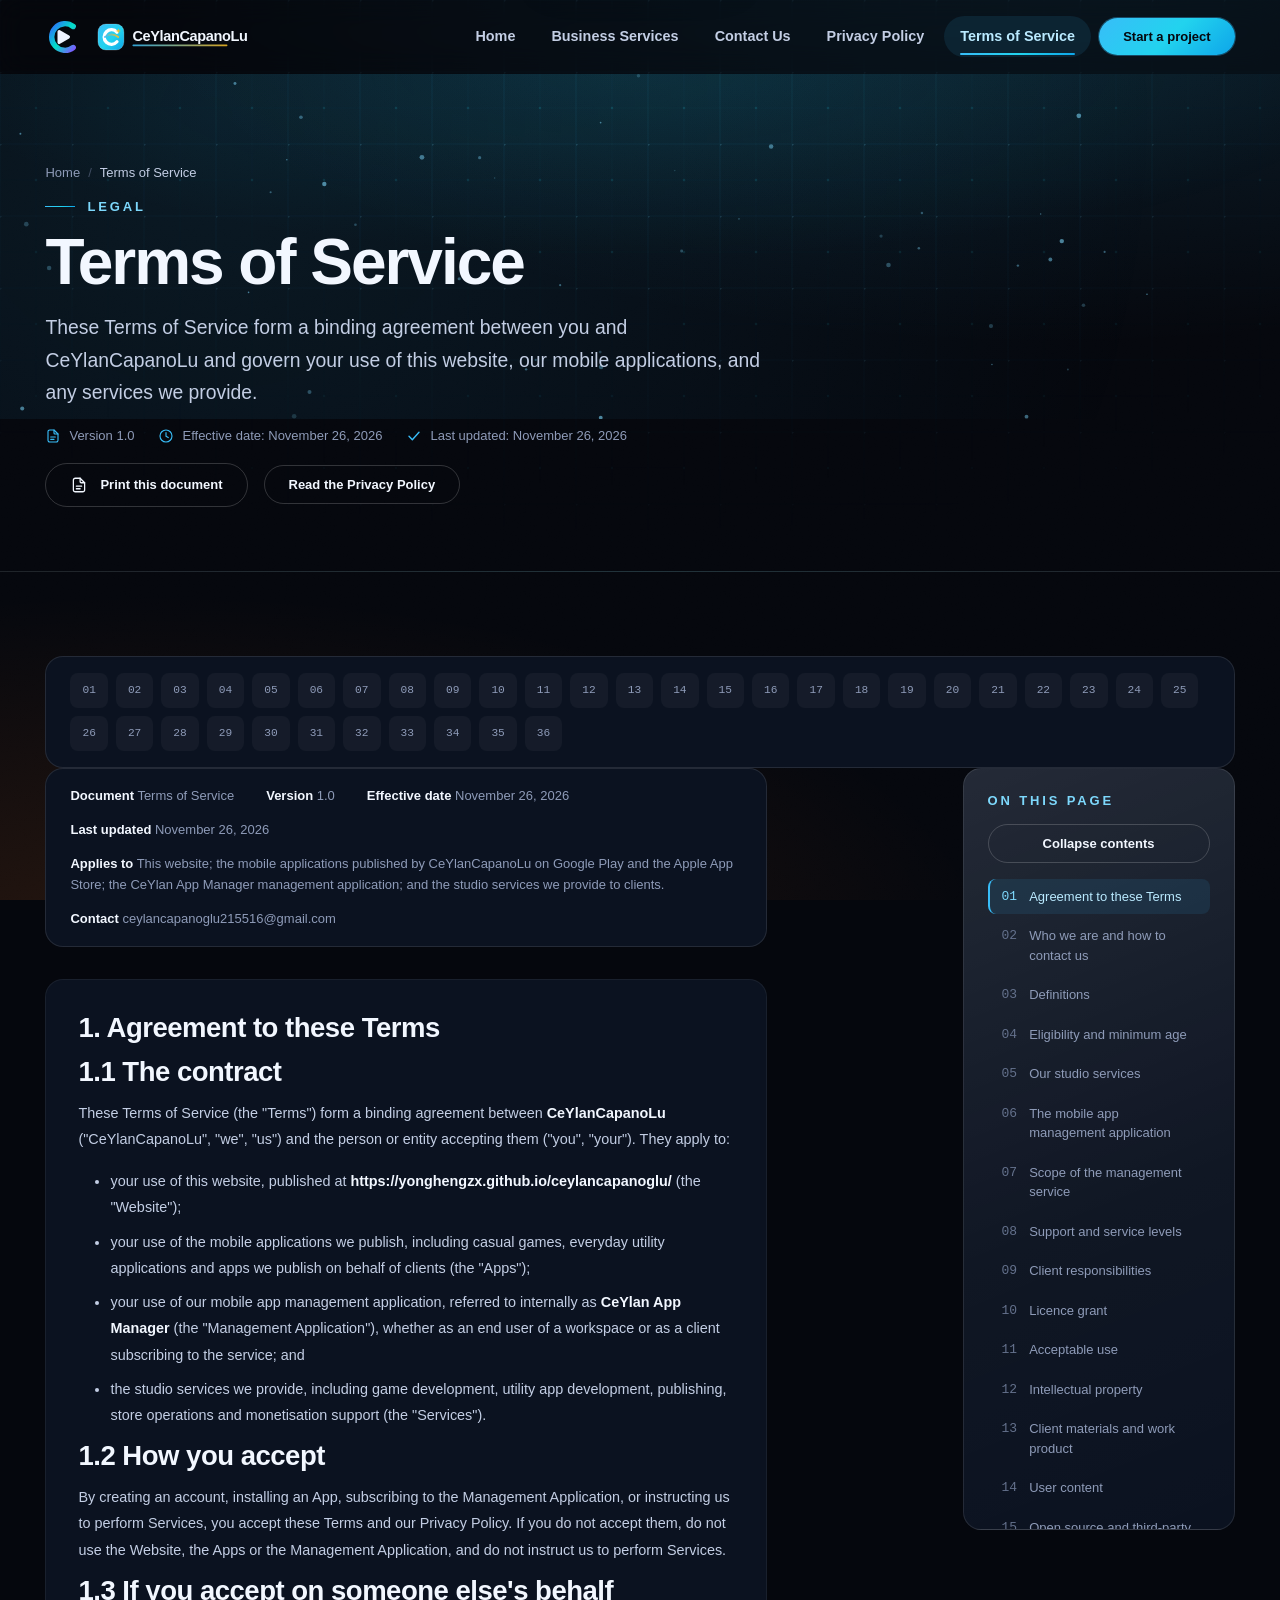
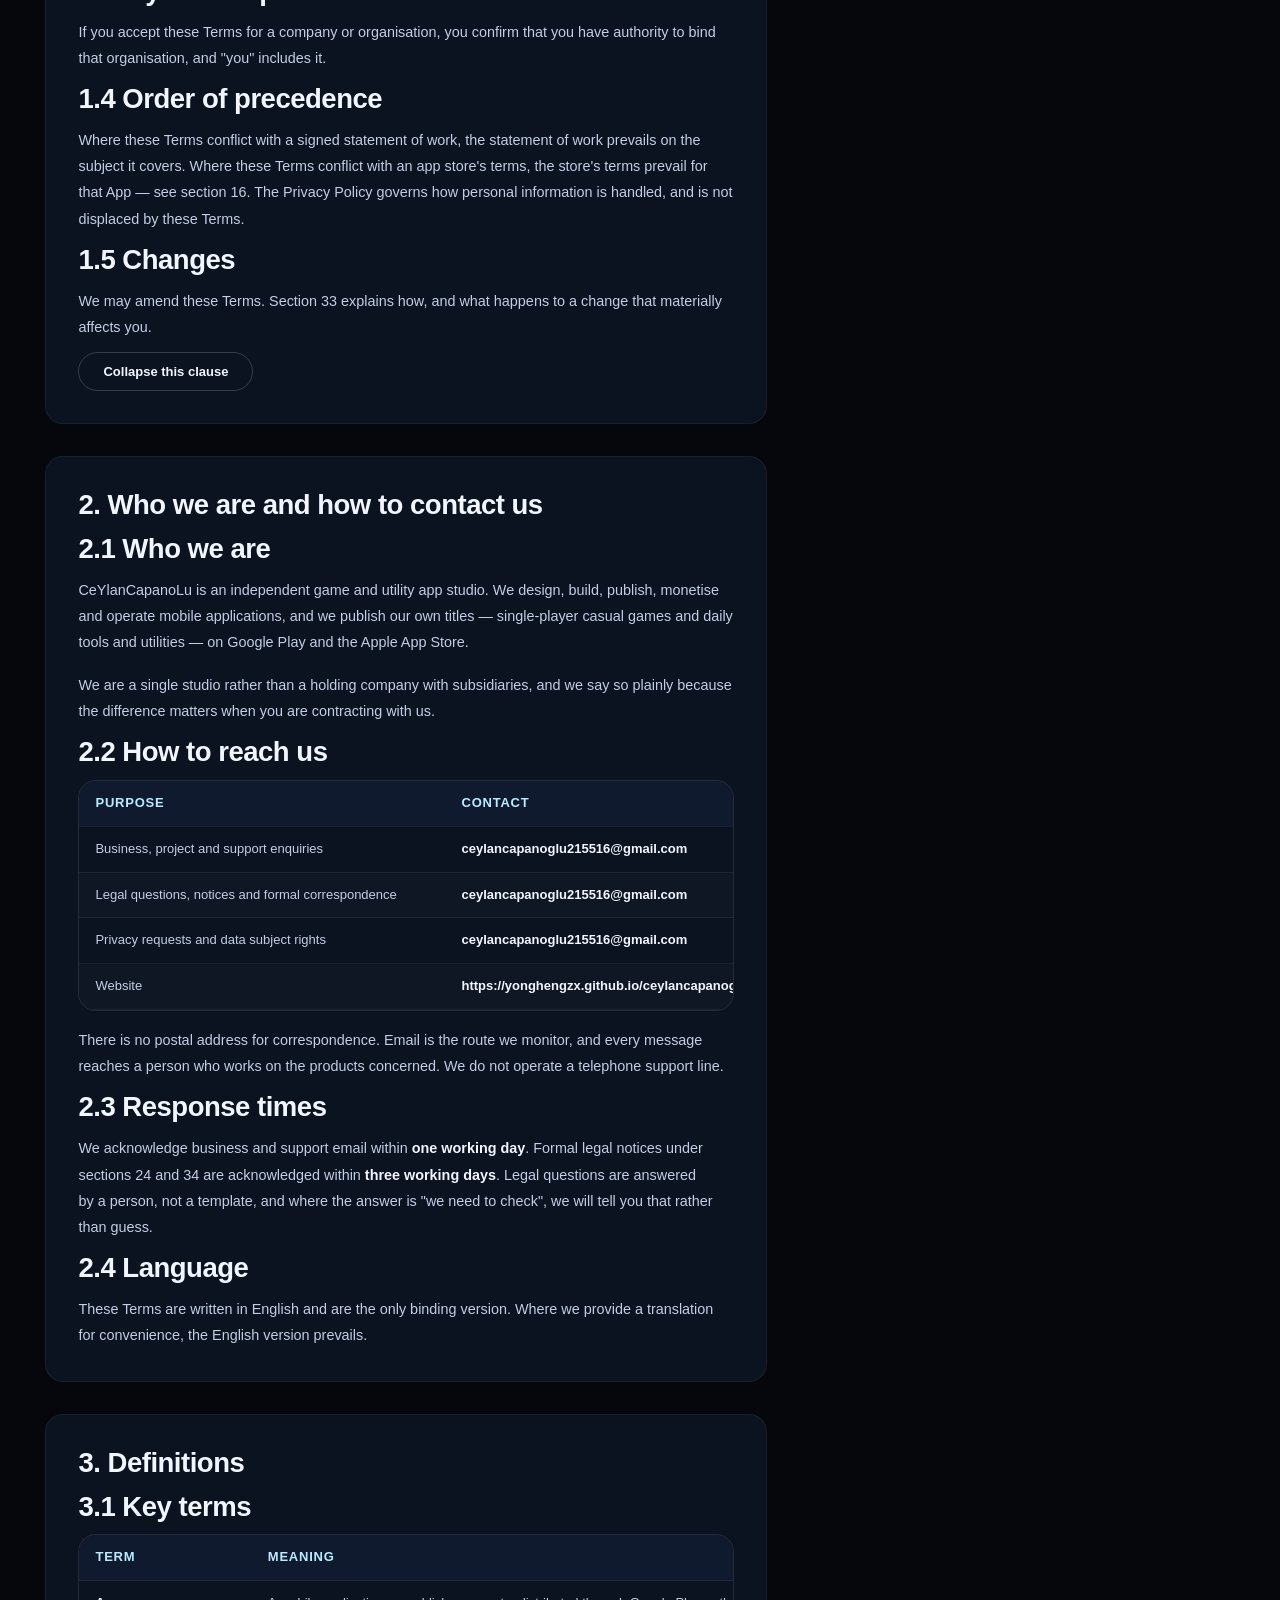
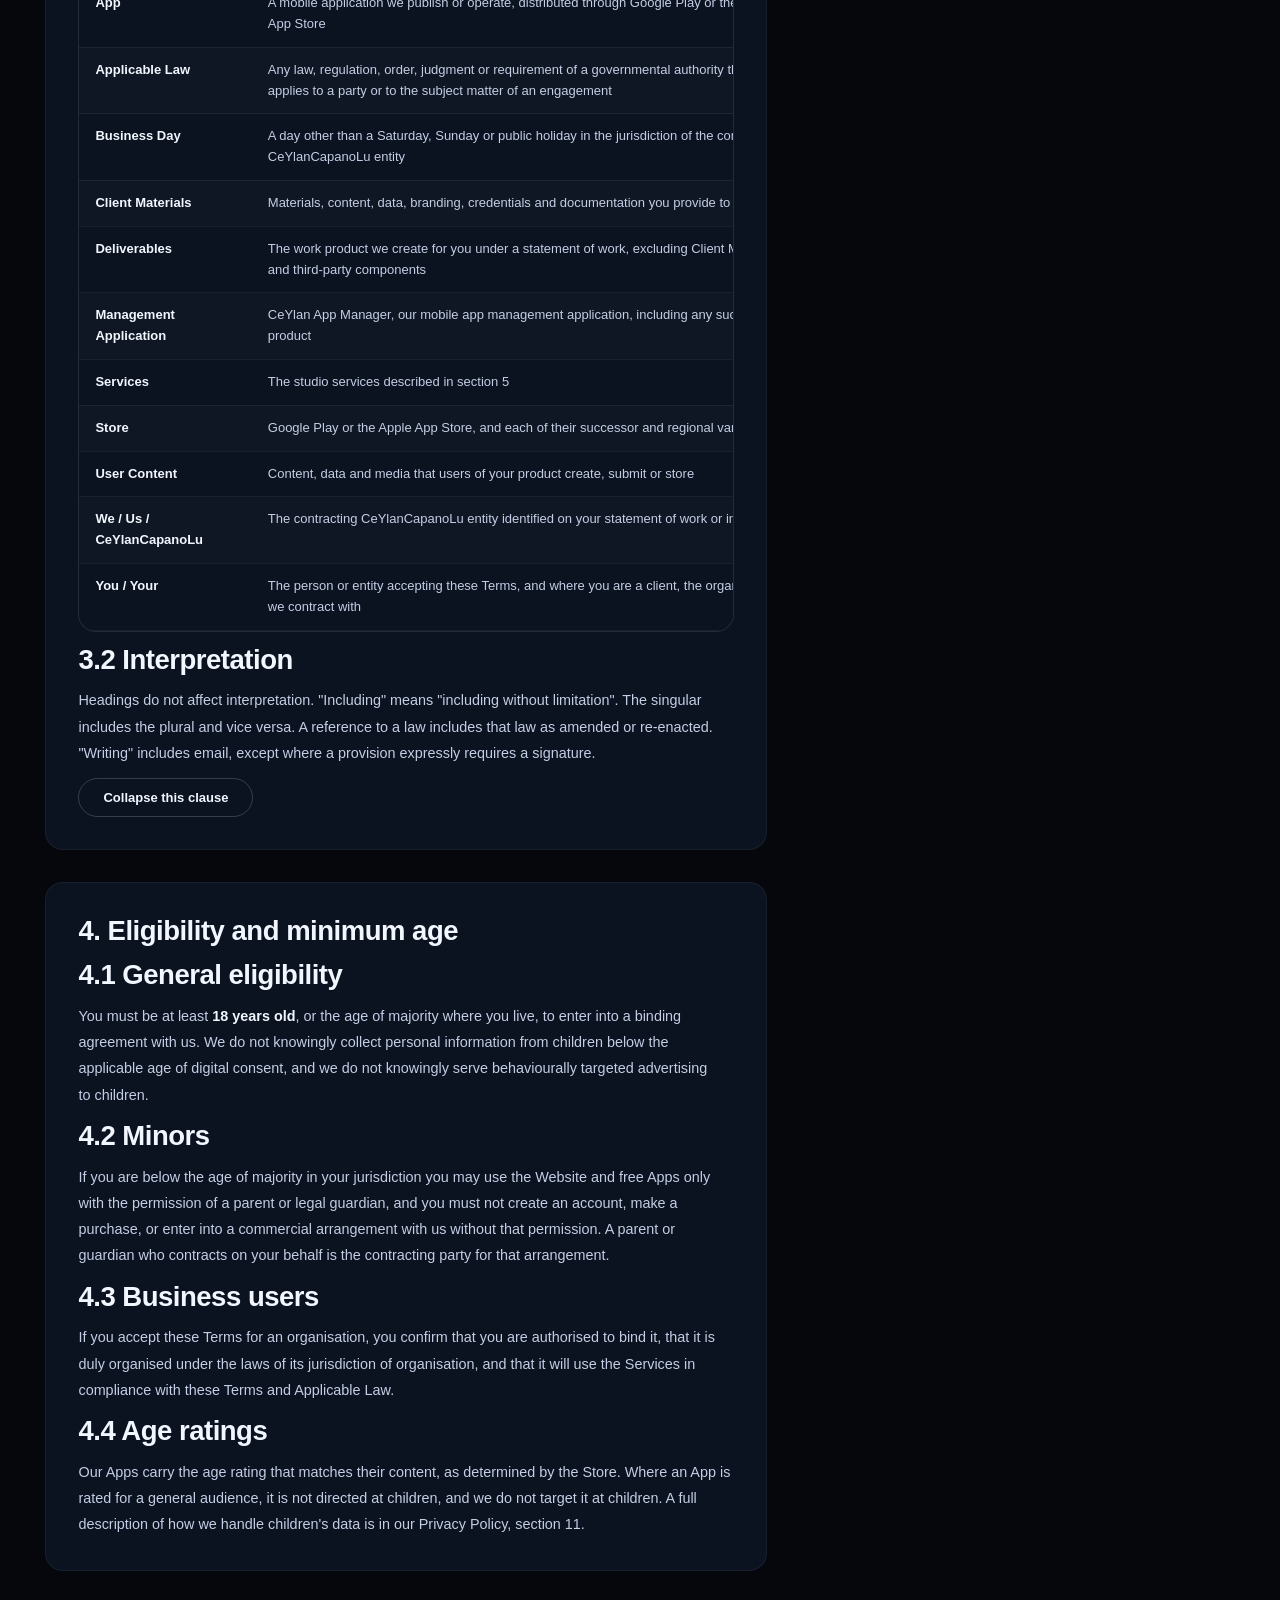
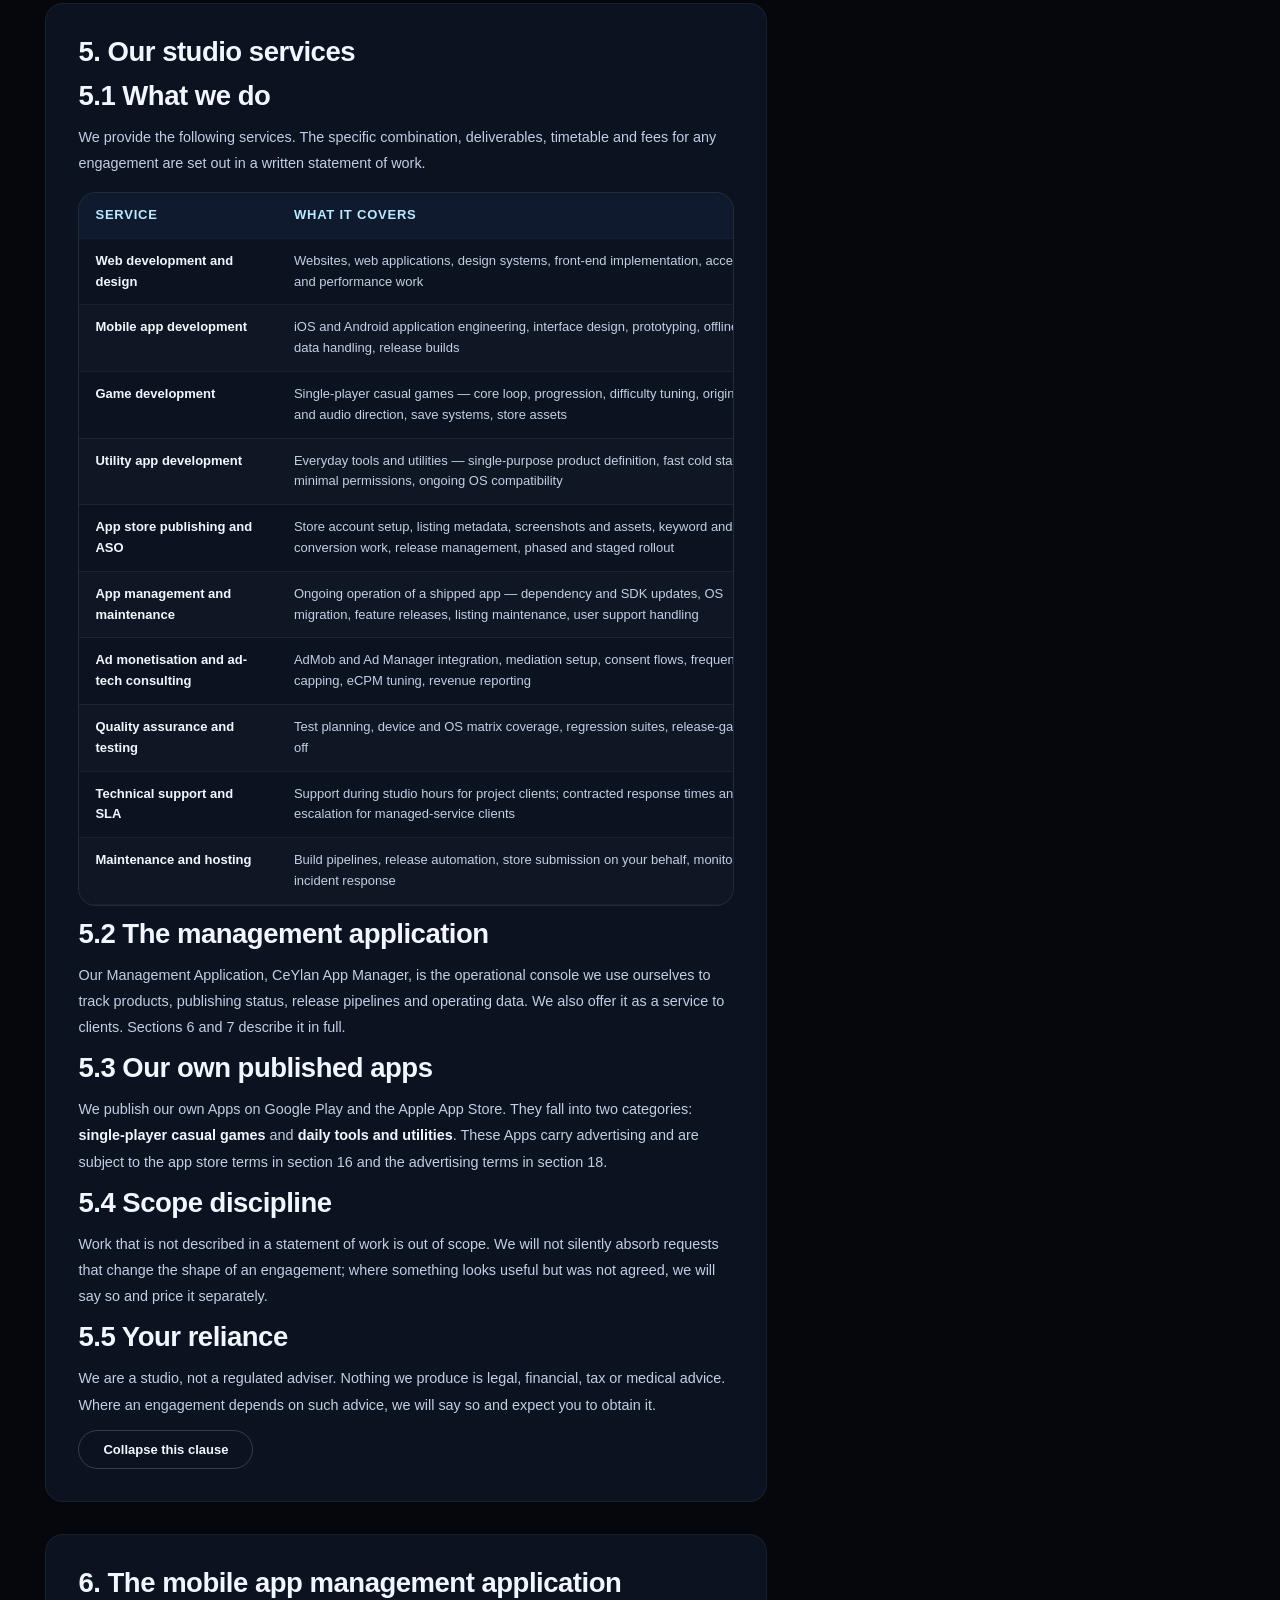
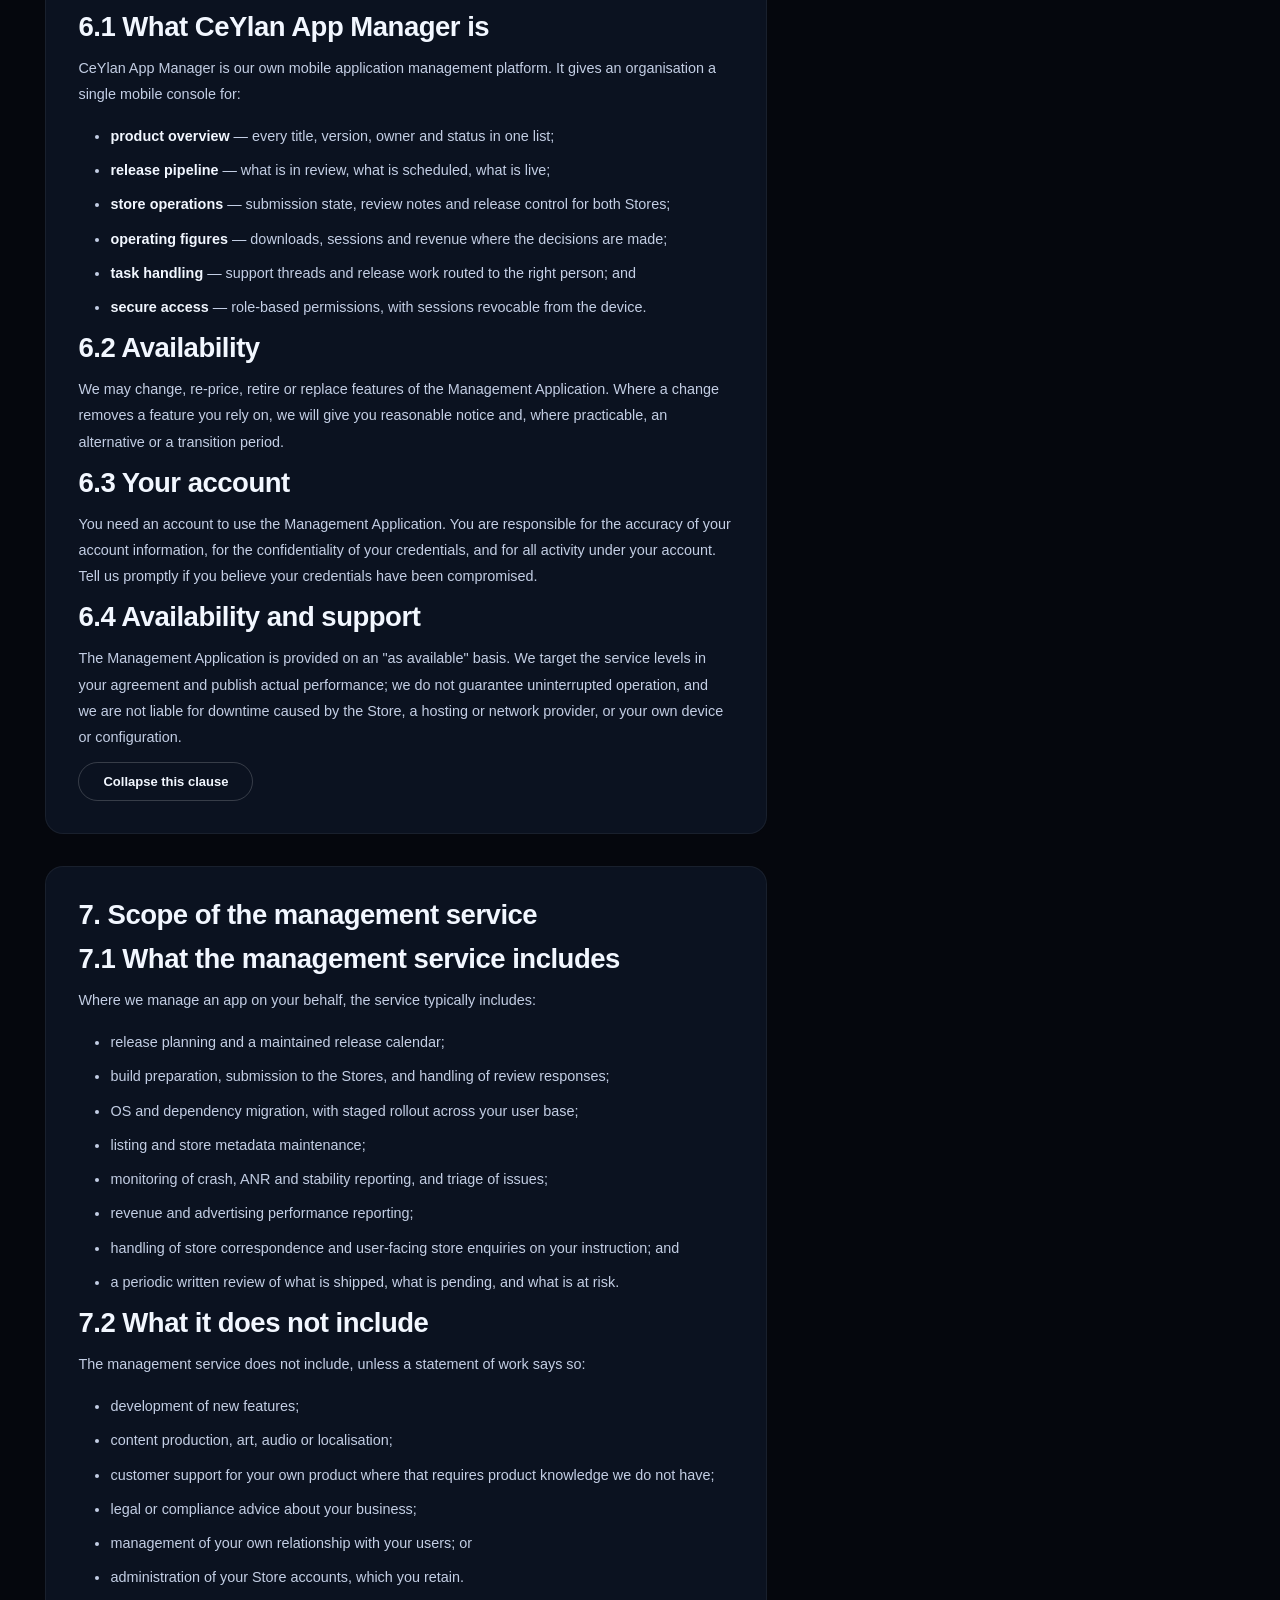
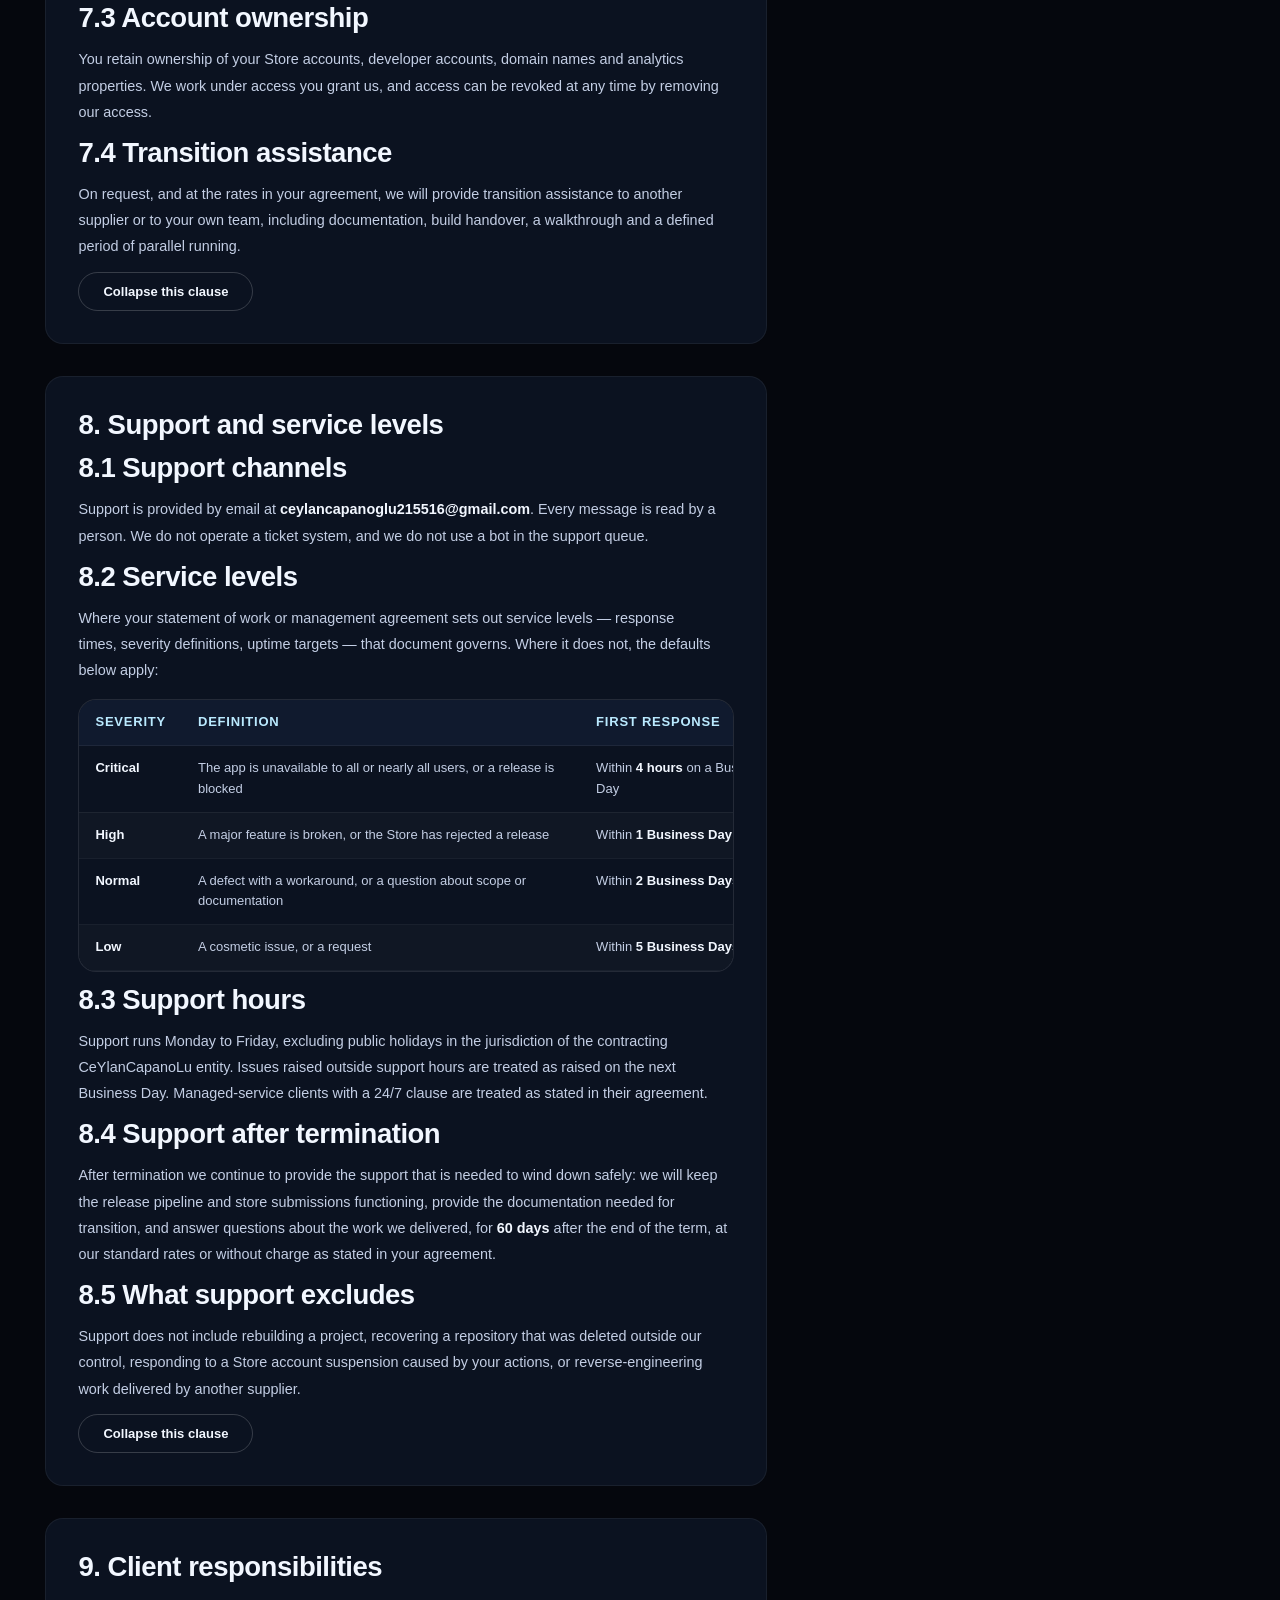
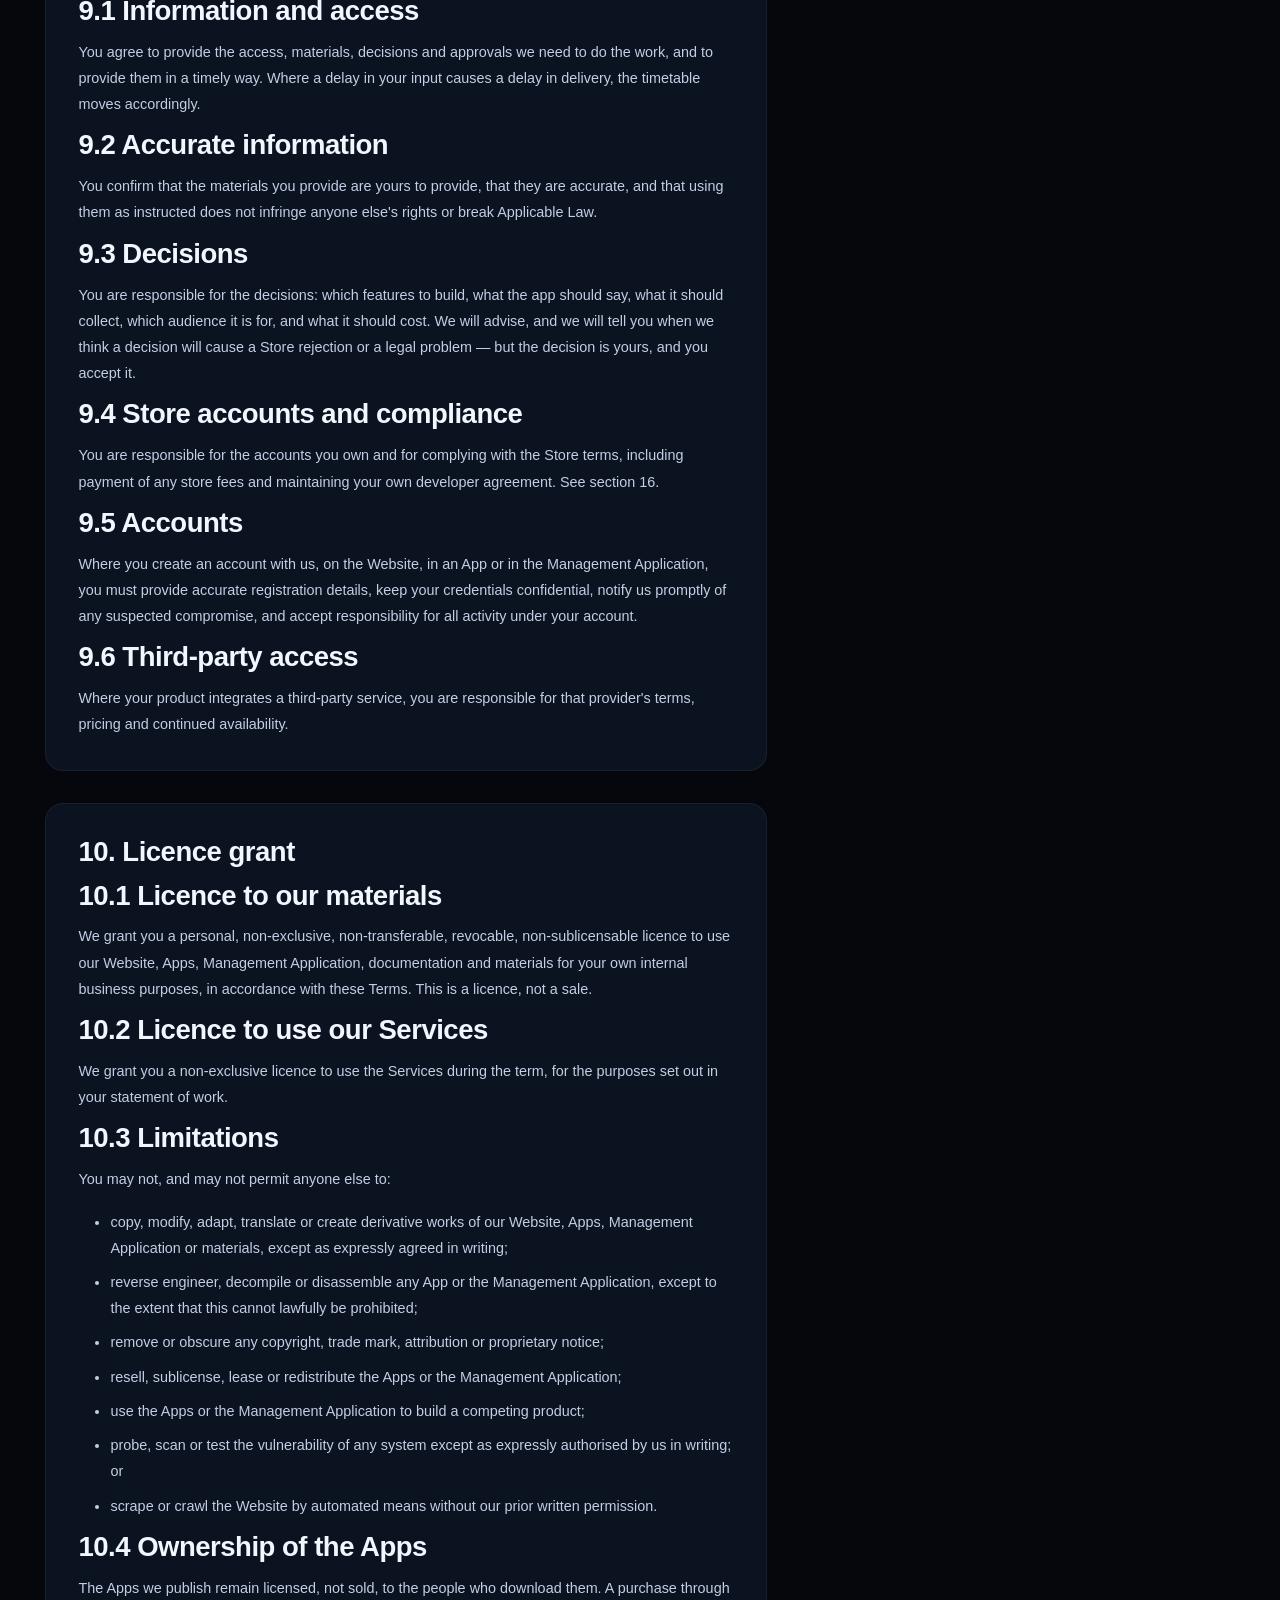
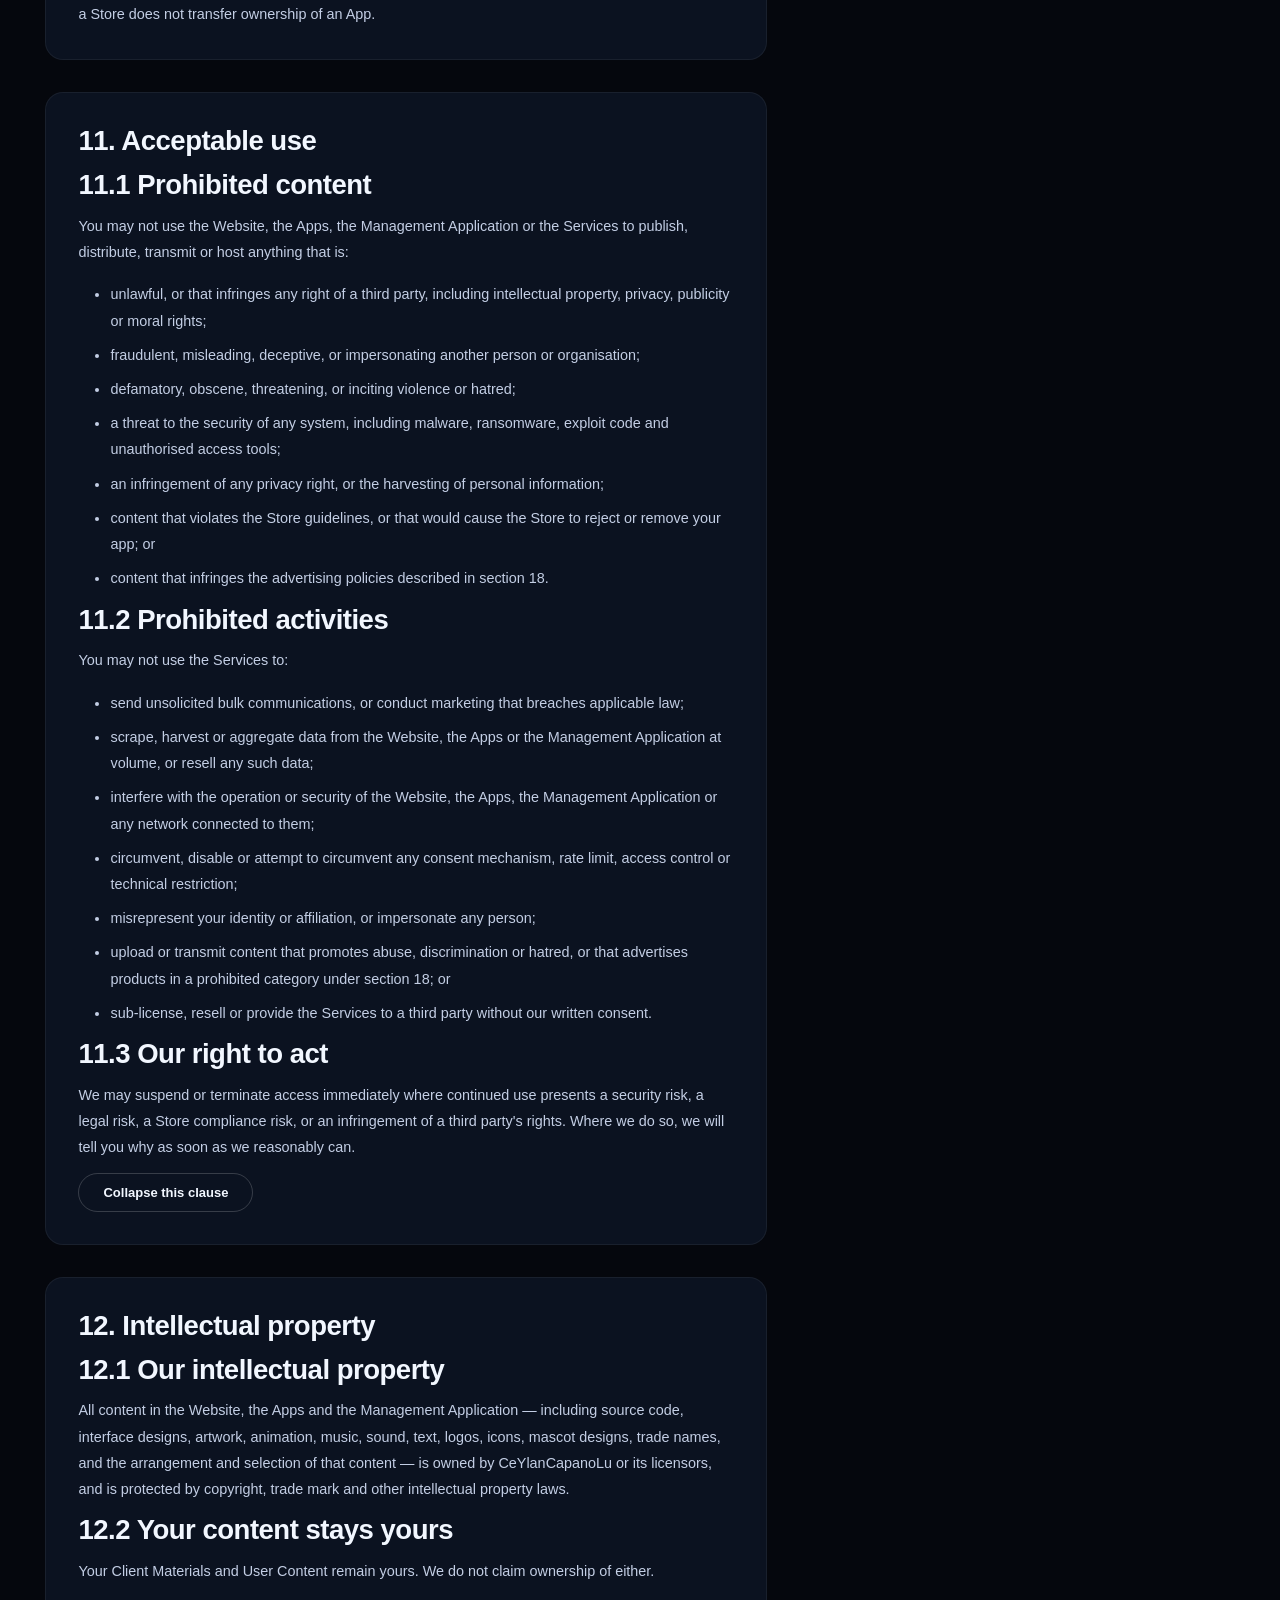
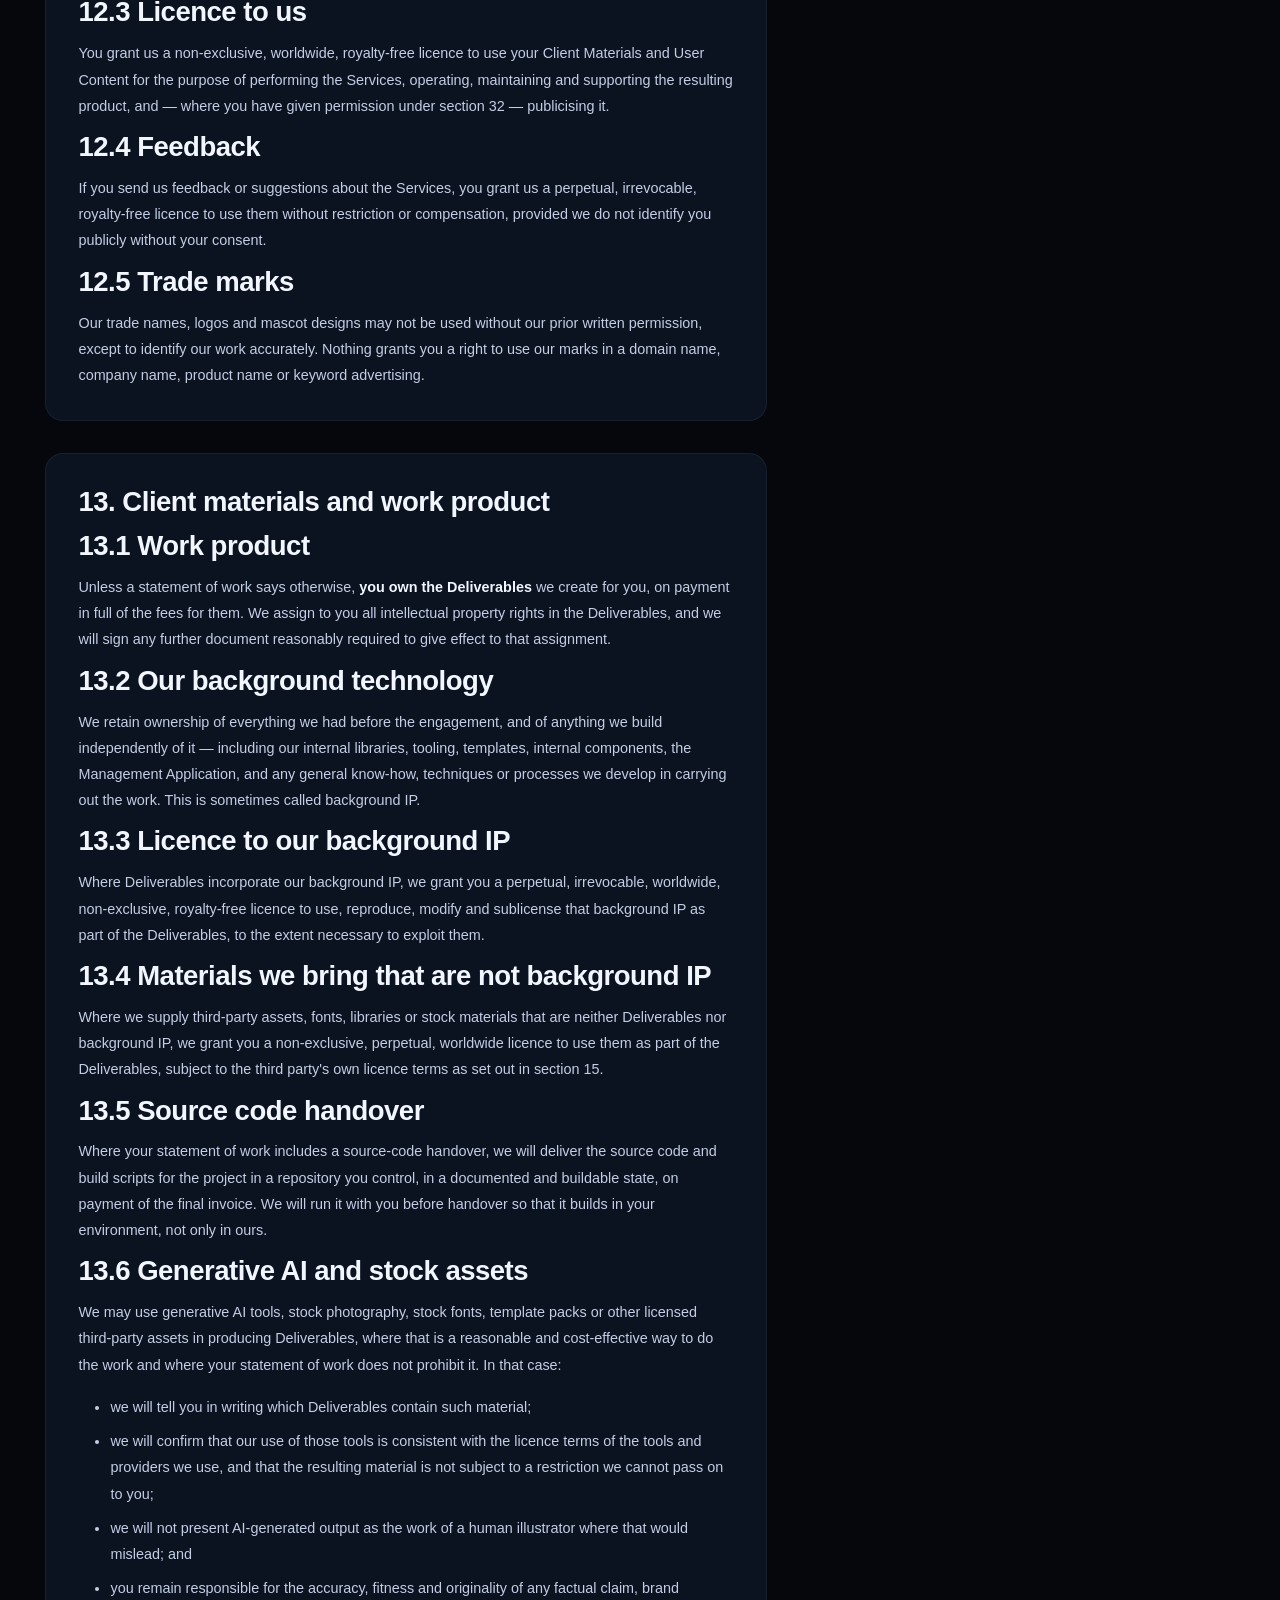
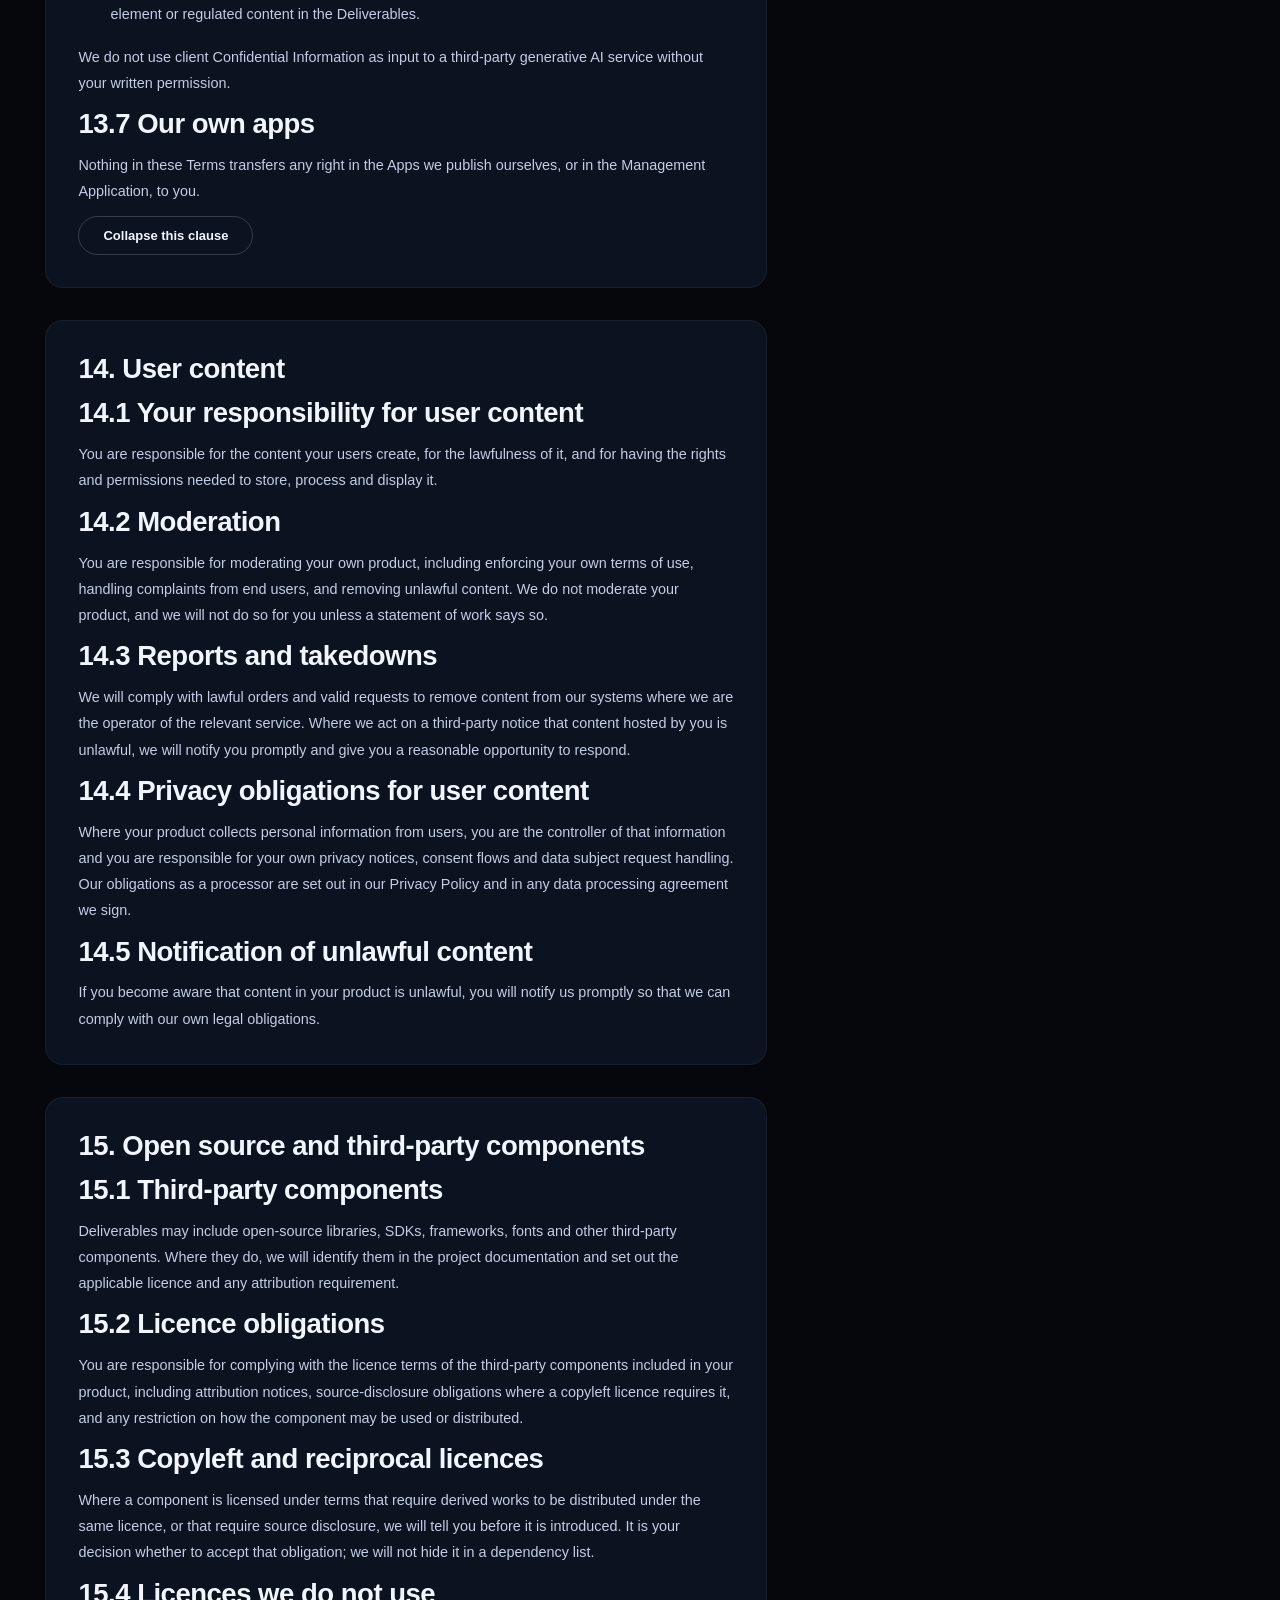
<file: terms.html>
<!DOCTYPE html>
<html lang="en" data-motion="on">
<head>
<meta charset="utf-8">
<meta name="viewport" content="width=device-width, initial-scale=1">
<title>Terms of Service — CeYlanCapanoLu</title>
<meta name="description" content="The terms governing your use of the CeYlanCapanoLu website, our apps on Google Play and the App Store, and the studio services we provide — fees and liability.">
<meta name="keywords" content="CeYlanCapanoLu terms of service, app development contract, software services agreement, app store publisher terms, IP assignment, limitation of liability, service level agreement">
<meta name="robots" content="index, follow, max-image-preview:large">
<meta name="author" content="CeYlanCapanoLu">
<meta name="theme-color" content="#05070d">
<link rel="canonical" href="https://yonghengzx.github.io/ceylancapanoglu/terms.html">
<meta property="og:type" content="article">
<meta property="og:site_name" content="CeYlanCapanoLu">
<meta property="og:title" content="Terms of Service — CeYlanCapanoLu">
<meta property="og:description" content="The terms governing your use of the CeYlanCapanoLu website, our apps on Google Play and the App Store, and the studio services we provide — fees and liability.">
<meta property="og:url" content="https://yonghengzx.github.io/ceylancapanoglu/terms.html">
<meta property="og:image" content="https://yonghengzx.github.io/ceylancapanoglu/images/og-terms.png">
<meta property="og:image:width" content="1200">
<meta property="og:image:height" content="630">
<meta property="og:image:alt" content="CeYlanCapanoLu Terms of Service">
<meta property="og:locale" content="en_US">
<meta name="twitter:card" content="summary_large_image">
<meta name="twitter:title" content="Terms of Service — CeYlanCapanoLu">
<meta name="twitter:description" content="The terms governing your use of the CeYlanCapanoLu website, our apps on Google Play and the App Store, and the studio services we provide — fees and liability.">
<meta name="twitter:image" content="https://yonghengzx.github.io/ceylancapanoglu/images/og-terms.png">
<meta name="twitter:image:alt" content="CeYlanCapanoLu Terms of Service">
<link rel="icon" href="images/favicon.svg" type="image/svg+xml">
<link rel="apple-touch-icon" href="images/favicon.svg">
<link rel="stylesheet" href="css/tokens.css">
<link rel="stylesheet" href="css/base.css">
<link rel="stylesheet" href="css/layout.css">
<link rel="stylesheet" href="css/components.css">
<link rel="stylesheet" href="css/animations.css">
<link rel="stylesheet" href="css/motion.css">
<link rel="stylesheet" href="css/pages.css">
<link rel="stylesheet" href="css/responsive.css">
  <link rel="stylesheet" href="css/mascots.css">
<script type="application/ld+json">{
  "@context": "https://schema.org",
  "@type": "Organization",
  "@id": "https://yonghengzx.github.io/ceylancapanoglu/#organization",
  "name": "CeYlanCapanoLu",
  "url": "https://yonghengzx.github.io/ceylancapanoglu/",
  "email": "ceylancapanoglu215516@gmail.com",
  "description": "Mobile-first game and utility app studio publishing single-player casual games and daily tools on Google Play and the Apple App Store, and building, monetising and operating mobile apps for clients across Europe and North America.",
  "sameAs": [
    "https://play.google.com/store/apps/developer?id=CeYlanCapanoLu",
    "https://apps.apple.com/developer/ceylancapanoglu"
  ],
  "knowsAbout": [
    "Mobile app development",
    "Game development",
    "Mobile app management",
    "App store publishing",
    "App store optimisation",
    "Ad monetization",
    "Software quality assurance"
  ]
}</script>
<script type="application/ld+json">{
  "@context": "https://schema.org",
  "@type": "WebSite",
  "@id": "https://yonghengzx.github.io/ceylancapanoglu/#website",
  "url": "https://yonghengzx.github.io/ceylancapanoglu/",
  "name": "CeYlanCapanoLu",
  "description": "CeYlanCapanoLu — mobile-first game and utility app studio for Europe and North America.",
  "inLanguage": "en",
  "publisher": {
    "@id": "https://yonghengzx.github.io/ceylancapanoglu/#organization"
  }
}</script>
<script type="application/ld+json">{
  "@context": "https://schema.org",
  "@type": "BreadcrumbList",
  "@id": "https://yonghengzx.github.io/ceylancapanoglu/terms.html#breadcrumb",
  "itemListElement": [
    {
      "@type": "ListItem",
      "position": 1,
      "name": "Home",
      "item": "https://yonghengzx.github.io/ceylancapanoglu/"
    },
    {
      "@type": "ListItem",
      "position": 2,
      "name": "Terms of Service",
      "item": "https://yonghengzx.github.io/ceylancapanoglu/terms.html"
    }
  ]
}</script>
</head>
<body>
<a class="skip-link" href="#main">Skip to main content</a>
<div class="page-bg" aria-hidden="true"></div>
<div class="page-grid" aria-hidden="true"></div>
<div class="page-grain" aria-hidden="true"></div>
<div class="cursor-glow" aria-hidden="true"></div>
<div class="scroll-progress" aria-hidden="true"></div>
<svg class="visually-hidden" aria-hidden="true" focusable="false" xmlns="http://www.w3.org/2000/svg"><symbol id="i-check" viewBox="0 0 24 24" fill="none" stroke="currentColor" stroke-width="2.1" stroke-linecap="round" stroke-linejoin="round"> <path d="m4.5 12.5 5 5 10-11" fill="none"/> </symbol><symbol id="i-arrow-right" viewBox="0 0 24 24" fill="none" stroke="currentColor" stroke-width="1.8" stroke-linecap="round" stroke-linejoin="round"> <path d="M4 12h15" fill="none"/> <path d="M13 6l6 6-6 6" fill="none"/> </symbol><symbol id="i-arrow-up" viewBox="0 0 24 24" fill="none" stroke="currentColor" stroke-width="1.8" stroke-linecap="round" stroke-linejoin="round"> <path d="M12 20V4" fill="none"/> <path d="M5 11l7-7 7 7" fill="none"/> </symbol><symbol id="i-arrow-up-right" viewBox="0 0 24 24" fill="none" stroke="currentColor" stroke-width="1.8" stroke-linecap="round" stroke-linejoin="round"> <path d="M7 17 17 7" fill="none"/> <path d="M8 7h9v9" fill="none"/> </symbol><symbol id="i-chevron-down" viewBox="0 0 24 24" fill="none" stroke="currentColor" stroke-width="1.8" stroke-linecap="round" stroke-linejoin="round"> <path d="m6 9.5 6 6 6-6" fill="none"/> </symbol><symbol id="i-chevron-right" viewBox="0 0 24 24" fill="none" stroke="currentColor" stroke-width="1.8" stroke-linecap="round" stroke-linejoin="round"> <path d="m9.5 5.5 6.5 6.5-6.5 6.5" fill="none"/> </symbol><symbol id="i-play" viewBox="0 0 24 24" fill="none" stroke="currentColor" stroke-width="1.7" stroke-linecap="round" stroke-linejoin="round"> <path d="M4 5.5v13l16-6.5z" fill="currentColor" stroke="none"/> </symbol><symbol id="i-pause" viewBox="0 0 24 24" fill="none" stroke="currentColor" stroke-width="1.7" stroke-linecap="round" stroke-linejoin="round"> <rect x="6.5" y="4.5" width="3.8" height="15" rx="1.5" fill="none"/> <rect x="13.7" y="4.5" width="3.8" height="15" rx="1.5" fill="none"/> </symbol><symbol id="i-close" viewBox="0 0 24 24" fill="none" stroke="currentColor" stroke-width="1.8" stroke-linecap="round" stroke-linejoin="round"> <path d="M18 6 6 18" fill="none"/> <path d="M6 6l12 12" fill="none"/> </symbol><symbol id="i-plus" viewBox="0 0 24 24" fill="none" stroke="currentColor" stroke-width="1.8" stroke-linecap="round" stroke-linejoin="round"> <path d="M12 5v14" fill="none"/> <path d="M5 12h14" fill="none"/> </symbol><symbol id="i-minus" viewBox="0 0 24 24" fill="none" stroke="currentColor" stroke-width="1.8" stroke-linecap="round" stroke-linejoin="round"> <path d="M5 12h14" fill="none"/> </symbol><symbol id="i-mail" viewBox="0 0 24 24" fill="none" stroke="currentColor" stroke-width="1.7" stroke-linecap="round" stroke-linejoin="round"> <rect x="2.5" y="4.5" width="19" height="15" rx="3" fill="none"/> <path d="m3.5 7 8.5 6 8.5-6" fill="none"/> </symbol><symbol id="i-phone" viewBox="0 0 24 24" fill="none" stroke="currentColor" stroke-width="1.7" stroke-linecap="round" stroke-linejoin="round"> <path d="M22 16.92v3a2 2 0 0 1-2.18 2 19.79 19.79 0 0 1-8.63-3.07 19.5 19.5 0 0 1-6-6A19.79 19.79 0 0 1 2.12 4.18 2 2 0 0 1 4.11 2h3a2 2 0 0 1 2 1.72c.13.96.36 1.9.7 2.81a2 2 0 0 1-.45 2.11L8.09 9.91a16 16 0 0 0 6 6l1.27-1.27a2 2 0 0 1 2.11-.45c.91.34 1.85.57 2.81.7A2 2 0 0 1 22 16.92z" fill="none"/> </symbol><symbol id="i-globe" viewBox="0 0 24 24" fill="none" stroke="currentColor" stroke-width="1.7" stroke-linecap="round" stroke-linejoin="round"> <circle cx="12" cy="12" r="9" fill="none"/> <path d="M3.2 9.5h17.6" fill="none"/> <path d="M3.2 14.5h17.6" fill="none"/> <path d="M12 3c2.6 2.4 4 5.5 4 9s-1.4 6.6-4 9c-2.6-2.4-4-5.5-4-9s1.4-6.6 4-9z" fill="none"/> </symbol><symbol id="i-map-pin" viewBox="0 0 24 24" fill="none" stroke="currentColor" stroke-width="1.7" stroke-linecap="round" stroke-linejoin="round"> <path d="M12 21.2s7-5.8 7-11.2a7 7 0 1 0-14 0c0 5.4 7 11.2 7 11.2z" fill="none"/> <circle cx="12" cy="10" r="2.6" fill="none"/> </symbol><symbol id="i-clock" viewBox="0 0 24 24" fill="none" stroke="currentColor" stroke-width="1.7" stroke-linecap="round" stroke-linejoin="round"> <circle cx="12" cy="12" r="9" fill="none"/> <path d="M12 7v5.3l3.4 2" fill="none"/> </symbol><symbol id="i-shield" viewBox="0 0 24 24" fill="none" stroke="currentColor" stroke-width="1.7" stroke-linecap="round" stroke-linejoin="round"> <path d="M12 3l7 3v5.5c0 4.4-2.9 8.3-7 9.5-4.1-1.2-7-5.1-7-9.5V6z" fill="none"/> <path d="m9 12 2.2 2.2L15.5 10" fill="none"/> </symbol><symbol id="i-lock" viewBox="0 0 24 24" fill="none" stroke="currentColor" stroke-width="1.7" stroke-linecap="round" stroke-linejoin="round"> <rect x="4.5" y="10" width="15" height="10.5" rx="3" fill="none"/> <path d="M8 10V7.5a4 4 0 0 1 8 0V10" fill="none"/> </symbol><symbol id="i-layers" viewBox="0 0 24 24" fill="none" stroke="currentColor" stroke-width="1.7" stroke-linecap="round" stroke-linejoin="round"> <path d="m12 3 9 4.8-9 4.8-9-4.8z" fill="none"/> <path d="m3 12.4 9 4.8 9-4.8" fill="none"/> <path d="m3 16.9 9 4.8 9-4.8" fill="none"/> </symbol><symbol id="i-sparkles" viewBox="0 0 24 24" fill="none" stroke="currentColor" stroke-width="1.7" stroke-linecap="round" stroke-linejoin="round"> <path d="m11 2.6 1.85 5.2a1.8 1.8 0 0 0 1.15 1.15L19.2 10.8l-5.2 1.85a1.8 1.8 0 0 0-1.15 1.15L11 19l-1.85-5.2a1.8 1.8 0 0 0-1.15-1.15L2.8 10.8l5.2-1.85a1.8 1.8 0 0 0 1.15-1.15z" fill="none"/> <path d="M18.6 2.8v2.6" fill="none"/> <path d="M20.1 4.1h-2.6" fill="none"/> <path d="M6 16.4v2.4" fill="none"/> <path d="M7.3 17.6H4.7" fill="none"/> </symbol><symbol id="i-code" viewBox="0 0 24 24" fill="none" stroke="currentColor" stroke-width="1.8" stroke-linecap="round" stroke-linejoin="round"> <path d="m8.5 7.5-5 4.5 5 4.5" fill="none"/> <path d="M15.5 7.5l5 4.5-5 4.5" fill="none"/> <path d="M13.5 4l-3 16" fill="none"/> </symbol><symbol id="i-device" viewBox="0 0 24 24" fill="none" stroke="currentColor" stroke-width="1.7" stroke-linecap="round" stroke-linejoin="round"> <rect x="6" y="2.5" width="12" height="19" rx="3" fill="none"/> <path d="M10.5 5.5h3" fill="none"/> <path d="M12 18.4v.1" fill="none"/> </symbol><symbol id="i-mobile" viewBox="0 0 24 24" fill="none" stroke="currentColor" stroke-width="1.7" stroke-linecap="round" stroke-linejoin="round"> <rect x="6.5" y="2" width="11" height="20" rx="3" fill="none"/> <path d="M10.4 5.4h3.2" fill="none"/> <path d="M10.8 18.6h2.4" fill="none"/> </symbol><symbol id="i-gamepad" viewBox="0 0 24 24" fill="none" stroke="currentColor" stroke-width="1.7" stroke-linecap="round" stroke-linejoin="round"> <rect x="2.4" y="7.4" width="19.2" height="9.2" rx="4.6" fill="none"/> <path d="M6.9 10.4v3.2" fill="none"/> <path d="M5.3 12h3.2" fill="none"/> <circle cx="16" cy="10.9" r="1.1" fill="none"/> <circle cx="18.5" cy="13.4" r="1.1" fill="none"/> </symbol><symbol id="i-rocket" viewBox="0 0 24 24" fill="none" stroke="currentColor" stroke-width="1.7" stroke-linecap="round" stroke-linejoin="round"> <path d="M12 2c3.5 2.4 5.5 6 5.5 9.8L15 15H9l-2.5-3.2C6.5 8 8.5 4.4 12 2z" fill="none"/> <circle cx="12" cy="9.5" r="1.8" fill="none"/> <path d="M9 15c-1.5 1.2-2.2 3-2.4 5 2-.2 3.8-1 5-2.4" fill="none"/> <path d="M15 15c1.5 1.2 2.2 3 2.4 5-2-.2-3.8-1-5-2.4" fill="none"/> </symbol><symbol id="i-chart" viewBox="0 0 24 24" fill="none" stroke="currentColor" stroke-width="1.7" stroke-linecap="round" stroke-linejoin="round"> <path d="M4 20V10" fill="none"/> <path d="M10 20V4" fill="none"/> <path d="M16 20v-7" fill="none"/> <path d="M21 20H3" fill="none"/> </symbol><symbol id="i-users" viewBox="0 0 24 24" fill="none" stroke="currentColor" stroke-width="1.7" stroke-linecap="round" stroke-linejoin="round"> <circle cx="9" cy="8" r="3.4" fill="none"/> <path d="M2.8 19.5c.7-3.2 3.1-5 6.2-5s5.5 1.8 6.2 5" fill="none"/> <path d="M16.4 5.2a3.4 3.4 0 0 1 0 6.4" fill="none"/> <path d="M17.6 14.9c2.1.6 3.5 2.2 3.9 4.6" fill="none"/> </symbol><symbol id="i-download" viewBox="0 0 24 24" fill="none" stroke="currentColor" stroke-width="1.7" stroke-linecap="round" stroke-linejoin="round"> <path d="M12 3v12" fill="none"/> <path d="m7 11 5 5 5-5" fill="none"/> <path d="M4 20.5h16" fill="none"/> </symbol><symbol id="i-apple" viewBox="0 0 24 24" fill="none" stroke="currentColor" stroke-width="1.7" stroke-linecap="round" stroke-linejoin="round"> <path d="M16.4 12.6c0-2.4 2-3.6 2.1-3.6-1.1-1.7-2.9-1.9-3.5-1.9-1.5-.2-2.9.9-3.7.9-.8 0-1.9-.9-3.2-.8-1.6 0-3.1 1-3.9 2.4-1.7 2.9-.4 7.2 1.2 9.6.8 1.1 1.7 2.4 3 2.4 1.2-.1 1.6-.8 3.1-.8 1.4 0 1.8.8 3.1.7 1.3 0 2.1-1.1 2.9-2.3.9-1.3 1.3-2.6 1.3-2.7-.1 0-2.4-.9-2.4-3.9zM14 5.4c.7-.8 1.1-1.9 1-3-1 0-2.1.7-2.8 1.5-.6.7-1.1 1.8-1 2.9 1.1.1 2.2-.6 2.8-1.4z" fill="none"/> </symbol><symbol id="i-android" viewBox="0 0 24 24" fill="none" stroke="currentColor" stroke-width="1.7" stroke-linecap="round" stroke-linejoin="round"> <path d="M7 11.4a5 5 0 0 1 10 0z" fill="none"/> <path d="M9.3 4.7 10.8 2.4" fill="none"/> <path d="M14.7 4.7 13.2 2.4" fill="none"/> <rect x="5.4" y="11.4" width="13.2" height="8.4" rx="1.6" fill="none"/> <path d="M5.4 13.8H2.4" fill="none"/> <path d="M18.6 13.8h3" fill="none"/> <path d="M9 19.8v2" fill="none"/> <path d="M15 19.8v2" fill="none"/> <circle cx="9.9" cy="8" r="0.85" fill="currentColor" stroke="none"/> <circle cx="14.1" cy="8" r="0.85" fill="currentColor" stroke="none"/> </symbol><symbol id="i-star" viewBox="0 0 24 24" fill="currentColor"> <path d="m12 2.8 2.8 5.9 6.4.8-4.7 4.4 1.2 6.3L12 17l-5.7 3.2 1.2-6.3-4.7-4.4 6.4-.8z" fill="currentColor" stroke="none"/> </symbol><symbol id="i-paw" viewBox="0 0 24 24" fill="currentColor"> <ellipse cx="6.6" cy="9.4" rx="2.5" ry="3.2" fill="currentColor" stroke="none"/> <ellipse cx="17.4" cy="9.4" rx="2.5" ry="3.2" fill="currentColor" stroke="none"/> <ellipse cx="10.4" cy="5.6" rx="2.3" ry="3" fill="currentColor" stroke="none"/> <ellipse cx="14.6" cy="5.8" rx="2.3" ry="3" fill="currentColor" stroke="none"/> <path d="M12 12.4c3.6 0 6.2 2.5 6.2 5 0 1.8-1.4 2.9-3.2 2.6-1.4-.2-2-.9-3-.9s-1.6.7-3 .9c-1.8.3-3.2-.8-3.2-2.6 0-2.5 2.6-5 6.2-5z" fill="currentColor" stroke="none"/> </symbol><symbol id="i-quote" viewBox="0 0 24 24" fill="currentColor"> <path d="M10 6.6C7.1 7.9 5.2 10.2 5.2 13c0 2.5 1.5 4.1 3.6 4.1 1.8 0 3-1.2 3-2.9 0-1.6-1.2-2.8-2.7-2.8h-.5c.2-1.2 1.1-2.4 2.4-3.2z" fill="currentColor" stroke="none"/> <path d="M20.8 6.6C17.9 7.9 16 10.2 16 13c0 2.5 1.5 4.1 3.6 4.1 1.8 0 3-1.2 3-2.9 0-1.6-1.2-2.8-2.7-2.8h-.5c.2-1.2 1.1-2.4 2.4-3.2z" fill="currentColor" stroke="none"/> </symbol><symbol id="i-crosshair" viewBox="0 0 24 24" fill="none" stroke="currentColor" stroke-width="1.7" stroke-linecap="round" stroke-linejoin="round"> <circle cx="12" cy="12" r="8.2" fill="none"/> <path d="M12 2.4v4.1" fill="none"/> <path d="M12 17.5v4.1" fill="none"/> <path d="M2.4 12h4.1" fill="none"/> <path d="M17.5 12h4.1" fill="none"/> <circle cx="12" cy="12" r="1.7" fill="none"/> </symbol><symbol id="i-palette" viewBox="0 0 24 24" fill="none" stroke="currentColor" stroke-width="1.7" stroke-linecap="round" stroke-linejoin="round"> <path d="M12 21a9 9 0 1 1 0-18c4.97 0 9 3.58 9 8 0 2.2-1.8 4-4 4h-2.2a1.9 1.9 0 0 0-1.5 3.1l.4.6A1.9 1.9 0 0 1 12 21z" fill="none"/> <circle cx="7.6" cy="11.4" r="1.1" fill="none"/> <circle cx="11" cy="7.4" r="1.1" fill="none"/> <circle cx="16" cy="9.4" r="1.1" fill="none"/> </symbol><symbol id="i-brush" viewBox="0 0 24 24" fill="none" stroke="currentColor" stroke-width="1.7" stroke-linecap="round" stroke-linejoin="round"> <path d="m9.5 11.5 7.6-7.6a2.85 2.85 0 1 1 4.03 4.03l-7.6 7.6" fill="none"/> <path d="M7.6 14.4c-1.7 0-3 1.4-3 3.1 0 1.4-2.6 1.6-2 2.1 1.1 1.1 2.5 2.1 4 2.1 2.3 0 4.1-1.9 4.1-4.2a3 3 0 0 0-3.1-3.1z" fill="none"/> </symbol><symbol id="i-gear" viewBox="0 0 24 24" fill="none" stroke="currentColor" stroke-width="1.7" stroke-linecap="round" stroke-linejoin="round"> <circle cx="12" cy="12" r="3.2" fill="none"/> <circle cx="12" cy="12" r="7.1" fill="none"/> <path d="M19.1 12h2.3" fill="none"/> <path d="M12 19.1v2.3" fill="none"/> <path d="M4.9 12H2.6" fill="none"/> <path d="M12 4.9V2.6" fill="none"/> <path d="m17.02 17.02 1.63 1.63" fill="none"/> <path d="m6.98 6.98-1.63-1.63" fill="none"/> <path d="m17.02 6.98 1.63-1.63" fill="none"/> <path d="m6.98 17.02-1.63 1.63" fill="none"/> </symbol><symbol id="i-file" viewBox="0 0 24 24" fill="none" stroke="currentColor" stroke-width="1.7" stroke-linecap="round" stroke-linejoin="round"> <path d="M13.5 3H7a2.5 2.5 0 0 0-2.5 2.5v13A2.5 2.5 0 0 0 7 21h10a2.5 2.5 0 0 0 2.5-2.5V9z" fill="none"/> <path d="M13.5 3v4.5a1.5 1.5 0 0 0 1.5 1.5h4.5" fill="none"/> <path d="M8.5 13.5h7" fill="none"/> <path d="M8.5 17h5" fill="none"/> </symbol><symbol id="i-support" viewBox="0 0 24 24" fill="none" stroke="currentColor" stroke-width="1.7" stroke-linecap="round" stroke-linejoin="round"> <circle cx="12" cy="12" r="9" fill="none"/> <circle cx="12" cy="12" r="3.6" fill="none"/> <path d="m5.8 5.8 3.9 3.9" fill="none"/> <path d="m14.3 14.3 3.9 3.9" fill="none"/> <path d="m18.2 5.8-3.9 3.9" fill="none"/> <path d="m9.7 14.3-3.9 3.9" fill="none"/> </symbol><symbol id="i-bolt" viewBox="0 0 24 24" fill="none" stroke="currentColor" stroke-width="1.7" stroke-linecap="round" stroke-linejoin="round"> <path d="M13.5 2.5 5 13.5h5.5L10 21.5l8.5-11H13z" fill="none"/> </symbol><symbol id="i-heart" viewBox="0 0 24 24" fill="none" stroke="currentColor" stroke-width="1.7" stroke-linecap="round" stroke-linejoin="round"> <path d="M12 20s-7.5-4.6-7.5-9.4A4.1 4.1 0 0 1 12 8a4.1 4.1 0 0 1 7.5 2.6C19.5 15.4 12 20 12 20z" fill="none"/> </symbol><symbol id="i-cloud" viewBox="0 0 24 24" fill="none" stroke="currentColor" stroke-width="1.7" stroke-linecap="round" stroke-linejoin="round"> <path d="M7 18.5a4.2 4.2 0 0 1-.5-8.4 5.6 5.6 0 0 1 10.8-1.2A4 4 0 0 1 17.5 18.5z" fill="none"/> </symbol><symbol id="i-menu" viewBox="0 0 24 24" fill="none" stroke="currentColor" stroke-width="1.8" stroke-linecap="round" stroke-linejoin="round"> <path d="M4 6h16" fill="none"/> <path d="M4 12h16" fill="none"/> <path d="M4 18h16" fill="none"/> </symbol></svg>
<header class="site-header" id="site-header">
  <div class="site-header__inner">
    <a class="brand" href="./" aria-label="CeYlanCapanoLu — back to the home page">
      <span class="brand__mark"><img src="images/svg/logo-mark.svg" alt="" width="40" height="40" decoding="async"></span>
      <span class="brand__word"><img src="images/logo.svg" alt="CeYlanCapanoLu" width="152" height="28" decoding="async"></span>
    </a>
    <nav class="nav" aria-label="Primary">
      <ul class="nav__list"><li><a class="nav__link" href="./">Home</a></li><li><a class="nav__link" href="services.html">Business Services</a></li><li><a class="nav__link" href="contact.html">Contact Us</a></li><li><a class="nav__link" href="privacy.html">Privacy Policy</a></li><li><a class="nav__link" href="terms.html" aria-current="page">Terms of Service</a></li></ul>
      <div class="nav__actions">
        <a class="btn btn--primary btn--sm" href="contact.html" data-magnetic="0.2">Start a project</a>
      </div>
    </nav>
    <button class="nav-toggle" type="button" aria-expanded="false" aria-controls="mobile-drawer" aria-label="Open menu">
      <span class="nav-toggle__bars" aria-hidden="true"><span></span><span></span><span></span></span>
    </button>
  </div>
</header>
<div class="mobile-drawer" id="mobile-drawer" aria-hidden="true" aria-label="Mobile menu">
  <ul class="mobile-drawer__list"><li><a class="mobile-drawer__link" href="./">Home<svg class="" aria-hidden="true" focusable="false" viewBox="0 0 24 24"><use href="#i-arrow-right"></use></svg></a></li><li><a class="mobile-drawer__link" href="services.html">Business Services<svg class="" aria-hidden="true" focusable="false" viewBox="0 0 24 24"><use href="#i-arrow-right"></use></svg></a></li><li><a class="mobile-drawer__link" href="contact.html">Contact Us<svg class="" aria-hidden="true" focusable="false" viewBox="0 0 24 24"><use href="#i-arrow-right"></use></svg></a></li><li><a class="mobile-drawer__link" href="privacy.html">Privacy Policy<svg class="" aria-hidden="true" focusable="false" viewBox="0 0 24 24"><use href="#i-arrow-right"></use></svg></a></li><li><a class="mobile-drawer__link" href="terms.html" aria-current="page">Terms of Service<svg class="" aria-hidden="true" focusable="false" viewBox="0 0 24 24"><use href="#i-arrow-right"></use></svg></a></li></ul>
  <div class="mobile-drawer__actions">
    <a class="btn btn--primary btn--block" href="contact.html">Start a project</a>
    <a class="btn btn--ghost btn--block" href="mailto:ceylancapanoglu215516@gmail.com">ceylancapanoglu215516@gmail.com</a>
  </div>
  <div class="mobile-drawer__foot">
    <span>Studio hours: Monday to Friday, 09:00–18:00 CET</span>
    <span>First reply within one working day</span>
  </div>
</div>
<main id="main">
<section class="legal-header"><div class="container"><div class="legal-header__inner"><nav class="breadcrumbs" aria-label="Breadcrumb"><a href="./">Home</a><span class="breadcrumbs__sep">/</span><span class="breadcrumbs__current">Terms of Service</span></nav><span class="eyebrow">Legal</span><h1 class="legal-header__title">Terms of Service</h1><p class="legal-header__lead">These Terms of Service form a binding agreement between you and CeYlanCapanoLu and govern your use of this website, our mobile applications, and any services we provide.</p><div class="legal-header__meta"><span><svg class="" aria-hidden="true" focusable="false" viewBox="0 0 24 24"><use href="#i-file"></use></svg>Version 1.0</span><span><svg class="" aria-hidden="true" focusable="false" viewBox="0 0 24 24"><use href="#i-clock"></use></svg>Effective date: November 26, 2026</span><span><svg class="" aria-hidden="true" focusable="false" viewBox="0 0 24 24"><use href="#i-check"></use></svg>Last updated: November 26, 2026</span></div><div class="form__footer"><button class="btn btn--ghost btn--sm" type="button" data-print-document><svg class="" aria-hidden="true" focusable="false" viewBox="0 0 24 24"><use href="#i-file"></use></svg>Print this document</button><a class="btn btn--ghost btn--sm" href="privacy.html">Read the Privacy Policy</a></div></div><canvas data-particles="48" aria-hidden="true"></canvas></div></section><section class="section section--tight"><div class="container"><nav class="legal-index" aria-label="Clause index"><a class="legal-index__link" href="#agreement">01</a><a class="legal-index__link" href="#who-we-are">02</a><a class="legal-index__link" href="#definitions">03</a><a class="legal-index__link" href="#eligibility">04</a><a class="legal-index__link" href="#services">05</a><a class="legal-index__link" href="#management-application">06</a><a class="legal-index__link" href="#management-scope">07</a><a class="legal-index__link" href="#support">08</a><a class="legal-index__link" href="#client-responsibilities">09</a><a class="legal-index__link" href="#licence">10</a><a class="legal-index__link" href="#acceptable-use">11</a><a class="legal-index__link" href="#ip">12</a><a class="legal-index__link" href="#client-materials">13</a><a class="legal-index__link" href="#user-content">14</a><a class="legal-index__link" href="#open-source">15</a><a class="legal-index__link" href="#store-terms">16</a><a class="legal-index__link" href="#in-app-purchases">17</a><a class="legal-index__link" href="#ad-supported">18</a><a class="legal-index__link" href="#fees">19</a><a class="legal-index__link" href="#confidentiality">20</a><a class="legal-index__link" href="#data-ownership">21</a><a class="legal-index__link" href="#warranties">22</a><a class="legal-index__link" href="#liability">23</a><a class="legal-index__link" href="#indemnity">24</a><a class="legal-index__link" href="#force-majeure">25</a><a class="legal-index__link" href="#termination">26</a><a class="legal-index__link" href="#termination-effect">27</a><a class="legal-index__link" href="#compliance">28</a><a class="legal-index__link" href="#governing-law">29</a><a class="legal-index__link" href="#disputes">30</a><a class="legal-index__link" href="#no-obligation">31</a><a class="legal-index__link" href="#publicity">32</a><a class="legal-index__link" href="#changes">33</a><a class="legal-index__link" href="#notices">34</a><a class="legal-index__link" href="#general">35</a><a class="legal-index__link" href="#related">36</a></nav><div class="legal-layout"><div class="legal-doc"><div class="legal-doc__meta"><span><strong>Document</strong> Terms of Service</span><span><strong>Version</strong> 1.0</span><span><strong>Effective date</strong> November 26, 2026</span><span><strong>Last updated</strong> November 26, 2026</span><span><strong>Applies to</strong> This website; the mobile applications published by CeYlanCapanoLu on Google Play and the Apple App Store; the CeYlan App Manager management application; and the studio services we provide to clients.</span><span><strong>Contact</strong> ceylancapanoglu215516@gmail.com</span></div><section class="legal-clause" id="agreement" data-section="agreement"><h2 class="legal-clause__title">1. Agreement to these Terms</h2><h3 class="title-md">1.1 The contract</h3><div class="legal-clause__body"><p>These Terms of Service (the "Terms") form a binding agreement between <strong>CeYlanCapanoLu</strong> ("CeYlanCapanoLu", "we", "us") and the person or entity accepting them ("you", "your"). They apply to:</p><ul><li>your use of this website, published at <strong><a href="https://yonghengzx.github.io/ceylancapanoglu/" rel="nofollow noopener" target="_blank">https://yonghengzx.github.<wbr>io/ceylancapanoglu/</a></strong> (the "Website");</li><li>your use of the mobile applications we publish, including casual games, everyday utility applications and apps we publish on behalf of clients (the "Apps");</li><li>your use of our mobile app management application, referred to internally as <strong>CeYlan App Manager</strong> (the "Management Application"), whether as an end user of a workspace or as a client subscribing to the service; and</li><li>the studio services we provide, including game development, utility app development, publishing, store operations and monetisation support (the "Services").</li></ul></div><h3 class="title-md">1.2 How you accept</h3><div class="legal-clause__body"><p>By creating an account, installing an App, subscribing to the Management Application, or instructing us to perform Services, you accept these Terms and our <a href="privacy.html">Privacy Policy</a>. If you do not accept them, do not use the Website, the Apps or the Management Application, and do not instruct us to perform Services.</p></div><h3 class="title-md">1.3 If you accept on someone else's behalf</h3><div class="legal-clause__body"><p>If you accept these Terms for a company or organisation, you confirm that you have authority to bind that organisation, and "you" includes it.</p></div><h3 class="title-md">1.4 Order of precedence</h3><div class="legal-clause__body"><p>Where these Terms conflict with a signed statement of work, the statement of work prevails on the subject it covers. Where these Terms conflict with an app store's terms, the store's terms prevail for that App — see section 16. The Privacy Policy governs how personal information is handled, and is not displaced by these Terms.</p></div><h3 class="title-md">1.5 Changes</h3><div class="legal-clause__body"><p>We may amend these Terms. Section 33 explains how, and what happens to a change that materially affects you.</p></div></section><section class="legal-clause" id="who-we-are" data-section="who-we-are"><h2 class="legal-clause__title">2. Who we are and how to contact us</h2><h3 class="title-md">2.1 Who we are</h3><div class="legal-clause__body"><p>CeYlanCapanoLu is an independent game and utility app studio. We design, build, publish, monetise and operate mobile applications, and we publish our own titles — single-player casual games and daily tools and utilities — on Google Play and the Apple App Store.</p><p>We are a single studio rather than a holding company with subsidiaries, and we say so plainly because the difference matters when you are contracting with us.</p></div><h3 class="title-md">2.2 How to reach us</h3><div class="legal-clause__body"><div class="table-wrap"><table class="legal-table"><thead><tr><th scope="col">Purpose</th><th scope="col">Contact</th></tr></thead><tbody><tr><td>Business, project and support enquiries</td><td><strong>ceylancapanoglu215516@gmail.com</strong></td></tr><tr><td>Legal questions, notices and formal correspondence</td><td><strong>ceylancapanoglu215516@gmail.com</strong></td></tr><tr><td>Privacy requests and data subject rights</td><td><strong>ceylancapanoglu215516@gmail.com</strong></td></tr><tr><td>Website</td><td><strong><a href="https://yonghengzx.github.io/ceylancapanoglu/" rel="nofollow noopener" target="_blank">https://yonghengzx.github.<wbr>io/ceylancapanoglu/</a></strong></td></tr></tbody></table></div><p>There is no postal address for correspondence. Email is the route we monitor, and every message reaches a person who works on the products concerned. We do not operate a telephone support line.</p></div><h3 class="title-md">2.3 Response times</h3><div class="legal-clause__body"><p>We acknowledge business and support email within <strong>one working day</strong>. Formal legal notices under sections 24 and 34 are acknowledged within <strong>three working days</strong>. Legal questions are answered by a person, not a template, and where the answer is "we need to check", we will tell you that rather than guess.</p></div><h3 class="title-md">2.4 Language</h3><div class="legal-clause__body"><p>These Terms are written in English and are the only binding version. Where we provide a translation for convenience, the English version prevails.</p></div></section><section class="legal-clause" id="definitions" data-section="definitions"><h2 class="legal-clause__title">3. Definitions</h2><h3 class="title-md">3.1 Key terms</h3><div class="legal-clause__body"><div class="table-wrap"><table class="legal-table"><thead><tr><th scope="col">Term</th><th scope="col">Meaning</th></tr></thead><tbody><tr><td><strong>App</strong></td><td>A mobile application we publish or operate, distributed through Google Play or the Apple App Store</td></tr><tr><td><strong>Applicable Law</strong></td><td>Any law, regulation, order, judgment or requirement of a governmental authority that applies to a party or to the subject matter of an engagement</td></tr><tr><td><strong>Business Day</strong></td><td>A day other than a Saturday, Sunday or public holiday in the jurisdiction of the contracting CeYlanCapanoLu entity</td></tr><tr><td><strong>Client Materials</strong></td><td>Materials, content, data, branding, credentials and documentation you provide to us</td></tr><tr><td><strong>Deliverables</strong></td><td>The work product we create for you under a statement of work, excluding Client Materials and third-party components</td></tr><tr><td><strong>Management Application</strong></td><td>CeYlan App Manager, our mobile app management application, including any successor product</td></tr><tr><td><strong>Services</strong></td><td>The studio services described in section 5</td></tr><tr><td><strong>Store</strong></td><td>Google Play or the Apple App Store, and each of their successor and regional variants</td></tr><tr><td><strong>User Content</strong></td><td>Content, data and media that users of your product create, submit or store</td></tr><tr><td><strong>We / Us / CeYlanCapanoLu</strong></td><td>The contracting CeYlanCapanoLu entity identified on your statement of work or invoice</td></tr><tr><td><strong>You / Your</strong></td><td>The person or entity accepting these Terms, and where you are a client, the organisation we contract with</td></tr></tbody></table></div></div><h3 class="title-md">3.2 Interpretation</h3><div class="legal-clause__body"><p>Headings do not affect interpretation. "Including" means "including without limitation". The singular includes the plural and vice versa. A reference to a law includes that law as amended or re-enacted. "Writing" includes email, except where a provision expressly requires a signature.</p></div></section><section class="legal-clause" id="eligibility" data-section="eligibility"><h2 class="legal-clause__title">4. Eligibility and minimum age</h2><h3 class="title-md">4.1 General eligibility</h3><div class="legal-clause__body"><p>You must be at least <strong>18 years old</strong>, or the age of majority where you live, to enter into a binding agreement with us. We do not knowingly collect personal information from children below the applicable age of digital consent, and we do not knowingly serve behaviourally targeted advertising to children.</p></div><h3 class="title-md">4.2 Minors</h3><div class="legal-clause__body"><p>If you are below the age of majority in your jurisdiction you may use the Website and free Apps only with the permission of a parent or legal guardian, and you must not create an account, make a purchase, or enter into a commercial arrangement with us without that permission. A parent or guardian who contracts on your behalf is the contracting party for that arrangement.</p></div><h3 class="title-md">4.3 Business users</h3><div class="legal-clause__body"><p>If you accept these Terms for an organisation, you confirm that you are authorised to bind it, that it is duly organised under the laws of its jurisdiction of organisation, and that it will use the Services in compliance with these Terms and Applicable Law.</p></div><h3 class="title-md">4.4 Age ratings</h3><div class="legal-clause__body"><p>Our Apps carry the age rating that matches their content, as determined by the Store. Where an App is rated for a general audience, it is not directed at children, and we do not target it at children. A full description of how we handle children's data is in our <a href="privacy.html">Privacy Policy</a>, section 11.</p></div></section><section class="legal-clause" id="services" data-section="services"><h2 class="legal-clause__title">5. Our studio services</h2><h3 class="title-md">5.1 What we do</h3><div class="legal-clause__body"><p>We provide the following services. The specific combination, deliverables, timetable and fees for any engagement are set out in a written statement of work.</p><div class="table-wrap"><table class="legal-table"><thead><tr><th scope="col">Service</th><th scope="col">What it covers</th></tr></thead><tbody><tr><td><strong>Web development and design</strong></td><td>Websites, web applications, design systems, front-end implementation, accessibility and performance work</td></tr><tr><td><strong>Mobile app development</strong></td><td>iOS and Android application engineering, interface design, prototyping, offline-first data handling, release builds</td></tr><tr><td><strong>Game development</strong></td><td>Single-player casual games — core loop, progression, difficulty tuning, original art and audio direction, save systems, store assets</td></tr><tr><td><strong>Utility app development</strong></td><td>Everyday tools and utilities — single-purpose product definition, fast cold start, minimal permissions, ongoing OS compatibility</td></tr><tr><td><strong>App store publishing and ASO</strong></td><td>Store account setup, listing metadata, screenshots and assets, keyword and conversion work, release management, phased and staged rollout</td></tr><tr><td><strong>App management and maintenance</strong></td><td>Ongoing operation of a shipped app — dependency and SDK updates, OS migration, feature releases, listing maintenance, user support handling</td></tr><tr><td><strong>Ad monetisation and ad-tech consulting</strong></td><td>AdMob and Ad Manager integration, mediation setup, consent flows, frequency capping, eCPM tuning, revenue reporting</td></tr><tr><td><strong>Quality assurance and testing</strong></td><td>Test planning, device and OS matrix coverage, regression suites, release-gate sign-off</td></tr><tr><td><strong>Technical support and SLA</strong></td><td>Support during studio hours for project clients; contracted response times and escalation for managed-service clients</td></tr><tr><td><strong>Maintenance and hosting</strong></td><td>Build pipelines, release automation, store submission on your behalf, monitoring and incident response</td></tr></tbody></table></div></div><h3 class="title-md">5.2 The management application</h3><div class="legal-clause__body"><p>Our Management Application, CeYlan App Manager, is the operational console we use ourselves to track products, publishing status, release pipelines and operating data. We also offer it as a service to clients. Sections 6 and 7 describe it in full.</p></div><h3 class="title-md">5.3 Our own published apps</h3><div class="legal-clause__body"><p>We publish our own Apps on Google Play and the Apple App Store. They fall into two categories: <strong>single-player casual games</strong> and <strong>daily tools and utilities</strong>. These Apps carry advertising and are subject to the app store terms in section 16 and the advertising terms in section 18.</p></div><h3 class="title-md">5.4 Scope discipline</h3><div class="legal-clause__body"><p>Work that is not described in a statement of work is out of scope. We will not silently absorb requests that change the shape of an engagement; where something looks useful but was not agreed, we will say so and price it separately.</p></div><h3 class="title-md">5.5 Your reliance</h3><div class="legal-clause__body"><p>We are a studio, not a regulated adviser. Nothing we produce is legal, financial, tax or medical advice. Where an engagement depends on such advice, we will say so and expect you to obtain it.</p></div></section><section class="legal-clause" id="management-application" data-section="management-application"><h2 class="legal-clause__title">6. The mobile app management application</h2><h3 class="title-md">6.1 What CeYlan App Manager is</h3><div class="legal-clause__body"><p>CeYlan App Manager is our own mobile application management platform. It gives an organisation a single mobile console for:</p><ul><li><strong>product overview</strong> — every title, version, owner and status in one list;</li><li><strong>release pipeline</strong> — what is in review, what is scheduled, what is live;</li><li><strong>store operations</strong> — submission state, review notes and release control for both Stores;</li><li><strong>operating figures</strong> — downloads, sessions and revenue where the decisions are made;</li><li><strong>task handling</strong> — support threads and release work routed to the right person; and</li><li><strong>secure access</strong> — role-based permissions, with sessions revocable from the device.</li></ul></div><h3 class="title-md">6.2 Availability</h3><div class="legal-clause__body"><p>We may change, re-price, retire or replace features of the Management Application. Where a change removes a feature you rely on, we will give you reasonable notice and, where practicable, an alternative or a transition period.</p></div><h3 class="title-md">6.3 Your account</h3><div class="legal-clause__body"><p>You need an account to use the Management Application. You are responsible for the accuracy of your account information, for the confidentiality of your credentials, and for all activity under your account. Tell us promptly if you believe your credentials have been compromised.</p></div><h3 class="title-md">6.4 Availability and support</h3><div class="legal-clause__body"><p>The Management Application is provided on an "as available" basis. We target the service levels in your agreement and publish actual performance; we do not guarantee uninterrupted operation, and we are not liable for downtime caused by the Store, a hosting or network provider, or your own device or configuration.</p></div></section><section class="legal-clause" id="management-scope" data-section="management-scope"><h2 class="legal-clause__title">7. Scope of the management service</h2><h3 class="title-md">7.1 What the management service includes</h3><div class="legal-clause__body"><p>Where we manage an app on your behalf, the service typically includes:</p><ul><li>release planning and a maintained release calendar;</li><li>build preparation, submission to the Stores, and handling of review responses;</li><li>OS and dependency migration, with staged rollout across your user base;</li><li>listing and store metadata maintenance;</li><li>monitoring of crash, ANR and stability reporting, and triage of issues;</li><li>revenue and advertising performance reporting;</li><li>handling of store correspondence and user-facing store enquiries on your instruction; and</li><li>a periodic written review of what is shipped, what is pending, and what is at risk.</li></ul></div><h3 class="title-md">7.2 What it does not include</h3><div class="legal-clause__body"><p>The management service does not include, unless a statement of work says so:</p><ul><li>development of new features;</li><li>content production, art, audio or localisation;</li><li>customer support for your own product where that requires product knowledge we do not have;</li><li>legal or compliance advice about your business;</li><li>management of your own relationship with your users; or</li><li>administration of your Store accounts, which you retain.</li></ul></div><h3 class="title-md">7.3 Account ownership</h3><div class="legal-clause__body"><p>You retain ownership of your Store accounts, developer accounts, domain names and analytics properties. We work under access you grant us, and access can be revoked at any time by removing our access.</p></div><h3 class="title-md">7.4 Transition assistance</h3><div class="legal-clause__body"><p>On request, and at the rates in your agreement, we will provide transition assistance to another supplier or to your own team, including documentation, build handover, a walkthrough and a defined period of parallel running.</p></div></section><section class="legal-clause" id="support" data-section="support"><h2 class="legal-clause__title">8. Support and service levels</h2><h3 class="title-md">8.1 Support channels</h3><div class="legal-clause__body"><p>Support is provided by email at <strong>ceylancapanoglu215516@gmail.com</strong>. Every message is read by a person. We do not operate a ticket system, and we do not use a bot in the support queue.</p></div><h3 class="title-md">8.2 Service levels</h3><div class="legal-clause__body"><p>Where your statement of work or management agreement sets out service levels — response times, severity definitions, uptime targets — that document governs. Where it does not, the defaults below apply:</p><div class="table-wrap"><table class="legal-table"><thead><tr><th scope="col">Severity</th><th scope="col">Definition</th><th scope="col">First response</th></tr></thead><tbody><tr><td><strong>Critical</strong></td><td>The app is unavailable to all or nearly all users, or a release is blocked</td><td>Within <strong>4 hours</strong> on a Business Day</td></tr><tr><td><strong>High</strong></td><td>A major feature is broken, or the Store has rejected a release</td><td>Within <strong>1 Business Day</strong></td></tr><tr><td><strong>Normal</strong></td><td>A defect with a workaround, or a question about scope or documentation</td><td>Within <strong>2 Business Days</strong></td></tr><tr><td><strong>Low</strong></td><td>A cosmetic issue, or a request</td><td>Within <strong>5 Business Days</strong></td></tr></tbody></table></div></div><h3 class="title-md">8.3 Support hours</h3><div class="legal-clause__body"><p>Support runs Monday to Friday, excluding public holidays in the jurisdiction of the contracting CeYlanCapanoLu entity. Issues raised outside support hours are treated as raised on the next Business Day. Managed-service clients with a 24/7 clause are treated as stated in their agreement.</p></div><h3 class="title-md">8.4 Support after termination</h3><div class="legal-clause__body"><p>After termination we continue to provide the support that is needed to wind down safely: we will keep the release pipeline and store submissions functioning, provide the documentation needed for transition, and answer questions about the work we delivered, for <strong>60 days</strong> after the end of the term, at our standard rates or without charge as stated in your agreement.</p></div><h3 class="title-md">8.5 What support excludes</h3><div class="legal-clause__body"><p>Support does not include rebuilding a project, recovering a repository that was deleted outside our control, responding to a Store account suspension caused by your actions, or reverse-engineering work delivered by another supplier.</p></div></section><section class="legal-clause" id="client-responsibilities" data-section="client-responsibilities"><h2 class="legal-clause__title">9. Client responsibilities</h2><h3 class="title-md">9.1 Information and access</h3><div class="legal-clause__body"><p>You agree to provide the access, materials, decisions and approvals we need to do the work, and to provide them in a timely way. Where a delay in your input causes a delay in delivery, the timetable moves accordingly.</p></div><h3 class="title-md">9.2 Accurate information</h3><div class="legal-clause__body"><p>You confirm that the materials you provide are yours to provide, that they are accurate, and that using them as instructed does not infringe anyone else's rights or break Applicable Law.</p></div><h3 class="title-md">9.3 Decisions</h3><div class="legal-clause__body"><p>You are responsible for the decisions: which features to build, what the app should say, what it should collect, which audience it is for, and what it should cost. We will advise, and we will tell you when we think a decision will cause a Store rejection or a legal problem — but the decision is yours, and you accept it.</p></div><h3 class="title-md">9.4 Store accounts and compliance</h3><div class="legal-clause__body"><p>You are responsible for the accounts you own and for complying with the Store terms, including payment of any store fees and maintaining your own developer agreement. See section 16.</p></div><h3 class="title-md">9.5 Accounts</h3><div class="legal-clause__body"><p>Where you create an account with us, on the Website, in an App or in the Management Application, you must provide accurate registration details, keep your credentials confidential, notify us promptly of any suspected compromise, and accept responsibility for all activity under your account.</p></div><h3 class="title-md">9.6 Third-party access</h3><div class="legal-clause__body"><p>Where your product integrates a third-party service, you are responsible for that provider's terms, pricing and continued availability.</p></div></section><section class="legal-clause" id="licence" data-section="licence"><h2 class="legal-clause__title">10. Licence grant</h2><h3 class="title-md">10.1 Licence to our materials</h3><div class="legal-clause__body"><p>We grant you a personal, non-exclusive, non-transferable, revocable, non-sublicensable licence to use our Website, Apps, Management Application, documentation and materials for your own internal business purposes, in accordance with these Terms. This is a licence, not a sale.</p></div><h3 class="title-md">10.2 Licence to use our Services</h3><div class="legal-clause__body"><p>We grant you a non-exclusive licence to use the Services during the term, for the purposes set out in your statement of work.</p></div><h3 class="title-md">10.3 Limitations</h3><div class="legal-clause__body"><p>You may not, and may not permit anyone else to:</p><ul><li>copy, modify, adapt, translate or create derivative works of our Website, Apps, Management Application or materials, except as expressly agreed in writing;</li><li>reverse engineer, decompile or disassemble any App or the Management Application, except to the extent that this cannot lawfully be prohibited;</li><li>remove or obscure any copyright, trade mark, attribution or proprietary notice;</li><li>resell, sublicense, lease or redistribute the Apps or the Management Application;</li><li>use the Apps or the Management Application to build a competing product;</li><li>probe, scan or test the vulnerability of any system except as expressly authorised by us in writing; or</li><li>scrape or crawl the Website by automated means without our prior written permission.</li></ul></div><h3 class="title-md">10.4 Ownership of the Apps</h3><div class="legal-clause__body"><p>The Apps we publish remain licensed, not sold, to the people who download them. A purchase through a Store does not transfer ownership of an App.</p></div></section><section class="legal-clause" id="acceptable-use" data-section="acceptable-use"><h2 class="legal-clause__title">11. Acceptable use</h2><h3 class="title-md">11.1 Prohibited content</h3><div class="legal-clause__body"><p>You may not use the Website, the Apps, the Management Application or the Services to publish, distribute, transmit or host anything that is:</p><ul><li>unlawful, or that infringes any right of a third party, including intellectual property, privacy, publicity or moral rights;</li><li>fraudulent, misleading, deceptive, or impersonating another person or organisation;</li><li>defamatory, obscene, threatening, or inciting violence or hatred;</li><li>a threat to the security of any system, including malware, ransomware, exploit code and unauthorised access tools;</li><li>an infringement of any privacy right, or the harvesting of personal information;</li><li>content that violates the Store guidelines, or that would cause the Store to reject or remove your app; or</li><li>content that infringes the advertising policies described in section 18.</li></ul></div><h3 class="title-md">11.2 Prohibited activities</h3><div class="legal-clause__body"><p>You may not use the Services to:</p><ul><li>send unsolicited bulk communications, or conduct marketing that breaches applicable law;</li><li>scrape, harvest or aggregate data from the Website, the Apps or the Management Application at volume, or resell any such data;</li><li>interfere with the operation or security of the Website, the Apps, the Management Application or any network connected to them;</li><li>circumvent, disable or attempt to circumvent any consent mechanism, rate limit, access control or technical restriction;</li><li>misrepresent your identity or affiliation, or impersonate any person;</li><li>upload or transmit content that promotes abuse, discrimination or hatred, or that advertises products in a prohibited category under section 18; or</li><li>sub-license, resell or provide the Services to a third party without our written consent.</li></ul></div><h3 class="title-md">11.3 Our right to act</h3><div class="legal-clause__body"><p>We may suspend or terminate access immediately where continued use presents a security risk, a legal risk, a Store compliance risk, or an infringement of a third party's rights. Where we do so, we will tell you why as soon as we reasonably can.</p></div></section><section class="legal-clause" id="ip" data-section="ip"><h2 class="legal-clause__title">12. Intellectual property</h2><h3 class="title-md">12.1 Our intellectual property</h3><div class="legal-clause__body"><p>All content in the Website, the Apps and the Management Application — including source code, interface designs, artwork, animation, music, sound, text, logos, icons, mascot designs, trade names, and the arrangement and selection of that content — is owned by CeYlanCapanoLu or its licensors, and is protected by copyright, trade mark and other intellectual property laws.</p></div><h3 class="title-md">12.2 Your content stays yours</h3><div class="legal-clause__body"><p>Your Client Materials and User Content remain yours. We do not claim ownership of either.</p></div><h3 class="title-md">12.3 Licence to us</h3><div class="legal-clause__body"><p>You grant us a non-exclusive, worldwide, royalty-free licence to use your Client Materials and User Content for the purpose of performing the Services, operating, maintaining and supporting the resulting product, and — where you have given permission under section 32 — publicising it.</p></div><h3 class="title-md">12.4 Feedback</h3><div class="legal-clause__body"><p>If you send us feedback or suggestions about the Services, you grant us a perpetual, irrevocable, royalty-free licence to use them without restriction or compensation, provided we do not identify you publicly without your consent.</p></div><h3 class="title-md">12.5 Trade marks</h3><div class="legal-clause__body"><p>Our trade names, logos and mascot designs may not be used without our prior written permission, except to identify our work accurately. Nothing grants you a right to use our marks in a domain name, company name, product name or keyword advertising.</p></div></section><section class="legal-clause" id="client-materials" data-section="client-materials"><h2 class="legal-clause__title">13. Client materials and work product</h2><h3 class="title-md">13.1 Work product</h3><div class="legal-clause__body"><p>Unless a statement of work says otherwise, <strong>you own the Deliverables</strong> we create for you, on payment in full of the fees for them. We assign to you all intellectual property rights in the Deliverables, and we will sign any further document reasonably required to give effect to that assignment.</p></div><h3 class="title-md">13.2 Our background technology</h3><div class="legal-clause__body"><p>We retain ownership of everything we had before the engagement, and of anything we build independently of it — including our internal libraries, tooling, templates, internal components, the Management Application, and any general know-how, techniques or processes we develop in carrying out the work. This is sometimes called background IP.</p></div><h3 class="title-md">13.3 Licence to our background IP</h3><div class="legal-clause__body"><p>Where Deliverables incorporate our background IP, we grant you a perpetual, irrevocable, worldwide, non-exclusive, royalty-free licence to use, reproduce, modify and sublicense that background IP as part of the Deliverables, to the extent necessary to exploit them.</p></div><h3 class="title-md">13.4 Materials we bring that are not background IP</h3><div class="legal-clause__body"><p>Where we supply third-party assets, fonts, libraries or stock materials that are neither Deliverables nor background IP, we grant you a non-exclusive, perpetual, worldwide licence to use them as part of the Deliverables, subject to the third party's own licence terms as set out in section 15.</p></div><h3 class="title-md">13.5 Source code handover</h3><div class="legal-clause__body"><p>Where your statement of work includes a source-code handover, we will deliver the source code and build scripts for the project in a repository you control, in a documented and buildable state, on payment of the final invoice. We will run it with you before handover so that it builds in your environment, not only in ours.</p></div><h3 class="title-md">13.6 Generative AI and stock assets</h3><div class="legal-clause__body"><p>We may use generative AI tools, stock photography, stock fonts, template packs or other licensed third-party assets in producing Deliverables, where that is a reasonable and cost-effective way to do the work and where your statement of work does not prohibit it. In that case:</p><ul><li>we will tell you in writing which Deliverables contain such material;</li><li>we will confirm that our use of those tools is consistent with the licence terms of the tools and providers we use, and that the resulting material is not subject to a restriction we cannot pass on to you;</li><li>we will not present AI-generated output as the work of a human illustrator where that would mislead; and</li><li>you remain responsible for the accuracy, fitness and originality of any factual claim, brand element or regulated content in the Deliverables.</li></ul><p>We do not use client Confidential Information as input to a third-party generative AI service without your written permission.</p></div><h3 class="title-md">13.7 Our own apps</h3><div class="legal-clause__body"><p>Nothing in these Terms transfers any right in the Apps we publish ourselves, or in the Management Application, to you.</p></div></section><section class="legal-clause" id="user-content" data-section="user-content"><h2 class="legal-clause__title">14. User content</h2><h3 class="title-md">14.1 Your responsibility for user content</h3><div class="legal-clause__body"><p>You are responsible for the content your users create, for the lawfulness of it, and for having the rights and permissions needed to store, process and display it.</p></div><h3 class="title-md">14.2 Moderation</h3><div class="legal-clause__body"><p>You are responsible for moderating your own product, including enforcing your own terms of use, handling complaints from end users, and removing unlawful content. We do not moderate your product, and we will not do so for you unless a statement of work says so.</p></div><h3 class="title-md">14.3 Reports and takedowns</h3><div class="legal-clause__body"><p>We will comply with lawful orders and valid requests to remove content from our systems where we are the operator of the relevant service. Where we act on a third-party notice that content hosted by you is unlawful, we will notify you promptly and give you a reasonable opportunity to respond.</p></div><h3 class="title-md">14.4 Privacy obligations for user content</h3><div class="legal-clause__body"><p>Where your product collects personal information from users, you are the controller of that information and you are responsible for your own privacy notices, consent flows and data subject request handling. Our obligations as a processor are set out in our <a href="privacy.html">Privacy Policy</a> and in any data processing agreement we sign.</p></div><h3 class="title-md">14.5 Notification of unlawful content</h3><div class="legal-clause__body"><p>If you become aware that content in your product is unlawful, you will notify us promptly so that we can comply with our own legal obligations.</p></div></section><section class="legal-clause" id="open-source" data-section="open-source"><h2 class="legal-clause__title">15. Open source and third-party components</h2><h3 class="title-md">15.1 Third-party components</h3><div class="legal-clause__body"><p>Deliverables may include open-source libraries, SDKs, frameworks, fonts and other third-party components. Where they do, we will identify them in the project documentation and set out the applicable licence and any attribution requirement.</p></div><h3 class="title-md">15.2 Licence obligations</h3><div class="legal-clause__body"><p>You are responsible for complying with the licence terms of the third-party components included in your product, including attribution notices, source-disclosure obligations where a copyleft licence requires it, and any restriction on how the component may be used or distributed.</p></div><h3 class="title-md">15.3 Copyleft and reciprocal licences</h3><div class="legal-clause__body"><p>Where a component is licensed under terms that require derived works to be distributed under the same licence, or that require source disclosure, we will tell you before it is introduced. It is your decision whether to accept that obligation; we will not hide it in a dependency list.</p></div><h3 class="title-md">15.4 Licences we do not use</h3><div class="legal-clause__body"><p>We do not introduce a component under a licence that requires you to assign your own proprietary code to the project owner, or that imposes a field-of-use restriction, without telling you first.</p></div><h3 class="title-md">15.5 Store and platform terms for SDKs</h3><div class="legal-clause__body"><p>Advertising, analytics and attribution SDKs are governed both by their own terms and by the Store policies in section 16. Our current partner list, with the data each partner receives, is set out in our <a href="privacy.html">Privacy Policy</a>, section 8.</p></div><h3 class="title-md">15.6 Currency</h3><div class="legal-clause__body"><p>We keep dependencies current during the engagement and, where the engagement includes maintenance, afterwards. We do not upgrade a dependency in a way that materially changes scope or cost without telling you.</p></div></section><section class="legal-clause" id="store-terms" data-section="store-terms"><h2 class="legal-clause__title">16. App stores and third-party services</h2><h3 class="title-md">16.1 The Stores are independent third parties</h3><div class="legal-clause__body"><p>The Apps are distributed through Google Play and the Apple App Store. Their terms govern your use of those Stores and of the Apps you obtain there, including the Apple Media Services Terms and Conditions, the App Store Review Guidelines, the Google Play Terms of Service and the Google Play Developer Program Policy.</p></div><h3 class="title-md">16.2 Store terms prevail</h3><div class="legal-clause__body"><p>Where a provision of a Store's terms conflicts with these Terms, <strong>the Store's terms prevail</strong> for that App. Apple Inc. and Google LLC are third-party beneficiaries of this section and may enforce it against you directly.</p></div><h3 class="title-md">16.3 Developer accounts</h3><div class="legal-clause__body"><p>You must hold your own developer accounts with each Store, or hold an account we administer on your written instruction. You are responsible for:</p><ul><li>the accuracy of the information you submit to the Store;</li><li>the developer agreement you enter into with the Store, and payment of Store fees;</li><li>the accuracy of your app's age rating, target audience and content declarations;</li><li>your app's compliance with the Store's policies, including the User Data and Ads policies on Google Play and the App Store Review Guidelines on Apple; and</li><li>responding to your own account correspondence.</li></ul></div><h3 class="title-md">16.4 Review and rejection</h3><div class="legal-clause__body"><p>We will prepare your listing and metadata and submit the build for review. The Store decides whether to approve a submission, and its decisions are final and outside our control. Where a submission is rejected, we will tell you the reason as given, explain what we believe it means, and re-submit once the cause is corrected. Further rejections caused by the same unresolved cause are chargeable as additional work.</p></div><h3 class="title-md">16.5 Account suspension and removal</h3><div class="legal-clause__body"><p>Where a Store suspends your account or removes your app, you will notify us promptly so we can assist. We can help with the appeal, with a compliant re-submission, and with migrating a listing to another Store. We are not liable for consequences of a suspension or removal, including lost revenue, where it results from your content, your declarations, your account conduct, or a third-party dependency.</p></div><h3 class="title-md">16.6 Availability of the Stores</h3><div class="legal-clause__body"><p>The Stores can change their terms, review guidelines, pricing and technical requirements at any time, and can withdraw or suspend any app. We will keep our products compliant with current requirements, but we cannot guarantee that any app will remain listed or that any Store will remain available on the same terms.</p></div><h3 class="title-md">16.7 Third-party services</h3><div class="legal-clause__body"><p>Where a product depends on a third-party service — a hosting provider, an analytics SDK, a payment provider, a map or a messaging service — that provider's own terms and availability apply to you. We select providers with published terms and appropriate data protection terms, but we do not guarantee their continued performance.</p></div></section><section class="legal-clause" id="in-app-purchases" data-section="in-app-purchases"><h2 class="legal-clause__title">17. In-app purchases and virtual items</h2><h3 class="title-md">17.1 The Store is the merchant of record</h3><div class="legal-clause__body"><p>Where an App is paid for, or where a purchase is made inside an App, the transaction is completed through Google Play or the Apple App Store. The Store is the merchant of record. We may not see or handle your payment details at all.</p></div><h3 class="title-md">17.2 Pricing and currency</h3><div class="legal-clause__body"><p>The price shown at the point of purchase is the price you pay, together with any tax the Store adds. Prices may differ between storefronts and regions. We may change prices, but a price change does not affect a purchase you have already made.</p></div><h3 class="title-md">17.3 Refunds</h3><div class="legal-clause__body"><p><strong>Refunds for purchases made through a Store are governed by that Store's refund policy.</strong> Refund requests are directed to the Store, and we cooperate with reasonable requests made through it. We cannot cancel, refund or transfer a Store purchase on your behalf, and we do not issue refunds for Store purchases through a separate channel.</p></div><h3 class="title-md">17.4 Virtual items and consumables</h3><div class="legal-clause__body"><p>Virtual items, currency and consumable content are licensed, not sold, to the extent permitted by Applicable Law, and may not be redeemed for cash or anything of value outside the App except where the Store's rules allow it. Where a jurisdiction requires that virtual items be sold rather than licensed, that requirement prevails in that jurisdiction.</p></div><h3 class="title-md">17.5 Our own subscriptions</h3><div class="legal-clause__body"><p>Where we offer a paid subscription to the Management Application or a support plan, the renewal terms, price and cancellation route are stated at the point of purchase and in your agreement. Subscriptions renew automatically for a further period unless cancelled before renewal, and cancellation is handled in the account from which you subscribed.</p></div><h3 class="title-md">17.6 No reliance on revenue</h3><div class="legal-clause__body"><p>Where a statement of work references revenue, downloads or rankings, those are estimates we have used for planning. We do not warrant that a particular figure will be achieved.</p></div></section><section class="legal-clause" id="ad-supported" data-section="ad-supported"><h2 class="legal-clause__title">18. Ad-supported free apps</h2><h3 class="title-md">18.1 Our advertising model</h3><div class="legal-clause__body"><p>Some of our Apps are free and are supported by advertising. Advertising is delivered by third-party platforms, and our apps carry the four standard formats: <strong>app-open (splash) ads, rewarded video ads, interstitial ads and banner ads</strong>.</p></div><h3 class="title-md">18.2 The formats we use</h3><div class="legal-clause__body"><div class="table-wrap"><table class="legal-table"><thead><tr><th scope="col">Format</th><th scope="col">Trigger</th><th scope="col">User control</th><th scope="col">Consent behaviour</th></tr></thead><tbody><tr><td><strong>App-open (splash)</strong></td><td>Once per session at most, after the app has loaded</td><td>Skippable; frequency-capped</td><td>Not requested before consent</td></tr><tr><td><strong>Rewarded video</strong></td><td>Only on an explicit user action</td><td>Entirely opt-in; the user chooses to watch it and receives a reward</td><td>Not requested before consent</td></tr><tr><td><strong>Interstitial</strong></td><td>Between content, never during an action the user is completing</td><td>Frequency-capped per session and per hour</td><td>Not requested before consent</td></tr><tr><td><strong>Banner</strong></td><td>A fixed, reserved location in the layout</td><td>Kept clear of controls and reading areas</td><td>Not requested before consent</td></tr></tbody></table></div><p>Full details of each format, the partners we use and the consent model are set out in our <a href="privacy.html">Privacy Policy</a>, sections 7, 9 and 10.</p></div><h3 class="title-md">18.3 Our obligations as a publisher</h3><div class="legal-clause__body"><p>Where we publish a client's app with advertising, we are obliged to:</p><ul><li>operate a consent management platform and pass the consent signal to every SDK, so that no advertising SDK initialises before consent;</li><li>implement Apple's AppTrackingTransparency framework on iOS 14 and later where tracking applies;</li><li>not serve personalised advertising to a user who has declined it, or who has sent a Global Privacy Control signal;</li><li>not serve advertising that is inappropriate for the app's declared target audience or age rating, and not serve personalised advertising to children;</li><li>maintain the privacy disclosures for the app so that they match what the app actually does, including data collected by third-party SDKs; and</li><li>keep <code>app-ads.txt</code> current at the root of the app's site, as required by Google AdMob for authorised sellers.</li></ul></div><h3 class="title-md">18.4 Prohibited advertising categories</h3><div class="legal-clause__body"><p>We do not accept, and we do not publish, advertising for any of the following, in any territory where we operate:</p><ul><li>products that are unlawful, fraudulent, or misleading;</li><li>financial products without the licences the advertiser holds in the relevant territory;</li><li>gambling and sports betting, except where permitted by law and licensed in the territory of the app;</li><li>political advertising, where prohibited or where we cannot verify the advertiser;</li><li>products that target or exploit children, or that encourage gambling-like behaviour in children;</li><li>health products making claims we cannot substantiate;</li><li>alcohol, tobacco, nicotine, and weapons, where prohibited by the Store or by the territory; and</li><li>anything that breaches the Store's advertising policies, including Google's Ads policy and Apple's App Store Review Guidelines.</li></ul></div><h3 class="title-md">18.5 Client obligations on advertising</h3><div class="legal-clause__body"><p>Where we publish advertising in your app, you confirm that your app and its advertising content comply with section 18, that you hold any licences required for the advertising you run, and that you have a privacy policy and consent flow consistent with the data the SDKs collect.</p></div><h3 class="title-md">18.6 Advertising and privacy claims</h3><div class="legal-clause__body"><p>We do not make advertising claims that we cannot evidence, and we do not require anyone to. If a client asks us to publish an advertising claim we believe to be unsubstantiated, we will decline and explain why.</p></div></section><section class="legal-clause" id="fees" data-section="fees"><h2 class="legal-clause__title">19. Fees, invoices and taxes</h2><h3 class="title-md">19.1 Fees</h3><div class="legal-clause__body"><p>Fees are set out in your statement of work or in your order form. Unless a statement of work says otherwise, fees are quoted as a fixed price for a defined scope, not as an open-ended hourly arrangement. Where we quote an estimate rather than a fixed price, we will say so and explain what would cause it to change.</p></div><h3 class="title-md">19.2 Invoicing</h3><div class="legal-clause__body"><p>We invoice on the milestones in your statement of work, or monthly in arrears for ongoing work. Each invoice states the amount, the currency, the period covered, the purchase order or contract reference you have given us, and our payment details. Invoices are issued by email.</p></div><h3 class="title-md">19.3 Payment terms</h3><div class="legal-clause__body"><p>Invoices are payable within <strong>14 days</strong> of the invoice date, unless your statement of work says otherwise. Work that depends on a third-party cost — a Store fee, a paid account, a licensed asset, or a media buy — is normally invoiced in advance of that cost.</p></div><h3 class="title-md">19.4 Taxes</h3><div class="legal-clause__body"><p>Fees are exclusive of value added tax, sales tax, goods and services tax and any similar transaction tax, which you must pay where the law requires it. Where we must collect such a tax, we will add it to the invoice. If you are registered for a reverse-charge or exemption regime, we will apply it when you provide valid evidence.</p></div><h3 class="title-md">19.5 Expenses</h3><div class="legal-clause__body"><p>Pre-approved travel, accommodation, third-party licences and pass-through Store or media costs are recharged at cost, with receipts, and only where your statement of work says they are chargeable.</p></div><h3 class="title-md">19.6 Late payment</h3><div class="legal-clause__body"><p>Invoices unpaid after their due date accrue interest at <strong>1.5% per month</strong> (or the maximum rate permitted by Applicable Law, if lower) from the due date until payment. Where an invoice is more than <strong>30 days</strong> overdue, we may suspend the Services on <strong>five Business Days' written notice</strong>, and we may charge for the work needed to reinstate them. We will always try to resolve a payment dispute directly before suspending anything.</p></div><h3 class="title-md">19.7 Currency and banking charges</h3><div class="legal-clause__body"><p>Prices are quoted in the currency stated in your statement of work. Your bank may charge for a transfer, and those charges are yours. We do not add a surcharge to compensate for them.</p></div><h3 class="title-md">19.8 Refunds and credits</h3><div class="legal-clause__body"><p>Where we have not started work that you have paid for, we will refund it. Where we have started work, we will refund the proportion of the fees attributable to work not performed, less any non-cancellable third-party costs incurred and less the value of work already performed. We do not refund for a Store purchase — see section 17.3.</p></div><h3 class="title-md">19.9 Credits</h3><div class="legal-clause__body"><p>Where a milestone is missed for reasons attributable to us, we will issue a credit against the next invoice or, on request, a refund. Where the delay is attributable to your input or approval, the timetable moves and no credit is due.</p></div></section><section class="legal-clause" id="confidentiality" data-section="confidentiality"><h2 class="legal-clause__title">20. Confidentiality</h2><h3 class="title-md">20.1 Confidential information</h3><div class="legal-clause__body"><p>"Confidential Information" means information that is marked confidential, or that a reasonable person would understand to be confidential given its nature and the circumstances — including your product plans, designs, code, roadmaps, pricing, customer and user data, store account credentials, business plans, and the existence and content of our engagement.</p></div><h3 class="title-md">20.2 Our obligations</h3><div class="legal-clause__body"><p>During and after the engagement we will:</p><ul><li>use Confidential Information only to perform the Services;</li><li>keep it confidential;</li><li>restrict access to the people who need it for the Services, and make them bound by obligations no less protective than these; and</li><li>protect it with at least the same care we apply to our own confidential information, and in no case less than reasonable care.</li></ul></div><h3 class="title-md">20.3 Exclusions</h3><div class="legal-clause__body"><p>These obligations do not apply to information that:</p><ul><li>is or becomes public through no breach of these Terms;</li><li>we already held lawfully before you disclosed it;</li><li>we lawfully received from a third party without a duty of confidence;</li><li>we develop independently without using your Confidential Information; or</li><li>you authorise us to disclose.</li></ul></div><h3 class="title-md">20.4 Compelled disclosure</h3><div class="legal-clause__body"><p>Where the law requires disclosure, we will disclose only what is legally required, and where permitted we will tell you in advance so that you can seek protective treatment.</p></div><h3 class="title-md">20.5 Duration and return or destruction</h3><div class="legal-clause__body"><p>These obligations continue for <strong>five years</strong> after the engagement ends, and indefinitely for information that qualifies as a trade secret. On termination you may ask us to return or destroy your Confidential Information, and we will do so within <strong>30 days</strong>, except for copies retained in routine backups or required by law, which remain protected under this section until they are deleted on our normal cycle.</p></div><h3 class="title-md">20.6 Non-disclosure agreements</h3><div class="legal-clause__body"><p>We are happy to sign your NDA, and we prefer to. Where you have no NDA, we will sign ours, which contains the obligations above and a carve-out for information that is already public. Where the two are signed, the one more protective of you prevails.</p></div><h3 class="title-md">20.7 Portfolio and publicity</h3><div class="legal-clause__body"><p>See section 32.</p></div></section><section class="legal-clause" id="data-ownership" data-section="data-ownership"><h2 class="legal-clause__title">21. Data ownership, backups and portability</h2><h3 class="title-md">21.1 Your data stays yours</h3><div class="legal-clause__body"><p>Data you provide to us, data collected by your app on your behalf, and data belonging to your users remain your property and your responsibility. We process it only on your documented instructions, under our <a href="privacy.html">Privacy Policy</a> and any data processing agreement.</p></div><h3 class="title-md">21.2 Our operational data</h3><div class="legal-clause__body"><p>Aggregated, anonymised and statistical information about the operation of the Services — for example anonymised performance metrics and error counts that cannot reasonably be attributed to an individual user — belongs to us and we may use it to operate and improve the Services. We do not sell it and we do not use it to build a profile of an identifiable person.</p></div><h3 class="title-md">21.3 Backups</h3><div class="legal-clause__body"><p>We maintain backups of production data and of the deliverables for the period set out in your statement of work or, where none is stated, <strong>90 days</strong>. Backups are encrypted, access-controlled, and are not used for any purpose other than restoration.</p></div><h3 class="title-md">21.4 Data export and portability</h3><div class="legal-clause__body"><p>On request, and on termination, we will export data we hold for you in a structured, commonly used and machine-readable format, together with the documentation needed to interpret it, within <strong>30 days</strong> of the request. Where the data is large, we will agree a schedule and a delivery method with you. We will provide at least one export at no charge as part of termination.</p></div><h3 class="title-md">21.5 Return and deletion</h3><div class="legal-clause__body"><p>On termination, and after the export above, we will delete your data from our active systems within <strong>30 days</strong> and from backups on our normal rotation cycle, which is within <strong>90 days</strong>. We will confirm deletion in writing on request.</p></div><h3 class="title-md">21.6 Portability assistance</h3><div class="legal-clause__body"><p>We will provide reasonable assistance with moving a product, its data and its infrastructure to another supplier or back into your own estate, including documentation, credentials handover and a transition period as described in section 7.4.</p></div></section><section class="legal-clause" id="warranties" data-section="warranties"><h2 class="legal-clause__title">22. Warranties and disclaimers</h2><h3 class="title-md">22.1 Our warranties</h3><div class="legal-clause__body"><p>We warrant that:</p><ul><li>we will perform the Services with reasonable skill and care, and in accordance with the applicable statement of work;</li><li>the Deliverables will be free from the warranties we expressly exclude in section 22.3; and</li><li>we will comply with these Terms and with Applicable Law that binds us.</li></ul></div><h3 class="title-md">22.2 Mutual warranties</h3><div class="legal-clause__body"><p>Each of us warrants that it has authority to enter into the engagement, that it will comply with these Terms, and that it will not do anything that would cause the other to breach Applicable Law or a Store policy.</p></div><h3 class="title-md">22.3 Disclaimer — "as is"</h3><div class="legal-clause__body"><p><strong>Except as expressly stated in section 22.1, and to the fullest extent permitted by law, the Website, the Apps, the Management Application, the Deliverables and the Services are provided "as is" and "as available".</strong> We expressly disclaim all implied warranties, including merchantability, fitness for a particular purpose, non-infringement, title, and any warranty arising from course of dealing or usage of trade.</p></div><h3 class="title-md">22.4 No guarantee of outcomes</h3><div class="legal-clause__body"><p>We do not warrant that:</p><ul><li>a Store will approve an app, accept an update, or continue to list an app;</li><li>a given ranking, download count, review score or revenue figure will be achieved;</li><li>any particular advertising or monetisation strategy will produce a particular result;</li><li>the Services will be uninterrupted or error-free;</li><li>third-party platforms, Stores or operating system vendors will continue to make their services available on the same terms; or</li><li>the Deliverables will be suitable for a regulatory approval, a certification, or a use that requires a licence you do not hold.</li></ul></div><h3 class="title-md">22.5 Beta and preview material</h3><div class="legal-clause__body"><p>Where we provide a preview, prototype, beta or early-access build, you accept that it is provided for evaluation, may change without notice, may contain defects, and is not subject to the warranties in section 22.1 other than the warranty that we will perform the Services with reasonable skill and care.</p></div><h3 class="title-md">22.6 Security</h3><div class="legal-clause__body"><p>We apply the security measures described in our <a href="privacy.html">Privacy Policy</a>, section 19. No system is perfectly secure, and we do not warrant the absolute security of information transmitted to or through us.</p></div><h3 class="title-md">22.7 Nothing that cannot be excluded</h3><div class="legal-clause__body"><p>Nothing in this section excludes or limits our liability for death or personal injury caused by negligence, for fraud or fraudulent misrepresentation, or for any other liability that cannot lawfully be excluded.</p></div></section><section class="legal-clause" id="liability" data-section="liability"><h2 class="legal-clause__title">23. Limitation of liability</h2><h3 class="title-md">23.1 Exclusion of indirect loss</h3><div class="legal-clause__body"><p><strong>To the fullest extent permitted by law, neither party is liable for any indirect, incidental, special, consequential or punitive loss, or any loss of profit, revenue, goodwill, business opportunity, anticipated saving, or data, however caused and even if the possibility of such loss was known.</strong></p></div><h3 class="title-md">23.2 Excluded losses</h3><div class="legal-clause__body"><p>The exclusion in section 23.1 does not apply to a liability that cannot lawfully be excluded, to a client's obligation to pay fees properly due, or to the excluded liabilities in section 23.3.</p></div><h3 class="title-md">23.3 Liability cap</h3><div class="legal-clause__body"><p>Subject to section 23.4, the total aggregate liability of each party arising out of or in connection with the engagement, whether in contract, tort (including negligence), breach of statutory duty or otherwise, is limited to <strong>the total fees paid or payable by you to us under the applicable statement of work in the 12 months preceding the event giving rise to the claim</strong>.</p></div><h3 class="title-md">23.4 Uncapped liabilities</h3><div class="legal-clause__body"><p>Nothing in these Terms limits or excludes liability for:</p><ul><li>death or personal injury caused by negligence;</li><li>fraud or fraudulent misrepresentation;</li><li>any liability that cannot lawfully be limited or excluded, including liability under the consumer law that applies to you;</li><li>our obligation to return or destroy your data under section 21.5;</li><li>a party's breach of section 20 (confidentiality); or</li><li>a client's obligation to pay fees properly due.</li></ul></div><h3 class="title-md">23.5 Liability for the Apps and the Website</h3><div class="legal-clause__body"><p>For claims relating to the Website, the Apps or the Management Application rather than to a client engagement, the cap in section 23.3 is <strong>USD 100</strong>, except for the liabilities listed in section 23.4.</p></div><h3 class="title-md">23.6 Contribution</h3><div class="legal-clause__body"><p>Where both parties have contributed to a loss, each is responsible only for its own share of it.</p></div><h3 class="title-md">23.7 Mitigation</h3><div class="legal-clause__body"><p>Each party must take reasonable steps to mitigate any loss it suffers. We will not be responsible for a loss that could reasonably have been avoided by you.</p></div><h3 class="title-md">23.8 Time limit</h3><div class="legal-clause__body"><p>Any claim arising out of an engagement must be brought within <strong>12 months</strong> of the event giving rise to it, except where Applicable Law provides otherwise or provides that a longer period is permitted.</p></div></section><section class="legal-clause" id="indemnity" data-section="indemnity"><h2 class="legal-clause__title">24. Indemnification</h2><h3 class="title-md">24.1 Our indemnity</h3><div class="legal-clause__body"><p>We will defend you against a third-party claim that the Deliverables, as delivered and used in accordance with these Terms, infringe that third party's intellectual property rights, and will pay damages finally awarded or agreed in settlement. We will not settle a claim in a way that imposes a liability or an admission on you without your consent, not to be unreasonably withheld.</p></div><h3 class="title-md">24.2 Exclusions from our indemnity</h3><div class="legal-clause__body"><p>Our indemnity in section 24.1 does not apply where the claim arises because:</p><ul><li>you modified the Deliverables, or combined them with materials we did not supply;</li><li>you continued to use the Deliverables after we gave you notice that a claim was likely;</li><li>the infringement arises from your Client Materials, your instructions, or your combination of the Deliverables with a third-party product; or</li><li>the claim is for a trade mark, a domain name, or a title that you asked us to use.</li></ul></div><h3 class="title-md">24.3 Your indemnity</h3><div class="legal-clause__body"><p>You will defend us against a third-party claim arising from your Client Materials, your User Content, your instructions, or your use of the Services in breach of these Terms or Applicable Law, including any claim that your materials infringe a third party's rights, and will pay damages finally awarded or agreed in settlement.</p></div><h3 class="title-md">24.4 Conduct of the claim</h3><div class="legal-clause__body"><p>The indemnified party will notify us promptly of any claim, allow us to assume the defence with counsel of our choosing, and provide reasonable assistance at our cost. Delay in notification reduces our obligation only to the extent it prejudices us.</p></div><h3 class="title-md">24.5 Mitigation</h3><div class="legal-clause__body"><p>Where a claim would be avoided or reduced by modifying or replacing the affected item, and the modification or replacement does not materially reduce its functionality, we may do so at our expense.</p></div><h3 class="title-md">24.6 Insurance</h3><div class="legal-clause__body"><p>Where your statement of work requires it, we will maintain professional indemnity and commercial general liability insurance at levels stated in that document, and will provide evidence of cover on request.</p></div><h3 class="title-md">24.7 Mitigation of liability</h3><div class="legal-clause__body"><p>The indemnities in this section are the parties' primary remedy for intellectual property claims.</p></div></section><section class="legal-clause" id="force-majeure" data-section="force-majeure"><h2 class="legal-clause__title">25. Force majeure</h2><h3 class="title-md">25.1 What it covers</h3><div class="legal-clause__body"><p>Neither party is liable for a failure or delay in performing its obligations caused by an event beyond its reasonable control, including natural disaster, war, civil unrest, epidemic, pandemic, industrial action, governmental action, embargo, failure of public infrastructure or the internet, epidemic in the Stores, or the acts of a Store or a platform we do not control.</p></div><h3 class="title-md">25.2 What it does not cover</h3><div class="legal-clause__body"><p>Force majeure does not excuse an inability to pay money that has fallen due, or a failure to perform that was caused by a lack of resources, staffing or planning.</p></div><h3 class="title-md">25.3 Notice and mitigation</h3><div class="legal-clause__body"><p>The affected party will notify the other as soon as reasonably practicable, and will use reasonable efforts to mitigate the effect and to resume performance. The parties will agree a revised timetable where the event affects a delivery.</p></div><h3 class="title-md">25.4 Extended events</h3><div class="legal-clause__body"><p>Where a force majeure event continues for more than <strong>60 consecutive days</strong>, either party may terminate the affected part of the engagement on <strong>15 days' written notice</strong>, and the client is entitled to a refund of fees paid for work not performed.</p></div></section><section class="legal-clause" id="termination" data-section="termination"><h2 class="legal-clause__title">26. Term and termination</h2><h3 class="title-md">26.1 Term of the general terms</h3><div class="legal-clause__body"><p>These Terms apply from the moment you accept them and continue until terminated. They govern your use of the Website, the Apps and the Management Application for as long as you use them.</p></div><h3 class="title-md">26.2 Term of an engagement</h3><div class="legal-clause__body"><p>An engagement continues until the work is complete and accepted, or until the term stated in your statement of work ends, or until either party terminates it under this section.</p></div><h3 class="title-md">26.3 Termination for cause</h3><div class="legal-clause__body"><p>Either party may terminate an engagement immediately on written notice if the other:</p><ul><li>commits a material breach that is not capable of remedy;</li><li>commits a material breach that is capable of remedy and fails to remedy it within <strong>15 Business Days</strong> of written notice specifying the breach and requiring its remedy;</li><li>becomes insolvent, enters liquidation, or has a receiver or administrator appointed over its assets;</li><li>is a Store, and the Store withdraws the app, suspends the account, or the engagement becomes unlawful; or</li><li>engages in conduct that would cause the other to breach Applicable Law or a Store policy.</li></ul></div><h3 class="title-md">26.4 Termination for convenience</h3><div class="legal-clause__body"><p>Either party may terminate an engagement for convenience on <strong>30 days' written notice</strong>. Where you terminate for convenience, you pay for work performed and committed costs to the termination date, and not for the remainder of the term.</p></div><h3 class="title-md">26.5 Suspension</h3><div class="legal-clause__body"><p>We may suspend performance, in whole or in part, where:</p><ul><li>we reasonably believe continuing would breach Applicable Law, a Store policy, or a third party's rights;</li><li>an invoice is more than 30 days overdue and remains unpaid after notice under section 19.6;</li><li>a Store requires it, or the account is suspended; or</li><li>continued performance would create a security risk.</li></ul><p>We will lift a suspension as soon as the cause is resolved, and will tell you what caused it.</p></div><h3 class="title-md">26.6 Termination by you</h3><div class="legal-clause__body"><p>You may stop using the Website, the Apps and the Management Application at any time. For the Website, that means closing the tab. For an App, it means deleting it from your device. Deleting an App does not terminate an engagement, and does not cancel a subscription — see section 17.5.</p></div><h3 class="title-md">26.7 Our obligations on termination</h3><div class="legal-clause__body"><p>We will cooperate in good faith with an orderly exit, provide the data export in section 21.4, and support the transition assistance in section 7.4.</p></div></section><section class="legal-clause" id="termination-effect" data-section="termination-effect"><h2 class="legal-clause__title">27. Effect of termination</h2><h3 class="title-md">27.1 What ends</h3><div class="legal-clause__body"><p>On termination:</p><ul><li>your right to use the Apps, the Management Application and the Services ends;</li><li>the licences we granted under section 10 end, except for the licence to embedded materials that survive as part of a Deliverable you own;</li><li>your access to the Management Application and to any workspace we operate for you ends; and</li><li>any Store account remains yours, and remains subject to the Store's own rules.</li></ul></div><h3 class="title-md">27.2 What survives</h3><div class="legal-clause__body"><p>Provisions that by their nature should survive termination survive it, including sections 12 (intellectual property), 13.7, 16 (app store terms), 18 (advertising), 19.8, 20 (confidentiality), 21.4 and 21.5 (data export and deletion), 22 (warranties and disclaimers), 23 (limitation of liability), 24 (indemnification), 26.7, 28, 29, 30, 31, 35 and 36.</p></div><h3 class="title-md">27.3 Invoices and payment</h3><div class="legal-clause__body"><p>Invoices already issued remain payable on their stated terms. We will invoice for work performed and committed costs up to the termination date.</p></div><h3 class="title-md">27.4 Transition assistance</h3><div class="legal-clause__body"><p>We will provide the transition assistance described in section 7.4 for a period of up to <strong>60 days</strong> after termination, at our standard rates unless the termination was caused by our material breach, in which case we provide it without charge.</p></div><h3 class="title-md">27.5 Outstanding deliverables</h3><div class="legal-clause__body"><p>Where we have delivered part of the scope, you pay for that part. On request we will assign the rights in work already paid for, and hand over the source code to the extent it has been paid for.</p></div><h3 class="title-md">27.6 Store removal</h3><div class="legal-clause__body"><p>Removing an app from a Store is a separate act from terminating an engagement. We will not remove your app without your written instruction, except where a Store requires it or where continued presence would breach these Terms.</p></div></section><section class="legal-clause" id="compliance" data-section="compliance"><h2 class="legal-clause__title">28. Compliance, export controls and sanctions</h2><h3 class="title-md">28.1 General compliance</h3><div class="legal-clause__body"><p>Each party will comply with the Applicable Law that binds it, and will not do anything in the performance of the engagement that would cause the other to breach it.</p></div><h3 class="title-md">28.2 Export controls and sanctions</h3><div class="legal-clause__body"><p>Our business includes international trade in goods, supply chain services and cross-border commercial activity. Where an engagement involves the movement of goods, technology, data or software across borders, you confirm that you will comply with the export control, sanctions and import laws applicable in every jurisdiction involved, including those administered by the United States, the European Union, the United Kingdom, the United Nations and the People's Republic of China.</p></div><h3 class="title-md">28.3 Restricted activity</h3><div class="legal-clause__body"><p>You will not involve us in an activity that is sanctioned, embargoed or otherwise prohibited, and you will not use the Services to move goods or technology that are controlled, restricted or prohibited, including in breach of dual-use, anti-money-laundering or anti-corruption law. You will provide the documentation we reasonably require to evidence compliance.</p></div><h3 class="title-md">28.4 Our right to decline</h3><div class="legal-clause__body"><p>We may decline or suspend any transaction where we cannot satisfy ourselves that it is lawful, or where proceeding would expose us to sanctions, licensing or reputational risk.</p></div><h3 class="title-md">28.5 Anti-bribery and anti-corruption</h3><div class="legal-clause__body"><p>Each party will comply with applicable anti-bribery and anti-corruption law, including the UK Bribery Act 2010 and the US Foreign Corrupt Practices Act where they apply. Neither party will offer or accept any bribe, facilitation payment or kickback, and each will maintain records supporting its compliance for <strong>six years</strong>.</p></div><h3 class="title-md">28.6 Sanctions and store restrictions</h3><div class="legal-clause__body"><p>We will not publish an app whose content is restricted by a Store or by applicable sanctions, and we will not operate an app on behalf of a party that is the target of a sanctions designation.</p></div><h3 class="title-md">28.7 No agency</h3><div class="legal-clause__body"><p>Nothing in this section creates an agency, partnership or joint venture. We are not your agent, broker, customs representative or export counsel.</p></div></section><section class="legal-clause" id="governing-law" data-section="governing-law"><h2 class="legal-clause__title">29. Governing law and jurisdiction</h2><h3 class="title-md">29.1 Business customers</h3><div class="legal-clause__body"><p>For engagements with a business, these Terms and any non-contractual obligation arising out of them are governed by the laws of the jurisdiction in which the contracting CeYlanCapanoLu entity is registered, and the courts of that jurisdiction have exclusive jurisdiction, without prejudice to any mandatory law that applies to you.</p></div><h3 class="title-md">29.2 Consumers</h3><div class="legal-clause__body"><p>If you are a consumer, you retain the benefit of the mandatory protections and the jurisdiction of the law of your country of residence, and nothing in these Terms removes that protection.</p></div><h3 class="title-md">29.3 International sales</h3><div class="legal-clause__body"><p>For customers outside the governing jurisdiction, you agree that disputes may be settled in the agreed jurisdiction and that you may be required to appoint a local representative where required by law. Nothing excludes the jurisdiction of a mandatory consumer forum in your country of residence.</p></div><h3 class="title-md">29.4 Mandatory law</h3><div class="legal-clause__body"><p>If a provision of these Terms would be invalid or unenforceable in a jurisdiction where it would otherwise apply, it is severed for that jurisdiction only, and the remainder continues in force.</p></div></section><section class="legal-clause" id="disputes" data-section="disputes"><h2 class="legal-clause__title">30. Dispute resolution and escalation</h2><h3 class="title-md">30.1 Informal resolution</h3><div class="legal-clause__body"><p>Before starting proceedings, both parties shall attempt to resolve the dispute through good-faith discussion between the people with day-to-day responsibility for the engagement.</p></div><h3 class="title-md">30.2 Escalation</h3><div class="legal-clause__body"><p>If the dispute is not resolved within <strong>15 Business Days</strong>, each party shall escalate it to a senior decision-maker, who shall meet within a further <strong>10 Business Days</strong>.</p></div><h3 class="title-md">30.3 Mediation</h3><div class="legal-clause__body"><p>Where the escalation does not resolve the dispute, the parties shall consider mediation before a mediator agreed between them, in a mutually agreed location and language, with the costs shared equally. Mediation does not prevent either party from seeking urgent interim relief from a court of competent jurisdiction.</p></div><h3 class="title-md">30.4 Arbitration</h3><div class="legal-clause__body"><p>Where mediation does not resolve the dispute, and where the claim does not exceed the equivalent of <strong>USD 25,000</strong>, the parties shall refer the dispute to arbitration administered by the <strong>Hong Kong International Arbitration Centre (HKIAC)</strong> under its Administered Arbitration Rules, by a single arbitrator, seated in the governing jurisdiction under section 29, in English. Judgment on the award may be entered in any court of competent jurisdiction. Either party may opt out of arbitration by giving <strong>30 days' written notice</strong> before the reference is constituted, in which case the dispute proceeds in the courts identified in section 29.</p></div><h3 class="title-md">30.5 Litigation</h3><div class="legal-clause__body"><p>Either party may bring proceedings in the courts identified in section 29 for any claim, including a claim for injunctive relief, a claim exceeding the arbitration threshold, and any claim where arbitration has been opted out under section 30.4.</p></div><h3 class="title-md">30.6 Class-action waiver</h3><div class="legal-clause__body"><p>To the fullest extent permitted by Applicable Law, <strong>each party waives any right to participate in a class, collective, group or representative action</strong> arising out of or relating to these Terms or the engagement, in any forum. Where the law does not permit such a waiver, this section applies to the maximum extent it permits, and you may bring a claim individually in the forum identified in section 29. This waiver does not prevent either party from bringing a claim on behalf of a client where they are authorised by law to do so.</p></div><h3 class="title-md">30.7 Privacy complaints</h3><div class="legal-clause__body"><p>You may complain to us at any time about our handling of your personal information by writing to <strong>ceylancapanoglu215516@gmail.com</strong>. Where a privacy complaint is not resolved, you may complain to the data protection authority in your jurisdiction, as set out in our <a href="privacy.html">Privacy Policy</a>, section 23.</p></div><h3 class="title-md">30.8 Costs</h3><div class="legal-clause__body"><p>Each party bears its own costs of the dispute resolution process, except that we will reimburse our reasonable external legal costs where we are found to be in material breach of these Terms.</p></div></section><section class="legal-clause" id="no-obligation" data-section="no-obligation"><h2 class="legal-clause__title">31. No obligation and no partnership</h2><h3 class="title-md">31.1 No obligation to proceed</h3><div class="legal-clause__body"><p>Nothing in these Terms obliges either party to enter into an engagement, to continue discussing one, or to proceed with a proposal. We may decline work for any lawful reason, and we may decline work where we are not confident we can do it well.</p></div><h3 class="title-md">31.2 No partnership</h3><div class="legal-clause__body"><p>Nothing in these Terms creates a partnership, joint venture, agency, employment relationship or exclusive arrangement. Neither party may bind the other, and neither has authority to make commitments on the other's behalf.</p></div><h3 class="title-md">31.3 Independent contractors</h3><div class="legal-clause__body"><p>Where we perform Services for you, we do so as an independent contractor. We determine our own working methods, hours and location, and we are responsible for our own personnel and equipment.</p></div><h3 class="title-md">31.4 No exclusivity</h3><div class="legal-clause__body"><p>Nothing in these Terms makes either party exclusive to the other.</p></div><h3 class="title-md">31.5 Third-party beneficiaries</h3><div class="legal-clause__body"><p>Except as expressly stated in section 16.2, a person who is not a party to these Terms has no right to enforce any of them.</p></div></section><section class="legal-clause" id="publicity" data-section="publicity"><h2 class="legal-clause__title">32. Publicity and portfolio use</h2><h3 class="title-md">32.1 Default position</h3><div class="legal-clause__body"><p>We will not use your name, logo, product name, screenshots or the fact of our engagement in any marketing, portfolio, case study, award submission, press release or social media post without your prior written consent.</p></div><h3 class="title-md">32.2 Where you have consented</h3><div class="legal-clause__body"><p>Where you have consented, you may specify the form of use, the channels, the duration and whether your name appears at all. We will use only the materials and the framing you approved.</p></div><h3 class="title-md">32.3 Case studies and testimonials</h3><div class="legal-clause__body"><p>Where we publish a case study, a client quotation or a testimonial:</p><ul><li>we will show you the draft and publish it only after you have approved it in writing;</li><li>we will not attribute a quotation you have not approved, and we will not imply an endorsement you have not given;</li><li>we will not include confidential information, unreleased product details or anything covered by section 20; and</li><li>you may withdraw consent at any time, and we will remove the material from pages we control within <strong>30 days</strong> and from search caches on a best-efforts basis.</li></ul></div><h3 class="title-md">32.4 Awards and directories</h3><div class="legal-clause__body"><p>We will not submit an engagement for an award or include it in a directory listing without your consent.</p></div><h3 class="title-md">32.5 Our own studio material</h3><div class="legal-clause__body"><p>We retain the right to describe our own services and our own published apps in our marketing, as long as we do not disclose your Confidential Information and do not imply that your product or your endorsement is ours.</p></div><h3 class="title-md">32.6 Screenshots</h3><div class="legal-clause__body"><p>Where you consent to a screenshot, we will use the version you approved, and will remove functional elements that reveal security, revenue or internal data unless you have asked us to show them.</p></div></section><section class="legal-clause" id="changes" data-section="changes"><h2 class="legal-clause__title">33. Modifications to these Terms</h2><h3 class="title-md">33.1 When we may change</h3><div class="legal-clause__body"><p>We may amend these Terms to reflect a change in our services, a change in the law, or a change in the Store policies that affect how we operate.</p></div><h3 class="title-md">33.2 Notice</h3><div class="legal-clause__body"><p>Where a change is material — in particular where it affects your rights, the fees, the scope of the Services, or our liability — we will give you reasonable notice before it takes effect. Notice is given by updating the "Last updated" date at the top of this document and, where we hold your email address, by email to that address.</p></div><h3 class="title-md">33.3 Effect on existing engagements</h3><div class="legal-clause__body"><p>A change applies to an engagement from the date it takes effect. It does not apply retrospectively to work already performed, unless the change is required by law or by a Store, in which case it applies as soon as it is required.</p></div><h3 class="title-md">33.4 If you do not accept</h3><div class="legal-clause__body"><p>If you do not accept an amended version, you may stop using the Website, the Apps and the Management Application, and you may terminate an engagement under section 26.4. Where you hold a paid subscription, it continues until the end of the paid period.</p></div><h3 class="title-md">33.5 Previous versions</h3><div class="legal-clause__body"><p>Previous versions are available on request, so you can compare changes.</p></div><h3 class="title-md">33.6 Store policy changes</h3><div class="legal-clause__body"><p>Where a Store changes its policies and that change obliges us to change how an App works, we will make the change, and will tell you if it affects your product.</p></div></section><section class="legal-clause" id="notices" data-section="notices"><h2 class="legal-clause__title">34. Notices</h2><h3 class="title-md">34.1 How notices are given</h3><div class="legal-clause__body"><p>Notices under these Terms must be in writing and are given:</p><ul><li>by email to <strong>ceylancapanoglu215516@gmail.com</strong>, with the subject line <code>Legal — &lt;subject&gt;</code>; or</li><li>by email to the address the other party has given us for notices in its statement of work.</li></ul></div><h3 class="title-md">34.2 Deemed receipt</h3><div class="legal-clause__body"><p>A notice sent by email is deemed received at the time of transmission, provided no delivery failure message is received. Where a delivery failure occurs, we will attempt delivery by another method and will notify you that we have done so.</p></div><h3 class="title-md">34.3 When notices take effect</h3><div class="legal-clause__body"><p>A notice takes effect on the earlier of:</p><ul><li>when it is received; and</li><li>where the recipient is a business, at <strong>9:00 on the next Business Day</strong> after transmission.</li></ul></div><h3 class="title-md">34.4 Notices in the course of an engagement</h3><div class="legal-clause__body"><p>Day-to-day project communication is not a formal notice under this section. Formal notices — those under sections 24, 26, 28 and 30 — must use the method above.</p></div><h3 class="title-md">34.5 Electronic communication and signatures</h3><div class="legal-clause__body"><p>We may send notices and routine communications by email, and you agree to receive them that way. You may sign these Terms and any amendment electronically, and an electronic signature is treated as an original signature.</p></div><h3 class="title-md">34.6 Changing your contact details</h3><div class="legal-clause__body"><p>Tell us promptly if the email address we hold for you changes. We will send notices to the last address we hold for you until you tell us otherwise.</p></div><h3 class="title-md">34.7 Language</h3><div class="legal-clause__body"><p>Notices are given in English and are effective in that language. Where you need a notice in another language, ask and we will arrange it.</p></div></section><section class="legal-clause" id="general" data-section="general"><h2 class="legal-clause__title">35. General provisions</h2><h3 class="title-md">35.1 Severability</h3><div class="legal-clause__body"><p>If any provision of these Terms is held to be invalid, illegal or unenforceable, that provision is modified to the minimum extent necessary to make it enforceable, or is severed if modification is not possible. The remaining provisions continue in full force.</p></div><h3 class="title-md">35.2 Waiver</h3><div class="legal-clause__body"><p>A failure or delay in enforcing a right under these Terms is not a waiver of that right. A waiver is effective only if given in writing, and only for the specific matter it addresses.</p></div><h3 class="title-md">35.3 Assignment</h3><div class="legal-clause__body"><p>You may not assign or transfer these Terms, or any rights under them, without our prior written consent. We may assign these Terms to a successor of the business or to an affiliate on written notice to you. This does not reduce your rights.</p></div><h3 class="title-md">35.4 Entire agreement</h3><div class="legal-clause__body"><p>These Terms, together with the <a href="privacy.html">Privacy Policy</a>, any statement of work, any order form, any data processing agreement and any NDA we have signed, constitute the entire agreement between us in relation to their subject matter, and supersede all prior statements, proposals and understandings, whether written or oral.</p></div><h3 class="title-md">35.5 Records retention</h3><div class="legal-clause__body"><p>Each party will keep records required by it under Applicable Law — including invoices, tax records, contracts, and records demonstrating compliance with anti-bribery and sanctions obligations — for the period that law requires, and for <strong>seven years</strong> in respect of financial records unless a longer period is required.</p></div><h3 class="title-md">35.6 Survival</h3><div class="legal-clause__body"><p>The provisions that survive termination are listed in section 27.2.</p></div><h3 class="title-md">35.7 No waiver of mandatory rights</h3><div class="legal-clause__body"><p>Nothing in these Terms excludes or limits any right you have under the consumer law that applies to you, or any right that cannot lawfully be waived.</p></div><h3 class="title-md">35.8 Third-party rights</h3><div class="legal-clause__body"><p>Except as expressly stated in section 16.2, a person who is not a party to these Terms has no right to enforce any of its terms.</p></div><h3 class="title-md">35.9 Interpretation</h3><div class="legal-clause__body"><p>Headings are for convenience only. "Including" means "including without limitation". Any reference to a law includes that law as amended or re-enacted. A reference to writing includes email.</p></div><h3 class="title-md">35.10 Counterparts</h3><div class="legal-clause__body"><p>These Terms may be executed in counterparts, each of which is an original and all of which together constitute one agreement.</p></div></section><section class="legal-clause" id="related" data-section="related"><h2 class="legal-clause__title">36. Related documents</h2><h3 class="title-md">36.1 Documents that form part of these Terms</h3><div class="legal-clause__body"><div class="table-wrap"><table class="legal-table"><thead><tr><th scope="col">Document</th><th scope="col">Where it lives</th><th scope="col">Purpose</th></tr></thead><tbody><tr><td>Privacy Policy</td><td><code>privacy.html</code></td><td>How we handle personal information</td></tr><tr><td>Statement of work or order form</td><td>Agreed in writing per engagement</td><td>The scope, deliverables, timetable and fees for a specific engagement</td></tr><tr><td>Data processing agreement</td><td>Agreed in writing per engagement</td><td>Our obligations as a processor of your users' personal information</td></tr><tr><td>Non-disclosure agreement</td><td>Agreed in writing per engagement</td><td>Mutual confidentiality obligations</td></tr><tr><td>Service level agreement</td><td>Agreed in writing per engagement</td><td>Response times, severity definitions and uptime commitments</td></tr></tbody></table></div></div><h3 class="title-md">36.2 Version and effective date</h3><div class="legal-clause__body"><div class="table-wrap"><table class="legal-table"><thead><tr><th scope="col">Field</th><th scope="col">Value</th></tr></thead><tbody><tr><td><strong>Document</strong></td><td>CeYlanCapanoLu Terms of Service</td></tr><tr><td><strong>Version</strong></td><td><strong>1.0</strong></td></tr><tr><td><strong>Effective date</strong></td><td><strong>November 26, 2026</strong></td></tr><tr><td><strong>Last updated</strong></td><td><strong>November 26, 2026</strong></td></tr><tr><td><strong>Previous version</strong></td><td>None — this is the first published version</td></tr><tr><td><strong>Applies to</strong></td><td><a href="https://yonghengzx.github.io/ceylancapanoglu/" rel="nofollow noopener" target="_blank">https://yonghengzx.github.<wbr>io/ceylancapanoglu/</a>, the CeYlanCapanoLu applications published on Google Play and the Apple App Store, CeYlan App Manager, and the studio services we provide</td></tr><tr><td><strong>Contact</strong></td><td>ceylancapanoglu215516@gmail.com</td></tr><tr><td><strong>Next scheduled review</strong></td><td>November 26, 2027, or earlier upon a material change</td></tr></tbody></table></div></div><h3 class="title-md">36.3 Questions</h3><div class="legal-clause__body"><p>Questions about these Terms can be sent to <strong>ceylancapanoglu215516@gmail.com</strong> with the subject line <code>Legal — &lt;subject&gt;</code>. We answer legal questions ourselves, and we will tell you when the answer depends on advice we cannot give.</p></div><h3 class="title-md">36.4 Contact block</h3><div class="legal-clause__body"><blockquote class="legal-callout"><strong>CeYlanCapanoLu</strong> Email: <strong>ceylancapanoglu215516@gmail.com</strong> Website: <strong><a href="https://yonghengzx.github.io/ceylancapanoglu/" rel="nofollow noopener" target="_blank">https://yonghengzx.github.<wbr>io/ceylancapanoglu/</a></strong>  Legal questions, notices and formal correspondence: <strong>ceylancapanoglu215516@gmail.com</strong> — subject line <code>Legal — &lt;subject&gt;</code>  Privacy requests and data subject rights: <strong>ceylancapanoglu215516@gmail.com</strong> — subject line <code>Privacy — &lt;subject&gt;</code></blockquote><p><strong>End of Terms of Service.</strong></p><p>*CeYlanCapanoLu is an independent game and utility app studio. We publish single-player casual games and daily tools and utilities on Google Play and the Apple App Store, and we design, build, publish, monetise and operate apps for clients across Europe and North America.*</p></div></section><div class="legal-callout"><h2 class="title-sm">Last updated</h2><p class="body-text">This document was last updated on November 26, 2026 and is version 1.0. We archive every previous version and will tell you in writing when a change affects your rights. See the section on changes to this document below.</p></div><div class="legal-contact"><h2 class="title-md">Contact us about this document</h2><p class="body-text">For any privacy question, data subject request, security questionnaire, or legal enquiry, contact us at the address below. We will acknowledge your message and respond within the timeframes stated in the relevant section of this document.</p><p class="legal-contact__row"><svg class="" aria-hidden="true" focusable="false" viewBox="0 0 24 24"><use href="#i-mail"></use></svg><a href="mailto:ceylancapanoglu215516@gmail.com">ceylancapanoglu215516@gmail.com</a></p><p class="legal-contact__row"><svg class="" aria-hidden="true" focusable="false" viewBox="0 0 24 24"><use href="#i-clock"></use></svg>Response time: within 3 working days, or within 30 days where a law requires a longer period.</p><p class="legal-contact__row"><svg class="" aria-hidden="true" focusable="false" viewBox="0 0 24 24"><use href="#i-shield"></use></svg>If you are in the EEA, the United Kingdom or Switzerland and are unsatisfied with our response, you may lodge a complaint with your local data protection supervisory authority.</p><span class="mascot mascot--xs mascot--bob" data-mascot="panda"><img src="images/svg/mascot-panda.svg" alt="" loading="lazy" decoding="async"></span></div></div><aside class="legal-toc" aria-label="Table of contents"><h2 class="legal-toc__title">On this page</h2><button class="btn btn--ghost btn--sm" type="button" data-toc-toggle aria-expanded="true" aria-controls="legal-toc-list">Collapse contents</button><ol class="legal-toc__list" id="legal-toc-list"><li><a class="legal-toc__link" href="#agreement">Agreement to these Terms</a></li><li><a class="legal-toc__link" href="#who-we-are">Who we are and how to contact us</a></li><li><a class="legal-toc__link" href="#definitions">Definitions</a></li><li><a class="legal-toc__link" href="#eligibility">Eligibility and minimum age</a></li><li><a class="legal-toc__link" href="#services">Our studio services</a></li><li><a class="legal-toc__link" href="#management-application">The mobile app management application</a></li><li><a class="legal-toc__link" href="#management-scope">Scope of the management service</a></li><li><a class="legal-toc__link" href="#support">Support and service levels</a></li><li><a class="legal-toc__link" href="#client-responsibilities">Client responsibilities</a></li><li><a class="legal-toc__link" href="#licence">Licence grant</a></li><li><a class="legal-toc__link" href="#acceptable-use">Acceptable use</a></li><li><a class="legal-toc__link" href="#ip">Intellectual property</a></li><li><a class="legal-toc__link" href="#client-materials">Client materials and work product</a></li><li><a class="legal-toc__link" href="#user-content">User content</a></li><li><a class="legal-toc__link" href="#open-source">Open source and third-party components</a></li><li><a class="legal-toc__link" href="#store-terms">App stores and third-party services</a></li><li><a class="legal-toc__link" href="#in-app-purchases">In-app purchases and virtual items</a></li><li><a class="legal-toc__link" href="#ad-supported">Ad-supported free apps</a></li><li><a class="legal-toc__link" href="#fees">Fees, invoices and taxes</a></li><li><a class="legal-toc__link" href="#confidentiality">Confidentiality</a></li><li><a class="legal-toc__link" href="#data-ownership">Data ownership, backups and portability</a></li><li><a class="legal-toc__link" href="#warranties">Warranties and disclaimers</a></li><li><a class="legal-toc__link" href="#liability">Limitation of liability</a></li><li><a class="legal-toc__link" href="#indemnity">Indemnification</a></li><li><a class="legal-toc__link" href="#force-majeure">Force majeure</a></li><li><a class="legal-toc__link" href="#termination">Term and termination</a></li><li><a class="legal-toc__link" href="#termination-effect">Effect of termination</a></li><li><a class="legal-toc__link" href="#compliance">Compliance, export controls and sanctions</a></li><li><a class="legal-toc__link" href="#governing-law">Governing law and jurisdiction</a></li><li><a class="legal-toc__link" href="#disputes">Dispute resolution and escalation</a></li><li><a class="legal-toc__link" href="#no-obligation">No obligation and no partnership</a></li><li><a class="legal-toc__link" href="#publicity">Publicity and portfolio use</a></li><li><a class="legal-toc__link" href="#changes">Modifications to these Terms</a></li><li><a class="legal-toc__link" href="#notices">Notices</a></li><li><a class="legal-toc__link" href="#general">General provisions</a></li><li><a class="legal-toc__link" href="#related">Related documents</a></li></ol></aside></div></div></section>
</main>
<footer class="site-footer">
  <div class="container">
    <div class="site-footer__grid">
      <div class="site-footer__brand">
        <a class="brand" href="./" aria-label="CeYlanCapanoLu — back to the home page">
          <span class="brand__mark"><img src="images/svg/logo-mark.svg" alt="" width="40" height="40" loading="lazy" decoding="async"></span>
          <span class="brand__word"><img src="images/logo.svg" alt="CeYlanCapanoLu" width="152" height="28" loading="lazy" decoding="async"></span>
        </a>
        <p class="site-footer__tagline">CeYlanCapanoLu is a mobile-first game and utility app studio. We publish our own casual games and daily tools on Google Play and the App Store, and we design, build, publish, monetise and operate apps for clients across Europe and North America.</p>
        <a class="link-arrow" href="mailto:ceylancapanoglu215516@gmail.com"><svg class="" aria-hidden="true" focusable="false" viewBox="0 0 24 24"><use href="#i-mail"></use></svg>ceylancapanoglu215516@gmail.com</a>
        <div class="site-footer__social"><a href="https://play.google.com/store/apps/developer?id=CeYlanCapanoLu" rel="nofollow noopener" target="_blank" aria-label="Google Play publisher page"><svg class="" aria-hidden="true" focusable="false" viewBox="0 0 24 24"><use href="#i-android"></use></svg></a><a href="https://apps.apple.com/developer/ceylancapanoglu" rel="nofollow noopener" target="_blank" aria-label="Apple App Store developer page"><svg class="" aria-hidden="true" focusable="false" viewBox="0 0 24 24"><use href="#i-apple"></use></svg></a></div>
      </div>
      <div>
        <h2 class="site-footer__col-title">Studio</h2>
        <ul class="site-footer__list">
          <li><a class="site-footer__link" href="./">Home</a></li>
          <li><a class="site-footer__link" href="services.html">Business Services</a></li>
          <li><a class="site-footer__link" href="contact.html">Contact Us</a></li>
          <li><a class="site-footer__link" href="services.html#services-apps">Our own apps</a></li>
        </ul>
      </div>
      <div>
        <h2 class="site-footer__col-title">Our apps</h2>
        <ul class="site-footer__list">
          <li><a class="site-footer__link" href="https://play.google.com/store/apps/developer?id=CeYlanCapanoLu" rel="nofollow noopener" target="_blank">Google Play</a></li>
          <li><a class="site-footer__link" href="https://apps.apple.com/developer/ceylancapanoglu" rel="nofollow noopener" target="_blank">Apple App Store</a></li>
          <li><a class="site-footer__link" href="services.html#services-apps">Single-player casual games</a></li>
          <li><a class="site-footer__link" href="services.html#services-apps">Daily tools &amp; utilities</a></li>
        </ul>
      </div>
      <div>
        <h2 class="site-footer__col-title">Legal</h2>
        <ul class="site-footer__list">
          <li><a class="site-footer__link" href="privacy.html">Privacy Policy</a></li>
          <li><a class="site-footer__link" href="terms.html">Terms of Service</a></li>
          <li><a class="site-footer__link" href="contact.html">Contact Us</a></li>
          <li><a class="site-footer__link" href="mailto:ceylancapanoglu215516@gmail.com">ceylancapanoglu215516@gmail.com</a></li>
        </ul>
      </div>
    </div>
    <div class="site-footer__bottom">
      <p>&copy; <span data-year>2026</span> CeYlanCapanoLu. All rights reserved. Apps published by the studio are distributed through Google Play and the Apple App Store, and each listing links to its own privacy policy.</p>
      <nav class="site-footer__legal" aria-label="Legal">
        <a class="site-footer__link" href="privacy.html">Privacy Policy</a>
        <a class="site-footer__link" href="terms.html">Terms of Service</a>
      </nav>
    </div>
  </div>
</footer>
<button class="back-to-top" type="button" aria-label="Back to top" data-back-to-top><svg class="" aria-hidden="true" focusable="false" viewBox="0 0 24 24"><use href="#i-arrow-up"></use></svg></button>
<div class="toast-region" aria-live="polite" aria-atomic="true"></div>
<script src="js/main.js" defer></script>
<script src="js/animations.js" defer></script>
<script src="js/legal.js" defer></script>
</body>
</html>
</file>
<file: css/tokens.css>
/* =============================================================
   CeYlanCapanoLu — tokens.css
   The single source of truth for the visual system.
   Every other stylesheet consumes these custom properties only.
   ============================================================= */

:root {
  /* ---------- Colour · base surfaces ---------- */
  --c-void: #05070d;
  --c-abyss: #080c16;
  --c-surface: #0b1220;
  --c-surface-2: #101a2e;
  --c-surface-3: #16233c;
  --c-surface-4: #1d2c49;
  --c-surface-5: #263a5c;

  /* ---------- Colour · electric cyan-blue accent ---------- */
  --c-cyan-50: #f0faff;
  --c-cyan-100: #dff4ff;
  --c-cyan-200: #baeaff;
  --c-cyan-300: #7dd8fc;
  --c-cyan-400: #38bdf8;
  --c-cyan-500: #22d3ee;
  --c-cyan-600: #0ea5e9;
  --c-cyan-700: #0284c7;
  --c-cyan-800: #0369a1;

  /* ---------- Colour · warm coral-amber secondary ---------- */
  --c-amber-200: #fde68a;
  --c-amber-300: #fcd34d;
  --c-amber-400: #fbbf24;
  --c-amber-500: #f59e0b;
  --c-coral-300: #fdba74;
  --c-coral-400: #fb923c;
  --c-coral-500: #f97316;
  --c-coral-600: #ea580c;

  /* ---------- Colour · support ---------- */
  --c-rose-400: #fb7185;
  --c-mint-400: #2dd4bf;
  --c-violet-400: #a78bfa;
  --c-lime-400: #a3e635;

  /* ---------- Colour · text ---------- */
  --c-white: #ffffff;
  --c-text: #f2f7ff;
  --c-text-soft: #c3cee4;
  --c-text-muted: #8e9bb8;
  --c-text-dim: #64718c;
  --c-text-inverse: #05070d;

  /* ---------- Colour · alpha overlays (white) ---------- */
  --c-w-02: rgba(255, 255, 255, 0.02);
  --c-w-04: rgba(255, 255, 255, 0.04);
  --c-w-06: rgba(255, 255, 255, 0.06);
  --c-w-08: rgba(255, 255, 255, 0.08);
  --c-w-12: rgba(255, 255, 255, 0.12);
  --c-w-16: rgba(255, 255, 255, 0.16);
  --c-w-24: rgba(255, 255, 255, 0.24);
  --c-w-40: rgba(255, 255, 255, 0.4);
  --c-w-60: rgba(255, 255, 255, 0.6);

  /* ---------- Colour · alpha overlays (cyan) ---------- */
  --c-cyan-a06: rgba(56, 189, 248, 0.06);
  --c-cyan-a10: rgba(56, 189, 248, 0.1);
  --c-cyan-a16: rgba(56, 189, 248, 0.16);
  --c-cyan-a24: rgba(56, 189, 248, 0.24);
  --c-cyan-a40: rgba(56, 189, 248, 0.4);
  --c-cyan-a60: rgba(56, 189, 248, 0.6);

  /* ---------- Colour · alpha overlays (warm) ---------- */
  --c-warm-a10: rgba(249, 115, 22, 0.1);
  --c-warm-a20: rgba(249, 115, 22, 0.2);
  --c-warm-a40: rgba(249, 115, 22, 0.4);

  /* ---------- Colour · hairlines ---------- */
  --c-line-soft: rgba(255, 255, 255, 0.06);
  --c-line: rgba(255, 255, 255, 0.1);
  --c-line-strong: rgba(255, 255, 255, 0.18);
  --c-line-cyan: rgba(56, 189, 248, 0.34);
  --c-line-warm: rgba(251, 146, 60, 0.34);

  /* ---------- Colour · scrims ---------- */
  --c-scrim-hero: rgba(5, 7, 13, 0.72);
  --c-scrim-soft: rgba(5, 7, 13, 0.46);
  --c-scrim-deep: rgba(5, 7, 13, 0.9);

  /* ---------- Gradients ---------- */
  --grad-brand: linear-gradient(135deg, #38bdf8 0%, #22d3ee 52%, #0ea5e9 100%);
  --grad-brand-soft: linear-gradient(135deg, rgba(56, 189, 248, 0.22) 0%, rgba(34, 211, 238, 0.08) 100%);
  --grad-warm: linear-gradient(135deg, #fbbf24 0%, #f97316 100%);
  --grad-warm-soft: linear-gradient(135deg, rgba(251, 191, 36, 0.22) 0%, rgba(249, 115, 22, 0.08) 100%);
  --grad-text: linear-gradient(102deg, #ffffff 0%, #dff4ff 44%, #7dd8fc 100%);
  --grad-warm-text: linear-gradient(102deg, #fde68a 0%, #fb923c 100%);
  --grad-glass: linear-gradient(158deg, rgba(255, 255, 255, 0.1) 0%, rgba(255, 255, 255, 0.02) 58%, rgba(255, 255, 255, 0) 100%);
  --grad-border: linear-gradient(180deg, rgba(255, 255, 255, 0.2) 0%, rgba(255, 255, 255, 0.04) 100%);
  --grad-hero-scrim: linear-gradient(180deg, rgba(5, 7, 13, 0.2) 0%, rgba(5, 7, 13, 0.62) 58%, #05070d 100%);
  --grad-hero-side: linear-gradient(90deg, rgba(5, 7, 13, 0.94) 0%, rgba(5, 7, 13, 0.62) 46%, rgba(5, 7, 13, 0.08) 100%);
  --grad-streak: linear-gradient(90deg, transparent 0%, rgba(125, 216, 252, 0.9) 48%, transparent 100%);
  --grad-streak-warm: linear-gradient(90deg, transparent 0%, rgba(251, 146, 60, 0.8) 48%, transparent 100%);
  --grad-section-alt: linear-gradient(180deg, #080c16 0%, #0b1220 100%);
  --grad-radial-cyan: radial-gradient(120% 78% at 82% -10%, rgba(56, 189, 248, 0.16) 0%, transparent 62%);
  --grad-radial-warm: radial-gradient(110% 70% at 12% 108%, rgba(249, 115, 22, 0.14) 0%, transparent 60%);
  --grad-radial-cyan-soft: radial-gradient(90% 60% at 50% 0%, rgba(34, 211, 238, 0.1) 0%, transparent 64%);

  /* ---------- Typography · families (system only, offline safe) ---------- */
  --font-sans: -apple-system, BlinkMacSystemFont, "Segoe UI", "Segoe UI Variable Display",
    "Helvetica Neue", "Noto Sans", "Liberation Sans", Arial, sans-serif;
  --font-display: "Segoe UI Variable Display", "Segoe UI", -apple-system, BlinkMacSystemFont,
    "Helvetica Neue", "Noto Sans", Arial, sans-serif;
  --font-mono: ui-monospace, "SF Mono", "Cascadia Mono", "Consolas", "Liberation Mono",
    "DejaVu Sans Mono", monospace;

  /* ---------- Typography · fluid scale ---------- */
  --fs-hero: clamp(2.55rem, 1.25rem + 6.1vw, 5.75rem);
  --fs-display: clamp(2.05rem, 1.25rem + 3.9vw, 4rem);
  --fs-h2: clamp(1.72rem, 1.24rem + 2.2vw, 2.75rem);
  --fs-h3: clamp(1.28rem, 1.08rem + 0.95vw, 1.72rem);
  --fs-h4: clamp(1.06rem, 1rem + 0.38vw, 1.28rem);
  --fs-lead: clamp(1.02rem, 0.97rem + 0.3vw, 1.24rem);
  --fs-body: clamp(0.95rem, 0.92rem + 0.16vw, 1.04rem);
  --fs-sm: 0.9rem;
  --fs-xs: 0.8125rem;
  --fs-2xs: 0.7rem;
  --fs-stat: clamp(2rem, 1.3rem + 2.9vw, 3.35rem);

  /* ---------- Typography · line heights ---------- */
  --lh-tight: 1.04;
  --lh-snug: 1.16;
  --lh-title: 1.1;
  --lh-body: 1.68;
  --lh-relaxed: 1.82;

  /* ---------- Typography · tracking ---------- */
  --tr-tight: -0.032em;
  --tr-snug: -0.018em;
  --tr-normal: 0;
  --tr-wide: 0.06em;
  --tr-eyebrow: 0.22em;

  /* ---------- Typography · weight ---------- */
  --fw-regular: 400;
  --fw-medium: 500;
  --fw-semibold: 600;
  --fw-bold: 700;
  --fw-black: 800;

  /* ---------- Spacing scale ---------- */
  --sp-1: 0.25rem;
  --sp-2: 0.5rem;
  --sp-3: 0.75rem;
  --sp-4: 1rem;
  --sp-5: 1.5rem;
  --sp-6: 2rem;
  --sp-7: 3rem;
  --sp-8: 4rem;
  --sp-9: 6rem;
  --sp-10: 8rem;
  --sp-gutter: clamp(1.25rem, 0.6rem + 2.8vw, 3.5rem);
  --sp-section: clamp(4.5rem, 2rem + 8vw, 9.5rem);
  --sp-section-tight: clamp(3rem, 1.6rem + 4.6vw, 6rem);
  --sp-block: clamp(1.75rem, 1rem + 2.4vw, 3.25rem);
  --sp-inline: clamp(1rem, 0.7rem + 1vw, 1.75rem);

  /* ---------- Layout ---------- */
  --container-max: 1280px;
  --container-wide: 1440px;
  --container-text: 68ch;
  --container-narrow: 860px;
  --header-h: 74px;
  --header-h-sm: 62px;
  --gutter: var(--sp-gutter);
  --grid-gap: clamp(1rem, 0.6rem + 1.2vw, 1.75rem);
  --grid-gap-lg: clamp(1.5rem, 1rem + 1.8vw, 2.5rem);

  /* ---------- Radii ---------- */
  --r-2xs: 4px;
  --r-xs: 8px;
  --r-sm: 12px;
  --r-md: 18px;
  --r-lg: 26px;
  --r-xl: 34px;
  --r-2xl: 44px;
  --r-pill: 999px;

  /* ---------- Shadows ---------- */
  --sh-xs: 0 1px 2px rgba(2, 5, 12, 0.4);
  --sh-sm: 0 6px 18px -8px rgba(2, 5, 12, 0.62);
  --sh-md: 0 18px 44px -20px rgba(2, 5, 12, 0.76);
  --sh-lg: 0 38px 88px -38px rgba(2, 5, 12, 0.88);
  --sh-xl: 0 60px 130px -54px rgba(2, 5, 12, 0.92);
  --sh-inset: inset 0 1px 0 rgba(255, 255, 255, 0.06);
  --sh-glass: 0 24px 70px -30px rgba(2, 5, 12, 0.86);
  --sh-glow-cyan: 0 0 0 1px rgba(56, 189, 248, 0.34), 0 18px 60px -20px rgba(56, 189, 248, 0.45);
  --sh-glow-warm: 0 0 0 1px rgba(251, 146, 60, 0.32), 0 18px 60px -20px rgba(249, 115, 22, 0.42);
  --sh-focus: 0 0 0 3px rgba(56, 189, 248, 0.42);

  /* ---------- Blur / glass ---------- */
  --blur-glass: 14px;
  --blur-heavy: 26px;

  /* ---------- Motion · durations ---------- */
  --dur-1: 120ms;
  --dur-2: 220ms;
  --dur-3: 380ms;
  --dur-4: 600ms;
  --dur-5: 900ms;
  --dur-6: 1400ms;
  --dur-7: 2200ms;
  --dur-8: 3200ms;

  /* ---------- Motion · easing ---------- */
  --ease-out: cubic-bezier(0.16, 1, 0.3, 1);
  --ease-in-out: cubic-bezier(0.65, 0, 0.35, 1);
  --ease-in-out-soft: cubic-bezier(0.4, 0, 0.2, 1);
  --ease-spring: cubic-bezier(0.34, 1.46, 0.64, 1);
  --ease-sweep: cubic-bezier(0.55, 0, 0.25, 1);

  /* ---------- Z-index ---------- */
  --z-base: 1;
  --z-raised: 10;
  --z-sticky: 100;
  --z-header: 200;
  --z-drawer: 300;
  --z-overlay: 400;
  --z-modal: 500;
  --z-toast: 600;
  --z-tooltip: 700;

  /* ---------- Asset paths ---------- */
  --img-dir: "../images/";
  --noise-tile: url("../images/noise.svg");
  --grid-tile: url("../images/pattern-grid.svg");
  --streak-img: url("../images/streak.svg");
  --chevron-img: url("../images/icon-chevron-down.svg");
  --noise-tile: url("../images/noise.svg");
}

/* Light-theme inversion for the legal print surface and any explicit
   light panel. Kept here so no other file needs raw colour literals. */
.surface-light {
  --c-text: #0b1220;
  --c-text-soft: #33415c;
  --c-text-muted: #5b6b88;
  --c-text-dim: #7c8aa5;
  --c-line-soft: rgba(11, 18, 32, 0.08);
  --c-line: rgba(11, 18, 32, 0.14);
  --c-line-strong: rgba(11, 18, 32, 0.24);
  background: #f7f9fc;
  color: var(--c-text);
}
</file>
<file: css/base.css>
/* =============================================================
   CeYlanCapanoLu — base.css
   Reset, element defaults, typography, focus, selection,
   scrollbar, reduced-motion, print.
   ============================================================= */

/* ---------- Reset ------------------------------------------------ */
*,
*::before,
*::after {
  box-sizing: border-box;
}

* {
  margin: 0;
  padding: 0;
}

html {
  -webkit-text-size-adjust: 100%;
  text-size-adjust: 100%;
  scroll-behavior: smooth;
  scroll-padding-top: calc(var(--header-h) + var(--sp-5));
  scrollbar-color: var(--c-surface-4) var(--c-abyss);
  scrollbar-width: thin;
}

body {
  min-height: 100vh;
  background: var(--c-void);
  color: var(--c-text);
  font-family: var(--font-sans);
  font-size: var(--fs-body);
  line-height: var(--lh-body);
  font-weight: var(--fw-regular);
  letter-spacing: var(--tr-normal);
  -webkit-font-smoothing: antialiased;
  -moz-osx-font-smoothing: grayscale;
  text-rendering: optimizeLegibility;
  overflow-x: hidden;
}

body.is-locked {
  overflow: hidden;
}

img,
svg,
video,
canvas {
  display: block;
  max-width: 100%;
}

img {
  height: auto;
  border-style: none;
}

svg:not([fill]) {
  fill: currentColor;
}

button,
input,
select,
textarea {
  font: inherit;
  color: inherit;
  letter-spacing: inherit;
}

button {
  background: none;
  border: 0;
  cursor: pointer;
}

button:disabled {
  cursor: not-allowed;
}

a {
  color: inherit;
  text-decoration: none;
}

ul,
ol {
  list-style: none;
}

table {
  border-collapse: collapse;
  border-spacing: 0;
}

hr {
  height: 1px;
  border: 0;
  background: var(--c-line);
}

:where(h1, h2, h3, h4, h5, h6) {
  font-family: var(--font-display);
  font-weight: var(--fw-bold);
  line-height: var(--lh-snug);
  letter-spacing: var(--tr-snug);
  text-wrap: balance;
}

p {
  text-wrap: pretty;
}

strong,
b {
  font-weight: var(--fw-bold);
}

code,
kbd,
samp {
  font-family: var(--font-mono);
  font-size: 0.92em;
}

::placeholder {
  color: var(--c-text-dim);
  opacity: 1;
}

::selection {
  background: var(--c-cyan-a40);
  color: var(--c-white);
}

/* ---------- Focus ------------------------------------------------ */
:focus {
  outline: none;
}

:focus-visible {
  outline: 2px solid var(--c-cyan-400);
  outline-offset: 3px;
  border-radius: var(--r-2xs);
  box-shadow: var(--sh-focus);
}

/* ---------- Custom scrollbar ------------------------------------- */
::-webkit-scrollbar {
  width: 12px;
  height: 12px;
}

::-webkit-scrollbar-track {
  background: var(--c-abyss);
}

::-webkit-scrollbar-thumb {
  background: var(--c-surface-4);
  border: 3px solid var(--c-abyss);
  border-radius: var(--r-pill);
}

::-webkit-scrollbar-thumb:hover {
  background: var(--c-cyan-700);
}

/* ---------- Typography helpers ----------------------------------- */
.display {
  font-family: var(--font-display);
  font-size: var(--fs-display);
  line-height: var(--lh-tight);
  letter-spacing: var(--tr-tight);
  font-weight: var(--fw-black);
}

.title-lg {
  font-size: var(--fs-h2);
  line-height: var(--lh-title);
  letter-spacing: var(--tr-tight);
  font-weight: var(--fw-bold);
}

.title-md {
  font-size: var(--fs-h3);
  letter-spacing: var(--tr-snug);
  font-weight: var(--fw-bold);
}

.title-sm {
  font-size: var(--fs-h4);
  font-weight: var(--fw-semibold);
}

.lead {
  font-size: var(--fs-lead);
  line-height: var(--lh-relaxed);
  color: var(--c-text-soft);
  max-width: 62ch;
}

.body-text {
  color: var(--c-text-soft);
}

.muted {
  color: var(--c-text-muted);
}

.dim {
  color: var(--c-text-dim);
}

.grad-text {
  background: var(--grad-text);
  -webkit-background-clip: text;
  background-clip: text;
  color: transparent;
}

.grad-text--warm {
  background: var(--grad-warm-text);
  -webkit-background-clip: text;
  background-clip: text;
  color: transparent;
}

.eyebrow {
  display: inline-flex;
  align-items: center;
  gap: var(--sp-3);
  font-family: var(--font-display);
  font-size: var(--fs-xs);
  font-weight: var(--fw-bold);
  letter-spacing: var(--tr-eyebrow);
  text-transform: uppercase;
  color: var(--c-cyan-300);
  line-height: 1;
}

.eyebrow::before {
  content: "";
  width: 30px;
  height: 1px;
  background: var(--grad-brand);
  flex: none;
}

.eyebrow--center {
  justify-content: center;
}

.eyebrow--warm {
  color: var(--c-coral-300);
}

.eyebrow--warm::before {
  background: var(--grad-warm);
}

.mono {
  font-family: var(--font-mono);
  font-size: var(--fs-xs);
  letter-spacing: var(--tr-wide);
}

/* ---------- Utilities --------------------------------------------- */
.visually-hidden {
  position: absolute !important;
  width: 1px;
  height: 1px;
  padding: 0;
  overflow: hidden;
  clip: rect(0 0 0 0);
  clip-path: inset(50%);
  white-space: nowrap;
  border: 0;
}

.skip-link {
  position: absolute;
  left: 50%;
  top: 0;
  z-index: var(--z-tooltip);
  transform: translate(-50%, -160%);
  padding: var(--sp-3) var(--sp-6);
  background: var(--grad-brand);
  color: var(--c-text-inverse);
  font-weight: var(--fw-bold);
  font-size: var(--fs-sm);
  border-radius: 0 0 var(--r-sm) var(--r-sm);
  box-shadow: var(--sh-md);
  transition: transform var(--dur-2) var(--ease-out);
}

.skip-link:focus {
  transform: translate(-50%, 0);
}

.text-center {
  text-align: center;
}

.text-balance {
  text-wrap: balance;
}

.mx-auto {
  margin-inline: auto;
}

.w-full {
  width: 100%;
}

.mt-auto {
  margin-top: auto;
}

.no-wrap {
  white-space: nowrap;
}

.flow > * + * {
  margin-top: var(--sp-4);
}

/* ---------- Page backdrop ----------------------------------------- */
.page-bg {
  position: fixed;
  inset: 0;
  z-index: -2;
  pointer-events: none;
  background:
    var(--grad-radial-cyan),
    var(--grad-radial-warm),
    var(--c-void);
}

.page-grid {
  position: fixed;
  inset: 0;
  z-index: -2;
  pointer-events: none;
  opacity: 0.5;
  background-image: var(--grid-tile);
  background-size: 72px 72px;
  mask-image: radial-gradient(120% 80% at 50% 0%, #000 0%, transparent 78%);
  -webkit-mask-image: radial-gradient(120% 80% at 50% 0%, #000 0%, transparent 78%);
}

.page-grain {
  position: fixed;
  inset: 0;
  z-index: -1;
  pointer-events: none;
  opacity: 0.05;
  mix-blend-mode: overlay;
  background-image: var(--noise-tile);
  background-size: 200px 200px;
}

/* ---------- Reduced motion ---------------------------------------- */
@media (prefers-reduced-motion: reduce) {
  *,
  *::before,
  *::after {
    animation-duration: 0.001ms !important;
    animation-iteration-count: 1 !important;
    transition-duration: 0.001ms !important;
    scroll-behavior: auto !important;
  }

  html {
    scroll-behavior: auto;
  }
}

/* ---------- Print -------------------------------------------------- */
@media print {
  :root {
    --c-void: #ffffff;
    --c-abyss: #ffffff;
    --c-surface: #ffffff;
    --c-surface-2: #ffffff;
    --c-text: #000000;
    --c-text-soft: #1a1a1a;
    --c-text-muted: #333333;
    --c-text-dim: #555555;
    --c-line-soft: #cccccc;
    --c-line: #bbbbbb;
    --c-line-strong: #888888;
  }

  body {
    background: #ffffff;
    color: #000000;
    font-size: 11pt;
    line-height: 1.5;
  }

  .site-header,
  .site-footer,
  .mobile-drawer,
  .back-to-top,
  .toast,
  .light-streak,
  .hero__media,
  .hero__scrim,
  .device,
  .mascot,
  .legal-toc,
  .breadcrumbs,
  .no-print {
    display: none !important;
  }

  .section {
    padding-block: 0;
  }

  a {
    text-decoration: underline;
  }

  a[href^="http"]::after {
    content: " (" attr(href) ")";
    font-size: 9pt;
    color: #555555;
  }

  h1,
  h2,
  h3 {
    break-after: avoid;
  }

  .legal-clause,
  .card,
  .service-card,
  tr {
    break-inside: avoid;
  }

  .page-bg,
  .page-grid,
  .page-grain {
    display: none !important;
  }
}
</file>
<file: css/layout.css>
/* =============================================================
   CeYlanCapanoLu — layout.css
   Container + grid system, sticky glass header, navigation,
   mobile drawer, hero frame, section rhythm, footer.
   ============================================================= */

/* ---------- Containers -------------------------------------------- */
.container {
  width: min(var(--container-max), 100% - (var(--sp-gutter) * 2));
  margin-inline: auto;
}

.container--wide {
  width: min(var(--container-wide), 100% - (var(--sp-gutter) * 2));
  margin-inline: auto;
}

.container--narrow {
  width: min(var(--container-narrow), 100% - (var(--sp-gutter) * 2));
  margin-inline: auto;
}

.container--flush {
  width: 100%;
  max-width: none;
}

/* ---------- Grid --------------------------------------------------- */
.grid {
  display: grid;
  gap: var(--grid-gap);
}

.grid--2 {
  grid-template-columns: repeat(2, minmax(0, 1fr));
}

.grid--3 {
  grid-template-columns: repeat(3, minmax(0, 1fr));
}

.grid--4 {
  grid-template-columns: repeat(4, minmax(0, 1fr));
}

.grid--auto {
  grid-template-columns: repeat(auto-fit, minmax(min(280px, 100%), 1fr));
}

.grid--auto-sm {
  grid-template-columns: repeat(auto-fit, minmax(min(220px, 100%), 1fr));
}

.grid--auto-lg {
  grid-template-columns: repeat(auto-fit, minmax(min(340px, 100%), 1fr));
}

.grid--split {
  grid-template-columns: minmax(0, 1.05fr) minmax(0, 0.95fr);
  align-items: center;
  gap: var(--grid-gap-lg);
}

.grid--split-reverse {
  grid-template-columns: minmax(0, 0.95fr) minmax(0, 1.05fr);
  align-items: center;
  gap: var(--grid-gap-lg);
}

.grid--sidebar {
  grid-template-columns: minmax(0, 1fr) minmax(0, 300px);
  gap: var(--grid-gap-lg);
  align-items: start;
}

/* ---------- Section rhythm ----------------------------------------- */
.section {
  position: relative;
  padding-block: var(--sp-section);
}

.section--tight {
  padding-block: var(--sp-section-tight);
}

.section--flush-top {
  padding-top: 0;
}

.section--flush-bottom {
  padding-bottom: 0;
}

.section--alt {
  background: var(--grad-section-alt);
}

.section--alt::before {
  content: "";
  position: absolute;
  inset-inline: 0;
  top: 0;
  height: 1px;
  background: linear-gradient(90deg, transparent, var(--c-line-strong), transparent);
}

.section--glow {
  background: var(--grad-radial-cyan-soft);
}

.section__head {
  display: grid;
  gap: var(--sp-4);
  max-width: 74ch;
  margin-bottom: var(--sp-block);
}

.section__head--center {
  justify-items: center;
  text-align: center;
  margin-inline: auto;
}

.section__head--center .lead {
  margin-inline: auto;
}

/* ---------- Sticky glass header ------------------------------------- */
.site-header {
  position: sticky;
  top: 0;
  z-index: var(--z-header);
  height: var(--header-h);
  display: flex;
  align-items: center;
  background: var(--c-scrim-soft);
  border-bottom: 1px solid transparent;
  backdrop-filter: blur(var(--blur-glass));
  -webkit-backdrop-filter: blur(var(--blur-glass));
  transition: background var(--dur-3) var(--ease-out),
    border-color var(--dur-3) var(--ease-out),
    box-shadow var(--dur-3) var(--ease-out);
}

.site-header.is-stuck {
  background: var(--c-scrim-deep);
  border-bottom-color: var(--c-line);
  box-shadow: var(--sh-md);
}

.site-header__inner {
  width: min(var(--container-wide), 100% - (var(--sp-gutter) * 2));
  margin-inline: auto;
  display: flex;
  align-items: center;
  justify-content: space-between;
  gap: var(--sp-5);
}

.brand {
  display: inline-flex;
  align-items: center;
  gap: var(--sp-3);
  flex: none;
}

.brand__mark {
  display: block;
  width: 40px;
  height: 40px;
  flex: none;
}

.brand__logo {
  display: block;
  width: 176px;
  height: 32px;
  flex: none;
}

.brand__mark img,
.brand__mark svg,
.brand__logo img,
.brand__logo svg {
  width: 100%;
  height: 100%;
}

.brand__word {
  display: block;
  width: 152px;
  height: 28px;
  flex: none;
}

.brand__word img,
.brand__word svg {
  width: 100%;
  height: 100%;
}

.brand__text {
  font-family: var(--font-display);
  font-weight: var(--fw-bold);
  font-size: var(--fs-h4);
  letter-spacing: var(--tr-snug);
}

/* ---------- Desktop navigation --------------------------------------- */
.nav {
  display: flex;
  align-items: center;
  gap: var(--sp-2);
}

.nav__list {
  display: flex;
  align-items: center;
  gap: var(--sp-1);
}

.nav__link {
  position: relative;
  display: inline-flex;
  align-items: center;
  gap: var(--sp-2);
  padding: var(--sp-2) var(--sp-4);
  border-radius: var(--r-pill);
  color: var(--c-text-soft);
  font-size: var(--fs-sm);
  font-weight: var(--fw-semibold);
  white-space: nowrap;
  transition: color var(--dur-2) var(--ease-out), background var(--dur-2) var(--ease-out);
}

.nav__link:hover,
.nav__link:focus-visible {
  color: var(--c-text);
  background: var(--c-w-06);
}

.nav__link[aria-current="page"] {
  color: var(--c-cyan-200);
  background: var(--c-cyan-a10);
}

.nav__link[aria-current="page"]::after {
  content: "";
  position: absolute;
  left: var(--sp-4);
  right: var(--sp-4);
  bottom: 2px;
  height: 2px;
  border-radius: var(--r-pill);
  background: var(--grad-brand);
}

.nav__actions {
  display: flex;
  align-items: center;
  gap: var(--sp-3);
  flex: none;
}

/* ---------- Mobile drawer -------------------------------------------- */
.nav-toggle {
  display: none;
  width: 44px;
  height: 44px;
  align-items: center;
  justify-content: center;
  border: 1px solid var(--c-line);
  border-radius: var(--r-sm);
  background: var(--c-w-04);
  transition: background var(--dur-2) var(--ease-out), border-color var(--dur-2) var(--ease-out);
}

.nav-toggle:hover {
  background: var(--c-w-08);
  border-color: var(--c-line-strong);
}

.nav-toggle__bars {
  position: relative;
  width: 20px;
  height: 14px;
}

.nav-toggle__bars span {
  position: absolute;
  left: 0;
  width: 100%;
  height: 2px;
  border-radius: var(--r-pill);
  background: var(--c-text);
  transition: transform var(--dur-3) var(--ease-out), opacity var(--dur-2) var(--ease-out);
}

.nav-toggle__bars span:nth-child(1) {
  top: 0;
}

.nav-toggle__bars span:nth-child(2) {
  top: 6px;
}

.nav-toggle__bars span:nth-child(3) {
  top: 12px;
}

.nav-toggle[aria-expanded="true"] .nav-toggle__bars span:nth-child(1) {
  transform: translateY(6px) rotate(45deg);
}

.nav-toggle[aria-expanded="true"] .nav-toggle__bars span:nth-child(2) {
  opacity: 0;
}

.nav-toggle[aria-expanded="true"] .nav-toggle__bars span:nth-child(3) {
  transform: translateY(-6px) rotate(-45deg);
}

.mobile-drawer {
  position: fixed;
  inset: 0;
  z-index: var(--z-drawer);
  display: flex;
  flex-direction: column;
  padding: calc(var(--header-h) + var(--sp-6)) var(--sp-gutter) var(--sp-8);
  background: var(--c-scrim-deep);
  backdrop-filter: blur(var(--blur-heavy));
  -webkit-backdrop-filter: blur(var(--blur-heavy));
  transform: translateX(100%);
  visibility: hidden;
  transition: transform var(--dur-4) var(--ease-out), visibility var(--dur-4) linear;
  overflow-y: auto;
}

.mobile-drawer.is-open {
  transform: translateX(0);
  visibility: visible;
}

.mobile-drawer__list {
  display: grid;
  gap: var(--sp-2);
}

.mobile-drawer__link {
  display: flex;
  align-items: center;
  justify-content: space-between;
  gap: var(--sp-4);
  padding: var(--sp-4) var(--sp-2);
  border-bottom: 1px solid var(--c-line-soft);
  font-family: var(--font-display);
  font-size: var(--fs-h3);
  font-weight: var(--fw-bold);
  color: var(--c-text);
  transition: color var(--dur-2) var(--ease-out), padding-left var(--dur-3) var(--ease-out);
}

.mobile-drawer__link:hover,
.mobile-drawer__link:focus-visible {
  color: var(--c-cyan-300);
  padding-left: var(--sp-4);
}

.mobile-drawer__link[aria-current="page"] {
  color: var(--c-cyan-300);
}

.mobile-drawer__actions {
  margin-top: var(--sp-6);
  display: grid;
  gap: var(--sp-3);
}

.mobile-drawer__foot {
  margin-top: auto;
  padding-top: var(--sp-6);
  display: grid;
  gap: var(--sp-2);
  color: var(--c-text-dim);
  font-size: var(--fs-sm);
}

/* ---------- Hero frame ----------------------------------------------- */
.hero {
  position: relative;
  isolation: isolate;
  min-height: min(92vh, 860px);
  display: flex;
  align-items: center;
  padding-block: clamp(4rem, 2rem + 9vw, 8rem);
  overflow: hidden;
}

.hero__media {
  position: absolute;
  inset: 0;
  z-index: -2;
  overflow: hidden;
}

.hero__media img {
  width: 100%;
  height: 100%;
  object-fit: cover;
  object-position: center;
}

.hero__scrim {
  position: absolute;
  inset: 0;
  z-index: -1;
  background: var(--grad-hero-scrim), var(--grad-hero-side);
}

.hero__inner {
  position: relative;
  width: min(var(--container-wide), 100% - (var(--sp-gutter) * 2));
  margin-inline: auto;
  display: grid;
  gap: var(--sp-6);
}

.hero__content {
  display: grid;
  gap: var(--sp-5);
  max-width: 760px;
}

.hero__title {
  font-size: var(--fs-hero);
  line-height: var(--lh-tight);
  letter-spacing: var(--tr-tight);
  font-weight: var(--fw-black);
  font-family: var(--font-display);
}

.hero__lead {
  font-size: var(--fs-lead);
  color: var(--c-text-soft);
  max-width: 58ch;
}

.hero__actions {
  display: flex;
  flex-wrap: wrap;
  gap: var(--sp-4);
  align-items: center;
}

.hero__meta {
  display: flex;
  flex-wrap: wrap;
  gap: var(--sp-3) var(--sp-6);
  color: var(--c-text-muted);
  font-size: var(--fs-sm);
}

.hero__meta-item {
  display: inline-flex;
  align-items: center;
  gap: var(--sp-2);
}

.hero__meta-item svg {
  width: 18px;
  height: 18px;
  color: var(--c-cyan-400);
  flex: none;
}

.hero--short {
  min-height: min(64vh, 560px);
}

.hero--center {
  text-align: center;
  justify-items: center;
}

.hero--center .hero__content {
  justify-items: center;
  text-align: center;
}

.hero--center .hero__lead {
  margin-inline: auto;
}

/* ---------- Page header (inner pages) ---------------------------------- */
.page-header {
  position: relative;
  isolation: isolate;
  padding-block: clamp(3.5rem, 2rem + 6vw, 6.5rem);
  overflow: hidden;
  background: var(--grad-radial-cyan-soft);
}

.page-header::after {
  content: "";
  position: absolute;
  inset-inline: 0;
  bottom: 0;
  height: 1px;
  background: linear-gradient(90deg, transparent, var(--c-line-cyan), transparent);
}

.page-header__inner {
  display: grid;
  gap: var(--sp-4);
  max-width: 820px;
}

.page-header__title {
  font-size: var(--fs-display);
  line-height: var(--lh-tight);
  letter-spacing: var(--tr-tight);
  font-weight: var(--fw-black);
}

/* ---------- Footer ------------------------------------------------------ */
.site-footer {
  position: relative;
  padding-block: var(--sp-9) var(--sp-6);
  background: var(--c-abyss);
  border-top: 1px solid var(--c-line);
  overflow: hidden;
}

.site-footer__grid {
  display: grid;
  grid-template-columns: minmax(0, 1.4fr) repeat(3, minmax(0, 1fr));
  gap: var(--grid-gap-lg);
}

.site-footer__brand {
  display: grid;
  gap: var(--sp-4);
  align-content: start;
}

.site-footer__tagline {
  color: var(--c-text-muted);
  font-size: var(--fs-sm);
  max-width: 38ch;
}

.site-footer__col-title {
  font-family: var(--font-display);
  font-size: var(--fs-xs);
  font-weight: var(--fw-bold);
  letter-spacing: var(--tr-eyebrow);
  text-transform: uppercase;
  color: var(--c-cyan-300);
  margin-bottom: var(--sp-4);
}

.site-footer__list {
  display: grid;
  gap: var(--sp-3);
}

.site-footer__link {
  color: var(--c-text-soft);
  font-size: var(--fs-sm);
  transition: color var(--dur-2) var(--ease-out), transform var(--dur-2) var(--ease-out);
  display: inline-block;
}

.site-footer__link:hover,
.site-footer__link:focus-visible {
  color: var(--c-cyan-300);
  transform: translateX(4px);
}

.site-footer__bottom {
  margin-top: var(--sp-8);
  padding-top: var(--sp-5);
  border-top: 1px solid var(--c-line-soft);
  display: flex;
  flex-wrap: wrap;
  gap: var(--sp-3) var(--sp-6);
  align-items: center;
  justify-content: space-between;
  color: var(--c-text-dim);
  font-size: var(--fs-xs);
}

.site-footer__legal {
  display: flex;
  flex-wrap: wrap;
  gap: var(--sp-2) var(--sp-5);
}

.site-footer__social {
  display: flex;
  gap: var(--sp-2);
}

.site-footer__social a {
  display: inline-flex;
  align-items: center;
  justify-content: center;
  width: 38px;
  height: 38px;
  border-radius: var(--r-xs);
  border: 1px solid var(--c-line);
  color: var(--c-text-muted);
  transition: color var(--dur-2) var(--ease-out), border-color var(--dur-2) var(--ease-out),
    background var(--dur-2) var(--ease-out), transform var(--dur-2) var(--ease-out);
}

.site-footer__social a:hover,
.site-footer__social a:focus-visible {
  color: var(--c-cyan-300);
  border-color: var(--c-line-cyan);
  background: var(--c-cyan-a10);
  transform: translateY(-3px);
}

.site-footer__social svg {
  width: 20px;
  height: 20px;
}

/* ---------- Decorative streak band between sections --------------------- */
.streak-bar {
  position: relative;
  height: clamp(44px, 6vw, 92px);
  overflow: hidden;
  pointer-events: none;
}

.streak-bar::before {
  content: "";
  position: absolute;
  inset: 0;
  background-image: var(--streak-img);
  background-size: 100% 100%;
  background-repeat: no-repeat;
  opacity: 0.7;
}

/* ---------- Breadcrumbs --------------------------------------------------- */
.breadcrumbs {
  display: flex;
  flex-wrap: wrap;
  align-items: center;
  gap: var(--sp-2);
  font-size: var(--fs-xs);
  color: var(--c-text-dim);
}

.breadcrumbs a {
  color: var(--c-text-muted);
  transition: color var(--dur-2) var(--ease-out);
}

.breadcrumbs a:hover,
.breadcrumbs a:focus-visible {
  color: var(--c-cyan-300);
}

.breadcrumbs__sep {
  opacity: 0.6;
}

.breadcrumbs__current {
  color: var(--c-text-soft);
}
</file>
<file: css/components.css>
/* =============================================================
   CeYlanCapanoLu — components.css
   Buttons, cards, badges, stats, marquee, tabs, accordion,
   timeline, tables, forms, toast, back-to-top, legal typography.
   ============================================================= */

/* ---------- Buttons ------------------------------------------------- */
.btn {
  position: relative;
  display: inline-flex;
  align-items: center;
  justify-content: center;
  gap: var(--sp-3);
  padding: var(--sp-4) var(--sp-6);
  border-radius: var(--r-pill);
  font-family: var(--font-display);
  font-size: var(--fs-sm);
  font-weight: var(--fw-bold);
  letter-spacing: var(--tr-normal);
  line-height: 1;
  white-space: nowrap;
  cursor: pointer;
  isolation: isolate;
  overflow: hidden;
  transition: transform var(--dur-2) var(--ease-out), box-shadow var(--dur-3) var(--ease-out),
    background var(--dur-3) var(--ease-out), color var(--dur-2) var(--ease-out),
    border-color var(--dur-2) var(--ease-out);
}

.btn svg {
  width: 18px;
  height: 18px;
  flex: none;
  transition: transform var(--dur-3) var(--ease-out);
}

.btn:hover {
  transform: translateY(-2px);
}

.btn:active {
  transform: translateY(0);
}

.btn--primary {
  background: var(--grad-brand);
  color: var(--c-text-inverse);
  box-shadow: var(--sh-glow-cyan);
}

.btn--primary:hover {
  box-shadow: 0 0 0 1px var(--c-cyan-300), 0 24px 70px -18px rgba(56, 189, 248, 0.6);
}

.btn--primary:hover svg {
  transform: translateX(4px);
}

.btn--primary::after {
  content: "";
  position: absolute;
  inset: 0;
  z-index: -1;
  background: linear-gradient(120deg, transparent 20%, rgba(255, 255, 255, 0.42) 50%, transparent 80%);
  transform: translateX(-120%);
  transition: transform var(--dur-6) var(--ease-sweep);
}

.btn--primary:hover::after {
  transform: translateX(120%);
}

.btn--warm {
  background: var(--grad-warm);
  color: var(--c-text-inverse);
  box-shadow: var(--sh-glow-warm);
}

.btn--warm:hover svg {
  transform: translateX(4px);
}

.btn--ghost {
  background: transparent;
  color: var(--c-text);
  border: 1px solid var(--c-line-strong);
}

.btn--ghost:hover {
  border-color: var(--c-line-cyan);
  background: var(--c-cyan-a10);
  color: var(--c-cyan-200);
}

.btn--glass {
  background: var(--grad-glass);
  color: var(--c-text);
  border: 1px solid var(--c-line);
  backdrop-filter: blur(var(--blur-glass));
  -webkit-backdrop-filter: blur(var(--blur-glass));
  box-shadow: var(--sh-inset);
}

.btn--glass:hover {
  border-color: var(--c-line-cyan);
  background: var(--c-cyan-a10);
}

.btn--icon {
  width: 44px;
  height: 44px;
  padding: 0;
  border-radius: var(--r-sm);
  background: var(--c-w-06);
  border: 1px solid var(--c-line);
  color: var(--c-text-soft);
}

.btn--icon:hover {
  color: var(--c-cyan-300);
  border-color: var(--c-line-cyan);
  background: var(--c-cyan-a10);
}

.btn--lg {
  padding: var(--sp-5) var(--sp-8);
  font-size: var(--fs-body);
}

.btn--sm {
  padding: var(--sp-3) var(--sp-5);
  font-size: var(--fs-xs);
}

.btn--block {
  width: 100%;
}

.btn[disabled],
.btn[aria-disabled="true"] {
  opacity: 0.45;
  pointer-events: none;
}

/* ---------- Text link with arrow -------------------------------------- */
.link-arrow {
  display: inline-flex;
  align-items: center;
  gap: var(--sp-2);
  color: var(--c-cyan-300);
  font-weight: var(--fw-semibold);
  font-size: var(--fs-sm);
  transition: color var(--dur-2) var(--ease-out), gap var(--dur-2) var(--ease-out);
}

.link-arrow svg {
  width: 16px;
  height: 16px;
  transition: transform var(--dur-3) var(--ease-out);
}

.link-arrow:hover,
.link-arrow:focus-visible {
  color: var(--c-cyan-200);
}

.link-arrow:hover svg {
  transform: translateX(4px);
}

/* ---------- Cards ------------------------------------------------------ */
.card {
  position: relative;
  display: flex;
  flex-direction: column;
  gap: var(--sp-3);
  padding: var(--sp-inline);
  border-radius: var(--r-lg);
  border: 1px solid var(--c-line);
  background: var(--grad-glass), var(--c-surface);
  background-clip: padding-box;
  box-shadow: var(--sh-sm);
  overflow: hidden;
  transition: transform var(--dur-4) var(--ease-out), border-color var(--dur-3) var(--ease-out),
    box-shadow var(--dur-4) var(--ease-out);
}

.card::before {
  content: "";
  position: absolute;
  inset: 0;
  border-radius: inherit;
  padding: 1px;
  background: var(--grad-border);
  -webkit-mask: linear-gradient(#000 0 0) content-box, linear-gradient(#000 0 0);
  -webkit-mask-composite: xor;
  mask: linear-gradient(#000 0 0) content-box, linear-gradient(#000 0 0);
  mask-composite: exclude;
  opacity: 0;
  transition: opacity var(--dur-4) var(--ease-out);
  pointer-events: none;
}

.card:hover {
  transform: translateY(-6px);
  border-color: var(--c-line-cyan);
  box-shadow: var(--sh-lg);
}

.card:hover::before {
  opacity: 1;
}

.card--glass {
  background: var(--grad-glass), var(--c-scrim-soft);
  backdrop-filter: blur(var(--blur-glass));
  -webkit-backdrop-filter: blur(var(--blur-glass));
}

.card--flat {
  background: var(--c-surface);
  box-shadow: none;
}

.card--warm:hover {
  border-color: var(--c-line-warm);
  box-shadow: var(--sh-lg), var(--sh-glow-warm);
}

.card__icon {
  display: inline-flex;
  align-items: center;
  justify-content: center;
  width: 52px;
  height: 52px;
  flex: none;
  border-radius: var(--r-md);
  background: var(--grad-brand-soft);
  border: 1px solid var(--c-line-cyan);
  color: var(--c-cyan-300);
  transition: transform var(--dur-4) var(--ease-spring), background var(--dur-3) var(--ease-out);
}

.card__icon svg {
  width: 26px;
  height: 26px;
}

.card:hover .card__icon {
  transform: translateY(-3px) rotate(-6deg) scale(1.06);
}

.card--warm .card__icon {
  background: var(--grad-warm-soft);
  border-color: var(--c-line-warm);
  color: var(--c-coral-300);
}

.card__title {
  font-family: var(--font-display);
  font-size: var(--fs-h4);
  font-weight: var(--fw-bold);
  letter-spacing: var(--tr-snug);
  color: var(--c-text);
}

.card__text {
  color: var(--c-text-soft);
  font-size: var(--fs-sm);
  line-height: var(--lh-body);
}

.card__media {
  position: relative;
  aspect-ratio: 3 / 2;
  margin: calc(var(--sp-inline) * -1) calc(var(--sp-inline) * -1) 0;
  overflow: hidden;
  background: var(--c-surface-2);
}

.card__media img {
  width: 100%;
  height: 100%;
  object-fit: cover;
  transition: transform var(--dur-6) var(--ease-out);
}

.card:hover .card__media img {
  transform: scale(1.06);
}

.card__body {
  display: grid;
  gap: var(--sp-3);
}

.card__footer {
  margin-top: auto;
  padding-top: var(--sp-3);
  display: flex;
  align-items: center;
  justify-content: space-between;
  gap: var(--sp-3);
}

/* ---------- Feature card (numbered) -------------------------------------- */
.feature-card {
  position: relative;
  display: grid;
  gap: var(--sp-3);
  padding: var(--sp-inline);
  border-radius: var(--r-lg);
  border: 1px solid var(--c-line);
  background: var(--c-surface);
  overflow: hidden;
  transition: transform var(--dur-4) var(--ease-out), border-color var(--dur-3) var(--ease-out),
    box-shadow var(--dur-4) var(--ease-out);
}

.feature-card::after {
  content: "";
  position: absolute;
  top: 0;
  left: 0;
  width: 100%;
  height: 2px;
  background: var(--grad-brand);
  transform: scaleX(0);
  transform-origin: left;
  transition: transform var(--dur-5) var(--ease-out);
}

.feature-card:hover {
  transform: translateY(-6px);
  border-color: var(--c-line-cyan);
  box-shadow: var(--sh-lg);
}

.feature-card:hover::after {
  transform: scaleX(1);
}

.feature-card__index {
  font-family: var(--font-mono);
  font-size: var(--fs-xs);
  letter-spacing: var(--tr-wide);
  color: var(--c-cyan-400);
}

.feature-card__title {
  font-family: var(--font-display);
  font-size: var(--fs-h4);
  font-weight: var(--fw-bold);
  color: var(--c-text);
}

/* ---------- Service card -------------------------------------------------- */
.service-card {
  position: relative;
  display: grid;
  gap: var(--sp-4);
  padding: var(--sp-inline);
  border-radius: var(--r-lg);
  border: 1px solid var(--c-line);
  background: linear-gradient(165deg, var(--c-surface-2) 0%, var(--c-surface) 62%);
  overflow: hidden;
  isolation: isolate;
  transition: transform var(--dur-4) var(--ease-out), border-color var(--dur-3) var(--ease-out),
    box-shadow var(--dur-4) var(--ease-out);
}

.service-card::before {
  content: "";
  position: absolute;
  inset: 0;
  z-index: -1;
  background: var(--grad-radial-cyan);
  opacity: 0;
  transition: opacity var(--dur-5) var(--ease-out);
}

.service-card:hover {
  transform: translateY(-8px);
  border-color: var(--c-line-cyan);
  box-shadow: var(--sh-xl);
}

.service-card:hover::before {
  opacity: 1;
}

.service-card__head {
  display: flex;
  align-items: flex-start;
  justify-content: space-between;
  gap: var(--sp-4);
}

.service-card__icon {
  display: inline-flex;
  align-items: center;
  justify-content: center;
  width: 56px;
  height: 56px;
  flex: none;
  border-radius: var(--r-md);
  background: var(--c-cyan-a10);
  border: 1px solid var(--c-line-cyan);
  color: var(--c-cyan-300);
  transition: transform var(--dur-4) var(--ease-spring), background var(--dur-3) var(--ease-out);
}

.service-card__icon svg {
  width: 28px;
  height: 28px;
}

.service-card:hover .service-card__icon {
  transform: rotate(-8deg) scale(1.08);
  background: var(--c-cyan-a16);
}

.service-card__title {
  font-family: var(--font-display);
  font-size: var(--fs-h3);
  font-weight: var(--fw-bold);
  letter-spacing: var(--tr-snug);
  color: var(--c-text);
}

.service-card__text {
  color: var(--c-text-soft);
  font-size: var(--fs-sm);
}

.service-card__list {
  display: grid;
  gap: var(--sp-2);
}

.service-card__list li {
  display: flex;
  align-items: flex-start;
  gap: var(--sp-3);
  color: var(--c-text-muted);
  font-size: var(--fs-sm);
}

.service-card__list svg {
  width: 18px;
  height: 18px;
  flex: none;
  margin-top: 2px;
  color: var(--c-cyan-400);
}

/* ---------- Badges and chips ------------------------------------------------ */
.badge {
  display: inline-flex;
  align-items: center;
  gap: var(--sp-2);
  padding: var(--sp-2) var(--sp-4);
  border-radius: var(--r-pill);
  border: 1px solid var(--c-line-cyan);
  background: var(--c-cyan-a10);
  color: var(--c-cyan-200);
  font-size: var(--fs-xs);
  font-weight: var(--fw-semibold);
  letter-spacing: var(--tr-wide);
  line-height: 1.4;
  white-space: nowrap;
}

.badge--warm {
  border-color: var(--c-line-warm);
  background: var(--c-warm-a10);
  color: var(--c-coral-300);
}

.badge--solid {
  background: var(--grad-brand);
  border-color: transparent;
  color: var(--c-text-inverse);
}

.badge--plain {
  border-color: var(--c-line);
  background: var(--c-w-04);
  color: var(--c-text-muted);
}

.badge__dot {
  width: 7px;
  height: 7px;
  border-radius: 50%;
  background: var(--c-cyan-400);
  flex: none;
}

.badge--warm .badge__dot {
  background: var(--c-coral-400);
}

.chip-row {
  display: flex;
  flex-wrap: wrap;
  gap: var(--sp-3);
}

.chip {
  display: inline-flex;
  align-items: center;
  gap: var(--sp-2);
  padding: var(--sp-2) var(--sp-4);
  border-radius: var(--r-pill);
  border: 1px solid var(--c-line);
  background: var(--c-w-04);
  color: var(--c-text-soft);
  font-size: var(--fs-xs);
  font-weight: var(--fw-semibold);
  transition: color var(--dur-2) var(--ease-out), border-color var(--dur-2) var(--ease-out),
    background var(--dur-2) var(--ease-out), transform var(--dur-2) var(--ease-out);
}

.chip:hover {
  color: var(--c-cyan-200);
  border-color: var(--c-line-cyan);
  background: var(--c-cyan-a10);
  transform: translateY(-2px);
}

.chip svg {
  width: 15px;
  height: 15px;
  color: var(--c-cyan-400);
}

/* ---------- Stat cards ------------------------------------------------------ */
.stats-band {
  position: relative;
  padding-block: var(--sp-7);
  border-block: 1px solid var(--c-line);
  background: var(--grad-section-alt);
  overflow: hidden;
}

.stats-band__grid {
  display: grid;
  grid-template-columns: repeat(4, minmax(0, 1fr));
  gap: var(--grid-gap);
}

.stat-card {
  position: relative;
  display: grid;
  gap: var(--sp-2);
  padding: var(--sp-inline) var(--sp-5);
  border-radius: var(--r-md);
  border: 1px solid var(--c-line-soft);
  background: var(--c-w-02);
  text-align: center;
  transition: border-color var(--dur-3) var(--ease-out), background var(--dur-3) var(--ease-out);
}

.stat-card:hover {
  border-color: var(--c-line-cyan);
  background: var(--c-cyan-a06);
}

.stat-card__value {
  font-family: var(--font-display);
  font-size: var(--fs-stat);
  font-weight: var(--fw-black);
  line-height: 1;
  letter-spacing: var(--tr-tight);
  background: var(--grad-text);
  -webkit-background-clip: text;
  background-clip: text;
  color: transparent;
  font-variant-numeric: tabular-nums;
}

.stat-card__value--warm {
  background: var(--grad-warm-text);
  -webkit-background-clip: text;
  background-clip: text;
}

.stat-card__label {
  font-size: var(--fs-xs);
  letter-spacing: var(--tr-wide);
  text-transform: uppercase;
  color: var(--c-text-muted);
}

/* ---------- Marquee --------------------------------------------------------- */
.marquee {
  position: relative;
  display: flex;
  overflow: hidden;
  padding-block: var(--sp-5);
  border-block: 1px solid var(--c-line-soft);
  background: var(--c-abyss);
  mask-image: linear-gradient(90deg, transparent, #000 8%, #000 92%, transparent);
  -webkit-mask-image: linear-gradient(90deg, transparent, #000 8%, #000 92%, transparent);
}

.marquee__track {
  display: flex;
  flex: none;
  gap: var(--sp-6);
  padding-right: var(--sp-6);
  align-items: center;
  will-change: transform;
}

.marquee__item {
  display: inline-flex;
  align-items: center;
  gap: var(--sp-3);
  color: var(--c-text-muted);
  font-family: var(--font-display);
  font-size: var(--fs-h4);
  font-weight: var(--fw-bold);
  white-space: nowrap;
}

.marquee__item svg {
  width: 20px;
  height: 20px;
  color: var(--c-cyan-400);
}

.marquee--reverse .marquee__track {
  flex-direction: row-reverse;
}

/* ---------- Tabs -------------------------------------------------------------- */
.tabs {
  display: grid;
  gap: var(--sp-6);
}

.tabs__list {
  display: flex;
  flex-wrap: wrap;
  gap: var(--sp-2);
  padding: var(--sp-2);
  border-radius: var(--r-pill);
  border: 1px solid var(--c-line);
  background: var(--c-w-04);
  width: fit-content;
  max-width: 100%;
}

.tabs__tab {
  display: inline-flex;
  align-items: center;
  gap: var(--sp-2);
  padding: var(--sp-3) var(--sp-5);
  border-radius: var(--r-pill);
  color: var(--c-text-muted);
  font-size: var(--fs-sm);
  font-weight: var(--fw-semibold);
  white-space: nowrap;
  transition: color var(--dur-2) var(--ease-out), background var(--dur-3) var(--ease-out),
    box-shadow var(--dur-3) var(--ease-out);
}

.tabs__tab:hover {
  color: var(--c-text);
}

.tabs__tab[aria-selected="true"] {
  background: var(--grad-brand);
  color: var(--c-text-inverse);
  box-shadow: var(--sh-glow-cyan);
}

.tabs__tab svg {
  width: 17px;
  height: 17px;
}

.tabs__panel {
  display: none;
  animation: tabFade var(--dur-4) var(--ease-out) both;
}

.tabs__panel.is-active {
  display: block;
}

/* ---------- Accordion ---------------------------------------------------------- */
.accordion {
  display: grid;
  gap: var(--sp-3);
}

.accordion__item {
  border: 1px solid var(--c-line);
  border-radius: var(--r-md);
  background: var(--c-surface);
  overflow: hidden;
  transition: border-color var(--dur-3) var(--ease-out), background var(--dur-3) var(--ease-out);
}

.accordion__item:hover {
  border-color: var(--c-line-strong);
}

.accordion__item.is-open {
  border-color: var(--c-line-cyan);
  background: var(--c-surface-2);
}

.accordion__trigger {
  width: 100%;
  display: flex;
  align-items: center;
  justify-content: space-between;
  gap: var(--sp-4);
  padding: var(--sp-5);
  text-align: left;
  font-family: var(--font-display);
  font-size: var(--fs-h4);
  font-weight: var(--fw-bold);
  color: var(--c-text);
  transition: color var(--dur-2) var(--ease-out);
}

.accordion__trigger:hover {
  color: var(--c-cyan-200);
}

.accordion__icon {
  display: inline-flex;
  align-items: center;
  justify-content: center;
  width: 32px;
  height: 32px;
  flex: none;
  border-radius: 50%;
  border: 1px solid var(--c-line);
  color: var(--c-cyan-300);
  transition: transform var(--dur-4) var(--ease-out), background var(--dur-3) var(--ease-out);
}

.accordion__icon svg {
  width: 16px;
  height: 16px;
}

.accordion__item.is-open .accordion__icon {
  transform: rotate(180deg);
  background: var(--c-cyan-a16);
}

.accordion__panel {
  display: grid;
  grid-template-rows: 0fr;
  transition: grid-template-rows var(--dur-4) var(--ease-out);
}

.accordion__item.is-open .accordion__panel {
  grid-template-rows: 1fr;
}

.accordion__panel-inner {
  overflow: hidden;
}

.accordion__body {
  padding: 0 var(--sp-5) var(--sp-5);
  color: var(--c-text-soft);
  font-size: var(--fs-sm);
  display: grid;
  gap: var(--sp-3);
}

/* ---------- Timeline --------------------------------------------------------- */
.timeline {
  position: relative;
  display: grid;
  gap: var(--grid-gap-lg);
  padding-left: var(--sp-7);
}

.timeline::before {
  content: "";
  position: absolute;
  left: 11px;
  top: 8px;
  bottom: 8px;
  width: 2px;
  background: linear-gradient(180deg, var(--c-cyan-500), var(--c-cyan-700) 55%, transparent);
}

.timeline__item {
  position: relative;
  display: grid;
  gap: var(--sp-2);
}

.timeline__item::before {
  content: "";
  position: absolute;
  left: calc(var(--sp-7) * -1 + 5px);
  top: 6px;
  width: 14px;
  height: 14px;
  border-radius: 50%;
  border: 2px solid var(--c-cyan-400);
  background: var(--c-void);
  box-shadow: 0 0 0 4px var(--c-cyan-a10);
}

.timeline__step {
  font-family: var(--font-mono);
  font-size: var(--fs-xs);
  letter-spacing: var(--tr-wide);
  color: var(--c-cyan-400);
}

.timeline__title {
  font-family: var(--font-display);
  font-size: var(--fs-h4);
  font-weight: var(--fw-bold);
  color: var(--c-text);
}

.timeline__text {
  color: var(--c-text-soft);
  font-size: var(--fs-sm);
}

/* ---------- Pricing / plan cards ----------------------------------------------- */
.plan-card {
  position: relative;
  display: grid;
  gap: var(--sp-4);
  padding: var(--sp-7) var(--sp-inline);
  border-radius: var(--r-xl);
  border: 1px solid var(--c-line);
  background: var(--grad-glass), var(--c-surface);
  overflow: hidden;
  transition: transform var(--dur-4) var(--ease-out), border-color var(--dur-3) var(--ease-out),
    box-shadow var(--dur-4) var(--ease-out);
}

.plan-card:hover {
  transform: translateY(-6px);
  border-color: var(--c-line-cyan);
  box-shadow: var(--sh-lg);
}

.plan-card--featured {
  border-color: var(--c-line-cyan);
  box-shadow: var(--sh-glow-cyan);
  background: var(--grad-brand-soft), var(--c-surface-2);
}

.plan-card__flag {
  position: absolute;
  top: var(--sp-4);
  right: var(--sp-4);
  padding: var(--sp-1) var(--sp-3);
  border-radius: var(--r-pill);
  background: var(--grad-warm);
  color: var(--c-text-inverse);
  font-size: var(--fs-2xs);
  font-weight: var(--fw-bold);
  letter-spacing: var(--tr-wide);
  text-transform: uppercase;
}

.plan-card__price {
  display: flex;
  align-items: baseline;
  gap: var(--sp-2);
  font-family: var(--font-display);
}

.plan-card__amount {
  font-size: var(--fs-h2);
  font-weight: var(--fw-black);
  letter-spacing: var(--tr-tight);
  color: var(--c-text);
}

.plan-card__period {
  color: var(--c-text-muted);
  font-size: var(--fs-sm);
}

.plan-card__features {
  display: grid;
  gap: var(--sp-3);
}

.plan-card__features li {
  display: flex;
  align-items: flex-start;
  gap: var(--sp-3);
  color: var(--c-text-soft);
  font-size: var(--fs-sm);
}

.plan-card__features svg {
  width: 18px;
  height: 18px;
  flex: none;
  margin-top: 2px;
  color: var(--c-cyan-400);
}

/* ---------- Data tables --------------------------------------------------------- */
.table-wrap {
  width: 100%;
  overflow-x: auto;
  border: 1px solid var(--c-line);
  border-radius: var(--r-md);
  background: var(--c-surface);
}

.data-table {
  width: 100%;
  min-width: 640px;
  font-size: var(--fs-sm);
  text-align: left;
}

.data-table caption {
  padding: var(--sp-4) var(--sp-5);
  text-align: left;
  color: var(--c-text-muted);
  font-size: var(--fs-xs);
  letter-spacing: var(--tr-wide);
  text-transform: uppercase;
}

.data-table th {
  padding: var(--sp-4) var(--sp-5);
  background: var(--c-surface-2);
  color: var(--c-cyan-200);
  font-family: var(--font-display);
  font-size: var(--fs-xs);
  font-weight: var(--fw-bold);
  letter-spacing: var(--tr-wide);
  text-transform: uppercase;
  border-bottom: 1px solid var(--c-line);
  white-space: nowrap;
}

.data-table td {
  padding: var(--sp-4) var(--sp-5);
  border-bottom: 1px solid var(--c-line-soft);
  color: var(--c-text-soft);
  vertical-align: top;
}

.data-table tbody tr {
  transition: background var(--dur-2) var(--ease-out);
}

.data-table tbody tr:hover {
  background: var(--c-cyan-a06);
}

.data-table tbody tr:last-child td {
  border-bottom: 0;
}

/* ---------- Forms ---------------------------------------------------------------- */
.form {
  display: grid;
  gap: var(--sp-5);
}

.form-row {
  display: grid;
  grid-template-columns: repeat(2, minmax(0, 1fr));
  gap: var(--sp-5);
}

.field {
  display: grid;
  gap: var(--sp-2);
}

.field__label {
  display: flex;
  align-items: center;
  gap: var(--sp-2);
  font-size: var(--fs-xs);
  font-weight: var(--fw-bold);
  letter-spacing: var(--tr-wide);
  text-transform: uppercase;
  color: var(--c-text-muted);
}

.field__required {
  color: var(--c-coral-400);
}

.field__hint {
  font-size: var(--fs-xs);
  color: var(--c-text-dim);
}

.input,
.textarea,
.select {
  width: 100%;
  padding: var(--sp-4) var(--sp-5);
  border-radius: var(--r-sm);
  border: 1px solid var(--c-line);
  background: var(--c-w-04);
  color: var(--c-text);
  font-size: var(--fs-sm);
  line-height: 1.5;
  transition: border-color var(--dur-2) var(--ease-out), background var(--dur-2) var(--ease-out),
    box-shadow var(--dur-2) var(--ease-out);
}

.input:hover,
.textarea:hover,
.select:hover {
  border-color: var(--c-line-strong);
}

.input:focus,
.textarea:focus,
.select:focus {
  outline: none;
  border-color: var(--c-cyan-400);
  background: var(--c-w-06);
  box-shadow: 0 0 0 3px var(--c-cyan-a24);
}

.textarea {
  min-height: 148px;
  resize: vertical;
}

.select {
  appearance: none;
  padding-right: var(--sp-8);
  background-image: var(--chevron-img);
  background-repeat: no-repeat;
  background-position: right var(--sp-5) center;
  background-size: 14px 14px;
  cursor: pointer;
}

.select option {
  background: var(--c-surface-2);
  color: var(--c-text);
}

.checkbox {
  display: flex;
  align-items: flex-start;
  gap: var(--sp-3);
  font-size: var(--fs-sm);
  color: var(--c-text-soft);
  cursor: pointer;
}

.checkbox input {
  appearance: none;
  width: 20px;
  height: 20px;
  flex: none;
  margin-top: 1px;
  border-radius: var(--r-2xs);
  border: 1px solid var(--c-line-strong);
  background: var(--c-w-04);
  cursor: pointer;
  transition: background var(--dur-2) var(--ease-out), border-color var(--dur-2) var(--ease-out);
}

.checkbox input:checked {
  background: var(--grad-brand) center / 12px 12px no-repeat;
  border-color: var(--c-cyan-400);
}

.checkbox input:focus-visible {
  outline: 2px solid var(--c-cyan-400);
  outline-offset: 2px;
}

.field.is-invalid .input,
.field.is-invalid .textarea,
.field.is-invalid .select {
  border-color: var(--c-coral-500);
  box-shadow: 0 0 0 3px var(--c-warm-a20);
}

.field.is-valid .input,
.field.is-valid .textarea,
.field.is-valid .select {
  border-color: var(--c-cyan-500);
}

.field__error {
  display: none;
  align-items: center;
  gap: var(--sp-2);
  font-size: var(--fs-xs);
  color: var(--c-coral-300);
}

.field.is-invalid .field__error {
  display: flex;
}

.field__error svg {
  width: 15px;
  height: 15px;
  flex: none;
}

.form__footer {
  display: flex;
  flex-wrap: wrap;
  align-items: center;
  gap: var(--sp-4);
}

.form__status {
  display: none;
  align-items: flex-start;
  gap: var(--sp-3);
  padding: var(--sp-4) var(--sp-5);
  border-radius: var(--r-sm);
  border: 1px solid var(--c-line-cyan);
  background: var(--c-cyan-a10);
  color: var(--c-cyan-100);
  font-size: var(--fs-sm);
}

.form__status.is-visible {
  display: flex;
}

.form__status.is-error {
  border-color: var(--c-line-warm);
  background: var(--c-warm-a10);
  color: var(--c-coral-300);
}

.form__status svg {
  width: 20px;
  height: 20px;
  flex: none;
}

/* ---------- Toast ------------------------------------------------------------------- */
.toast-region {
  position: fixed;
  right: var(--sp-5);
  bottom: var(--sp-5);
  z-index: var(--z-toast);
  display: grid;
  gap: var(--sp-3);
  width: min(360px, calc(100vw - var(--sp-6)));
}

.toast {
  display: flex;
  align-items: flex-start;
  gap: var(--sp-3);
  padding: var(--sp-4) var(--sp-5);
  border-radius: var(--r-md);
  border: 1px solid var(--c-line-cyan);
  background: var(--c-scrim-deep);
  backdrop-filter: blur(var(--blur-glass));
  -webkit-backdrop-filter: blur(var(--blur-glass));
  box-shadow: var(--sh-lg);
  font-size: var(--fs-sm);
  color: var(--c-text);
}

.toast--error {
  border-color: var(--c-line-warm);
}

.toast svg {
  width: 20px;
  height: 20px;
  flex: none;
  color: var(--c-cyan-300);
}

.toast--error svg {
  color: var(--c-coral-300);
}

.toast__close {
  margin-left: auto;
  color: var(--c-text-dim);
  line-height: 1;
  font-size: var(--fs-h4);
}

.toast__close:hover {
  color: var(--c-text);
}

/* ---------- Back to top -------------------------------------------------------------- */
.back-to-top {
  position: fixed;
  right: var(--sp-5);
  bottom: var(--sp-5);
  z-index: var(--z-sticky);
  display: inline-flex;
  align-items: center;
  justify-content: center;
  width: 46px;
  height: 46px;
  border-radius: 50%;
  border: 1px solid var(--c-line);
  background: var(--c-scrim-deep);
  backdrop-filter: blur(var(--blur-glass));
  -webkit-backdrop-filter: blur(var(--blur-glass));
  color: var(--c-cyan-300);
  box-shadow: var(--sh-md);
  opacity: 0;
  visibility: hidden;
  transform: translateY(14px);
  transition: opacity var(--dur-3) var(--ease-out), transform var(--dur-3) var(--ease-out),
    visibility var(--dur-3) linear, border-color var(--dur-2) var(--ease-out);
}

.back-to-top.is-visible {
  opacity: 1;
  visibility: visible;
  transform: translateY(0);
}

.back-to-top:hover {
  border-color: var(--c-line-cyan);
  background: var(--c-cyan-a16);
}

.back-to-top svg {
  width: 20px;
  height: 20px;
}

/* ---------- Scroll progress bar -------------------------------------------------------- */
.scroll-progress {
  position: fixed;
  top: 0;
  left: 0;
  z-index: var(--z-tooltip);
  height: 3px;
  width: 100%;
  transform: scaleX(0);
  transform-origin: left center;
  background: var(--grad-brand);
  box-shadow: 0 0 18px var(--c-cyan-a40);
}

/* ---------- Legal document typography + TOC ------------------------------------------------ */
.legal-layout {
  display: grid;
  grid-template-columns: minmax(0, 1fr) minmax(0, 272px);
  gap: var(--grid-gap-lg);
  align-items: start;
}

.legal-doc {
  display: grid;
  gap: var(--sp-6);
  max-width: 78ch;
}

.legal-doc__meta {
  display: flex;
  flex-wrap: wrap;
  gap: var(--sp-3) var(--sp-6);
  padding: var(--sp-4) var(--sp-5);
  border: 1px solid var(--c-line);
  border-radius: var(--r-md);
  background: var(--c-surface);
  font-size: var(--fs-xs);
  color: var(--c-text-muted);
}

.legal-doc__meta strong {
  color: var(--c-text);
}

.legal-clause {
  display: grid;
  gap: var(--sp-3);
  padding: var(--sp-6);
  border: 1px solid var(--c-line-soft);
  border-radius: var(--r-md);
  background: var(--c-surface);
  scroll-margin-top: calc(var(--header-h) + var(--sp-6));
  transition: border-color var(--dur-3) var(--ease-out), background var(--dur-3) var(--ease-out);
}

.legal-clause:hover {
  border-color: var(--c-line);
}

.legal-clause__title {
  font-family: var(--font-display);
  font-size: var(--fs-h3);
  font-weight: var(--fw-bold);
  color: var(--c-text);
  scroll-margin-top: calc(var(--header-h) + var(--sp-6));
}

.legal-clause__body {
  display: grid;
  gap: var(--sp-4);
  color: var(--c-text-soft);
  font-size: var(--fs-sm);
  line-height: var(--lh-relaxed);
}

.legal-clause__body ol,
.legal-clause__body ul {
  display: grid;
  gap: var(--sp-2);
  padding-left: var(--sp-6);
  list-style: revert;
}

.legal-clause__body li {
  list-style: inherit;
}

.legal-clause__body strong {
  color: var(--c-text);
}

.legal-callout {
  padding: var(--sp-5);
  border-radius: var(--r-md);
  border: 1px solid var(--c-line-cyan);
  background: var(--c-cyan-a10);
  display: grid;
  gap: var(--sp-2);
}

.legal-callout--warm {
  border-color: var(--c-line-warm);
  background: var(--c-warm-a10);
}

.legal-contact {
  display: grid;
  gap: var(--sp-3);
  padding: var(--sp-6);
  border-radius: var(--r-lg);
  border: 1px solid var(--c-line);
  background: var(--grad-glass), var(--c-surface-2);
}

.legal-contact__row {
  display: flex;
  align-items: center;
  gap: var(--sp-3);
  color: var(--c-text-soft);
  font-size: var(--fs-sm);
  word-break: break-word;
}

.legal-contact__row svg {
  width: 20px;
  height: 20px;
  flex: none;
  color: var(--c-cyan-400);
}

.legal-toc {
  position: sticky;
  top: calc(var(--header-h) + var(--sp-5));
  display: grid;
  gap: var(--sp-4);
  padding: var(--sp-5);
  border-radius: var(--r-md);
  border: 1px solid var(--c-line);
  background: var(--grad-glass), var(--c-surface);
  backdrop-filter: blur(var(--blur-glass));
  -webkit-backdrop-filter: blur(var(--blur-glass));
  max-height: calc(100vh - var(--header-h) - var(--sp-8));
  overflow-y: auto;
}

.legal-toc__title {
  font-family: var(--font-display);
  font-size: var(--fs-xs);
  font-weight: var(--fw-bold);
  letter-spacing: var(--tr-eyebrow);
  text-transform: uppercase;
  color: var(--c-cyan-300);
}

.legal-toc__list {
  display: grid;
  gap: var(--sp-1);
  counter-reset: toc;
}

.legal-toc__link {
  display: flex;
  gap: var(--sp-3);
  padding: var(--sp-2) var(--sp-3);
  border-radius: var(--r-xs);
  border-left: 2px solid transparent;
  color: var(--c-text-muted);
  font-size: var(--fs-xs);
  line-height: 1.5;
  transition: color var(--dur-2) var(--ease-out), background var(--dur-2) var(--ease-out),
    border-color var(--dur-2) var(--ease-out);
}

.legal-toc__link::before {
  counter-increment: toc;
  content: counter(toc, decimal-leading-zero);
  font-family: var(--font-mono);
  color: var(--c-text-dim);
  flex: none;
}

.legal-toc__link:hover,
.legal-toc__link:focus-visible {
  color: var(--c-text);
  background: var(--c-w-04);
}

.legal-toc__link.is-active {
  color: var(--c-cyan-200);
  border-left-color: var(--c-cyan-400);
  background: var(--c-cyan-a10);
}

.legal-toc__link.is-active::before {
  color: var(--c-cyan-300);
}

/* ---------- Cursor glow -------------------------------------------------------------------- */
.cursor-glow {
  position: fixed;
  top: 0;
  left: 0;
  z-index: 1;
  width: 420px;
  height: 420px;
  margin: -210px 0 0 -210px;
  border-radius: 50%;
  pointer-events: none;
  opacity: 0;
  background: radial-gradient(circle, var(--c-cyan-a16) 0%, transparent 68%);
  will-change: transform;
  transition: opacity var(--dur-4) var(--ease-out);
}

.cursor-glow.is-active {
  opacity: 1;
}
</file>
<file: css/animations.css>
/* =============================================================
   CeYlanCapanoLu — animations.css
   The signature motion kit: diagonal light streaks, Ken-Burns,
   staggered reveals, parallax, counters, mascot bob, marquee,
   cursor glow, magnetic buttons, 3D tilt, ripple.
   All motion is transform/opacity only and is reduced under
   prefers-reduced-motion.
   ============================================================= */

/* ---------- Keyframes ------------------------------------------------ */
@keyframes cclFadeUp {
  from {
    opacity: 0;
    transform: translate3d(0, 32px, 0);
  }
  to {
    opacity: 1;
    transform: translate3d(0, 0, 0);
  }
}

@keyframes cclFadeIn {
  from {
    opacity: 0;
  }
  to {
    opacity: 1;
  }
}

@keyframes cclFadeRight {
  from {
    opacity: 0;
    transform: translate3d(-32px, 0, 0);
  }
  to {
    opacity: 1;
    transform: translate3d(0, 0, 0);
  }
}

@keyframes cclFadeLeft {
  from {
    opacity: 0;
    transform: translate3d(32px, 0, 0);
  }
  to {
    opacity: 1;
    transform: translate3d(0, 0, 0);
  }
}

@keyframes cclScaleIn {
  from {
    opacity: 0;
    transform: scale3d(0.94, 0.94, 1);
  }
  to {
    opacity: 1;
    transform: scale3d(1, 1, 1);
  }
}

@keyframes cclKenBurns {
  from {
    transform: scale3d(1, 1, 1) translate3d(0, 0, 0);
  }
  to {
    transform: scale3d(1.14, 1.14, 1) translate3d(-1.2%, -1.6%, 0);
  }
}

@keyframes cclStreakSweep {
  0% {
    opacity: 0;
    transform: translate3d(-120%, 0, 0) rotate(-18deg);
  }
  12% {
    opacity: 1;
  }
  55% {
    opacity: 0.9;
  }
  100% {
    opacity: 0;
    transform: translate3d(220%, 0, 0) rotate(-18deg);
  }
}

@keyframes cclStreakVertical {
  0% {
    opacity: 0;
    transform: translateY(-120%);
  }
  20% {
    opacity: 1;
  }
  100% {
    opacity: 0;
    transform: translateY(220%);
  }
}

@keyframes cclMarquee {
  from {
    transform: translate3d(0, 0, 0);
  }
  to {
    transform: translate3d(-50%, 0, 0);
  }
}

@keyframes cclMarqueeReverse {
  from {
    transform: translate3d(-50%, 0, 0);
  }
  to {
    transform: translate3d(0, 0, 0);
  }
}

@keyframes cclBob {
  0%,
  100% {
    transform: translate3d(0, 0, 0) rotate(-1.2deg);
  }
  50% {
    transform: translate3d(0, -12px, 0) rotate(1.4deg);
  }
}

@keyframes cclFloat {
  0%,
  100% {
    transform: translate3d(0, 0, 0);
  }
  50% {
    transform: translate3d(0, -18px, 0);
  }
}

@keyframes cclPulseRing {
  0% {
    opacity: 0.6;
    transform: scale3d(0.86, 0.86, 1);
  }
  70% {
    opacity: 0;
    transform: scale3d(1.24, 1.24, 1);
  }
  100% {
    opacity: 0;
    transform: scale3d(1.24, 1.24, 1);
  }
}

@keyframes cclGlow {
  0%,
  100% {
    opacity: 0.45;
  }
  50% {
    opacity: 1;
  }
}

@keyframes cclShimmer {
  from {
    background-position: -220% 0;
  }
  to {
    background-position: 220% 0;
  }
}

@keyframes cclTilt {
  from {
    transform: perspective(900px) rotateX(0deg) rotateY(0deg);
  }
  to {
    transform: perspective(900px) rotateX(var(--tilt-x, 0deg)) rotateY(var(--tilt-y, 0deg));
  }
}

@keyframes cclRipple {
  from {
    opacity: 0.55;
    transform: scale3d(0.2, 0.2, 1);
  }
  to {
    opacity: 0;
    transform: scale3d(2.6, 2.6, 1);
  }
}

@keyframes cclSpin {
  from {
    transform: rotate(0deg);
  }
  to {
    transform: rotate(360deg);
  }
}

@keyframes cclSpinReverse {
  from {
    transform: rotate(360deg);
  }
  to {
    transform: rotate(0deg);
  }
}

@keyframes cclScrollHint {
  0% {
    opacity: 0;
    transform: translate3d(-50%, 0, 0);
  }
  35% {
    opacity: 1;
  }
  100% {
    opacity: 0;
    transform: translate3d(-50%, 16px, 0);
  }
}

@keyframes cclBarGrow {
  from {
    transform: scale3d(0, 1, 1);
  }
  to {
    transform: scale3d(1, 1, 1);
  }
}

@keyframes cclToastIn {
  from {
    opacity: 0;
    transform: translate3d(24px, 0, 0);
  }
  to {
    opacity: 1;
    transform: translate3d(0, 0, 0);
  }
}

@keyframes cclDrawerIn {
  from {
    opacity: 0;
    transform: translate3d(0, 18px, 0);
  }
  to {
    opacity: 1;
    transform: translate3d(0, 0, 0);
  }
}

@keyframes cclCountPulse {
  0% {
    transform: scale3d(1, 1, 1);
  }
  40% {
    transform: scale3d(1.06, 1.06, 1);
  }
  100% {
    transform: scale3d(1, 1, 1);
  }
}

/* ---------- Scroll reveal ------------------------------------------- */
.reveal {
  opacity: 0;
  transform: translate3d(0, 34px, 0);
  transition: opacity var(--dur-5) var(--ease-out), transform var(--dur-5) var(--ease-out);
  will-change: opacity, transform;
}

.reveal--left {
  transform: translate3d(-34px, 0, 0);
}

.reveal--right {
  transform: translate3d(34px, 0, 0);
}

.reveal--scale {
  transform: scale3d(0.95, 0.95, 1);
}

.reveal--blur {
  filter: blur(6px);
  transition: opacity var(--dur-5) var(--ease-out), transform var(--dur-5) var(--ease-out),
    filter var(--dur-5) var(--ease-out);
}

.reveal.is-visible {
  opacity: 1;
  transform: translate3d(0, 0, 0) scale3d(1, 1, 1);
  filter: blur(0);
}

/* Stagger hooks: .reveal + data-reveal-delay="120" */
.reveal[data-reveal-delay] {
  transition-delay: calc(var(--reveal-delay, 0) * 1ms);
}

.reveal[data-reveal-delay="80"] {
  --reveal-delay: 80;
}
.reveal[data-reveal-delay="120"] {
  --reveal-delay: 120;
}
.reveal[data-reveal-delay="160"] {
  --reveal-delay: 160;
}
.reveal[data-reveal-delay="200"] {
  --reveal-delay: 200;
}
.reveal[data-reveal-delay="240"] {
  --reveal-delay: 240;
}
.reveal[data-reveal-delay="280"] {
  --reveal-delay: 280;
}
.reveal[data-reveal-delay="320"] {
  --reveal-delay: 320;
}
.reveal[data-reveal-delay="400"] {
  --reveal-delay: 400;
}

/* ---------- Ken-Burns hero zoom ---------------------------------------- */
.hero__media img {
  animation: cclKenBurns var(--dur-8) ease-in-out infinite alternate;
  will-change: transform;
}

.hero--short .hero__media img {
  animation-duration: var(--dur-8);
}

/* ---------- Diagonal light streaks ------------------------------------- */
.light-streak {
  position: absolute;
  pointer-events: none;
  overflow: hidden;
  z-index: 1;
}

.light-streak::before,
.light-streak::after {
  content: "";
  position: absolute;
  left: -40%;
  width: 180%;
  height: 2px;
  background: var(--grad-streak);
  filter: blur(0.5px);
  opacity: 0;
}

.light-streak::before {
  top: 26%;
  animation: cclStreakSweep var(--dur-7) var(--ease-sweep) infinite;
}

.light-streak::after {
  top: 58%;
  height: 1px;
  background: var(--grad-streak-warm);
  animation: cclStreakSweep var(--dur-7) var(--ease-sweep) infinite;
  animation-delay: calc(var(--dur-7) / 2);
}

.light-streak--wide {
  inset: 0;
}

.light-streak--band {
  left: 0;
  right: 0;
  top: -20%;
  height: 140%;
  overflow: hidden;
}

.light-streak--band::before {
  top: 34%;
  animation-duration: var(--dur-6);
}

.light-streak--band::after {
  top: 62%;
  animation-duration: var(--dur-6);
  animation-delay: calc(var(--dur-6) / 3);
}

.light-streak--band > span {
  position: absolute;
  top: -30%;
  left: 50%;
  width: 300px;
  height: 160%;
  transform: translateX(-50%);
  background: linear-gradient(
    180deg,
    transparent 0%,
    var(--c-cyan-a10) 34%,
    var(--c-cyan-a06) 58%,
    transparent 100%
  );
  filter: blur(26px);
  opacity: 0.5;
  animation: cclBeamDrift 11s var(--ease-in-out-soft) infinite;
}

@keyframes cclBeamDrift {
  0%,
  100% {
    transform: translateX(-58%) scaleX(0.72);
    opacity: 0.22;
  }
  50% {
    transform: translateX(-42%) scaleX(1.18);
    opacity: 0.6;
  }
}

/* Section boundary sweep: place .light-streak--band on a .section */
.section--sweep {
  overflow: hidden;
}

.section--sweep::after {
  content: "";
  position: absolute;
  inset-inline: 0;
  top: 0;
  height: 1px;
  background: linear-gradient(90deg, transparent, var(--c-line-cyan), transparent);
  z-index: 2;
}

/* ---------- Marquee scroll ---------------------------------------------- */
.marquee__track {
  animation: cclMarquee var(--marquee-duration, 38s) linear infinite;
}

.marquee--reverse .marquee__track {
  animation-name: cclMarqueeReverse;
}

.marquee:hover .marquee__track {
  animation-play-state: paused;
}

/* ---------- Mascot float / bob ------------------------------------------- */
.mascot {
  position: relative;
  display: inline-flex;
  align-items: center;
  justify-content: center;
  flex: none;
}

.mascot > svg,
.mascot > img {
  width: 100%;
  height: 100%;
  display: block;
}

.mascot--xs {
  width: 44px;
  height: 44px;
}

.mascot--sm {
  width: 72px;
  height: 72px;
}

.mascot--md {
  width: 112px;
  height: 112px;
}

.mascot--lg {
  width: 168px;
  height: 168px;
}

.mascot--xl {
  width: 236px;
  height: 236px;
}

.mascot--float {
  animation: cclFloat 5.6s var(--ease-in-out-soft) infinite;
}

.mascot--bob {
  animation: cclBob 4.4s var(--ease-in-out-soft) infinite;
}

.mascot--tilt {
  transition: transform var(--dur-4) var(--ease-out);
}

.mascot--tilt:hover {
  transform: rotate(-6deg) scale(1.05);
}

.mascot--glow::after {
  content: "";
  position: absolute;
  inset: -12%;
  border-radius: 50%;
  background: radial-gradient(circle, var(--c-cyan-a16) 0%, transparent 70%);
  z-index: -1;
  animation: cclGlow 4.2s var(--ease-in-out-soft) infinite;
}

/* ---------- Count-up numbers ---------------------------------------------- */
.count-up {
  font-variant-numeric: tabular-nums;
  display: inline-block;
}

.count-up.is-counting {
  animation: cclCountPulse var(--dur-6) var(--ease-out);
}

/* ---------- Cursor-follow glow ---------------------------------------------- */
.cursor-glow {
  transform: translate3d(var(--glow-x, 0px), var(--glow-y, 0px), 0);
  transition: opacity var(--dur-4) var(--ease-out), transform var(--dur-1) linear;
}

/* ---------- Magnetic buttons ------------------------------------------------------ */
.magnetic {
  transition: transform var(--dur-3) var(--ease-out);
}

/* ---------- 3D card tilt ----------------------------------------------------------- */
.tilt {
  transform-style: preserve-3d;
  transform: perspective(1000px) rotateX(0deg) rotateY(0deg);
  transition: transform var(--dur-4) var(--ease-out), box-shadow var(--dur-4) var(--ease-out);
}

.tilt.is-tilting {
  transition: transform 80ms linear, box-shadow var(--dur-4) var(--ease-out);
}

/* ---------- Ripple ------------------------------------------------------------------ */
.ripple {
  position: relative;
  overflow: hidden;
}

.ripple__wave {
  position: absolute;
  border-radius: 50%;
  background: var(--c-cyan-a24);
  transform: scale3d(0.2, 0.2, 1);
  opacity: 0;
  pointer-events: none;
  animation: cclRipple var(--dur-6) var(--ease-out) forwards;
}

/* ---------- Pulse ring (live / status dots) --------------------------------------- */
.pulse-dot {
  position: relative;
  display: inline-flex;
  width: 10px;
  height: 10px;
  flex: none;
}

.pulse-dot::before {
  content: "";
  position: absolute;
  inset: 0;
  border-radius: 50%;
  background: var(--c-cyan-400);
}

.pulse-dot::after {
  content: "";
  position: absolute;
  inset: 0;
  border-radius: 50%;
  background: var(--c-cyan-400);
  animation: cclPulseRing 2.4s var(--ease-out) infinite;
}

/* ---------- Shimmer / skeleton accent ------------------------------------------------ */
.shimmer {
  background: linear-gradient(
    100deg,
    transparent 20%,
    var(--c-cyan-a16) 42%,
    transparent 64%
  );
  background-size: 220% 100%;
  animation: cclShimmer 3.2s linear infinite;
}

/* ---------- Spinner --------------------------------------------------------------------- */
.spinner {
  width: 22px;
  height: 22px;
  border-radius: 50%;
  border: 2px solid var(--c-line-strong);
  border-top-color: var(--c-cyan-400);
  animation: cclSpin 0.8s linear infinite;
}

/* ---------- Tab fade hook (used by .tabs__panel) --------------------------------------- */
@keyframes tabFade {
  from {
    opacity: 0;
    transform: translate3d(0, 14px, 0);
  }
  to {
    opacity: 1;
    transform: translate3d(0, 0, 0);
  }
}

/* ---------- Toast entry ------------------------------------------------------------------ */
.toast {
  animation: cclToastIn var(--dur-4) var(--ease-out) both;
}

/* ---------- Drawer item entry -------------------------------------------------------------- */
.mobile-drawer.is-open .mobile-drawer__link {
  animation: cclDrawerIn var(--dur-4) var(--ease-out) both;
}

.mobile-drawer.is-open .mobile-drawer__link:nth-child(1) {
  animation-delay: 60ms;
}
.mobile-drawer.is-open .mobile-drawer__link:nth-child(2) {
  animation-delay: 120ms;
}
.mobile-drawer.is-open .mobile-drawer__link:nth-child(3) {
  animation-delay: 180ms;
}
.mobile-drawer.is-open .mobile-drawer__link:nth-child(4) {
  animation-delay: 240ms;
}
.mobile-drawer.is-open .mobile-drawer__link:nth-child(5) {
  animation-delay: 300ms;
}

/* ---------- Scroll hint ----------------------------------------------------------------------- */
.scroll-hint {
  position: absolute;
  left: 50%;
  bottom: var(--sp-6);
  z-index: 2;
  display: inline-flex;
  flex-direction: column;
  align-items: center;
  gap: var(--sp-2);
  color: var(--c-text-dim);
  font-size: var(--fs-2xs);
  letter-spacing: var(--tr-wide);
  text-transform: uppercase;
  transform: translateX(-50%);
}

.scroll-hint__line {
  width: 1px;
  height: 40px;
  background: linear-gradient(180deg, var(--c-cyan-400), transparent);
  animation: cclScrollHint 2.2s var(--ease-in-out-soft) infinite;
}

/* ---------- Orbit decoration ------------------------------------------------------------------- */
.orbit {
  position: relative;
  display: grid;
  place-items: center;
}

.orbit__ring {
  position: absolute;
  border-radius: 50%;
  border: 1px solid var(--c-line-cyan);
  opacity: 0.4;
}

.orbit__ring--1 {
  inset: 0;
  animation: cclSpin 26s linear infinite;
}

.orbit__ring--2 {
  inset: 12%;
  border-style: dashed;
  border-color: var(--c-line);
  animation: cclSpinReverse 34s linear infinite;
}

.orbit__ring--3 {
  inset: 24%;
  border-color: var(--c-line-warm);
  animation: cclSpin 20s linear infinite;
}

/* ---------- Parallax layers (driven by --parallax-y from JS) ----------------------------------- */
.parallax {
  will-change: transform;
  transform: translate3d(0, var(--parallax-y, 0px), 0);
  transition: transform var(--dur-3) var(--ease-out);
}

.parallax--slow {
  transform: translate3d(0, calc(var(--parallax-y, 0px) * 0.35), 0);
}

.parallax--fast {
  transform: translate3d(0, calc(var(--parallax-y, 0px) * 1.35), 0);
}

/* ---------- Scroll progress bar ------------------------------------------------------------------ */
.scroll-progress {
  transform: scaleX(var(--scroll-progress, 0));
}

/* ---------- Tabs panel transition hook ---------------------------------------------------------------- */
.tabs__panel.is-active {
  animation: tabFade var(--dur-4) var(--ease-out) both;
}

/* ---------- Reduced motion -------------------------------------------------------------------------- */
@media (prefers-reduced-motion: reduce) {
  .reveal,
  .reveal--left,
  .reveal--right,
  .reveal--scale,
  .reveal--blur {
    opacity: 1 !important;
    transform: none !important;
    filter: none !important;
    transition: none !important;
  }

  .hero__media img,
  .marquee__track,
  .mascot--float,
  .mascot--bob,
  .mascot--glow::after,
  .light-streak::before,
  .light-streak::after,
  .light-streak--band > span,
  .pulse-dot::after,
  .shimmer,
  .spinner,
  .orbit__ring,
  .scroll-hint__line {
    animation: none !important;
  }

  .light-streak {
    display: none;
  }

  .parallax,
  .parallax--slow,
  .parallax--fast {
    transform: none !important;
    transition: none !important;
  }

  .tilt,
  .tilt.is-tilting {
    transform: none !important;
  }

  .cursor-glow {
    display: none;
  }
}
</file>
<file: css/motion.css>
/* =============================================================
   CeYlanCapanoLu — motion.css
   Cinematic entrance, scroll reveals, parallax, micro-interactions
   Progressive enhancement: content is visible when JS is absent.
   ============================================================= */

/* ---- Keyframes ------------------------------------------------ */
@keyframes cclFadeUp {
  from { opacity: 0; transform: translateY(28px); }
  to { opacity: 1; transform: translateY(0); }
}

@keyframes cclFadeIn {
  from { opacity: 0; }
  to { opacity: 1; }
}

@keyframes cclSlideLeft {
  from { opacity: 0; transform: translateX(-40px); }
  to { opacity: 1; transform: translateX(0); }
}

@keyframes cclSlideRight {
  from { opacity: 0; transform: translateX(40px); }
  to { opacity: 1; transform: translateX(0); }
}

@keyframes cclScaleIn {
  from { opacity: 0; transform: scale(0.9); }
  to { opacity: 1; transform: scale(1); }
}

@keyframes cclBlurIn {
  from { opacity: 0; filter: blur(14px); transform: translateY(20px); }
  to { opacity: 1; filter: blur(0); transform: translateY(0); }
}

@keyframes cclMarquee {
  from { transform: translateX(0); }
  to { transform: translateX(-50%); }
}

@keyframes cclFloat {
  0%, 100% { transform: translateY(0); }
  50% { transform: translateY(-14px); }
}

@keyframes cclFloatSlow {
  0%, 100% { transform: translate3d(0, 0, 0); }
  50% { transform: translate3d(0, -26px, 0); }
}

@keyframes cclPulse {
  0%, 100% { opacity: 1; transform: scale(1); }
  50% { opacity: 0.55; transform: scale(0.82); }
}

@keyframes cclSpin {
  to { transform: rotate(360deg); }
}

@keyframes cclShimmer {
  from { background-position: -220% 0; }
  to { background-position: 220% 0; }
}

@keyframes cclGlow {
  0%, 100% { opacity: 0.35; transform: scale(1); }
  50% { opacity: 0.85; transform: scale(1.12); }
}

@keyframes cclRingDraw {
  from { stroke-dashoffset: var(--ccl-ring, 260); }
  to { stroke-dashoffset: 0; }
}

@keyframes cclBarGrow {
  from { transform: scaleY(0.04); }
  to { transform: scaleY(1); }
}

@keyframes cclTiltLine {
  0%, 100% { transform: translateX(0); }
  50% { transform: translateX(14px); }
}

/* ---- Scroll reveal system -------------------------------------- */
[data-reveal] {
  opacity: 1;
  transform: none;
}

[data-motion="on"] [data-reveal] {
  opacity: 0;
  transition: opacity var(--dur-4) var(--ease-out), transform var(--dur-4) var(--ease-out);
  transition-delay: var(--reveal-delay, 0ms);
  will-change: opacity, transform;
}

[data-motion="on"] [data-reveal="up"] { transform: translateY(34px); }
[data-motion="on"] [data-reveal="left"] { transform: translateX(-44px); }
[data-motion="on"] [data-reveal="right"] { transform: translateX(44px); }
[data-motion="on"] [data-reveal="scale"] { transform: scale(0.92); }
[data-motion="on"] [data-reveal="blur"] { transform: translateY(24px); filter: blur(12px); }

[data-motion="on"] [data-reveal].is-visible {
  opacity: 1;
  transform: none;
  filter: none;
}

/* ---- Cinematic hero timeline ------------------------------------ */
.hero__stage {
  position: relative;
  isolation: isolate;
}

[data-motion="on"] .hero__anim {
  opacity: 0;
  animation: cclFadeUp var(--dur-5) var(--ease-out) forwards;
  animation-delay: var(--d, 0ms);
}

[data-motion="on"] .hero__anim--blur {
  opacity: 0;
  animation: cclBlurIn 1400ms var(--ease-out) forwards;
  animation-delay: var(--d, 0ms);
}

[data-motion="on"] .hero__anim--left {
  opacity: 0;
  animation: cclSlideLeft 1100ms var(--ease-out) forwards;
  animation-delay: var(--d, 0ms);
}

[data-motion="on"] .hero__anim--right {
  opacity: 0;
  animation: cclSlideRight 1100ms var(--ease-out) forwards;
  animation-delay: var(--d, 0ms);
}

[data-motion="on"] .hero__anim--scale {
  opacity: 0;
  animation: cclScaleIn 1200ms var(--ease-spring) forwards;
  animation-delay: var(--d, 0ms);
}

@keyframes cclHeroSweep {
  0% { transform: translateX(-120%) skewX(-18deg); }
  100% { transform: translateX(320%) skewX(-18deg); }
}

.hero__sweep {
  position: absolute;
  inset: -20% -40%;
  pointer-events: none;
  background: linear-gradient(90deg, transparent, rgba(255, 255, 255, 0.09), transparent);
  opacity: 0;
}

[data-motion="on"] .hero__sweep {
  animation: cclHeroSweep 2600ms var(--ease-in-out) 400ms;
}

[data-motion="on"] .hero__word {
  display: inline-block;
  opacity: 0;
  transform: translateY(0.6em) rotate(2deg);
  animation: cclFadeUp 900ms var(--ease-out) forwards;
  animation-delay: var(--d, 0ms);
}

/* ---- Parallax --------------------------------------------------- */
[data-parallax] {
  transform: translate3d(0, var(--py, 0px), 0);
  will-change: transform;
}

[data-parallax="scale"] {
  transform: scale(var(--ps, 1)) translate3d(0, var(--py, 0px), 0);
}

/* ---- Floating decorative layers --------------------------------- */
.float-a { animation: cclFloat 7s ease-in-out infinite; }
.float-b { animation: cclFloat 9s ease-in-out infinite 1.1s; }
.float-c { animation: cclFloatSlow 11s ease-in-out infinite 0.6s; }

/* ---- Cursor glow ------------------------------------------------- */
.cursor-glow {
  position: fixed;
  top: 0;
  left: 0;
  z-index: 0;
  width: 460px;
  height: 460px;
  margin: -230px 0 0 -230px;
  border-radius: 50%;
  pointer-events: none;
  opacity: 0;
  background: radial-gradient(circle, rgba(91, 140, 255, 0.16) 0%, rgba(0, 224, 198, 0.07) 38%, transparent 68%);
  transform: translate3d(var(--cx, 50vw), var(--cy, 50vh), 0);
  transition: opacity var(--dur-3) var(--ease-out);
  will-change: transform;
}

.cursor-glow.is-active { opacity: 1; }

/* ---- Magnetic buttons -------------------------------------------- */
[data-magnetic] {
  transform: translate3d(var(--mx-move, 0px), var(--my-move, 0px), 0);
  transition: transform var(--dur-2) var(--ease-out);
}

[data-magnetic].is-magnetised { transition: transform 90ms linear; }

/* ---- Tilt cards ---------------------------------------------------- */
[data-tilt] {
  transform: perspective(1000px) rotateX(var(--tilt-x, 0deg)) rotateY(var(--tilt-y, 0deg));
  transition: transform var(--dur-2) var(--ease-out);
}

[data-tilt].is-tilting { transition: transform 60ms linear; }

/* ---- Marquee -------------------------------------------------------- */
.marquee__track { animation: cclMarquee 38s linear infinite; }

/* ---- Progress rings ------------------------------------------------ */
.ring__track {
  stroke-dasharray: var(--ccl-ring, 260);
  stroke-dashoffset: var(--ccl-ring, 260);
  transition: stroke-dashoffset 1700ms var(--ease-out);
  transition-delay: var(--d, 120ms);
}

[data-motion="on"] .ring.is-visible .ring__track {
  stroke-dashoffset: var(--ring-offset, var(--ccl-ring, 260));
}

.ring__value {
  position: absolute;
  inset: 0;
  display: grid;
  place-items: center;
  font-size: 1.1rem;
  font-weight: 680;
  letter-spacing: -0.02em;
}

/* ---- Chart bars ----------------------------------------------------- */
.bar {
  transform-origin: bottom center;
  transform: scaleY(0.04);
}

[data-motion="on"] .bar {
  animation: cclBarGrow 1200ms var(--ease-out) forwards;
  animation-delay: var(--d, 0ms);
}

/* ---- Pulse dot ------------------------------------------------------ */
.pulse-dot {
  width: 8px;
  height: 8px;
  border-radius: 50%;
  background: var(--mint);
  box-shadow: 0 0 0 0 rgba(0, 224, 198, 0.6);
  animation: cclPulse 2.4s ease-out infinite;
}

/* ---- Shimmer text ---------------------------------------------------- */
.shimmer {
  background: linear-gradient(100deg, rgba(238, 243, 255, 0.55) 20%, #fff 42%, rgba(238, 243, 255, 0.55) 64%);
  background-size: 220% 100%;
  -webkit-background-clip: text;
  background-clip: text;
  color: transparent;
  animation: cclShimmer 6s linear infinite;
}

/* ---- Scroll progress bar ---------------------------------------------- */
.scroll-progress {
  position: fixed;
  top: 0;
  left: 0;
  z-index: 200;
  height: 2px;
  width: 100%;
  transform: scaleX(var(--progress, 0));
  transform-origin: left center;
  background: var(--grad-brand);
  box-shadow: 0 0 14px rgba(0, 224, 198, 0.6);
}

/* ---- Reduced motion ----------------------------------------------------- */
@media (prefers-reduced-motion: reduce) {
  html { scroll-behavior: auto; }

  *,
  *::before,
  *::after {
    animation-duration: 0.001ms !important;
    animation-iteration-count: 1 !important;
    transition-duration: 0.001ms !important;
    scroll-behavior: auto !important;
  }

  [data-motion="on"] [data-reveal],
  [data-motion="on"] .hero__anim,
  [data-motion="on"] .hero__anim--blur,
  [data-motion="on"] .hero__anim--left,
  [data-motion="on"] .hero__anim--right,
  [data-motion="on"] .hero__anim--scale,
  [data-motion="on"] .hero__word,
  [data-motion="on"] .bar {
    opacity: 1 !important;
    transform: none !important;
    filter: none !important;
    animation: none !important;
  }

  [data-parallax] { transform: none !important; }

  .cursor-glow { display: none; }
}
</file>
<file: css/pages.css>
/* =============================================================
   CeYlanCapanoLu — pages.css
   Page-specific blocks: home hero + stats, app showcase with
   device frames, services grid, contact (form / location / FAQ),
   legal documents (header, TOC, clauses, tables).
   ============================================================= */

/* =============================================================
   HOME
   ============================================================= */

/* ---------- Hero composition ------------------------------------- */
.hero__split {
  display: grid;
  grid-template-columns: minmax(0, 1.1fr) minmax(0, 0.9fr);
  gap: var(--grid-gap-lg);
  align-items: center;
}

.hero__panel {
  position: relative;
  padding: var(--sp-7) var(--sp-inline);
  border-radius: var(--r-xl);
  border: 1px solid var(--c-line);
  background: var(--grad-glass), var(--c-scrim-soft);
  backdrop-filter: blur(var(--blur-glass));
  -webkit-backdrop-filter: blur(var(--blur-glass));
  box-shadow: var(--sh-glass);
  display: grid;
  gap: var(--sp-5);
}

.hero__panel-title {
  font-family: var(--font-display);
  font-size: var(--fs-h4);
  font-weight: var(--fw-bold);
  color: var(--c-text);
}

.hero__panel-list {
  display: grid;
  gap: var(--sp-4);
}

.hero__panel-item {
  display: flex;
  align-items: flex-start;
  gap: var(--sp-3);
  color: var(--c-text-soft);
  font-size: var(--fs-sm);
}

.hero__panel-item svg {
  width: 20px;
  height: 20px;
  flex: none;
  margin-top: 1px;
  color: var(--c-cyan-400);
}

.hero__panel-mascot {
  position: absolute;
  right: calc(var(--sp-inline) * -0.4);
  bottom: calc(var(--sp-inline) * -1.1);
  z-index: 2;
}

.hero__badges {
  display: flex;
  flex-wrap: wrap;
  gap: var(--sp-3);
}

/* ---------- Home stats band --------------------------------------- */
.stats-band__grid--3 {
  grid-template-columns: repeat(3, minmax(0, 1fr));
}

.stat-card__icon {
  display: inline-flex;
  align-items: center;
  justify-content: center;
  width: 42px;
  height: 42px;
  margin-inline: auto;
  border-radius: var(--r-sm);
  background: var(--c-cyan-a10);
  border: 1px solid var(--c-line-cyan);
  color: var(--c-cyan-300);
}

.stat-card__icon svg {
  width: 22px;
  height: 22px;
}

.stat-card--stacked {
  justify-items: center;
}

/* ---------- Pillars / value props --------------------------------- */
.pillar {
  position: relative;
  display: grid;
  gap: var(--sp-3);
  padding: var(--sp-inline);
  border-radius: var(--r-lg);
  border: 1px solid var(--c-line-soft);
  background: var(--c-surface);
  overflow: hidden;
  transition: transform var(--dur-4) var(--ease-out), border-color var(--dur-3) var(--ease-out);
}

.pillar:hover {
  transform: translateY(-5px);
  border-color: var(--c-line-cyan);
}

.pillar__icon {
  display: inline-flex;
  align-items: center;
  justify-content: center;
  width: 48px;
  height: 48px;
  border-radius: var(--r-md);
  background: var(--grad-brand-soft);
  color: var(--c-cyan-300);
}

.pillar__icon svg {
  width: 24px;
  height: 24px;
}

.pillar__title {
  font-family: var(--font-display);
  font-size: var(--fs-h4);
  font-weight: var(--fw-bold);
  color: var(--c-text);
}

.pillar__text {
  color: var(--c-text-soft);
  font-size: var(--fs-sm);
}

/* ---------- CTA band ---------------------------------------------- */
.cta-band {
  position: relative;
  isolation: isolate;
  overflow: hidden;
  border-radius: var(--r-2xl);
  border: 1px solid var(--c-line-cyan);
  background: var(--grad-brand-soft), var(--c-surface-2);
  padding: clamp(2.25rem, 1.4rem + 3.4vw, 4.5rem);
  display: grid;
  gap: var(--sp-5);
  justify-items: center;
  text-align: center;
  box-shadow: var(--sh-xl);
}

.cta-band__title {
  font-family: var(--font-display);
  font-size: var(--fs-h2);
  line-height: var(--lh-title);
  letter-spacing: var(--tr-tight);
  font-weight: var(--fw-black);
  max-width: 22ch;
}

.cta-band__text {
  color: var(--c-text-soft);
  max-width: 58ch;
}

.cta-band__actions {
  display: flex;
  flex-wrap: wrap;
  gap: var(--sp-4);
  justify-content: center;
}

.cta-band__mascot {
  position: absolute;
  right: clamp(-10px, 2vw, 40px);
  bottom: calc(clamp(2.25rem, 1.4rem + 3.4vw, 4.5rem) * -0.5);
  z-index: -1;
  opacity: 0.9;
}

/* =============================================================
   APP SHOWCASE
   ============================================================= */
.showcase {
  position: relative;
  display: grid;
  grid-template-columns: minmax(0, 0.95fr) minmax(0, 1.05fr);
  gap: var(--grid-gap-lg);
  align-items: center;
}

.showcase__copy {
  display: grid;
  gap: var(--sp-5);
  align-content: center;
}

.showcase__stage {
  position: relative;
  display: grid;
  grid-template-columns: repeat(2, minmax(0, 1fr));
  gap: var(--sp-5);
  align-items: end;
  padding: var(--sp-6) var(--sp-5) 0;
  border-radius: var(--r-xl);
  border: 1px solid var(--c-line);
  background: var(--grad-radial-cyan), var(--c-abyss);
  overflow: hidden;
}

.showcase__stage::after {
  content: "";
  position: absolute;
  inset-inline: 0;
  bottom: 0;
  height: 40%;
  background: linear-gradient(180deg, transparent, var(--c-cyan-a06));
  pointer-events: none;
}

/* ---------- Device frames ------------------------------------------ */
.device {
  position: relative;
  z-index: 1;
  width: 100%;
  max-width: 260px;
  aspect-ratio: 9 / 19;
  margin-inline: auto;
  padding: 10px;
  border-radius: 34px;
  border: 1px solid var(--c-line-strong);
  background: linear-gradient(160deg, var(--c-surface-3) 0%, var(--c-surface) 100%);
  box-shadow: var(--sh-xl), var(--sh-inset);
  transition: transform var(--dur-5) var(--ease-out);
}

.device:hover {
  transform: translateY(-8px);
}

.device__screen {
  position: relative;
  width: 100%;
  height: 100%;
  border-radius: 26px;
  overflow: hidden;
  background: var(--c-void);
  display: grid;
  grid-template-rows: auto 1fr;
}

.device__notch {
  position: absolute;
  top: 10px;
  left: 50%;
  transform: translateX(-50%);
  width: 74px;
  height: 18px;
  border-radius: var(--r-pill);
  background: var(--c-void);
  z-index: 2;
}

.device__bar {
  padding: var(--sp-5) var(--sp-4) var(--sp-3);
  display: grid;
  gap: var(--sp-2);
  background: linear-gradient(180deg, var(--c-surface-2), transparent);
}

.device__bar-title {
  font-family: var(--font-display);
  font-size: var(--fs-xs);
  font-weight: var(--fw-bold);
  color: var(--c-text);
}

.device__bar-line {
  height: 4px;
  border-radius: var(--r-pill);
  background: var(--c-w-08);
}

.device__bar-line--short {
  width: 58%;
  background: var(--c-cyan-a24);
}

.device__body {
  padding: 0 var(--sp-4) var(--sp-4);
  display: grid;
  gap: var(--sp-3);
  align-content: start;
}

.device__tile {
  height: 54px;
  border-radius: var(--r-sm);
  border: 1px solid var(--c-line);
  background: var(--grad-glass), var(--c-surface-2);
  display: flex;
  align-items: center;
  gap: var(--sp-2);
  padding-inline: var(--sp-3);
}

.device__tile-dot {
  width: 16px;
  height: 16px;
  border-radius: 5px;
  background: var(--grad-brand);
  flex: none;
}

.device__tile-dot--warm {
  background: var(--grad-warm);
}

.device__tile-line {
  height: 5px;
  flex: 1;
  border-radius: var(--r-pill);
  background: var(--c-w-08);
}

.device--tilt-left {
  transform: perspective(1200px) rotateY(9deg) rotateX(3deg) translateY(-18px);
}

.device--tilt-right {
  transform: perspective(1200px) rotateY(-9deg) rotateX(3deg);
}

.device--tilt-left:hover,
.device--tilt-right:hover {
  transform: perspective(1200px) rotateY(0deg) rotateX(0deg) translateY(-10px);
}

/* ---------- Store badges row ---------------------------------------- */
.store-badges {
  display: flex;
  flex-wrap: wrap;
  gap: var(--sp-4);
  align-items: center;
}

.store-badge {
  display: inline-flex;
  align-items: center;
  gap: var(--sp-3);
  padding: var(--sp-3) var(--sp-5);
  border-radius: var(--r-md);
  border: 1px solid var(--c-line);
  background: var(--c-w-04);
  color: var(--c-text);
  transition: border-color var(--dur-2) var(--ease-out), background var(--dur-2) var(--ease-out),
    transform var(--dur-2) var(--ease-out);
}

.store-badge:hover {
  border-color: var(--c-line-cyan);
  background: var(--c-cyan-a10);
  transform: translateY(-3px);
}

.store-badge svg {
  width: 26px;
  height: 26px;
  flex: none;
}

.store-badge__text {
  display: grid;
  gap: 2px;
  line-height: 1.2;
}

.store-badge__kicker {
  font-size: var(--fs-2xs);
  letter-spacing: var(--tr-wide);
  text-transform: uppercase;
  color: var(--c-text-dim);
}

.store-badge__name {
  font-family: var(--font-display);
  font-size: var(--fs-sm);
  font-weight: var(--fw-bold);
}

/* ---------- App cards ------------------------------------------------ */
.app-card {
  position: relative;
  display: grid;
  gap: var(--sp-3);
  padding: var(--sp-inline);
  border-radius: var(--r-lg);
  border: 1px solid var(--c-line);
  background: var(--c-surface);
  overflow: hidden;
  transition: transform var(--dur-4) var(--ease-out), border-color var(--dur-3) var(--ease-out),
    box-shadow var(--dur-4) var(--ease-out);
}

.app-card:hover {
  transform: translateY(-6px);
  border-color: var(--c-line-cyan);
  box-shadow: var(--sh-lg);
}

.app-card__thumb {
  aspect-ratio: 16 / 10;
  border-radius: var(--r-md);
  overflow: hidden;
  background: var(--c-surface-2);
}

.app-card__thumb img {
  width: 100%;
  height: 100%;
  object-fit: cover;
  transition: transform var(--dur-6) var(--ease-out);
}

.app-card:hover .app-card__thumb img {
  transform: scale(1.07);
}

.app-card__title {
  font-family: var(--font-display);
  font-size: var(--fs-h4);
  font-weight: var(--fw-bold);
  color: var(--c-text);
}

.app-card__tags {
  display: flex;
  flex-wrap: wrap;
  gap: var(--sp-2);
}

/* =============================================================
   SERVICES PAGE
   ============================================================= */
.services-grid {
  display: grid;
  grid-template-columns: repeat(auto-fit, minmax(min(330px, 100%), 1fr));
  gap: var(--grid-gap-lg);
}

.service-card--wide {
  grid-column: span 2;
}

.service-banner {
  position: relative;
  display: grid;
  grid-template-columns: minmax(0, 1fr) minmax(0, 1fr);
  gap: var(--grid-gap-lg);
  align-items: center;
  padding: var(--sp-inline);
  border-radius: var(--r-xl);
  border: 1px solid var(--c-line);
  background: var(--grad-glass), var(--c-surface);
  overflow: hidden;
}

.service-banner__media {
  aspect-ratio: 3 / 2;
  border-radius: var(--r-lg);
  overflow: hidden;
  background: var(--c-surface-2);
}

.service-banner__media img {
  width: 100%;
  height: 100%;
  object-fit: cover;
}

.service-banner__body {
  display: grid;
  gap: var(--sp-4);
}

/* ---------- SLA table band ------------------------------------------- */
.sla-band {
  padding: var(--sp-inline);
  border-radius: var(--r-xl);
  border: 1px solid var(--c-line);
  background: var(--grad-radial-cyan), var(--c-surface);
  display: grid;
  gap: var(--sp-5);
}

/* =============================================================
   CONTACT PAGE
   ============================================================= */
.contact-layout {
  display: grid;
  grid-template-columns: minmax(0, 1.15fr) minmax(0, 0.85fr);
  gap: var(--grid-gap-lg);
  align-items: start;
}

.contact-card {
  display: grid;
  gap: var(--sp-4);
  padding: var(--sp-inline);
  border-radius: var(--r-lg);
  border: 1px solid var(--c-line);
  background: var(--grad-glass), var(--c-surface);
  transition: border-color var(--dur-3) var(--ease-out), transform var(--dur-4) var(--ease-out);
}

.contact-card:hover {
  border-color: var(--c-line-cyan);
  transform: translateY(-4px);
}

.contact-card__head {
  display: flex;
  align-items: center;
  gap: var(--sp-4);
}

.contact-card__icon {
  display: inline-flex;
  align-items: center;
  justify-content: center;
  width: 48px;
  height: 48px;
  flex: none;
  border-radius: var(--r-md);
  background: var(--c-cyan-a10);
  border: 1px solid var(--c-line-cyan);
  color: var(--c-cyan-300);
}

.contact-card__icon svg {
  width: 24px;
  height: 24px;
}

.contact-card__title {
  font-family: var(--font-display);
  font-size: var(--fs-h4);
  font-weight: var(--fw-bold);
  color: var(--c-text);
}

.contact-card__text {
  color: var(--c-text-soft);
  font-size: var(--fs-sm);
}

.contact-card__value {
  font-family: var(--font-display);
  font-size: var(--fs-h3);
  font-weight: var(--fw-bold);
  color: var(--c-cyan-200);
  word-break: break-word;
}

.contact-card__value a {
  transition: color var(--dur-2) var(--ease-out);
}

.contact-card__value a:hover {
  color: var(--c-cyan-300);
}

/* ---------- Map-ish location card ------------------------------------ */
.map-card {
  position: relative;
  display: grid;
  gap: var(--sp-4);
  padding: var(--sp-inline);
  border-radius: var(--r-lg);
  border: 1px solid var(--c-line);
  background: var(--c-surface);
  overflow: hidden;
}

.map-card__canvas {
  position: relative;
  aspect-ratio: 16 / 10;
  border-radius: var(--r-md);
  overflow: hidden;
  background:
    linear-gradient(var(--c-line-soft) 1px, transparent 1px) 0 0 / 100% 34px,
    linear-gradient(90deg, var(--c-line-soft) 1px, transparent 1px) 0 0 / 34px 100%,
    radial-gradient(80% 70% at 50% 40%, var(--c-cyan-a10), transparent 70%),
    var(--c-abyss);
}

.map-card__pin {
  position: absolute;
  top: 46%;
  left: 50%;
  transform: translate(-50%, -50%);
  width: 34px;
  height: 34px;
  display: grid;
  place-items: center;
  border-radius: 50% 50% 50% 0;
  rotate: -45deg;
  background: var(--grad-brand);
  box-shadow: var(--sh-glow-cyan);
}

.map-card__pin svg {
  width: 16px;
  height: 16px;
  color: var(--c-text-inverse);
  rotate: 45deg;
}

.map-card__pulse {
  position: absolute;
  top: 46%;
  left: 50%;
  width: 34px;
  height: 34px;
  margin: -17px 0 0 -17px;
  border-radius: 50%;
  border: 1px solid var(--c-cyan-400);
  animation: cclPulseRing 2.6s var(--ease-out) infinite;
}

/* ---------- FAQ guide mascot -------------------------------------------- */
.faq-guide {
  display: grid;
  grid-template-columns: auto minmax(0, 1fr);
  gap: var(--sp-5);
  align-items: center;
  padding: var(--sp-inline);
  border-radius: var(--r-lg);
  border: 1px solid var(--c-line-cyan);
  background: var(--grad-brand-soft), var(--c-surface);
}

.faq-guide__body {
  display: grid;
  gap: var(--sp-2);
}

.faq-guide__title {
  font-family: var(--font-display);
  font-size: var(--fs-h4);
  font-weight: var(--fw-bold);
  color: var(--c-text);
}

.faq-guide__text {
  color: var(--c-text-soft);
  font-size: var(--fs-sm);
}

/* ---------- Business hours ---------------------------------------------- */
.hours-list {
  display: grid;
  gap: var(--sp-2);
}

.hours-row {
  display: flex;
  align-items: center;
  justify-content: space-between;
  gap: var(--sp-4);
  padding: var(--sp-3) 0;
  border-bottom: 1px dashed var(--c-line-soft);
  font-size: var(--fs-sm);
  color: var(--c-text-soft);
}

.hours-row:last-child {
  border-bottom: 0;
}

.hours-row__value {
  font-family: var(--font-mono);
  font-size: var(--fs-xs);
  color: var(--c-cyan-200);
  white-space: nowrap;
}

/* =============================================================
   LEGAL PAGES
   ============================================================= */
.legal-header {
  position: relative;
  isolation: isolate;
  padding-block: clamp(3rem, 2rem + 5vw, 5.5rem) clamp(2.5rem, 1.6rem + 3.6vw, 4rem);
  background: var(--grad-radial-cyan-soft);
  border-bottom: 1px solid var(--c-line);
  overflow: hidden;
}

.legal-header__inner {
  display: grid;
  gap: var(--sp-4);
  max-width: 860px;
}

.legal-header__title {
  font-family: var(--font-display);
  font-size: var(--fs-display);
  line-height: var(--lh-tight);
  letter-spacing: var(--tr-tight);
  font-weight: var(--fw-black);
}

.legal-header__lead {
  color: var(--c-text-soft);
  font-size: var(--fs-lead);
  max-width: 68ch;
}

.legal-header__meta {
  display: flex;
  flex-wrap: wrap;
  gap: var(--sp-3) var(--sp-5);
  font-size: var(--fs-xs);
  color: var(--c-text-muted);
}

.legal-header__meta span {
  display: inline-flex;
  align-items: center;
  gap: var(--sp-2);
}

.legal-header__meta svg {
  width: 16px;
  height: 16px;
  color: var(--c-cyan-400);
}

/* ---------- Clause index strip ------------------------------------------ */
.legal-index {
  display: flex;
  flex-wrap: wrap;
  gap: var(--sp-2);
  padding: var(--sp-4) var(--sp-5);
  border-radius: var(--r-md);
  border: 1px solid var(--c-line);
  background: var(--c-surface);
}

.legal-index__link {
  padding: var(--sp-2) var(--sp-3);
  border-radius: var(--r-xs);
  background: var(--c-w-04);
  color: var(--c-text-muted);
  font-family: var(--font-mono);
  font-size: var(--fs-2xs);
  transition: color var(--dur-2) var(--ease-out), background var(--dur-2) var(--ease-out);
}

.legal-index__link:hover,
.legal-index__link:focus-visible {
  color: var(--c-cyan-200);
  background: var(--c-cyan-a10);
}

/* ---------- Legal table wrapper ------------------------------------------- */
.legal-table {
  width: 100%;
  min-width: 720px;
  font-size: var(--fs-xs);
  line-height: 1.6;
}

.legal-table th,
.legal-table td {
  padding: var(--sp-3) var(--sp-4);
  border-bottom: 1px solid var(--c-line-soft);
  text-align: left;
  vertical-align: top;
}

.legal-table th {
  background: var(--c-surface-2);
  color: var(--c-cyan-200);
  font-family: var(--font-display);
  font-weight: var(--fw-bold);
  letter-spacing: var(--tr-wide);
  text-transform: uppercase;
  white-space: nowrap;
}

.legal-table td {
  color: var(--c-text-soft);
}

.legal-table tbody tr:nth-child(even) {
  background: var(--c-w-02);
}

/* ---------- Legal print layout ------------------------------------------- */
@media print {
  .legal-layout {
    display: block;
  }

  .legal-doc {
    max-width: none;
    gap: var(--sp-4);
  }

  .legal-clause {
    border: 0;
    background: none;
    padding: 0 0 var(--sp-4);
  }

  .legal-clause__title {
    font-size: 13pt;
  }

  .legal-clause__body {
    font-size: 10pt;
    line-height: 1.45;
  }

  .legal-doc__meta,
  .legal-callout {
    border: 1px solid #cccccc;
    background: none;
  }

  .legal-table {
    min-width: 0;
    font-size: 9pt;
  }

  .legal-table th {
    background: #f0f0f0;
    color: #000000;
  }
}
</file>
<file: css/responsive.css>
/* =============================================================
   CeYlanCapanoLu — responsive.css
   Breakpoints: 1200 / 1024 / 820 / 640 / 420
   Mobile-first safety net — no horizontal overflow at 320px.
   ============================================================= */

/* =============================================================
   ≤ 1200px — tighten the wide grid
   ============================================================= */
@media (max-width: 1200px) {
  :root {
    --container-max: 1080px;
    --header-h: 68px;
  }

  .site-footer__grid {
    grid-template-columns: minmax(0, 1.2fr) repeat(3, minmax(0, 1fr));
    gap: var(--sp-7);
  }

  .hero__split {
    grid-template-columns: minmax(0, 1fr) minmax(0, 0.82fr);
  }

  .service-card--wide {
    grid-column: span 1;
  }

  .grid--split,
  .grid--split-reverse {
    gap: var(--sp-7);
  }
}

/* =============================================================
   ≤ 1024px — collapse multi-column layouts
   ============================================================= */
@media (max-width: 1024px) {
  :root {
    --header-h: 68px;
    --header-h-sm: 62px;
  }

  .grid--split,
  .grid--split-reverse,
  .hero__split,
  .showcase,
  .contact-layout,
  .service-banner {
    grid-template-columns: minmax(0, 1fr);
  }

  .grid--sidebar,
  .legal-layout {
    grid-template-columns: minmax(0, 1fr);
  }

  .legal-toc {
    position: static;
    max-height: none;
    order: -1;
  }

  .legal-toc__list {
    grid-template-columns: repeat(auto-fit, minmax(min(220px, 100%), 1fr));
  }

  .nav__list,
  .nav__actions {
    display: none;
  }

  .nav-toggle {
    display: inline-flex;
  }

  .site-header__inner {
    gap: var(--sp-4);
  }

  .stats-band__grid,
  .stats-band__grid--3 {
    grid-template-columns: repeat(2, minmax(0, 1fr));
  }

  .grid--4 {
    grid-template-columns: repeat(2, minmax(0, 1fr));
  }

  .grid--3 {
    grid-template-columns: repeat(2, minmax(0, 1fr));
  }

  .site-footer__grid {
    grid-template-columns: repeat(2, minmax(0, 1fr));
    gap: var(--sp-6);
  }

  .site-footer__brand {
    grid-column: 1 / -1;
  }

  .hero__panel-mascot {
    right: var(--sp-4);
    bottom: calc(var(--sp-4) * -1);
  }

  .showcase__stage {
    order: -1;
  }
}

/* =============================================================
   ≤ 820px — tablet portrait
   ============================================================= */
@media (max-width: 820px) {
  :root {
    --sp-gutter: clamp(1.15rem, 0.5rem + 2.6vw, 2.5rem);
  }

  .hero {
    min-height: auto;
    padding-block: clamp(3.5rem, 2rem + 7vw, 5rem);
  }

  .hero--short {
    min-height: auto;
  }

  .hero__content {
    max-width: 100%;
  }

  .hero__panel {
    padding: var(--sp-6) var(--sp-5);
  }

  .showcase__stage {
    grid-template-columns: repeat(2, minmax(0, 1fr));
    gap: var(--sp-4);
    padding: var(--sp-5) var(--sp-4) 0;
  }

  .device {
    max-width: 210px;
    border-radius: 28px;
  }

  .device__screen {
    border-radius: 21px;
  }

  .device--tilt-left,
  .device--tilt-right {
    transform: perspective(1200px) rotateY(6deg) rotateX(2deg);
  }

  .cta-band__mascot {
    opacity: 0.4;
  }

  .form-row {
    grid-template-columns: minmax(0, 1fr);
  }

  .tabs__list {
    width: 100%;
    border-radius: var(--r-md);
    overflow-x: auto;
    flex-wrap: nowrap;
    scrollbar-width: none;
  }

  .tabs__list::-webkit-scrollbar {
    display: none;
  }

  .timeline {
    padding-left: var(--sp-6);
  }

  .timeline__item::before {
    left: calc(var(--sp-6) * -1 + 5px);
  }

  .toast-region {
    right: var(--sp-4);
    left: var(--sp-4);
    bottom: var(--sp-4);
    width: auto;
  }

  .back-to-top {
    right: var(--sp-4);
    bottom: var(--sp-4);
  }
}

/* =============================================================
   ≤ 640px — large phone
   ============================================================= */
@media (max-width: 640px) {
  :root {
    --header-h: 64px;
  }

  .grid--2,
  .grid--3,
  .grid--4,
  .grid--auto,
  .grid--auto-sm,
  .grid--auto-lg {
    grid-template-columns: minmax(0, 1fr);
  }

  .stats-band__grid,
  .stats-band__grid--3 {
    grid-template-columns: minmax(0, 1fr);
  }

  .brand__word {
    width: 122px;
    height: 24px;
  }

  .brand__mark {
    width: 34px;
    height: 34px;
  }

  .hero__actions,
  .cta-band__actions {
    width: 100%;
  }

  .hero__actions .btn,
  .cta-band__actions .btn {
    flex: 1 1 100%;
  }

  .showcase__stage {
    grid-template-columns: minmax(0, 1fr);
    justify-items: center;
  }

  .device {
    max-width: 230px;
  }

  .device--tilt-left,
  .device--tilt-right {
    transform: none;
  }

  .site-footer__grid {
    grid-template-columns: minmax(0, 1fr);
  }

  .site-footer__bottom {
    flex-direction: column;
    align-items: flex-start;
    gap: var(--sp-4);
  }

  .legal-clause,
  .contact-card,
  .card,
  .service-card,
  .pillar,
  .plan-card {
    padding: var(--sp-5);
  }

  .legal-toc__list {
    grid-template-columns: minmax(0, 1fr);
  }

  .faq-guide {
    grid-template-columns: minmax(0, 1fr);
    justify-items: center;
    text-align: center;
  }

  .mascot--xl {
    width: 180px;
    height: 180px;
  }

  .mascot--lg {
    width: 132px;
    height: 132px;
  }

  .cta-band {
    border-radius: var(--r-xl);
  }

  .marquee__item {
    font-size: var(--fs-h3);
  }

  .scroll-hint {
    display: none;
  }
}

/* =============================================================
   ≤ 420px — small phone (320px baseline safety)
   ============================================================= */
@media (max-width: 420px) {
  :root {
    --sp-gutter: 1rem;
    --fs-body: 0.95rem;
  }

  .brand__word {
    display: none;
  }

  .eyebrow {
    letter-spacing: 0.16em;
  }

  .btn {
    padding: var(--sp-4) var(--sp-5);
  }

  .btn--lg {
    padding: var(--sp-4) var(--sp-6);
  }

  .hero__meta {
    flex-direction: column;
    gap: var(--sp-2);
  }

  .stats-band__grid,
  .stats-band__grid--3 {
    gap: var(--sp-3);
  }

  .stat-card {
    padding: var(--sp-4);
  }

  .form-row {
    gap: var(--sp-4);
  }

  .input,
  .textarea,
  .select {
    padding: var(--sp-3) var(--sp-4);
    font-size: 1rem;
  }

  .toast-region {
    right: var(--sp-3);
    left: var(--sp-3);
    bottom: var(--sp-3);
  }

  .back-to-top {
    right: var(--sp-3);
    bottom: var(--sp-3);
    width: 42px;
    height: 42px;
  }

  .legal-clause,
  .contact-card,
  .card,
  .service-card,
  .pillar,
  .plan-card {
    padding: var(--sp-4);
    border-radius: var(--r-md);
  }

  .mascot--xl {
    width: 150px;
    height: 150px;
  }

  .mascot--lg {
    width: 116px;
    height: 116px;
  }

  .mascot--md {
    width: 92px;
    height: 92px;
  }

  .device {
    max-width: 200px;
  }

  .site-footer__social a {
    width: 34px;
    height: 34px;
  }

  .accordion__trigger {
    padding: var(--sp-4);
    font-size: var(--fs-body);
  }

  .accordion__body {
    padding: 0 var(--sp-4) var(--sp-4);
  }
}

/* =============================================================
   Landscape phones — keep the hero compact
   ============================================================= */
@media (max-height: 560px) and (orientation: landscape) {
  .hero {
    min-height: auto;
    padding-block: var(--sp-8);
  }

  .mobile-drawer {
    padding-top: calc(var(--header-h-sm) + var(--sp-4));
  }
}

/* =============================================================
   Coarse pointers — no hover-only affordances
   ============================================================= */
@media (hover: none) {
  .card:hover,
  .service-card:hover,
  .feature-card:hover,
  .pillar:hover,
  .app-card:hover,
  .contact-card:hover,
  .plan-card:hover {
    transform: none;
  }

  .btn:hover,
  .chip:hover,
  .store-badge:hover,
  .site-footer__social a:hover {
    transform: none;
  }

  .cursor-glow {
    display: none;
  }
}

/* =============================================================
   Print — narrow the measure and drop decorative layers
   ============================================================= */
@media print {
  .legal-layout {
    grid-template-columns: minmax(0, 1fr);
  }
}
</file>
<file: css/mascots.css>
/* =============================================================
   CeYlanCapanoLu — mascots.css
   Placement helpers for the studio's SVG animal mascots.
   ------------------------------------------------------------
   This file is additive only. Every selector below is new and
   no existing rule is duplicated or overridden, so removing the
   file restores the previous layout exactly.

   The mascot wrapper itself (.mascot and its --xs/--sm/--md/--lg/--xl
   size classes, plus the --float/--bob/--tilt/--glow motion classes)
   lives in css/animations.css and is reused unchanged.
   ============================================================= */

/* ---------- Hero companion -------------------------------------------
   The cinematic hero keeps its headline and lead inside a 760px
   column and leaves the right-hand side as deliberate negative
   space. This anchors the studio mascot in that space instead of
   pushing the headline down the page.

   The containing block is .hero__inner (position: relative), so the
   companion stays inside the page gutter at every viewport width. */
.mascot-hero {
  position: absolute;
  right: clamp(1rem, 3vw, 4.5rem);
  bottom: clamp(1rem, 2.5vw, 3.25rem);
  z-index: 2;
  pointer-events: none;
}

/* Below the tablet breakpoint the hero column fills the viewport, so
   the companion drops back into the flow and becomes its own row
   underneath the copy. `position: relative` is kept (not static) so
   the .mascot--glow halo still resolves against the wrapper. */
@media (max-width: 1080px) {
  .mascot-hero {
    position: relative;
    right: auto;
    bottom: auto;
    justify-self: start;
  }
}
</file>
